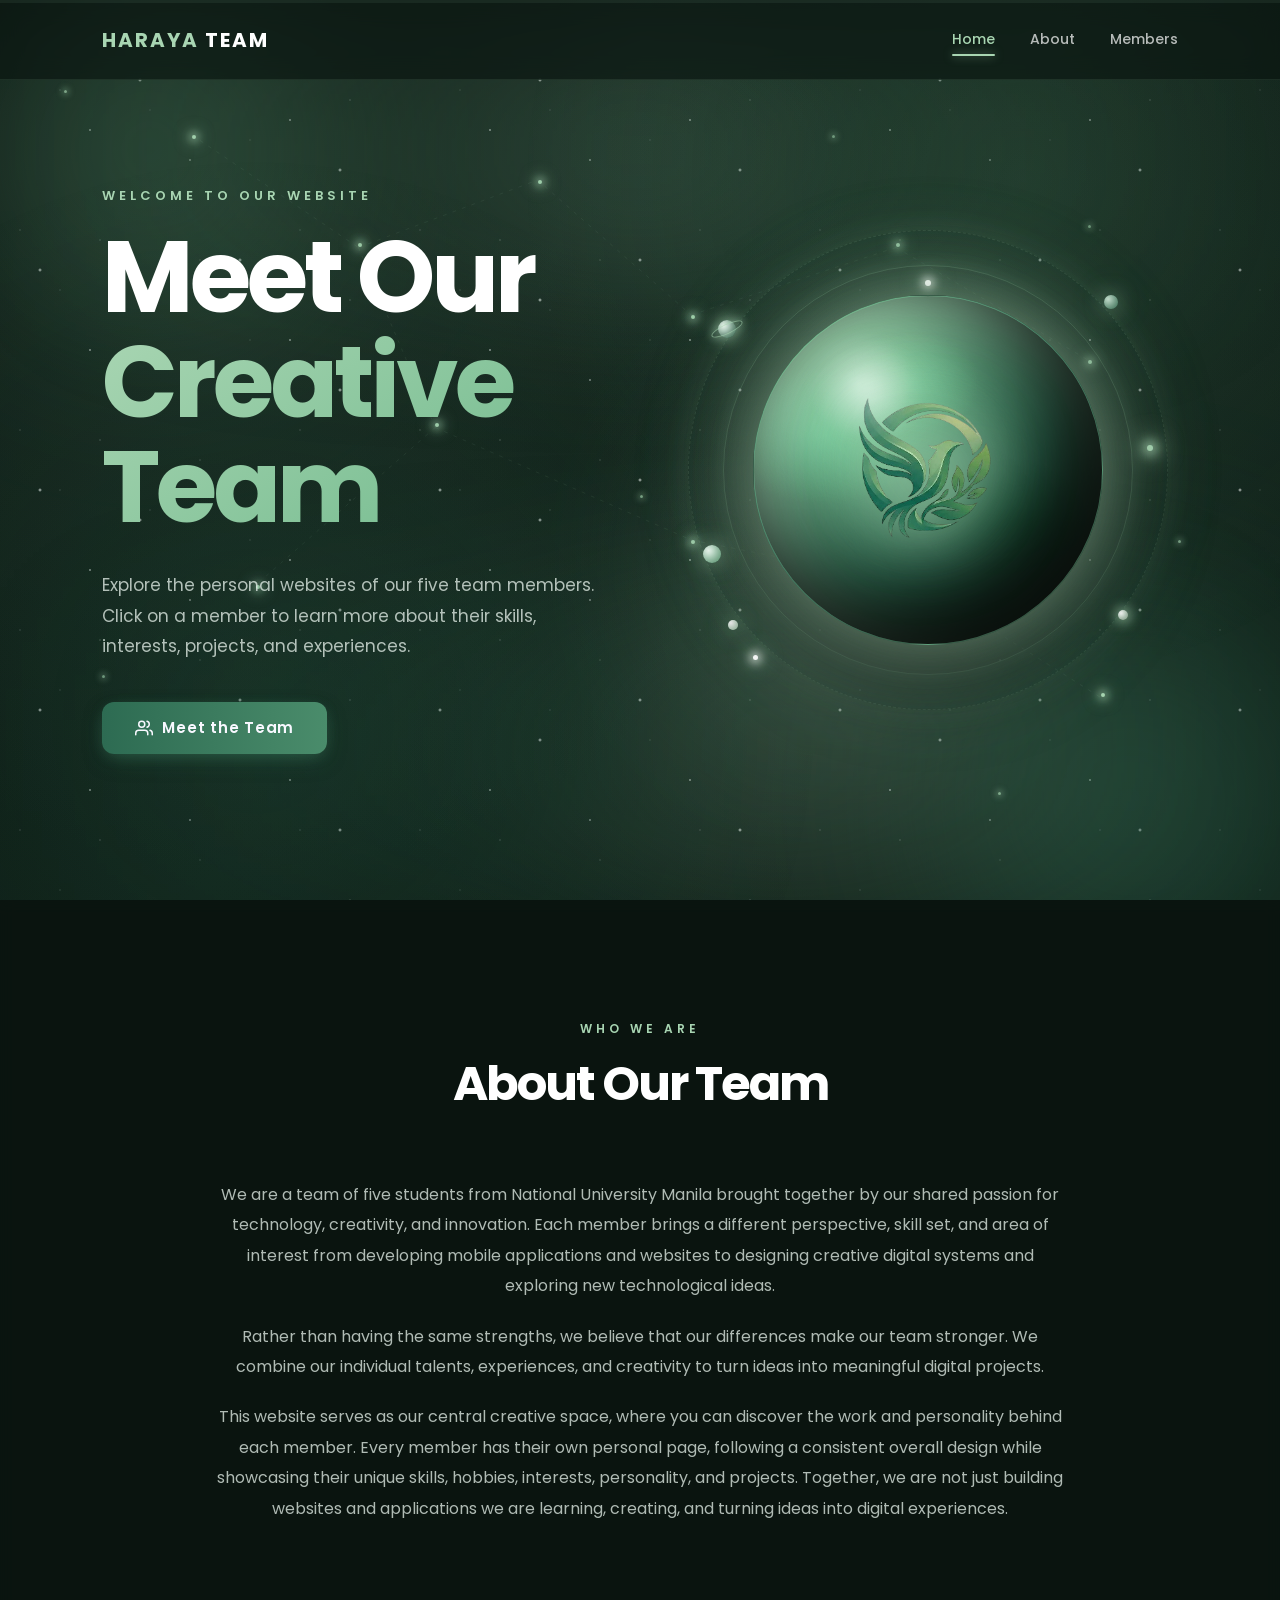
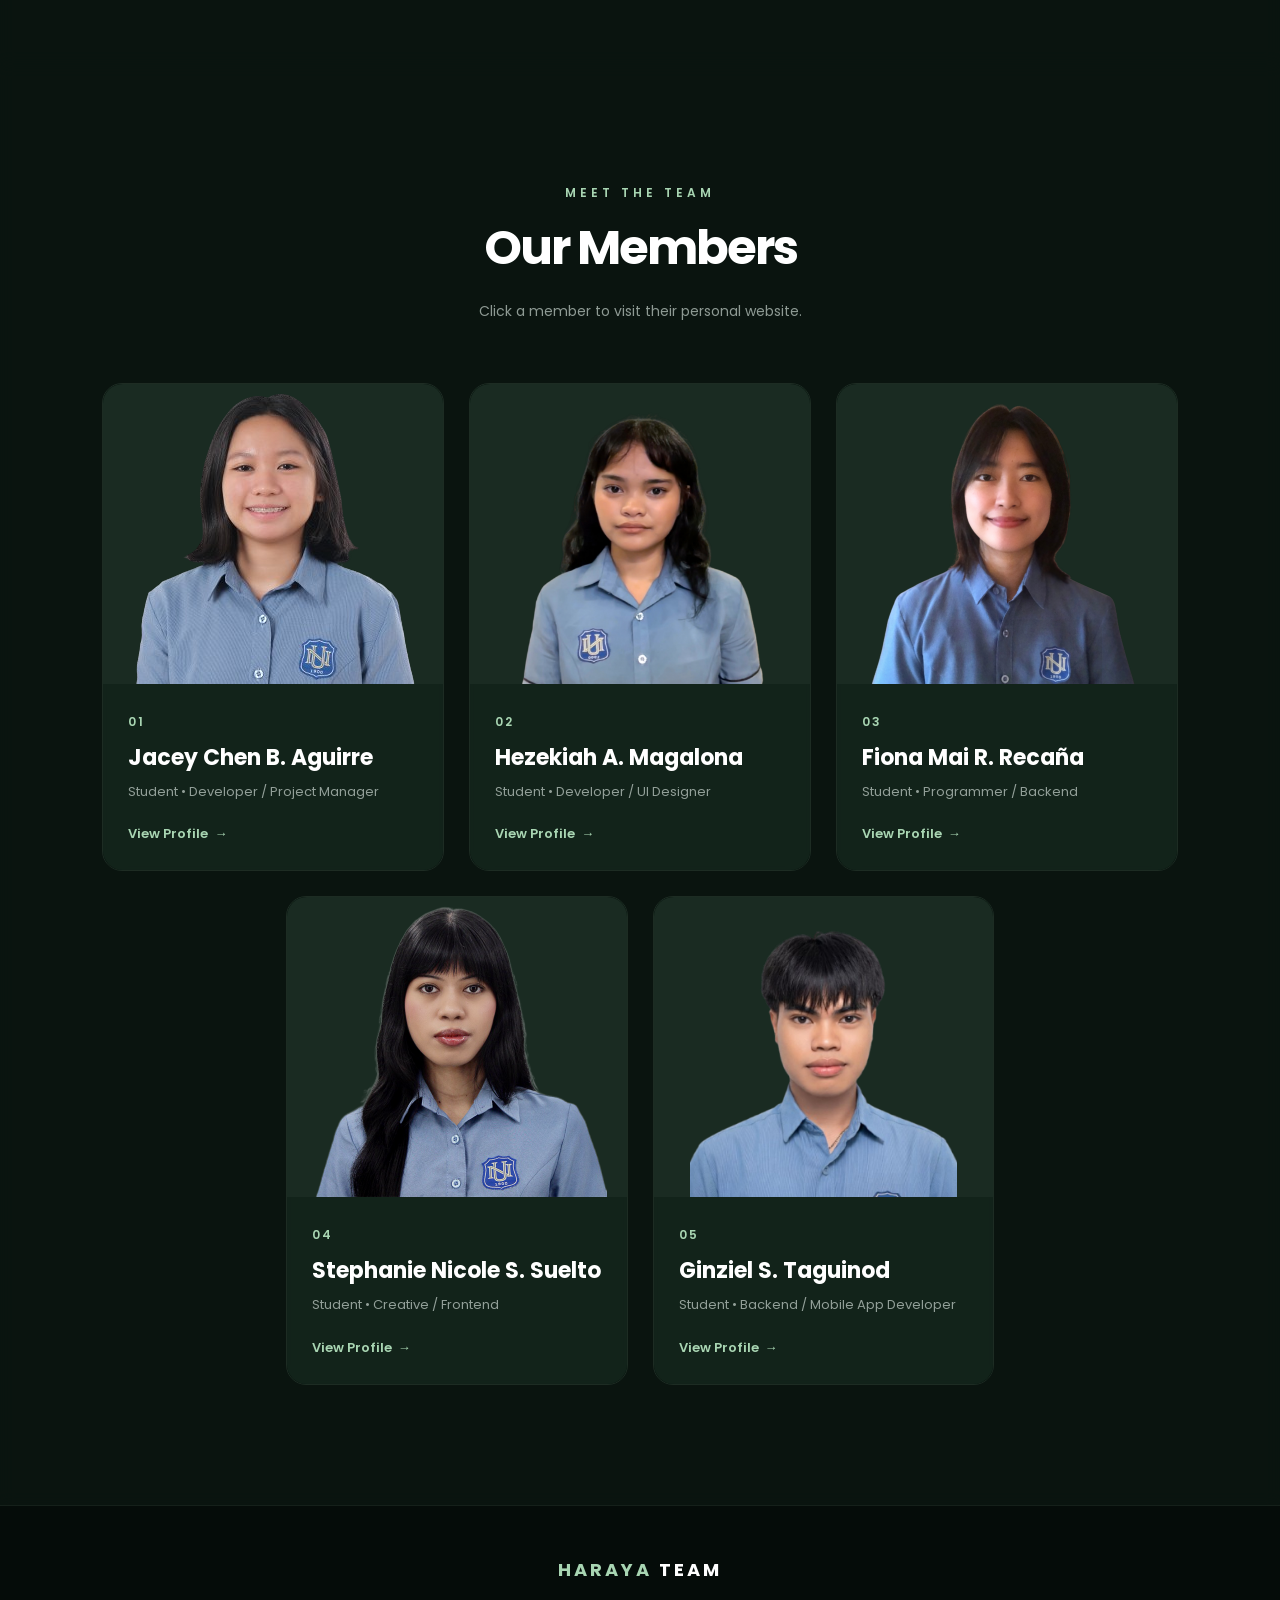
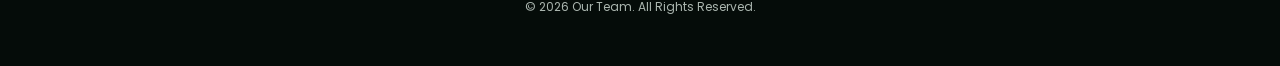
<file: index.html>
<!DOCTYPE html>
<html lang="en">
<head>
  <meta charset="UTF-8">
  <meta name="viewport" content="width=device-width, initial-scale=1.0">
  <meta name="description" content="Meet the Haraya Team — a group of students showcasing their personal portfolios.">
  <title>Haraya Team · Our Personal Websites</title>

  <!-- Google Font -->
  <link rel="preconnect" href="https://fonts.googleapis.com">
  <link rel="preconnect" href="https://fonts.gstatic.com" crossorigin>
  <link href="https://fonts.googleapis.com/css2?family=Poppins:wght@300;400;500;600;700&display=swap" rel="stylesheet">

  <!-- CSS -->
  <link rel="stylesheet" href="style.css">
</head>

<body>

<body>

  <!-- ================= LOADING SCREEN (BLUE → GREEN CROSSFADE) ================= -->
  <div class="loader" id="loader" aria-hidden="true">


    <!-- Green Layer (target theme — team page) -->
    <div class="loader-layer loader-layer-green">
      <div class="loader-content">
        <div class="loader-planet">
          <div class="loader-ring"></div>
          <div class="loader-ring"></div>
          <div class="loader-dot"></div>
        </div>
        <p class="loader-text">Welcome to Haraya Team</p>
        <div class="loader-progress">
          <div class="loader-progress-fill"></div>
        </div>
      </div>
    </div>

  </div>

  <!-- ================= CURSOR TRAIL CANVAS ================= -->
  <canvas class="cursor-trail" id="cursorTrail" aria-hidden="true"></canvas>



  <!-- ================= SCROLL PROGRESS BAR ================= -->
  <div class="scroll-progress" aria-hidden="true">
    <div class="scroll-progress-fill"></div>
  </div>

  <!-- ================= COSMIC BACKGROUND ================= -->
  <div class="cosmic-bg" aria-hidden="true">
    <div class="starfield starfield-far"></div>
    <div class="starfield starfield-near"></div>

    <div class="nebula nebula-1"></div>
    <div class="nebula nebula-2"></div>
    <div class="nebula nebula-3"></div>

    <svg class="constellation" viewBox="0 0 1000 800" preserveAspectRatio="none">
      <line x1="150" y1="120" x2="280" y2="220" />
      <line x1="280" y1="220" x2="420" y2="160" />
      <line x1="420" y1="160" x2="540" y2="280" />
      <line x1="540" y1="280" x2="700" y2="220" />
      <line x1="700" y1="220" x2="850" y2="320" />
      <line x1="280" y1="220" x2="340" y2="380" />
      <line x1="340" y1="380" x2="200" y2="520" />
      <line x1="340" y1="380" x2="540" y2="480" />
      <line x1="540" y1="480" x2="720" y2="520" />
      <line x1="720" y1="520" x2="860" y2="620" />
    </svg>

    <span class="constellation-node" style="top: 15%; left: 15%;"></span>
    <span class="constellation-node" style="top: 27%; left: 28%;"></span>
    <span class="constellation-node" style="top: 20%; left: 42%;"></span>
    <span class="constellation-node" style="top: 35%; left: 54%;"></span>
    <span class="constellation-node" style="top: 27%; left: 70%;"></span>
    <span class="constellation-node" style="top: 40%; left: 85%;"></span>
    <span class="constellation-node" style="top: 47%; left: 34%;"></span>
    <span class="constellation-node" style="top: 65%; left: 20%;"></span>
    <span class="constellation-node" style="top: 60%; left: 54%;"></span>
    <span class="constellation-node" style="top: 65%; left: 72%;"></span>
    <span class="constellation-node" style="top: 77%; left: 86%;"></span>

    <span class="cosmic-dust dust-1"></span>
    <span class="cosmic-dust dust-2"></span>
    <span class="cosmic-dust dust-3"></span>
    <span class="cosmic-dust dust-4"></span>
    <span class="cosmic-dust dust-5"></span>
    <span class="cosmic-dust dust-6"></span>
    <span class="cosmic-dust dust-7"></span>
    <span class="cosmic-dust dust-8"></span>

    <div class="shooting-star shooting-1"></div>
    <div class="shooting-star shooting-2"></div>
    <div class="shooting-star shooting-3"></div>

    <div class="aurora aurora-1"></div>
    <div class="aurora aurora-2"></div>
  </div>


  <!-- ================= NAVBAR ================= -->
  <header class="navbar">
    <a href="#home" class="logo">
      <span>HARAYA</span> TEAM
    </a>

    <nav aria-label="Main navigation">
      <a href="#home" data-section="home">Home</a>
      <a href="#about" data-section="about">About</a>
      <a href="#members" data-section="members">Members</a>
    </nav>
  </header>


  <!-- ================= HERO ================= -->
  <section id="home" class="hero">
    <div class="hero-content">
      <p class="small-title">Welcome to our website</p>
      <h1>
        Meet Our
        <span>Creative Team</span>
      </h1>
      <p class="hero-description">
        Explore the personal websites of our five team members.
        Click on a member to learn more about their skills,
        interests, projects, and experiences.
      </p>
      <a href="#members" class="cssbuttons-io">
        <svg xmlns="http://www.w3.org/2000/svg" viewBox="0 0 24 24" fill="none" stroke="currentColor" stroke-width="2" stroke-linecap="round" stroke-linejoin="round">
          <path d="M17 21v-2a4 4 0 0 0-4-4H5a4 4 0 0 0-4 4v2"></path>
          <circle cx="9" cy="7" r="4"></circle>
          <path d="M23 21v-2a4 4 0 0 0-3-3.87"></path>
          <path d="M16 3.13a4 4 0 0 1 0 7.75"></path>
        </svg>
        <span>Meet the Team</span>
      </a>
    </div>

    <div class="hero-visual">
      <div class="cosmic-glow" aria-hidden="true"></div>

      <div class="image-orbit orbit-1"></div>
      <div class="image-orbit orbit-2"></div>

      <div class="orbit-star star-1" aria-hidden="true"></div>
      <div class="orbit-star star-2" aria-hidden="true"></div>
      <div class="orbit-star star-3" aria-hidden="true"></div>

      <div class="mini-planet planet-1" aria-hidden="true"></div>
      <div class="mini-planet planet-2" aria-hidden="true"></div>

      <div class="logo-container">
        <img src="images/haraya.png" alt="Haraya Team Logo">
      </div>

      <div class="floating-shape shape-1"></div>
      <div class="floating-shape shape-2"></div>
      <div class="floating-shape shape-3"></div>
    </div>
  </section>


  <!-- ================= ABOUT ================= -->
  <section id="about" class="about">
    <div class="section-title">
      <p>Who we are</p>
      <h2>About Our Team</h2>
    </div>

    <div class="about-content">
      <p>
        We are a team of five students from National University Manila
        brought together by our shared passion for technology, creativity, and innovation.
        Each member brings a different perspective, skill set, and area of interest from
        developing mobile applications and websites to designing
        creative digital systems and exploring new technological ideas.
        </p>

        <p>
        Rather than having the same strengths, we believe that our differences
        make our team stronger. We combine our individual
        talents, experiences, and creativity to turn ideas into meaningful digital projects.
      </p>
      <p>
        This website serves as our central creative space, where you can discover
        the work and personality behind each member. Every member
        has their own personal page, following a consistent overall design
        while showcasing their unique skills, hobbies, interests, personality, and projects.
        Together, we are not just building websites and applications 
        we are learning, creating, and turning ideas into digital experiences.
      </p>
    </div>
  </section>


  <!-- ================= MEMBERS ================= -->
  <section id="members" class="members">
    <div class="section-title">
      <p>Meet the team</p>
      <h2>Our Members</h2>
      <span>Click a member to visit their personal website.</span>
    </div>

    <div class="member-grid">

      <!-- PERSON 1 -->
      <a href="Jacey/index.html" class="member-card">
        <span class="star star-1" aria-hidden="true"></span>
        <span class="star star-2" aria-hidden="true"></span>
        <span class="star star-3" aria-hidden="true"></span>
        <span class="star star-4" aria-hidden="true"></span>

        <div class="member-card-inner">
          <div class="member-image">
            <img src="images/Jacey.png" alt="Jacey Chen B. Aguirre">
          </div>
          <div class="member-info">
            <span class="member-number">01</span>
            <h3>Jacey Chen B. Aguirre</h3>
            <p>Student • Developer / Project Manager</p>
            <span class="view-profile">
              View Profile <span aria-hidden="true">→</span>
            </span>
          </div>
        </div>
      </a>

      <!-- PERSON 2 -->
      <a href="Hezekiah/index.html" class="member-card">
        <span class="star star-1" aria-hidden="true"></span>
        <span class="star star-2" aria-hidden="true"></span>
        <span class="star star-3" aria-hidden="true"></span>
        <span class="star star-4" aria-hidden="true"></span>

        <div class="member-card-inner">
          <div class="member-image">
            <img src="images/magalona/hezekiah.png" alt="Hezekiah A. Magalona">
          </div>
          <div class="member-info">
            <span class="member-number">02</span>
            <h3>Hezekiah A. Magalona</h3>
            <p>Student • Developer / UI Designer</p>
            <span class="view-profile">
              View Profile <span aria-hidden="true">→</span>
            </span>
          </div>
        </div>
      </a>

      <!-- PERSON 3 -->
      <a href="Fiona/index.html" class="member-card">
        <span class="star star-1" aria-hidden="true"></span>
        <span class="star star-2" aria-hidden="true"></span>
        <span class="star star-3" aria-hidden="true"></span>
        <span class="star star-4" aria-hidden="true"></span>

        <div class="member-card-inner">
          <div class="member-image">
            <img src="images/Fiona.png" alt="Fiona Mai R. Recaña">
          </div>
          <div class="member-info">
            <span class="member-number">03</span>
            <h3>Fiona Mai R. Recaña</h3>
            <p>Student • Programmer / Backend</p>
            <span class="view-profile">
              View Profile <span aria-hidden="true">→</span>
            </span>
          </div>
        </div>
      </a>

      <!-- PERSON 4 -->
      <a href="stephanie/index.html" class="member-card">
        <span class="star star-1" aria-hidden="true"></span>
        <span class="star star-2" aria-hidden="true"></span>
        <span class="star star-3" aria-hidden="true"></span>
        <span class="star star-4" aria-hidden="true"></span>

        <div class="member-card-inner">
          <div class="member-image">
            <img src="images/sue/snss.png" alt="Stephanie Nicole S. Suelto">
          </div>
          <div class="member-info">
            <span class="member-number">04</span>
            <h3>Stephanie Nicole S. Suelto</h3>
            <p>Student • Creative / Frontend</p>
            <span class="view-profile">
              View Profile <span aria-hidden="true">→</span>
            </span>
          </div>
        </div>
      </a>

      <!-- PERSON 5 -->
      <a href="ginziel/index.html" class="member-card">
        <span class="star star-1" aria-hidden="true"></span>
        <span class="star star-2" aria-hidden="true"></span>
        <span class="star star-3" aria-hidden="true"></span>
        <span class="star star-4" aria-hidden="true"></span>

        <div class="member-card-inner">
          <div class="member-image">
            <img src="images/ginziel.png" alt="Ginziel S. Taguinod">
          </div>
          <div class="member-info">
            <span class="member-number">05</span>
            <h3>Ginziel S. Taguinod</h3>
            <p>Student • Backend / Mobile App Developer</p>
            <span class="view-profile">
              View Profile <span aria-hidden="true">→</span>
            </span>
          </div>
        </div>
      </a>

    </div>
  </section>


  <!-- ================= FOOTER ================= -->
  <footer>
    <div class="footer-logo">
      <span>HARAYA</span> TEAM
    </div>
    <p>© 2026 Our Team. All Rights Reserved.</p>
  </footer>


  <!-- ================= SCRIPTS ================= -->
  <script>
    /* ============ 1. LOADING SCREEN ============ */
    (function () {
      const loader = document.getElementById('loader');
      if (!loader) return;

      const startTime = Date.now();

      window.addEventListener('load', function () {
        const elapsed = Date.now() - startTime;
        const remaining = Math.max(0, 1200 - elapsed);

        setTimeout(function () {
          loader.classList.add('loaded');
          document.body.classList.add('loaded');

          setTimeout(function () {
            loader.style.display = 'none';
          }, 800);
        }, remaining);
      });

      setTimeout(function () {
        if (!loader.classList.contains('loaded')) {
          loader.classList.add('loaded');
          document.body.classList.add('loaded');
          setTimeout(function () {
            loader.style.display = 'none';
          }, 800);
        }
      }, 4000);
    })();


    /* ============ 2. CURSOR TRAIL (cosmic line) ============ */
    (function () {
      const canvas = document.getElementById('cursorTrail');
      if (!canvas) return;

      const hasHover = window.matchMedia('(hover: hover) and (pointer: fine)').matches;
      if (!hasHover) {
        canvas.style.display = 'none';
        return;
      }

      const ctx = canvas.getContext('2d');
      let width = 0;
      let height = 0;
      let dpr = window.devicePixelRatio || 1;

      function resize() {
        width = window.innerWidth;
        height = window.innerHeight;
        canvas.width = width * dpr;
        canvas.height = height * dpr;
        canvas.style.width = width + 'px';
        canvas.style.height = height + 'px';
        ctx.scale(dpr, dpr);
      }
      resize();
      window.addEventListener('resize', resize);

      const trail = [];
      const MAX_LENGTH = 30;
      const FADE_SPEED = 0.03;

      let mouseX = 0;
      let mouseY = 0;
      let lastMouseX = 0;
      let lastMouseY = 0;

      document.addEventListener('mousemove', function (e) {
        mouseX = e.clientX;
        mouseY = e.clientY;

        const dx = mouseX - lastMouseX;
        const dy = mouseY - lastMouseY;
        const dist = Math.sqrt(dx * dx + dy * dy);

        if (dist > 2) {
          trail.push({
            x: mouseX,
            y: mouseY,
            life: 1,
            size: Math.min(6, 2 + dist * 0.15)
          });

          if (trail.length > MAX_LENGTH) {
            trail.shift();
          }

          lastMouseX = mouseX;
          lastMouseY = mouseY;
        }
      });

      function draw() {
        ctx.clearRect(0, 0, width, height);

        for (let i = trail.length - 1; i >= 0; i--) {
          const point = trail[i];
          point.life -= FADE_SPEED;

          if (point.life <= 0) {
            trail.splice(i, 1);
            continue;
          }

          const alpha = point.life;
          const size = point.size * point.life;

          const gradient = ctx.createRadialGradient(
            point.x, point.y, 0,
            point.x, point.y, size * 3
          );
          gradient.addColorStop(0, `rgba(168, 213, 178, ${alpha * 0.9})`);
          gradient.addColorStop(0.4, `rgba(109, 184, 138, ${alpha * 0.5})`);
          gradient.addColorStop(1, 'rgba(74, 140, 107, 0)');

          ctx.beginPath();
          ctx.fillStyle = gradient;
          ctx.arc(point.x, point.y, size * 3, 0, Math.PI * 2);
          ctx.fill();

          ctx.beginPath();
          ctx.fillStyle = `rgba(255, 255, 255, ${alpha * 0.8})`;
          ctx.arc(point.x, point.y, size * 0.6, 0, Math.PI * 2);
          ctx.fill();
        }

        if (trail.length > 1) {
          ctx.beginPath();
          ctx.moveTo(trail[0].x, trail[0].y);

          for (let i = 1; i < trail.length; i++) {
            const p = trail[i];
            const prev = trail[i - 1];
            const midX = (p.x + prev.x) / 2;
            const midY = (p.y + prev.y) / 2;
            ctx.quadraticCurveTo(prev.x, prev.y, midX, midY);
          }

          const last = trail[trail.length - 1];
          const first = trail[0];
          const lineGradient = ctx.createLinearGradient(
            first.x, first.y, last.x, last.y
          );
          lineGradient.addColorStop(0, 'rgba(168, 213, 178, 0)');
          lineGradient.addColorStop(0.5, 'rgba(168, 213, 178, 0.3)');
          lineGradient.addColorStop(1, 'rgba(168, 213, 178, 0)');

          ctx.strokeStyle = lineGradient;
          ctx.lineWidth = 1.5;
          ctx.lineCap = 'round';
          ctx.stroke();
        }

        requestAnimationFrame(draw);
      }

      draw();
    })();


    /* ============ 3. NAVBAR AUTO-HIDE ============ */
    (function () {
      const navbar = document.querySelector('.navbar');
      if (!navbar) return;

      let lastScrollY = window.scrollY;
      let isHoveringTop = false;
      let ticking = false;
      const SCROLL_THRESHOLD = 80;

      document.addEventListener('mousemove', function (e) {
        const isInTopZone = e.clientY < 100;
        if (isInTopZone !== isHoveringTop) {
          isHoveringTop = isInTopZone;
          updateNavbar();
        }
      });

      window.addEventListener('scroll', function () {
        if (!ticking) {
          window.requestAnimationFrame(function () {
            updateNavbar();
            ticking = false;
          });
          ticking = true;
        }
      });

      function updateNavbar() {
        const currentScrollY = window.scrollY;

        if (currentScrollY < SCROLL_THRESHOLD) {
          navbar.classList.remove('navbar-hidden');
          lastScrollY = currentScrollY;
          return;
        }

        if (isHoveringTop) {
          navbar.classList.remove('navbar-hidden');
          lastScrollY = currentScrollY;
          return;
        }

        if (currentScrollY > lastScrollY) {
          navbar.classList.add('navbar-hidden');
        } else {
          navbar.classList.remove('navbar-hidden');
        }

        lastScrollY = currentScrollY;
      }
    })();


    /* ============ 4. SCROLL PROGRESS BAR ============ */
    (function () {
      const progressFill = document.querySelector('.scroll-progress-fill');
      if (!progressFill) return;

      let ticking = false;

      function updateProgress() {
        const scrollTop = window.scrollY;
        const docHeight = document.documentElement.scrollHeight - window.innerHeight;
        const percent = docHeight > 0 ? (scrollTop / docHeight) * 100 : 0;
        progressFill.style.width = percent + '%';
        ticking = false;
      }

      window.addEventListener('scroll', function () {
        if (!ticking) {
          window.requestAnimationFrame(updateProgress);
          ticking = true;
        }
      });

      updateProgress();
    })();


    /* ============ 5. ACTIVE SECTION HIGHLIGHT ============ */
    (function () {
      const navLinks = document.querySelectorAll('.navbar nav a[data-section]');
      const sections = document.querySelectorAll('section[id]');
      if (!navLinks.length || !sections.length) return;

      const observer = new IntersectionObserver(function (entries) {
        entries.forEach(function (entry) {
          if (entry.isIntersecting) {
            const id = entry.target.getAttribute('id');
            navLinks.forEach(function (link) {
              link.classList.toggle('active', link.dataset.section === id);
            });
          }
        });
      }, {
        rootMargin: '-45% 0px -45% 0px',
        threshold: 0
      });

      sections.forEach(function (section) {
        observer.observe(section);
      });
    })();
  </script>

</body>
</html>
</file>
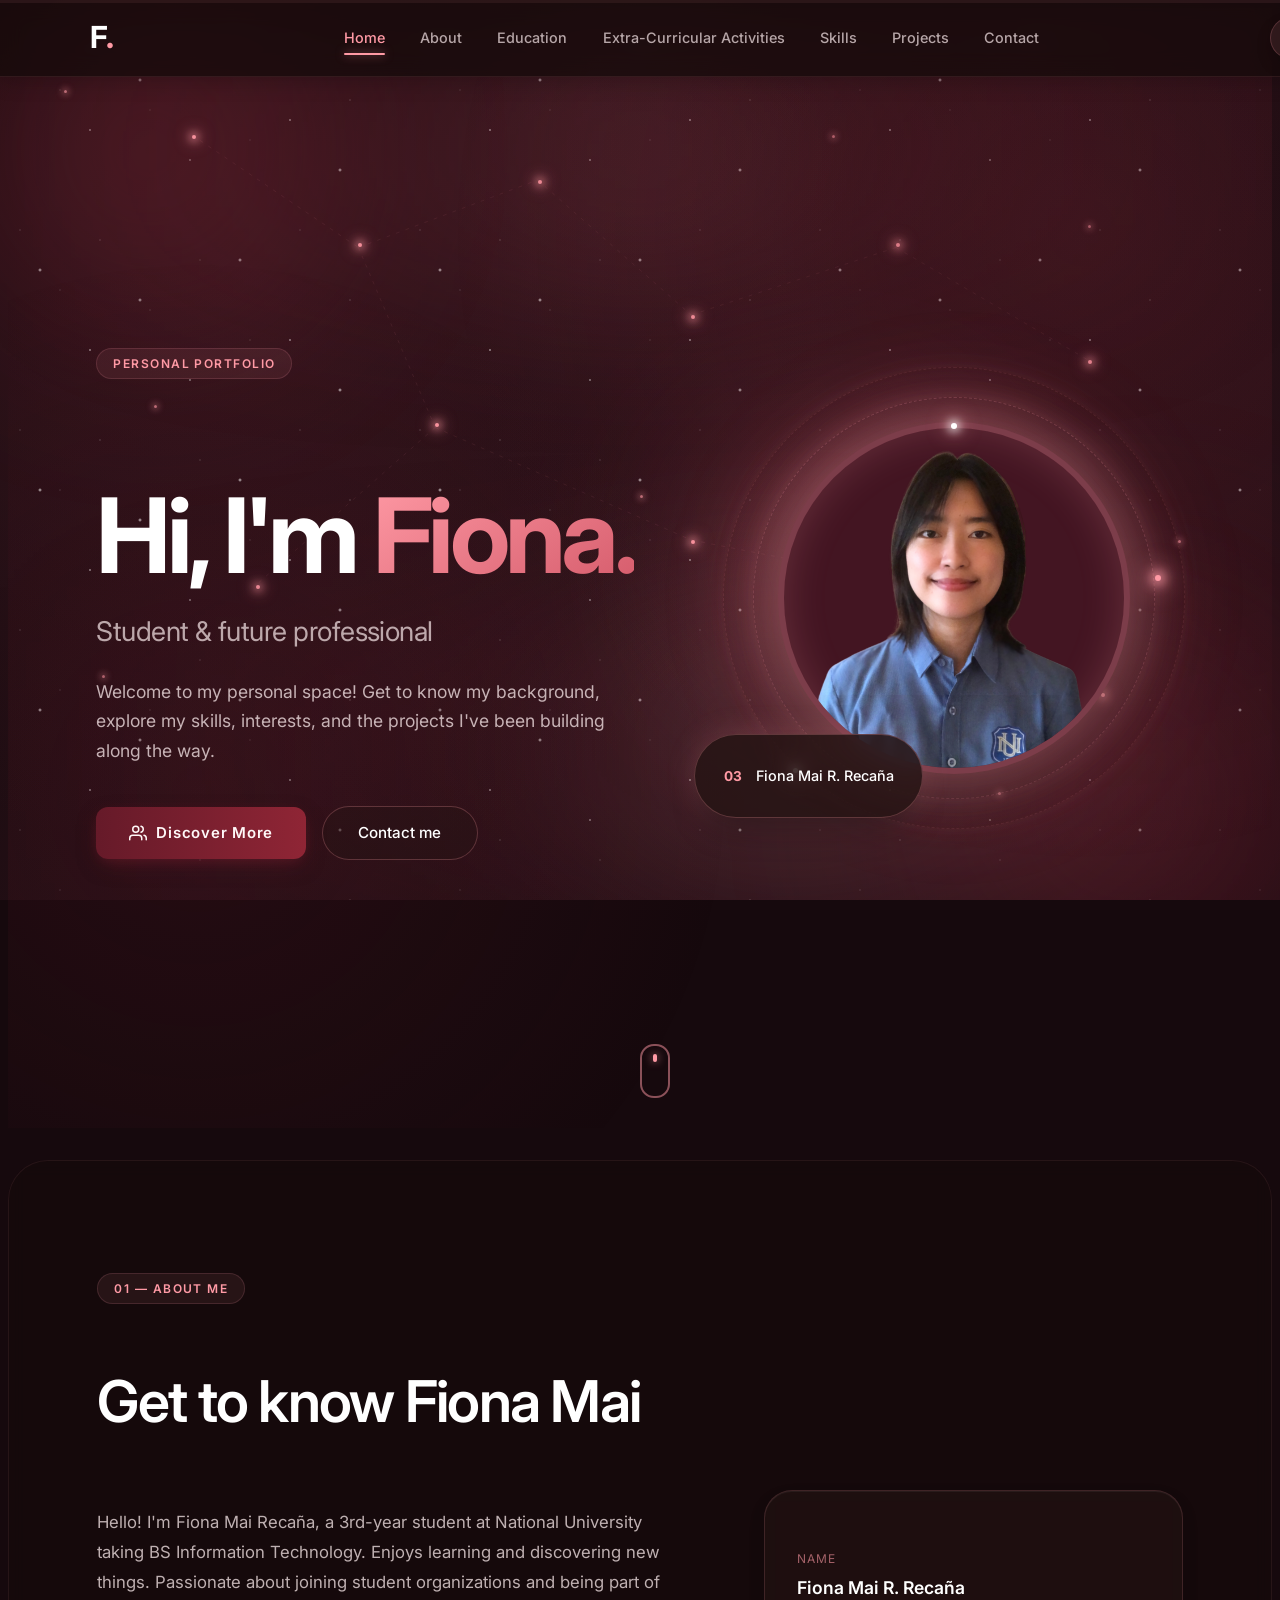
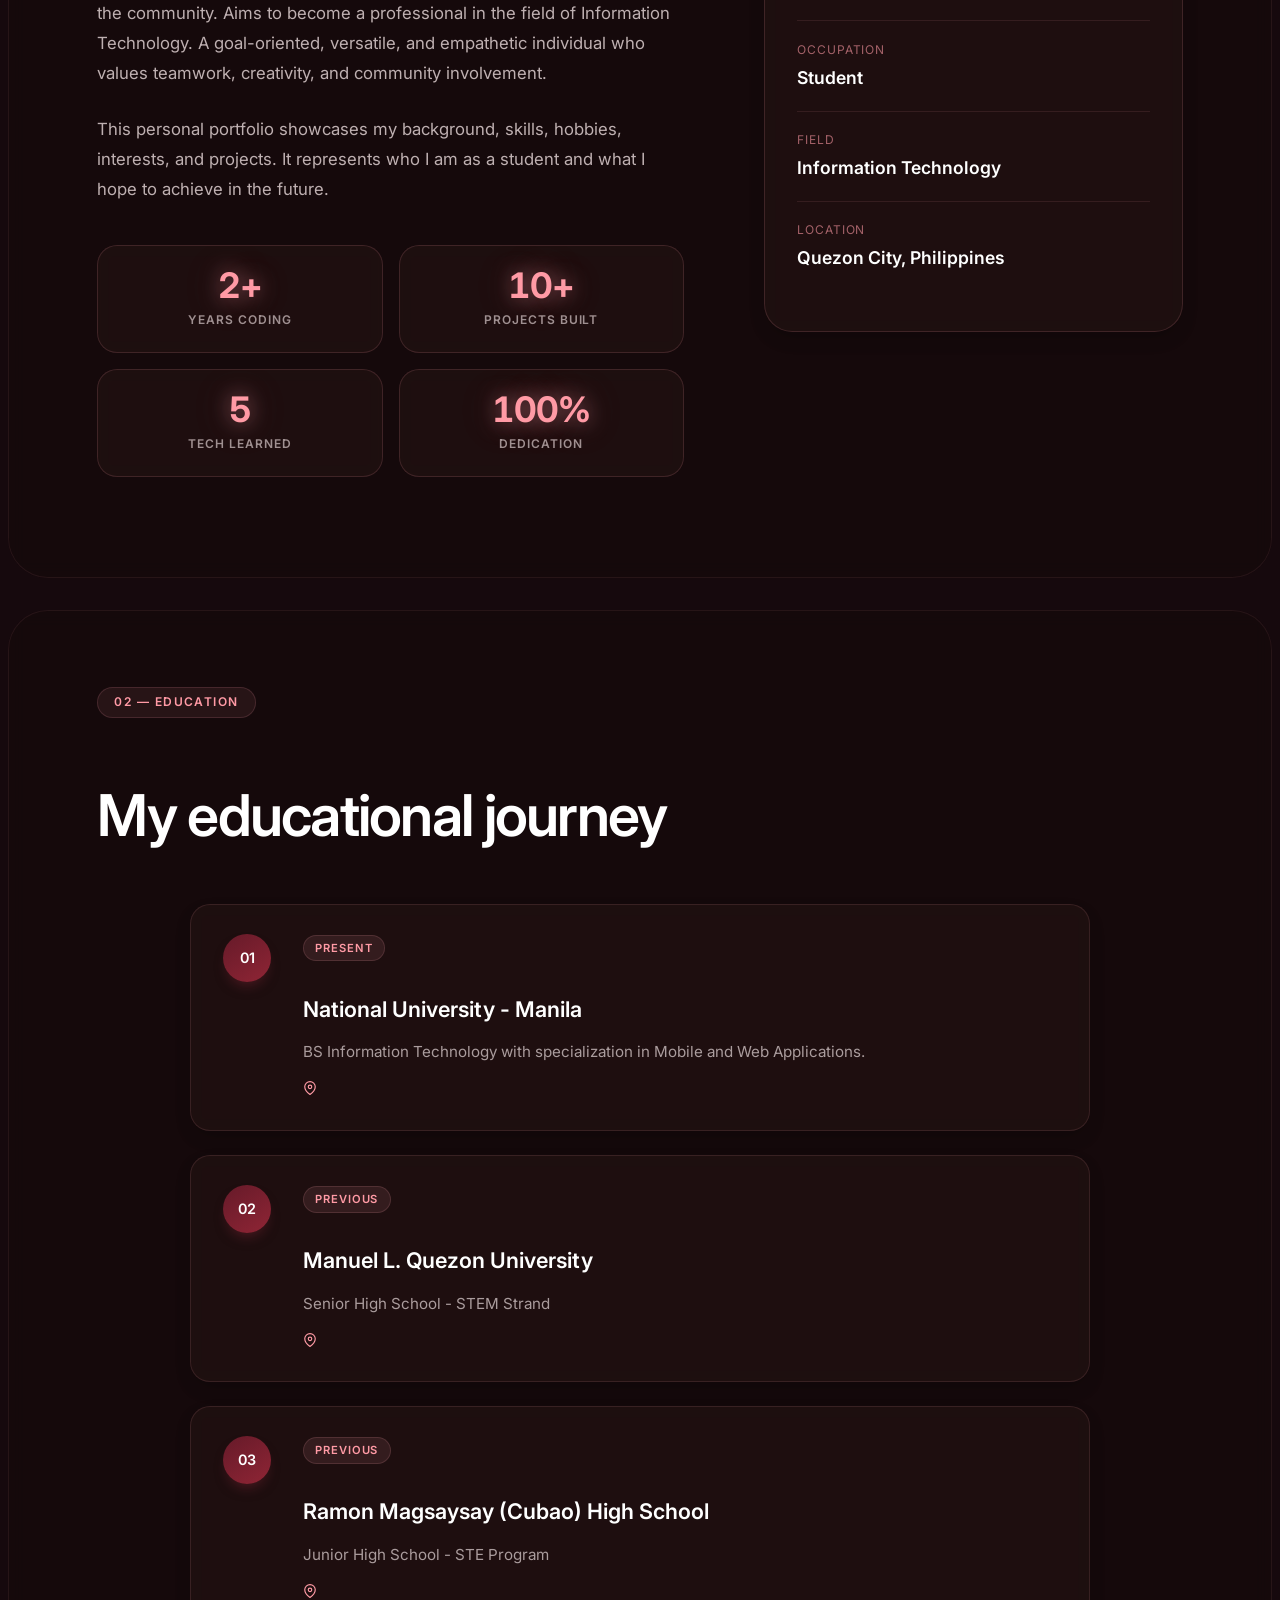
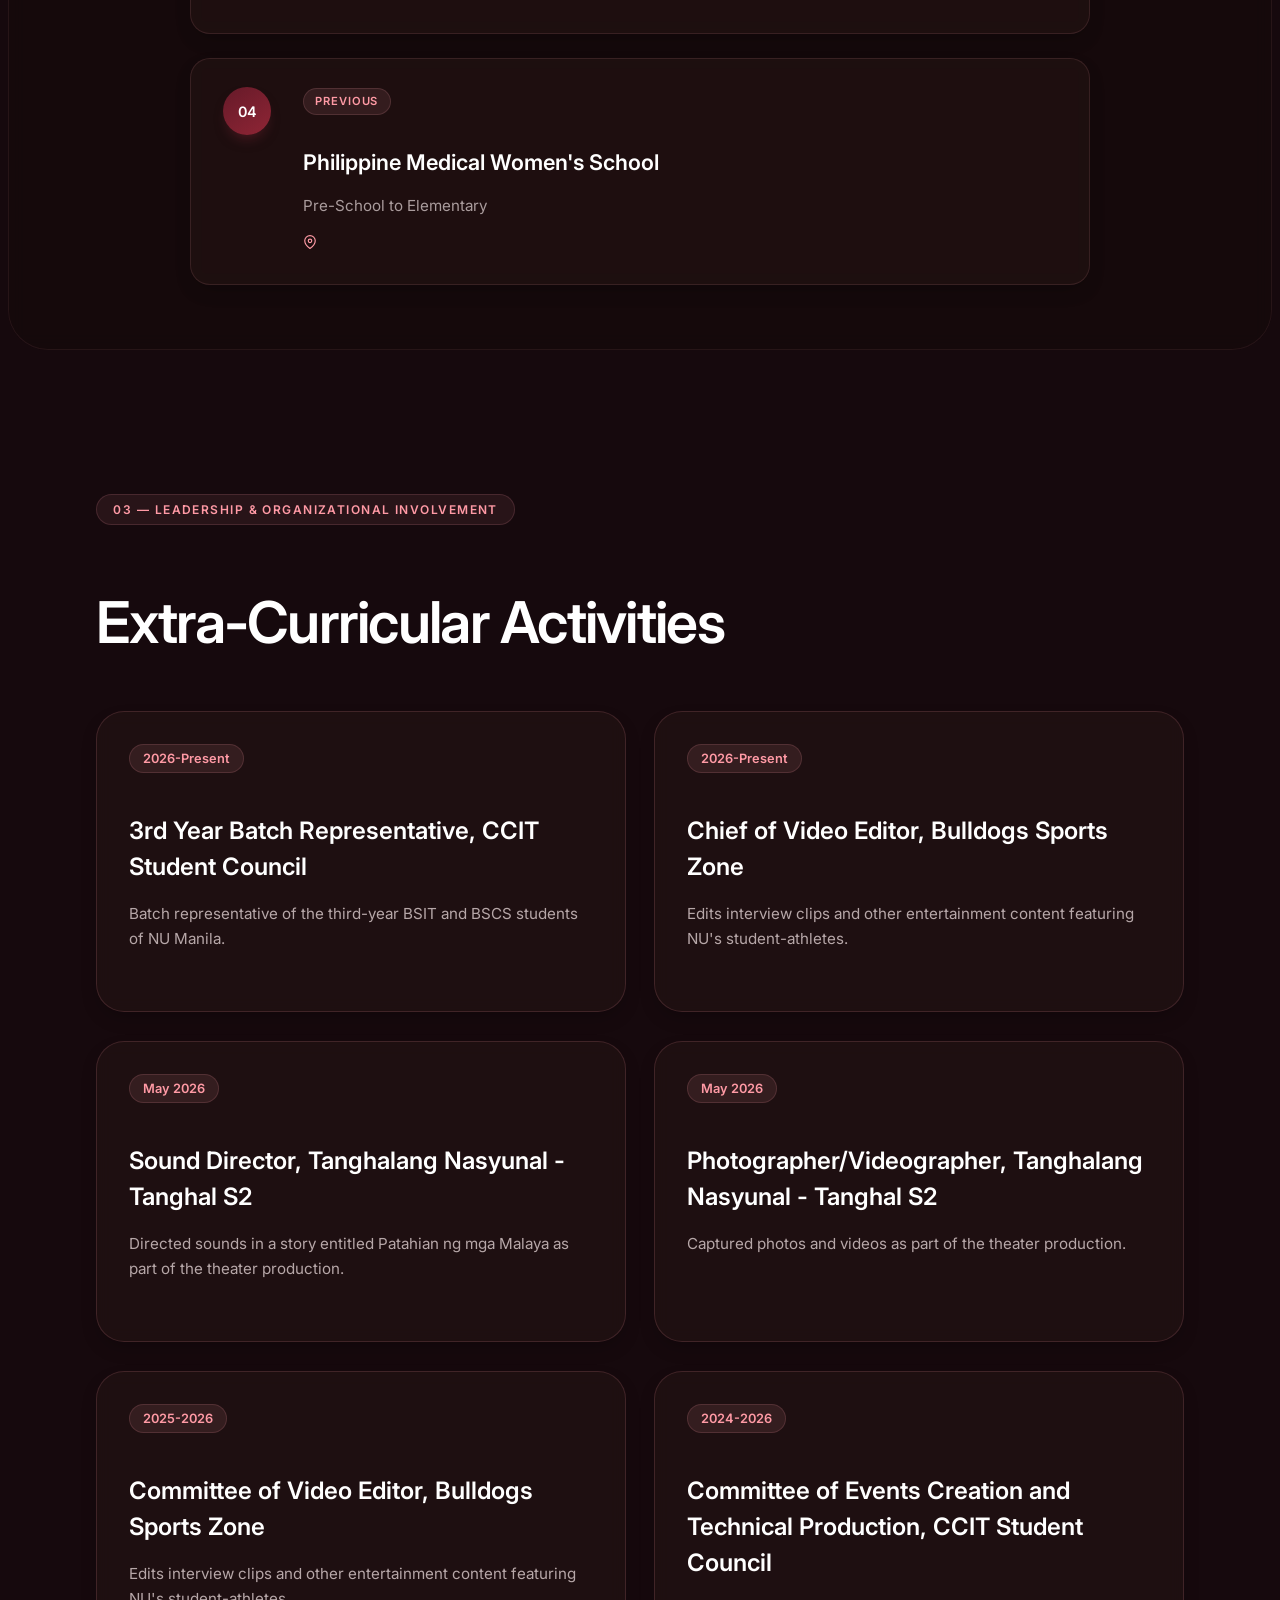
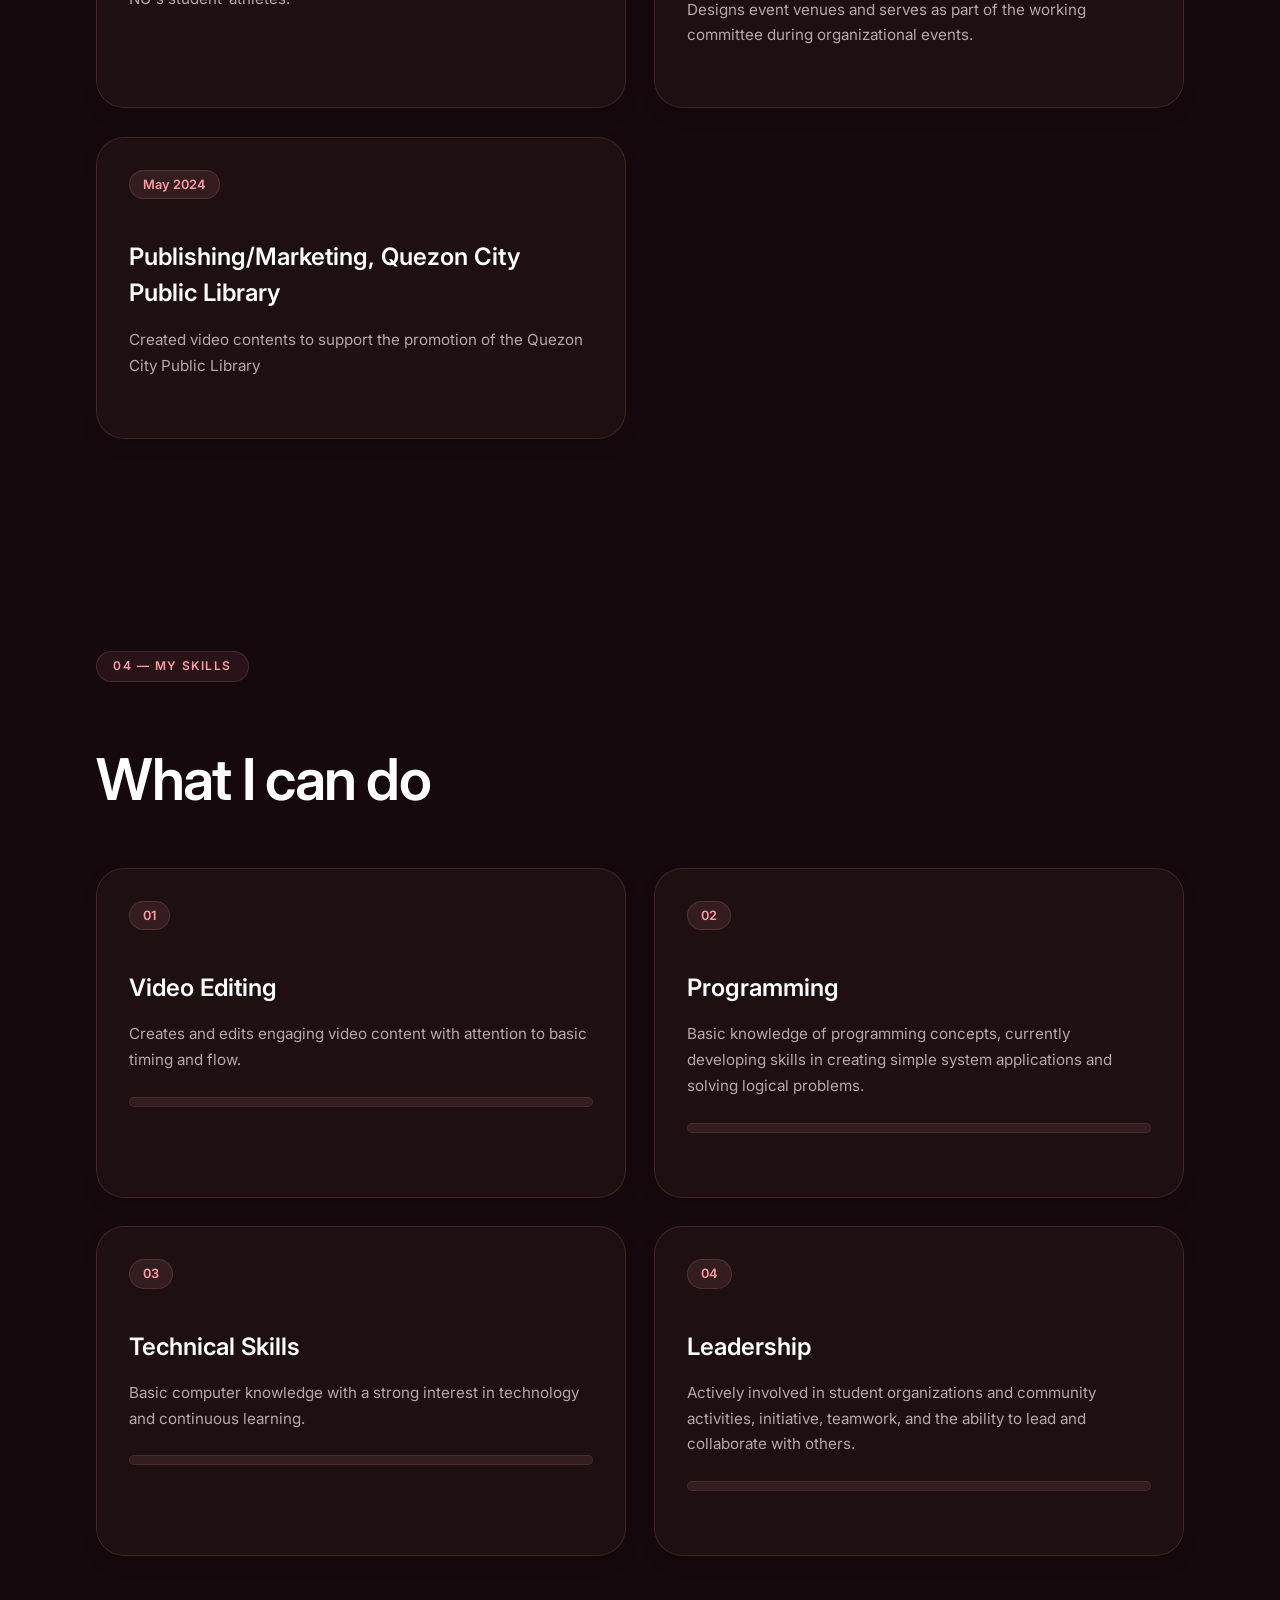
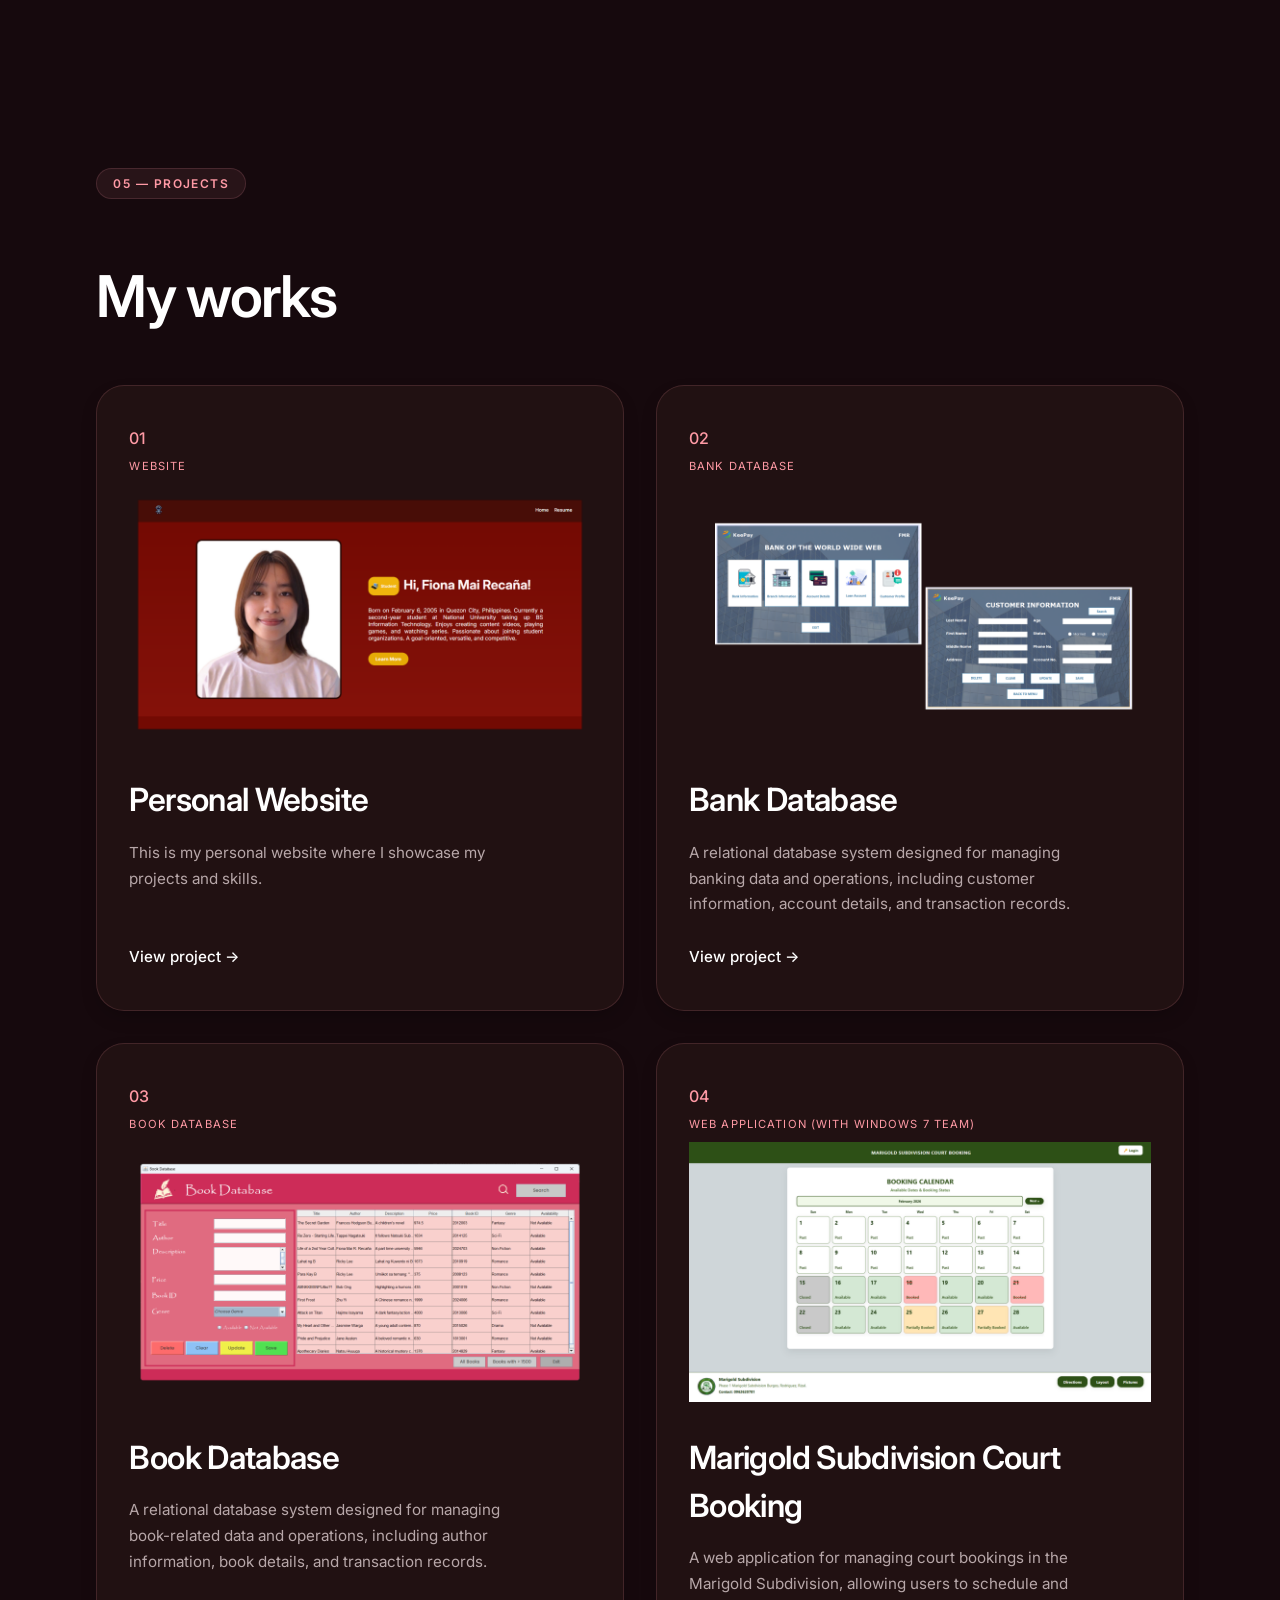
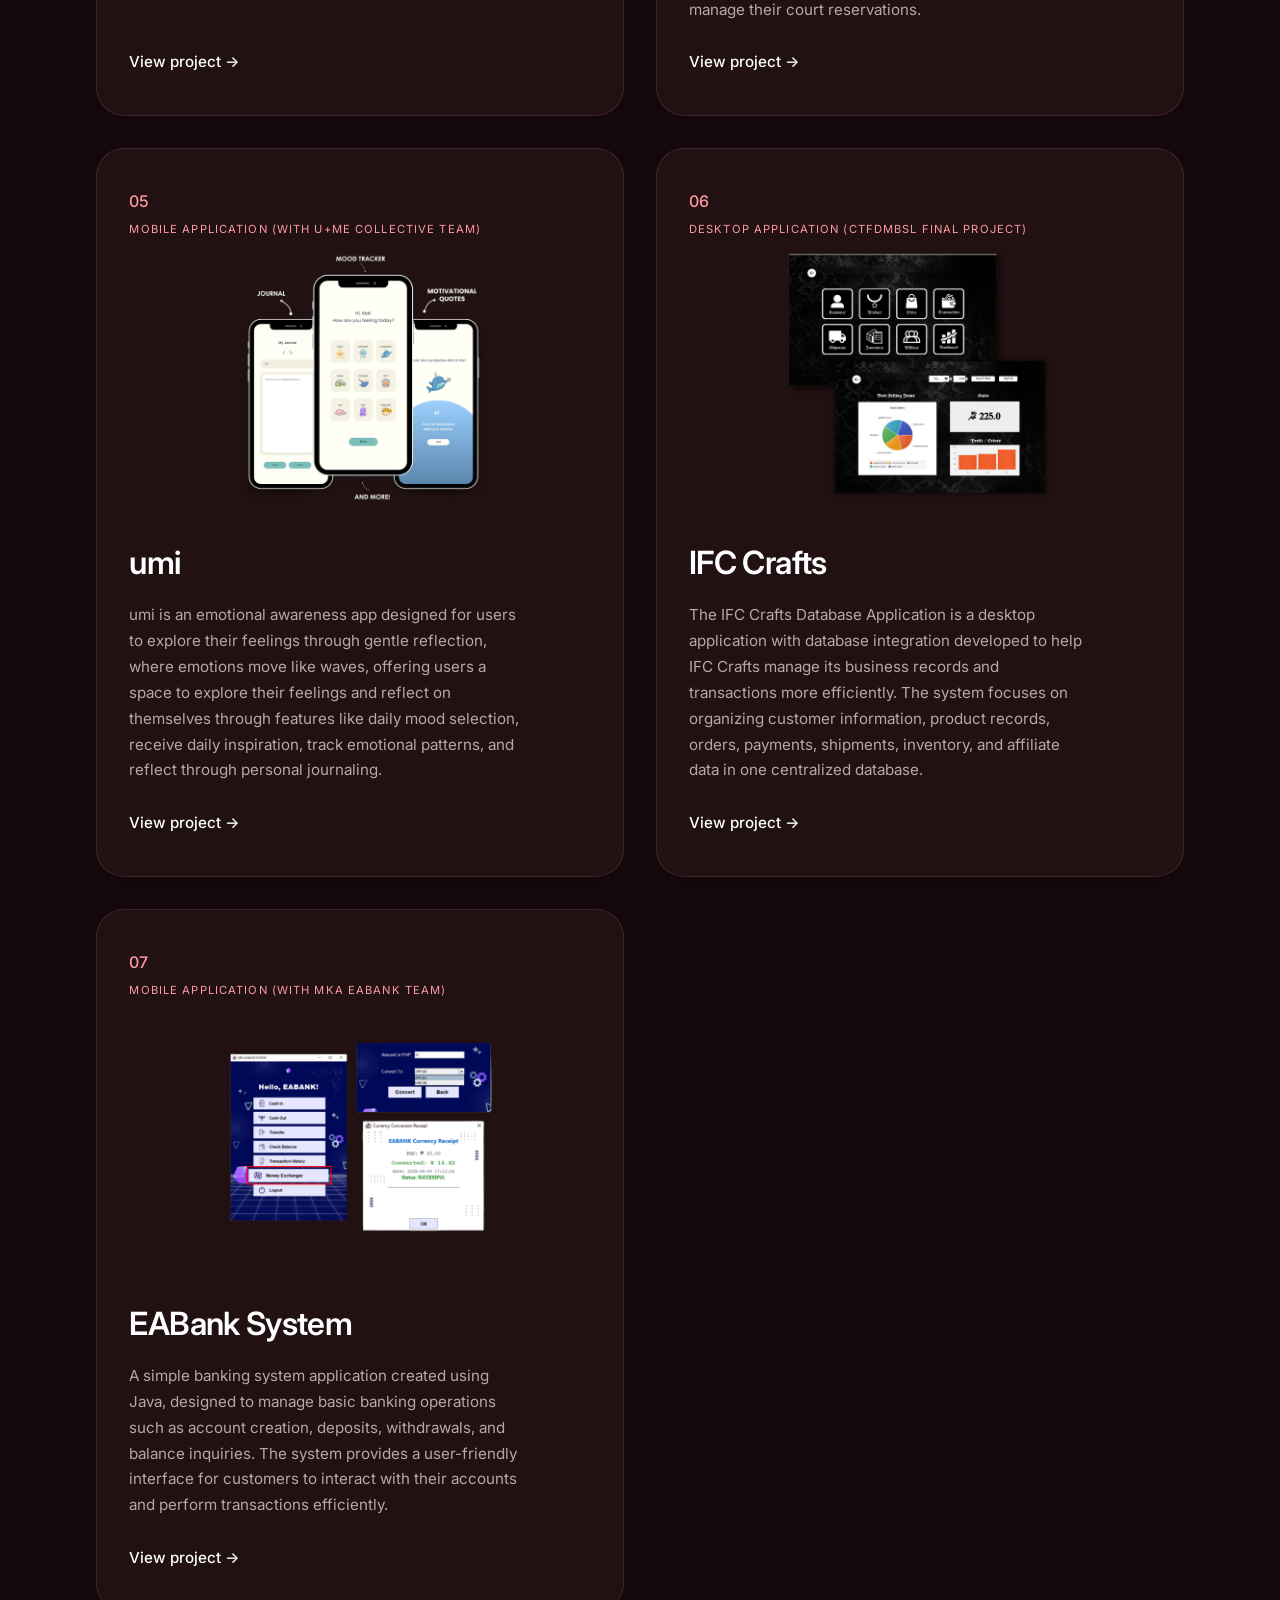
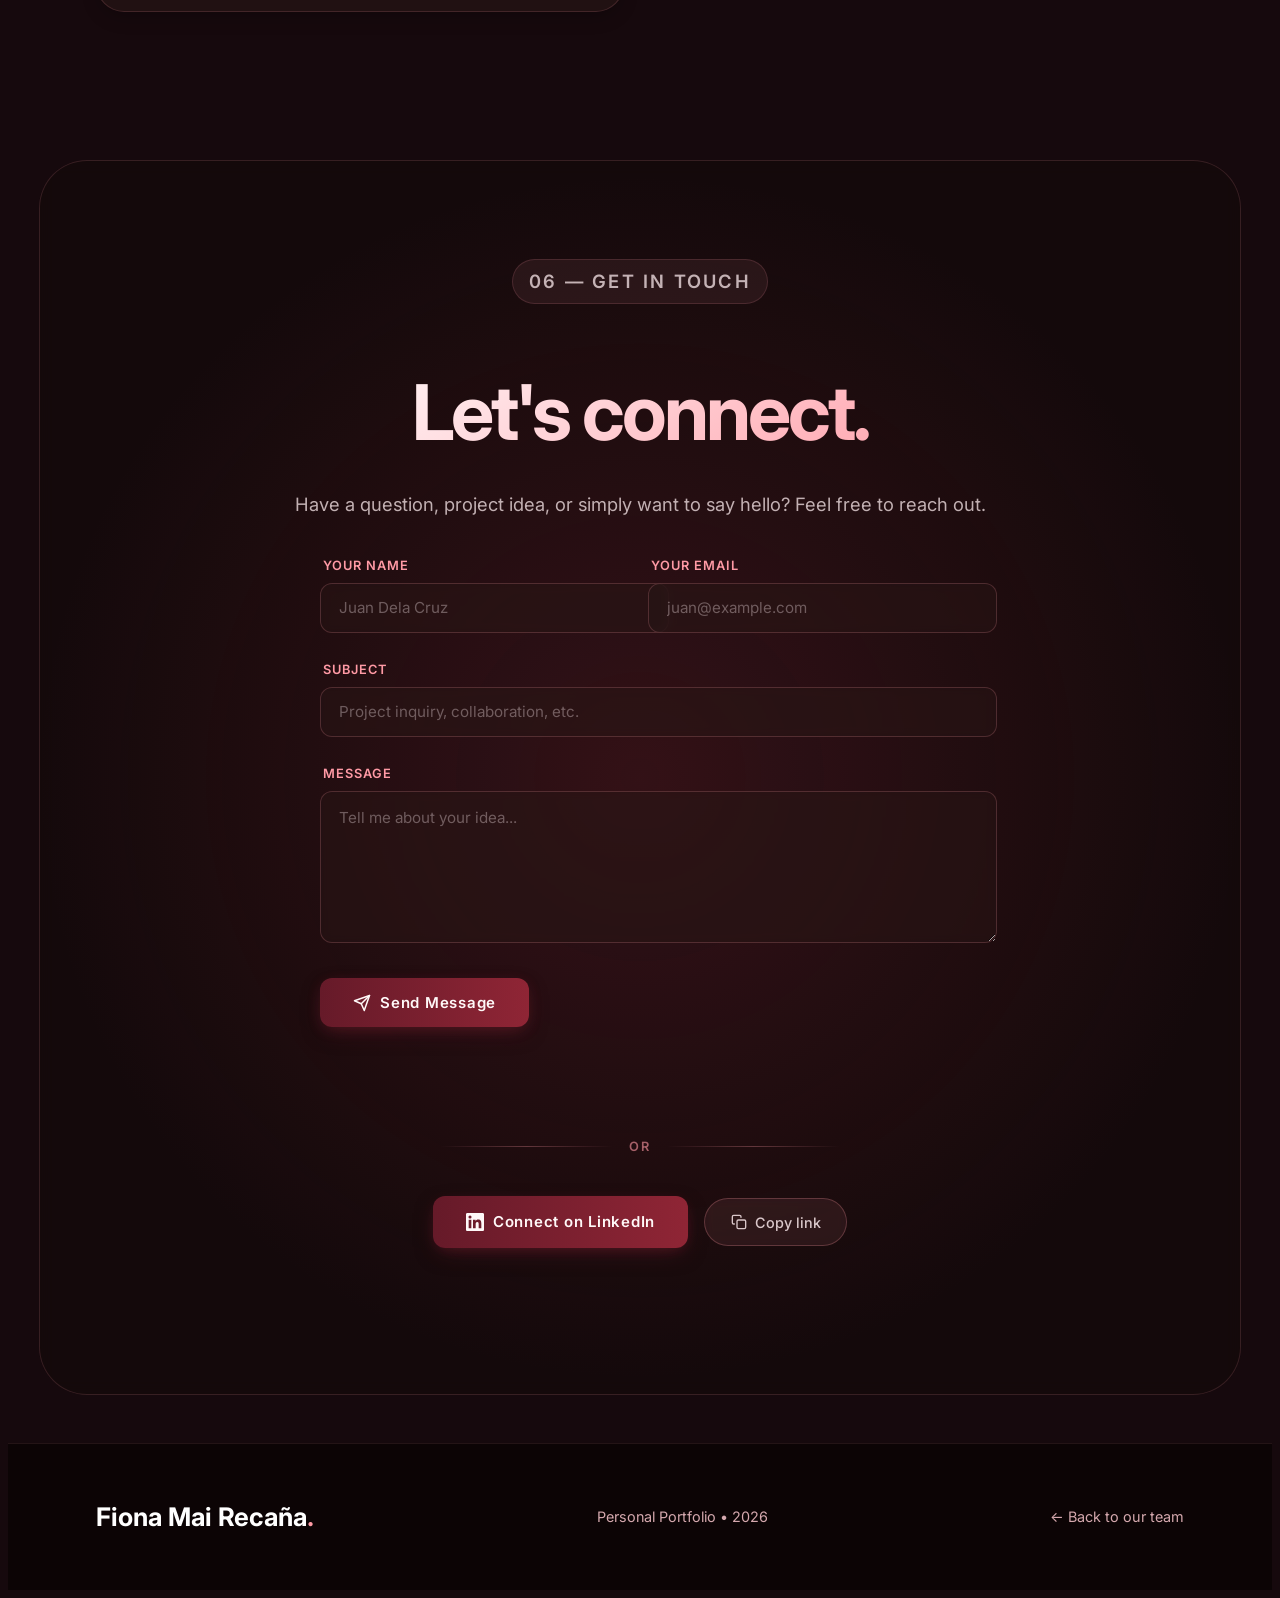
<file: Fiona/index.html>
<!DOCTYPE html>
<html lang="en">
<head>
  <meta charset="UTF-8">
  <meta name="viewport" content="width=device-width, initial-scale=1.0">
  <meta name="description" content="Fiona Mai R. Recaña — Student & future professional. Personal portfolio.">
  <title>Fiona · Cosmic Portfolio</title>

  <link rel="preconnect" href="https://fonts.googleapis.com">
  <link rel="preconnect" href="https://fonts.gstatic.com" crossorigin>
  <link href="https://fonts.googleapis.com/css2?family=Inter:opsz,wght@14..32,300;14..32,400;14..32,500;14..32,600;14..32,700&display=swap" rel="stylesheet">
  <link rel="stylesheet" href="style.css">
</head>
<body>

  <!-- ================= LOADING SCREEN (GREEN → LIGHT RED CROSSFADE) ================= -->
  <div class="loader" id="loader" aria-hidden="true">

    <!-- Green Layer (starting theme — same as team page) -->
    <div class="loader-layer loader-layer-green">
      <div class="loader-content">
        <div class="loader-planet">
          <div class="loader-ring"></div>
          <div class="loader-ring"></div>
          <div class="loader-dot"></div>
        </div>
        <p class="loader-text">Loading the cosmos...</p>
        <div class="loader-progress">
          <div class="loader-progress-fill"></div>
        </div>
      </div>
    </div>

    <!-- Light Red Layer (target theme — same as personal page) -->
    <div class="loader-layer loader-layer-red">
      <div class="loader-content">
        <div class="loader-planet">
          <div class="loader-ring"></div>
          <div class="loader-ring"></div>
          <div class="loader-dot"></div>
        </div>
        <p class="loader-text">Welcome to my portfolio</p>
        <div class="loader-progress">
          <div class="loader-progress-fill"></div>
        </div>
      </div>
    </div>

  </div>

  <!-- ================= CURSOR TRAIL CANVAS ================= -->
  <canvas class="cursor-trail" id="cursorTrail" aria-hidden="true"></canvas>

  <!-- ================= SCROLL PROGRESS BAR ================= -->
  <div class="scroll-progress" aria-hidden="true">
    <div class="scroll-progress-fill"></div>
  </div>

  <!-- ================= COSMIC BACKGROUND ================= -->
  <div class="cosmic-bg" aria-hidden="true">
    <div class="starfield starfield-far"></div>
    <div class="starfield starfield-near"></div>

    <div class="nebula nebula-1"></div>
    <div class="nebula nebula-2"></div>
    <div class="nebula nebula-3"></div>

    <svg class="constellation" viewBox="0 0 1000 800" preserveAspectRatio="none">
      <line x1="150" y1="120" x2="280" y2="220" />
      <line x1="280" y1="220" x2="420" y2="160" />
      <line x1="420" y1="160" x2="540" y2="280" />
      <line x1="540" y1="280" x2="700" y2="220" />
      <line x1="700" y1="220" x2="850" y2="320" />
      <line x1="280" y1="220" x2="340" y2="380" />
      <line x1="340" y1="380" x2="200" y2="520" />
      <line x1="340" y1="380" x2="540" y2="480" />
      <line x1="540" y1="480" x2="720" y2="520" />
      <line x1="720" y1="520" x2="860" y2="620" />
    </svg>

    <span class="constellation-node" style="top: 15%; left: 15%;"></span>
    <span class="constellation-node" style="top: 27%; left: 28%;"></span>
    <span class="constellation-node" style="top: 20%; left: 42%;"></span>
    <span class="constellation-node" style="top: 35%; left: 54%;"></span>
    <span class="constellation-node" style="top: 27%; left: 70%;"></span>
    <span class="constellation-node" style="top: 40%; left: 85%;"></span>
    <span class="constellation-node" style="top: 47%; left: 34%;"></span>
    <span class="constellation-node" style="top: 65%; left: 20%;"></span>
    <span class="constellation-node" style="top: 60%; left: 54%;"></span>
    <span class="constellation-node" style="top: 65%; left: 72%;"></span>
    <span class="constellation-node" style="top: 77%; left: 86%;"></span>

    <span class="cosmic-dust dust-1"></span>
    <span class="cosmic-dust dust-2"></span>
    <span class="cosmic-dust dust-3"></span>
    <span class="cosmic-dust dust-4"></span>
    <span class="cosmic-dust dust-5"></span>
    <span class="cosmic-dust dust-6"></span>
    <span class="cosmic-dust dust-7"></span>
    <span class="cosmic-dust dust-8"></span>

    <div class="shooting-star shooting-1"></div>
    <div class="shooting-star shooting-2"></div>
    <div class="shooting-star shooting-3"></div>

    <div class="aurora aurora-1"></div>
    <div class="aurora aurora-2"></div>
  </div>


  <!-- ================= NAVBAR ================= -->
  <header class="navbar">
    <a href="../index.html" class="logo">F<span>.</span></a>
    <nav>
      <a href="#home" data-section="home">Home</a>
      <a href="#about" data-section="about">About</a>
      <a href="#education" data-section="education">Education</a>
      <a href="#involvement" data-section="involvement">Extra-Curricular Activities</a>
      <a href="#skills" data-section="skills">Skills</a>
      <a href="#projects" data-section="projects">Projects</a>
      <a href="#contact" data-section="contact">Contact</a>
    </nav>
    <a href="../index.html" class="back-button">← Team</a>
  </header>


  <!-- ================= HERO ================= -->
  <section id="home" class="hero">
    <div class="hero-content">
      <p class="eyebrow reveal reveal-delay-1">personal portfolio</p>
      <h1 class="reveal reveal-delay-2">Hi, I'm <span class="gradient-text">Fiona.</span></h1>
      <h2 class="reveal reveal-delay-3">Student &amp; future professional</h2>
      <p class="intro reveal reveal-delay-4">
        Welcome to my personal space! Get to know my background,
        explore my skills, interests, and the projects I've been
        building along the way.
      </p>
      <div class="hero-buttons reveal reveal-delay-5">
        <a href="#about" class="cssbuttons-io">
          <svg xmlns="http://www.w3.org/2000/svg" viewBox="0 0 24 24" fill="none" stroke="currentColor" stroke-width="2" stroke-linecap="round" stroke-linejoin="round">
            <path d="M17 21v-2a4 4 0 0 0-4-4H5a4 4 0 0 0-4 4v2"></path>
            <circle cx="9" cy="7" r="4"></circle>
            <path d="M23 21v-2a4 4 0 0 0-3-3.87"></path>
            <path d="M16 3.13a4 4 0 0 1 0 7.75"></path>
          </svg>
          <span>Discover More</span>
        </a>
        <a href="#contact" class="secondary-button">Contact me</a>
      </div>

      <a href="#about" class="scroll-indicator reveal reveal-delay-6" aria-label="Scroll down">
        <span></span>
      </a>
    </div>

    <div class="hero-image reveal reveal-delay-3">
      <div class="cosmic-glow" aria-hidden="true"></div>

      <div class="image-orbit orbit-1"></div>
      <div class="image-orbit orbit-2"></div>

      <div class="orbit-star star-1" aria-hidden="true"></div>
      <div class="orbit-star star-2" aria-hidden="true"></div>
      <div class="orbit-star star-3" aria-hidden="true"></div>

      <div class="image-circle">
        <img src="../images/Fiona.png" alt="Fiona Mai R. Recaña">
      </div>

      <div class="floating-card">
        <span>03</span>
        <p>Fiona Mai R. Recaña</p>
      </div>
    </div>
  </section>


  <!-- ================= ABOUT ================= -->
  <section id="about" class="about">
    <div class="section-heading">
      <p class="eyebrow">01 — about me</p>
      <h2>Get to know Fiona Mai</h2>
    </div>
    <div class="about-grid">
      <div class="about-text">
        <p>
          Hello! I'm Fiona Mai Recaña, a 3rd-year student at National University taking
          BS Information Technology. Enjoys learning and discovering new things. Passionate
          about joining student organizations and being part of the community. Aims to
          become a professional in the field of Information Technology. A goal-oriented,
          versatile, and empathetic individual who values teamwork, creativity, and community involvement.
        </p>
        <p>
          This personal portfolio showcases my background, skills,
          hobbies, interests, and projects. It represents who I am as
          a student and what I hope to achieve in the future.
        </p>

        <div class="stats-grid" id="statsGrid">
          <div class="stat-card">
            <div class="stat-number" data-target="2" data-suffix="+">0</div>
            <div class="stat-label">Years Coding</div>
          </div>
          <div class="stat-card">
            <div class="stat-number" data-target="10" data-suffix="+">0</div>
            <div class="stat-label">Projects Built</div>
          </div>
          <div class="stat-card">
            <div class="stat-number" data-target="5" data-suffix="">0</div>
            <div class="stat-label">Tech Learned</div>
          </div>
          <div class="stat-card">
            <div class="stat-number" data-target="100" data-suffix="%">0</div>
            <div class="stat-label">Dedication</div>
          </div>
        </div>
      </div>
      <div class="info-card">
        <div class="info-item">
          <span>Name</span>
          <strong>Fiona Mai R. Recaña</strong>
        </div>
        <div class="info-item">
          <span>Occupation</span>
          <strong>Student</strong>
        </div>
        <div class="info-item">
          <span>Field</span>
          <strong>Information Technology</strong>
        </div>
        <div class="info-item">
          <span>Location</span>
          <strong>Quezon City, Philippines</strong>
        </div>
      </div>
    </div>
  </section>


  <!-- ================= EDUCATION ================= -->
  <section id="education" class="education">
    <div class="section-heading">
      <p class="eyebrow">02 — education</p>
      <h2>My educational journey</h2>
    </div>

    <div class="timeline">

      <a href="#" class="timeline-item">
        <div class="timeline-number">01</div>
        <div class="timeline-content">
          <span class="timeline-badge">Present</span>
          <h3>National University - Manila</h3>
          <p>BS Information Technology with specialization in Mobile and Web Applications.</p>
          <span class="timeline-location">
            <svg xmlns="http://www.w3.org/2000/svg" width="14" height="14" viewBox="0 0 24 24" fill="none" stroke="currentColor" stroke-width="2" stroke-linecap="round" stroke-linejoin="round">
              <path d="M21 10c0 7-9 13-9 13s-9-6-9-13a9 9 0 0 1 18 0z"></path>
              <circle cx="12" cy="10" r="3"></circle>
            </svg>
          </span>
        </div>
      </a>

      <a href="#" class="timeline-item">
        <div class="timeline-number">02</div>
        <div class="timeline-content">
          <span class="timeline-badge">Previous</span>
          <h3>Manuel L. Quezon University</h3>
          <p>Senior High School - STEM Strand</p>
          <span class="timeline-location">
            <svg xmlns="http://www.w3.org/2000/svg" width="14" height="14" viewBox="0 0 24 24" fill="none" stroke="currentColor" stroke-width="2" stroke-linecap="round" stroke-linejoin="round">
              <path d="M21 10c0 7-9 13-9 13s-9-6-9-13a9 9 0 0 1 18 0z"></path>
              <circle cx="12" cy="10" r="3"></circle>
            </svg>
          </span>
        </div>
      </a>

      <a href="#" class="timeline-item">
        <div class="timeline-number">03</div>
        <div class="timeline-content">
          <span class="timeline-badge">Previous</span>
          <h3>Ramon Magsaysay (Cubao) High School</h3>
          <p>Junior High School - STE Program</p>
          <span class="timeline-location">
            <svg xmlns="http://www.w3.org/2000/svg" width="14" height="14" viewBox="0 0 24 24" fill="none" stroke="currentColor" stroke-width="2" stroke-linecap="round" stroke-linejoin="round">
              <path d="M21 10c0 7-9 13-9 13s-9-6-9-13a9 9 0 0 1 18 0z"></path>
              <circle cx="12" cy="10" r="3"></circle>
            </svg>
          </span>
        </div>
      </a>

      <a href="#" class="timeline-item">
        <div class="timeline-number">04</div>
        <div class="timeline-content">
          <span class="timeline-badge">Previous</span>
          <h3>Philippine Medical Women's School</h3>
          <p>Pre-School to Elementary</p>
          <span class="timeline-location">
            <svg xmlns="http://www.w3.org/2000/svg" width="14" height="14" viewBox="0 0 24 24" fill="none" stroke="currentColor" stroke-width="2" stroke-linecap="round" stroke-linejoin="round">
              <path d="M21 10c0 7-9 13-9 13s-9-6-9-13a9 9 0 0 1 18 0z"></path>
              <circle cx="12" cy="10" r="3"></circle>
            </svg>
          </span>
        </div>
      </a>

    </div>
  </section>


  <!-- ================= POSITIONS HELD ================= -->
  <section id="involvement" class="involvement">
    <div class="section-heading">
      <p class="eyebrow">03 — leadership &amp; organizational involvement</p>
      <h2>Extra-Curricular Activities</h2>
    </div>
    <div class="skills-grid">

      <div class="skill-card">
        <span>2026-Present</span>
        <h3>3rd Year Batch Representative, CCIT Student Council</h3>
        <p>Batch representative of the third-year BSIT and BSCS students of NU Manila.</p>
      </div>

      <div class="skill-card">
        <span>2026-Present</span>
        <h3>Chief of Video Editor, Bulldogs Sports Zone</h3>
        <p>Edits interview clips and other entertainment content featuring NU's student-athletes.</p>
      </div>

      <div class="skill-card">
        <span>May 2026</span>
        <h3>Sound Director, Tanghalang Nasyunal - Tanghal S2</h3>
        <p>Directed sounds in a story entitled Patahian ng mga Malaya as part of the theater production.</p>
      </div>

      <div class="skill-card">
        <span>May 2026</span>
        <h3>Photographer/Videographer, Tanghalang Nasyunal - Tanghal S2</h3>
        <p>Captured photos and videos as part of the theater production.</p>
      </div>

      <div class="skill-card">
        <span>2025-2026</span>
        <h3>Committee of Video Editor, Bulldogs Sports Zone</h3>
        <p>Edits interview clips and other entertainment content featuring NU's student-athletes.</p>
      </div>

      <div class="skill-card">
        <span>2024-2026</span>
        <h3>Committee of Events Creation and Technical Production, CCIT Student Council</h3>
        <p>Designs event venues and serves as part of the working committee during organizational events.</p>
      </div>
      
      <div class="skill-card">
        <span>May 2024</span>
        <h3>Publishing/Marketing, Quezon City Public Library</h3>
        <p>Created video contents to support the promotion of the Quezon City Public Library</p>
      </div>      

    </div>
  </section>


  <!-- ================= SKILLS ================= -->
  <section id="skills" class="skills">
    <div class="section-heading">
      <p class="eyebrow">04 — my skills</p>
      <h2>What I can do</h2>
    </div>
    <div class="skills-grid">

      <div class="skill-card" style="--level: 80%;">
        <span>01</span>
        <h3>Video Editing</h3>
        <p>Creates and edits engaging video content with attention to basic timing and flow.</p>
        <div class="progress"><div class="progress-fill"></div></div>
        <small class="progress-label">80%</small>
      </div>

      <div class="skill-card" style="--level: 70%;">
        <span>02</span>
        <h3>Programming</h3>
        <p>Basic knowledge of programming concepts, currently developing skills in creating simple system applications and solving logical problems.</p>
        <div class="progress"><div class="progress-fill"></div></div>
        <small class="progress-label">70%</small>
      </div>

      <div class="skill-card" style="--level: 90%;">
        <span>03</span>
        <h3>Technical Skills</h3>
        <p>Basic computer knowledge with a strong interest in technology and continuous learning.</p>
        <div class="progress"><div class="progress-fill"></div></div>
        <small class="progress-label">90%</small>
      </div>

      <div class="skill-card" style="--level: 70%;">
        <span>04</span>
        <h3>Leadership</h3>
        <p>Actively involved in student organizations and community activities, initiative, teamwork, and the ability to lead and collaborate with others.</p>
        <div class="progress"><div class="progress-fill"></div></div>
        <small class="progress-label">70%</small>
      </div>

    </div>
  </section>





  <!-- ================= PROJECTS ================= -->
  <section id="projects" class="projects">
    <div class="section-heading">
      <p class="eyebrow">05 — projects</p>
      <h2>My works</h2>
    </div>
    <div class="projects-grid">

      <!-- FIONA UPDATE MO TO: Project 1 -->
      <article class="project-card">
        <div>
          <div class="project-number">01</div>
          <span>Website</span>
          <img src="../images/website.png" alt="Website" class="project-image">
          <h3>Personal Website</h3>
          <p>This is my personal website where I showcase my projects and skills.</p>
        </div>
        <a href="https://rcndomai.github.io/CTWBDEVL-ProjectSection/" class="project-link">View project →</a>
      </article>

      <!-- FIONA UPDATE MO TO: Project 2 -->
      <article class="project-card">
        <div>
          <div class="project-number">02</div>
          <span>Bank Database</span>
          <img src="../images/bankdb.png" alt="Bank Database" class="project-image">
          <h3>Bank Database</h3>
          <p>A relational database system designed for managing banking data and 
            operations, including customer information, account details, 
            and transaction records.</p>
        </div>
        <a href="https://github.com/rcndomai/CTFDMBSL---UI-BANKDB.git" class="project-link">View project →</a>
      </article>

      <!-- FIONA UPDATE MO TO: Project 3 -->
      <article class="project-card">
        <div>
          <div class="project-number">03</div>
          <span>Book Database</span>
          <img src="../images/bookdb.png" alt="Book Database" class="project-image">
          <h3>Book Database</h3>
          <p>A relational database system designed for managing book-related data and 
            operations, including author information, book details, 
            and transaction records.</p>
        </div>
        <a href="https://github.com/rcndomai/CTFDMBSL-BookDatabaseCRUD.git" class="project-link">View project →</a>
      </article>

      <!-- FIONA UPDATE MO TO: Project 4 -->
      <article class="project-card">
        <div>
          <div class="project-number">04</div>
          <span>Web Application (With Windows 7 Team)</span>
          <img src="../images/court.png" alt="Web Application" class="project-image">
          <h3>Marigold Subdivision Court Booking</h3>
          <p>A web application for managing court bookings in the Marigold Subdivision, 
            allowing users to schedule and manage their court reservations.</p>
        </div>
        <a href="https://rcndomai.github.io/marigold-website/" class="project-link">View project →</a>
      </article>

      <!-- FIONA UPDATE MO TO: Project 5 -->
      <article class="project-card">
        <div>
          <div class="project-number">05</div>
          <span>Mobile Application (WITH U+ME Collective Team)</span>
          <img src="../images/umi.png" alt="Mobile Application" class="project-image">
          <h3>umi</h3>
          <p>umi is an emotional awareness app designed for users to explore their feelings through 
            gentle reflection, where emotions move like waves, offering users a space to explore 
            their feelings and reflect on themselves through features like daily mood selection, 
            receive daily inspiration, track emotional patterns, and reflect through personal journaling.</p>
        </div>
        <a href="https://drive.google.com/file/d/1KIxfaR0kStjCvW9yR7LClRoLEs0H3lOV/view?usp=drivesdk" 
        class="project-link">View project →</a>
      </article>

      <!-- FIONA UPDATE MO TO: Project 6 -->
      <article class="project-card">
        <div>
          <div class="project-number">06</div>
          <span>Desktop Application (CTFDMBSL Final Project)</span>
          <img src="../images/ifc.png" alt="Desktop Application" class="project-image">
          <h3>IFC Crafts</h3>
          <p>The IFC Crafts Database Application is a desktop application with database integration 
            developed to help IFC Crafts manage its business records and transactions more efficiently.
            The system focuses on organizing customer information, product records, orders, payments,
            shipments, inventory, and affiliate data in one centralized database.</p>
        </div>
        <a href="https://github.com/rcndomai/IFC-CRAFTS-SYSTEM.git" class="project-link">View project →</a>
      </article>

      <!-- FIONA UPDATE MO TO: Project 7 -->
      <article class="project-card">
        <div>
          <div class="project-number">07</div>      
          <span>Mobile Application (WITH MKA EABANK TEAM)</span>
          <img src="../images/eabank.png" alt="EAbank System" class="project-image">
          <h3>EABank System</h3>
          <p>A simple banking system application created using Java,
             designed to manage basic banking operations such as account 
             creation, deposits, withdrawals, and balance inquiries. 
             The system provides a user-friendly interface for customers 
             to interact with their accounts and perform transactions 
             efficiently.</p>
        </div>
        <a href="https://github.com/rcndomai/EABANK.git" class="project-link">View project →</a> 
  
      </article>
    </div>
  </section>



  <!-- ================= CONTACT ================= -->
  <section id="contact" class="contact">
    <div class="contact-content">
      <p class="eyebrow">06 — get in touch</p>
      <h2>Let's connect.</h2>
      <p>Have a question, project idea, or simply want to say hello? Feel free to reach out.</p>

      <form class="contact-form" id="contactForm" novalidate>
        <div class="form-row">
          <div class="form-group">
            <label for="name">Your Name</label>
            <input type="text" id="name" name="name" placeholder="Juan Dela Cruz" autocomplete="name" required>
            <span class="form-error" data-error-for="name"></span>
          </div>
          <div class="form-group">
            <label for="email">Your Email</label>
            <input type="email" id="email" name="email" placeholder="juan@example.com" autocomplete="email" required>
            <span class="form-error" data-error-for="email"></span>
          </div>
        </div>

        <div class="form-group">
          <label for="subject">Subject</label>
          <input type="text" id="subject" name="subject" placeholder="Project inquiry, collaboration, etc." required>
          <span class="form-error" data-error-for="subject"></span>
        </div>

        <div class="form-group">
          <label for="message">Message</label>
          <textarea id="message" name="message" rows="5" placeholder="Tell me about your idea..." required></textarea>
          <span class="form-error" data-error-for="message"></span>
        </div>

        <button type="submit" class="cssbuttons-io" id="submitBtn">
          <svg xmlns="http://www.w3.org/2000/svg" viewBox="0 0 24 24" fill="none" stroke="currentColor" stroke-width="2" stroke-linecap="round" stroke-linejoin="round">
            <line x1="22" y1="2" x2="11" y2="13"></line>
            <polygon points="22 2 15 22 11 13 2 9 22 2"></polygon>
          </svg>
          <span>Send Message</span>
        </button>

        <div class="form-success" id="formSuccess" role="status" aria-live="polite">
          <svg xmlns="http://www.w3.org/2000/svg" width="20" height="20" viewBox="0 0 24 24" fill="none" stroke="currentColor" stroke-width="2.5" stroke-linecap="round" stroke-linejoin="round">
            <path d="M22 11.08V12a10 10 0 1 1-5.93-9.14"></path>
            <polyline points="22 4 12 14.01 9 11.01"></polyline>
          </svg>
          <span>Message sent successfully! I'll get back to you soon.</span>
        </div>
      </form>

      <div class="contact-divider">
        <span>or</span>
      </div>

      <div class="contact-actions">
        <a href="https://www.linkedin.com/in/siomwai" class="cssbuttons-io" target="_blank" rel="noopener noreferrer">
          <svg xmlns="http://www.w3.org/2000/svg" viewBox="0 0 24 24" fill="currentColor" width="1.2em" height="1.2em">
            <path d="M20.447 20.452h-3.554v-5.569c0-1.328-.027-3.037-1.852-3.037-1.853 0-2.136 1.445-2.136 2.939v5.667H9.351V9h3.414v1.561h.046c.477-.9 1.637-1.85 3.37-1.85 3.601 0 4.267 2.37 4.267 5.455v6.286zM5.337 7.433a2.062 2.062 0 01-2.063-2.065 2.064 2.064 0 112.063 2.065zm1.782 13.019H3.555V9h3.564v11.452zM22.225 0H1.771C.792 0 0 .774 0 1.729v20.542C0 23.227.792 24 1.771 24h20.451C23.2 24 24 23.227 24 22.271V1.729C24 .774 23.2 0 22.222 0h.003z"/>
          </svg>
          <span>Connect on LinkedIn</span>
        </a>
        <button class="copy-link" data-copy="https://www.linkedin.com/in/siomwai" type="button">
          <svg xmlns="http://www.w3.org/2000/svg" width="16" height="16" viewBox="0 0 24 24" fill="none" stroke="currentColor" stroke-width="2" stroke-linecap="round" stroke-linejoin="round">
            <rect x="9" y="9" width="13" height="13" rx="2" ry="2"></rect>
            <path d="M5 15H4a2 2 0 0 1-2-2V4a2 2 0 0 1 2-2h9a2 2 0 0 1 2 2v1"></path>
          </svg>
          <span>Copy link</span>
        </button>
      </div>

      <div class="copy-notification" role="status" aria-live="polite">
        <span>✓ Link copied to clipboard!</span>
      </div>
    </div>
  </section>


  <!-- ================= FOOTER ================= -->
  <footer>
    <div><strong>Fiona Mai Recaña<span>.</span></strong></div>
    <p>Personal Portfolio • 2026</p>
    <a href="../index.html">← Back to our team</a>
  </footer>


  <!-- ================= BACK TO TOP BUTTON ================= -->
  <button class="back-to-top" aria-label="Back to top" type="button">
    <svg xmlns="http://www.w3.org/2000/svg" width="20" height="20" viewBox="0 0 24 24" fill="none" stroke="currentColor" stroke-width="2.5" stroke-linecap="round" stroke-linejoin="round">
      <polyline points="18 15 12 9 6 15"></polyline>
    </svg>
  </button>


  <!-- ================= SCRIPTS ================= -->
  <script>
    /* ============ 0. LOADING SCREEN ============ */
    (function () {
      const loader = document.getElementById('loader');
      if (!loader) return;

      const startTime = Date.now();

      window.addEventListener('load', function () {
        const elapsed = Date.now() - startTime;
        const remaining = Math.max(0, 2800 - elapsed);

        setTimeout(function () {
          loader.classList.add('loaded');
          document.body.classList.add('loaded');

          setTimeout(function () {
            loader.style.display = 'none';
          }, 900);
        }, remaining);
      });

      setTimeout(function () {
        if (!loader.classList.contains('loaded')) {
          loader.classList.add('loaded');
          document.body.classList.add('loaded');
          setTimeout(function () {
            loader.style.display = 'none';
          }, 900);
        }
      }, 5000);
    })();


    /* ============ 1. CURSOR TRAIL (LIGHT RED COSMIC LINE) ============ */
    (function () {
      const canvas = document.getElementById('cursorTrail');
      if (!canvas) return;

      const hasHover = window.matchMedia('(hover: hover) and (pointer: fine)').matches;
      if (!hasHover) {
        canvas.style.display = 'none';
        return;
      }

      const ctx = canvas.getContext('2d');
      let width = 0;
      let height = 0;
      let dpr = window.devicePixelRatio || 1;

      function resize() {
        width = window.innerWidth;
        height = window.innerHeight;
        canvas.width = width * dpr;
        canvas.height = height * dpr;
        canvas.style.width = width + 'px';
        canvas.style.height = height + 'px';
        ctx.scale(dpr, dpr);
      }
      resize();
      window.addEventListener('resize', resize);

      const trail = [];
      const MAX_LENGTH = 30;
      const FADE_SPEED = 0.03;

      let mouseX = 0;
      let mouseY = 0;
      let lastMouseX = 0;
      let lastMouseY = 0;

      document.addEventListener('mousemove', function (e) {
        mouseX = e.clientX;
        mouseY = e.clientY;

        const dx = mouseX - lastMouseX;
        const dy = mouseY - lastMouseY;
        const dist = Math.sqrt(dx * dx + dy * dy);

        if (dist > 2) {
          trail.push({
            x: mouseX,
            y: mouseY,
            life: 1,
            size: Math.min(6, 2 + dist * 0.15)
          });

          if (trail.length > MAX_LENGTH) {
            trail.shift();
          }

          lastMouseX = mouseX;
          lastMouseY = mouseY;
        }
      });

      function draw() {
        ctx.clearRect(0, 0, width, height);

        for (let i = trail.length - 1; i >= 0; i--) {
          const point = trail[i];
          point.life -= FADE_SPEED;

          if (point.life <= 0) {
            trail.splice(i, 1);
            continue;
          }

          const alpha = point.life;
          const size = point.size * point.life;

          /* 🌹 LIGHT RED trail colors */
          const gradient = ctx.createRadialGradient(
            point.x, point.y, 0,
            point.x, point.y, size * 3
          );
          gradient.addColorStop(0, `rgba(255, 154, 165, ${alpha * 0.9})`);
          gradient.addColorStop(0.4, `rgba(212, 90, 106, ${alpha * 0.5})`);
          gradient.addColorStop(1, 'rgba(143, 37, 53, 0)');

          ctx.beginPath();
          ctx.fillStyle = gradient;
          ctx.arc(point.x, point.y, size * 3, 0, Math.PI * 2);
          ctx.fill();

          ctx.beginPath();
          ctx.fillStyle = `rgba(255, 255, 255, ${alpha * 0.8})`;
          ctx.arc(point.x, point.y, size * 0.6, 0, Math.PI * 2);
          ctx.fill();
        }

        if (trail.length > 1) {
          ctx.beginPath();
          ctx.moveTo(trail[0].x, trail[0].y);

          for (let i = 1; i < trail.length; i++) {
            const p = trail[i];
            const prev = trail[i - 1];
            const midX = (p.x + prev.x) / 2;
            const midY = (p.y + prev.y) / 2;
            ctx.quadraticCurveTo(prev.x, prev.y, midX, midY);
          }

          const last = trail[trail.length - 1];
          const first = trail[0];
          const lineGradient = ctx.createLinearGradient(
            first.x, first.y, last.x, last.y
          );
          lineGradient.addColorStop(0, 'rgba(255, 154, 165, 0)');
          lineGradient.addColorStop(0.5, 'rgba(255, 154, 165, 0.3)');
          lineGradient.addColorStop(1, 'rgba(255, 154, 165, 0)');

          ctx.strokeStyle = lineGradient;
          ctx.lineWidth = 1.5;
          ctx.lineCap = 'round';
          ctx.stroke();
        }

        requestAnimationFrame(draw);
      }

      draw();
    })();


    /* ============ 2. NAVBAR AUTO-HIDE ============ */
    (function () {
      const navbar = document.querySelector('.navbar');
      if (!navbar) return;

      let lastScrollY = window.scrollY;
      let isHoveringTop = false;
      let ticking = false;
      const SCROLL_THRESHOLD = 80;

      document.addEventListener('mousemove', function (e) {
        const isInTopZone = e.clientY < 100;
        if (isInTopZone !== isHoveringTop) {
          isHoveringTop = isInTopZone;
          updateNavbar();
        }
      });

      window.addEventListener('scroll', function () {
        if (!ticking) {
          window.requestAnimationFrame(function () {
            updateNavbar();
            ticking = false;
          });
          ticking = true;
        }
      });

      function updateNavbar() {
        const currentScrollY = window.scrollY;

        if (currentScrollY < SCROLL_THRESHOLD) {
          navbar.classList.remove('navbar-hidden');
          lastScrollY = currentScrollY;
          return;
        }

        if (isHoveringTop) {
          navbar.classList.remove('navbar-hidden');
          lastScrollY = currentScrollY;
          return;
        }

        if (currentScrollY > lastScrollY) {
          navbar.classList.add('navbar-hidden');
        } else {
          navbar.classList.remove('navbar-hidden');
        }

        lastScrollY = currentScrollY;
      }
    })();


    /* ============ 3. SCROLL PROGRESS BAR ============ */
    (function () {
      const progressFill = document.querySelector('.scroll-progress-fill');
      if (!progressFill) return;

      let ticking = false;

      function updateProgress() {
        const scrollTop = window.scrollY;
        const docHeight = document.documentElement.scrollHeight - window.innerHeight;
        const percent = docHeight > 0 ? (scrollTop / docHeight) * 100 : 0;
        progressFill.style.width = percent + '%';
        ticking = false;
      }

      window.addEventListener('scroll', function () {
        if (!ticking) {
          window.requestAnimationFrame(updateProgress);
          ticking = true;
        }
      });

      updateProgress();
    })();


    /* ============ 4. ACTIVE SECTION HIGHLIGHT ============ */
    (function () {
      const navLinks = document.querySelectorAll('.navbar nav a[data-section]');
      const sections = document.querySelectorAll('section[id]');
      if (!navLinks.length || !sections.length) return;

      const observer = new IntersectionObserver(function (entries) {
        entries.forEach(function (entry) {
          if (entry.isIntersecting) {
            const id = entry.target.getAttribute('id');
            navLinks.forEach(function (link) {
              link.classList.toggle('active', link.dataset.section === id);
            });
          }
        });
      }, {
        rootMargin: '-45% 0px -45% 0px',
        threshold: 0
      });

      sections.forEach(function (section) {
        observer.observe(section);
      });
    })();


    /* ============ 5. BACK TO TOP BUTTON ============ */
    (function () {
      const btn = document.querySelector('.back-to-top');
      if (!btn) return;

      let ticking = false;

      function toggleBtn() {
        if (window.scrollY > 500) {
          btn.classList.add('visible');
        } else {
          btn.classList.remove('visible');
        }
        ticking = false;
      }

      window.addEventListener('scroll', function () {
        if (!ticking) {
          window.requestAnimationFrame(toggleBtn);
          ticking = true;
        }
      });

      btn.addEventListener('click', function () {
        window.scrollTo({ top: 0, behavior: 'smooth' });
      });

      toggleBtn();
    })();


    /* ============ 6. COPY TO CLIPBOARD ============ */
    (function () {
      const copyBtn = document.querySelector('.copy-link');
      const notification = document.querySelector('.copy-notification');
      if (!copyBtn || !notification) return;

      let hideTimer;

      copyBtn.addEventListener('click', function () {
        const text = copyBtn.dataset.copy;

        if (!text || text === '#') return;

        navigator.clipboard.writeText(text).then(function () {
          copyBtn.classList.add('copied');
          notification.classList.add('show');

          clearTimeout(hideTimer);
          hideTimer = setTimeout(function () {
            copyBtn.classList.remove('copied');
            notification.classList.remove('show');
          }, 2200);
        }).catch(function (err) {
          console.error('Copy failed:', err);
        });
      });
    })();


    /* ============ 7. ANIMATED STATS COUNTER ============ */
    (function () {
      const statsGrid = document.getElementById('statsGrid');
      if (!statsGrid) return;

      const statNumbers = statsGrid.querySelectorAll('.stat-number');
      let started = false;

      function animateCounter(el) {
        const target = parseInt(el.dataset.target, 10);
        const suffix = el.dataset.suffix || '';
        const duration = 1800;
        const startTime = performance.now();

        function update(now) {
          const elapsed = now - startTime;
          const progress = Math.min(elapsed / duration, 1);

          const eased = 1 - Math.pow(1 - progress, 3);
          const current = Math.floor(eased * target);

          el.textContent = current + suffix;

          if (progress < 1) {
            requestAnimationFrame(update);
          } else {
            el.textContent = target + suffix;
          }
        }

        requestAnimationFrame(update);
      }

      const observer = new IntersectionObserver(function (entries) {
        entries.forEach(function (entry) {
          if (entry.isIntersecting && !started) {
            started = true;
            statNumbers.forEach(function (el, index) {
              setTimeout(function () {
                animateCounter(el);
              }, index * 150);
            });
            observer.disconnect();
          }
        });
      }, {
        threshold: 0.3
      });

      observer.observe(statsGrid);
    })();


    /* ============ 8. CONTACT FORM VALIDATION ============ */
    (function () {
      const form = document.getElementById('contactForm');
      const successBox = document.getElementById('formSuccess');
      const submitBtn = document.getElementById('submitBtn');
      if (!form) return;

      const FORMSPREE_ENDPOINT = 'https://formspree.io/f/mljdpydj';

      const validators = {
        name: function (value) {
          if (!value.trim()) return 'Please enter your name.';
          if (value.trim().length < 2) return 'Name must be at least 2 characters.';
          if (value.trim().length > 60) return 'Name is too long.';
          if (!/^[a-zA-Z\s.'-]+$/.test(value.trim())) return 'Name contains invalid characters.';
          return '';
        },
        email: function (value) {
          if (!value.trim()) return 'Please enter your email.';
          const emailRegex = /^[^\s@]+@[^\s@]+\.[^\s@]{2,}$/;
          if (!emailRegex.test(value.trim())) return 'Please enter a valid email address.';
          return '';
        },
        subject: function (value) {
          if (!value.trim()) return 'Please enter a subject.';
          if (value.trim().length < 3) return 'Subject must be at least 3 characters.';
          if (value.trim().length > 100) return 'Subject is too long.';
          return '';
        },
        message: function (value) {
          if (!value.trim()) return 'Please enter your message.';
          if (value.trim().length < 10) return 'Message must be at least 10 characters.';
          if (value.trim().length > 1000) return 'Message is too long (max 1000 characters).';
          return '';
        }
      };

      function getFieldWrapper(input) { return input.closest('.form-group'); }
      function getErrorSpan(fieldName) { return form.querySelector('[data-error-for="' + fieldName + '"]'); }

      function showError(fieldName, message) {
        const input = form.querySelector('[name="' + fieldName + '"]');
        const wrapper = getFieldWrapper(input);
        const errorSpan = getErrorSpan(fieldName);
        if (wrapper) wrapper.classList.add('has-error');
        if (errorSpan) errorSpan.textContent = message;
      }

      function clearError(fieldName) {
        const input = form.querySelector('[name="' + fieldName + '"]');
        const wrapper = getFieldWrapper(input);
        const errorSpan = getErrorSpan(fieldName);
        if (wrapper) wrapper.classList.remove('has-error');
        if (errorSpan) errorSpan.textContent = '';
      }

      function validateField(fieldName) {
        const input = form.querySelector('[name="' + fieldName + '"]');
        if (!input) return true;
        const error = validators[fieldName](input.value);
        if (error) { showError(fieldName, error); return false; }
        else { clearError(fieldName); return true; }
      }

      Object.keys(validators).forEach(function (fieldName) {
        const input = form.querySelector('[name="' + fieldName + '"]');
        if (!input) return;
        input.addEventListener('blur', function () {
          if (input.value.trim()) validateField(fieldName);
        });
        input.addEventListener('input', function () {
          if (input.closest('.form-group').classList.contains('has-error')) validateField(fieldName);
        });
      });

      form.addEventListener('submit', function (e) {
        e.preventDefault();
        let isValid = true;
        let firstInvalidField = null;

        Object.keys(validators).forEach(function (fieldName) {
          const fieldValid = validateField(fieldName);
          if (!fieldValid && !firstInvalidField) firstInvalidField = form.querySelector('[name="' + fieldName + '"]');
          if (!fieldValid) isValid = false;
        });

        if (!isValid) {
          if (firstInvalidField) firstInvalidField.focus();
          return;
        }

        if (!FORMSPREE_ENDPOINT) {
          submitBtn.disabled = true;
          const originalText = submitBtn.querySelector('span').textContent;
          submitBtn.querySelector('span').textContent = 'Sending...';

          setTimeout(function () {
            successBox.classList.add('show');
            form.reset();
            Object.keys(validators).forEach(clearError);
            submitBtn.disabled = false;
            submitBtn.querySelector('span').textContent = originalText;
            setTimeout(function () { successBox.classList.remove('show'); }, 5000);
          }, 900);
          return;
        }
      });
    })();
  </script>

</body>
</html>
</file>
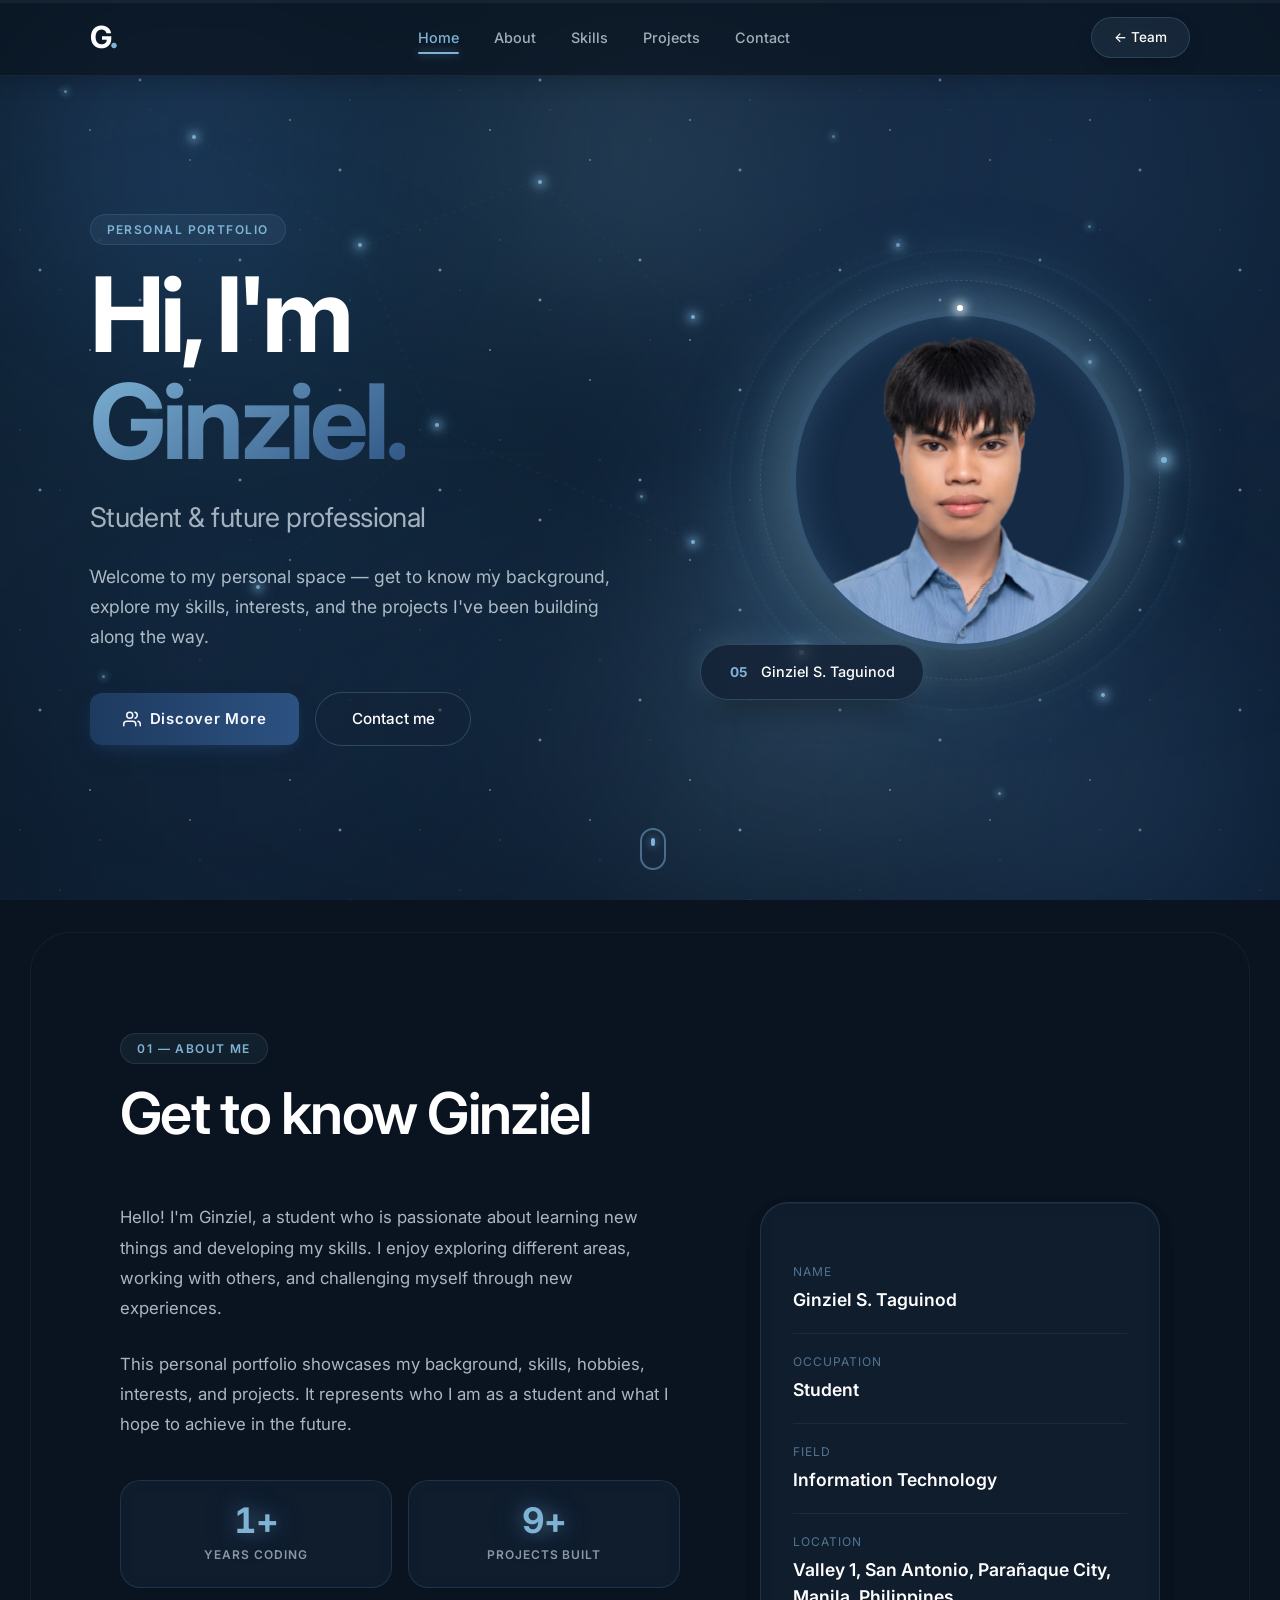
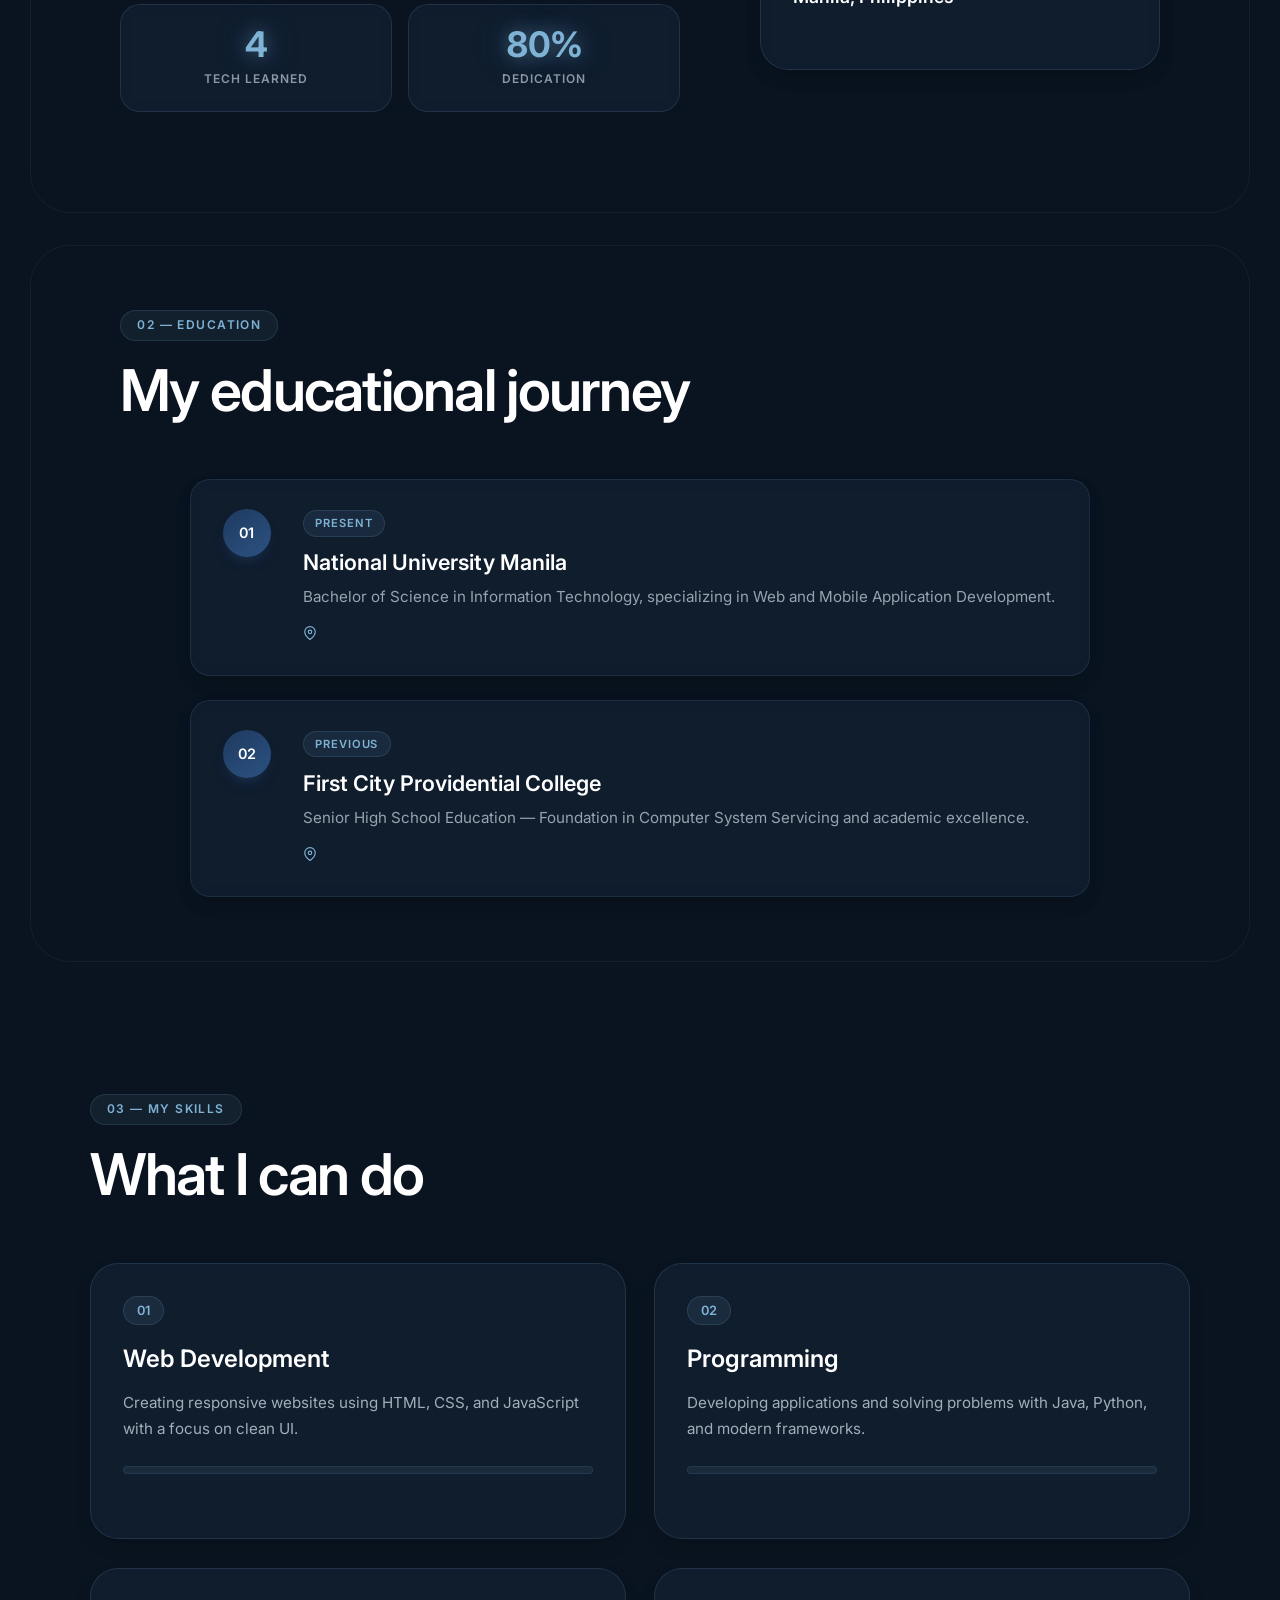
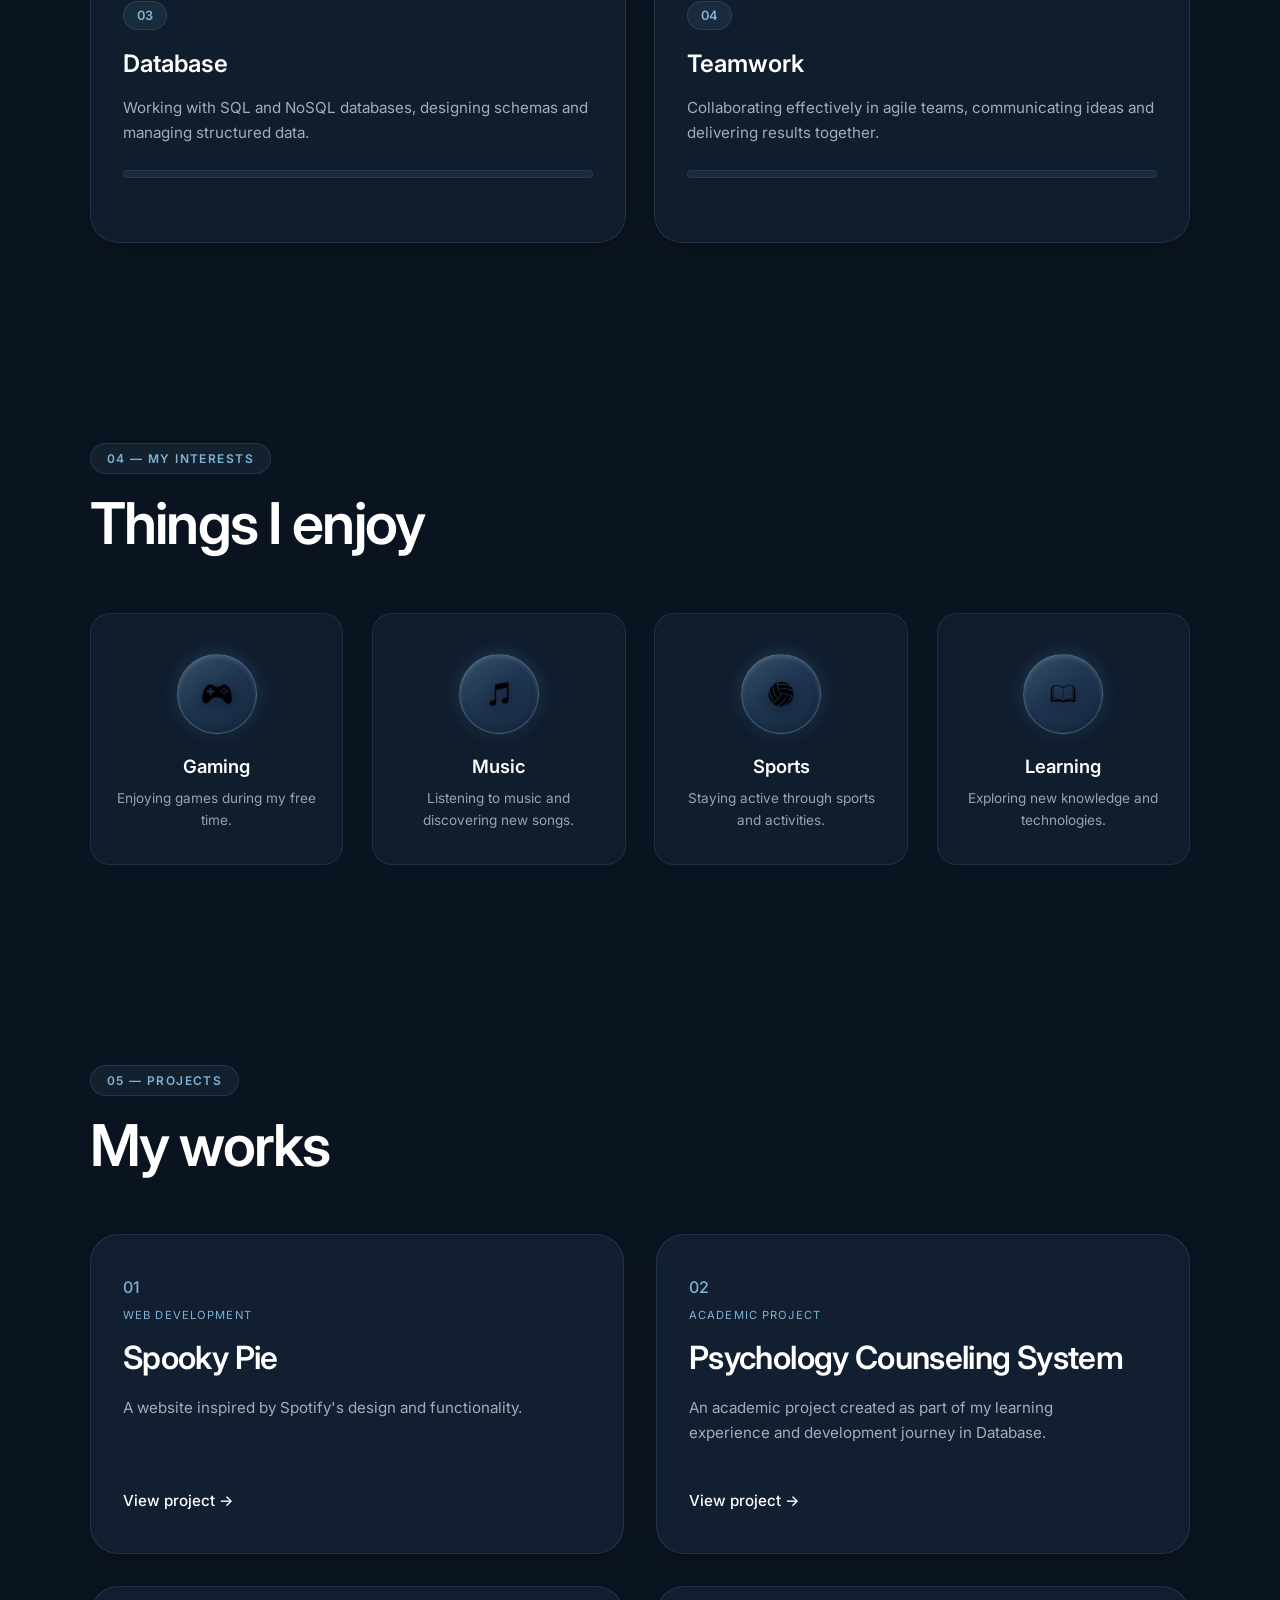
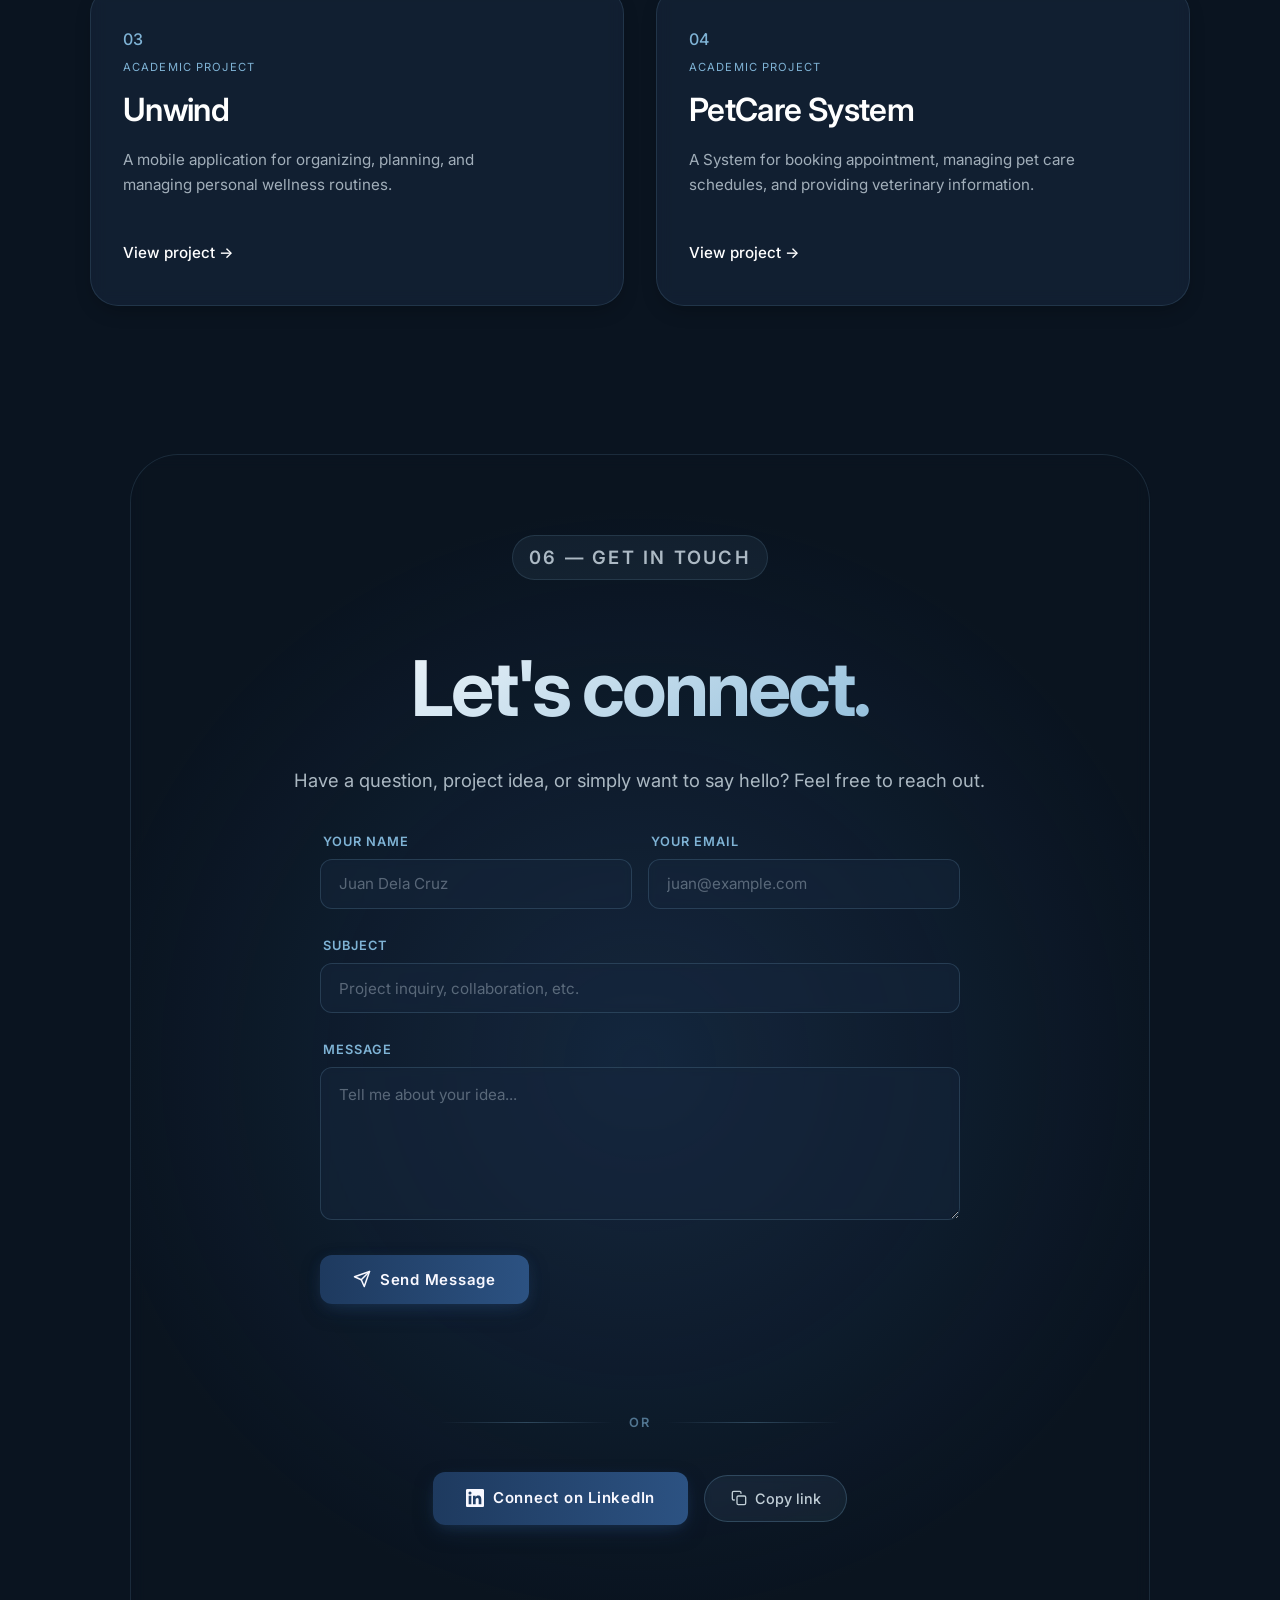
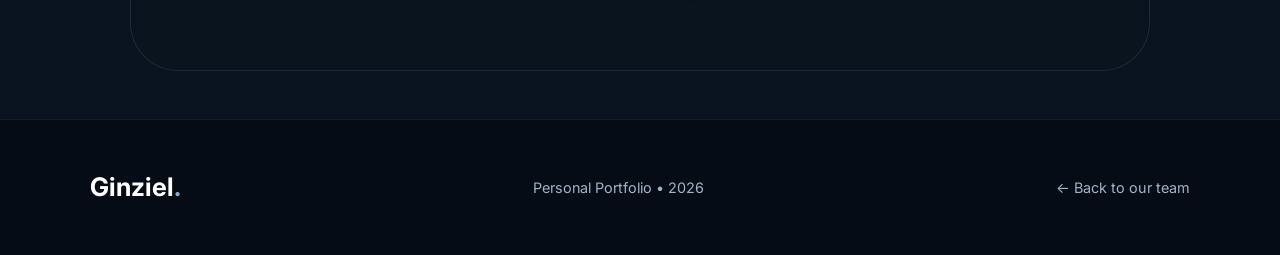
<file: Ginziel/index.html>
<!DOCTYPE html>
<html lang="en">
<head>
  <meta charset="UTF-8">
  <meta name="viewport" content="width=device-width, initial-scale=1.0">
  <meta name="description" content="Ginziel S. Taguinod — Student & future professional. Personal portfolio.">
  <title>Ginziel · Cosmic Portfolio</title>

  <link rel="preconnect" href="https://fonts.googleapis.com">
  <link rel="preconnect" href="https://fonts.gstatic.com" crossorigin>
  <link href="https://fonts.googleapis.com/css2?family=Inter:opsz,wght@14..32,300;14..32,400;14..32,500;14..32,600;14..32,700&display=swap" rel="stylesheet">
  <link rel="stylesheet" href="style.css">
</head>
<body>

  <!-- ================= LOADING SCREEN (GREEN → BLUE CROSSFADE) ================= -->
  <div class="loader" id="loader" aria-hidden="true">

    <!-- Green Layer (starting theme — same as team page) -->
    <div class="loader-layer loader-layer-green">
      <div class="loader-content">
        <div class="loader-planet">
          <div class="loader-ring"></div>
          <div class="loader-ring"></div>
          <div class="loader-dot"></div>
        </div>
        <p class="loader-text">Loading the cosmos...</p>
        <div class="loader-progress">
          <div class="loader-progress-fill"></div>
        </div>
      </div>
    </div>

    <!-- Blue Layer (target theme — same as personal page) -->
    <div class="loader-layer loader-layer-blue">
      <div class="loader-content">
        <div class="loader-planet">
          <div class="loader-ring"></div>
          <div class="loader-ring"></div>
          <div class="loader-dot"></div>
        </div>
        <p class="loader-text">Welcome to my portfolio</p>
        <div class="loader-progress">
          <div class="loader-progress-fill"></div>
        </div>
      </div>
    </div>

  </div>

  <!-- ================= CURSOR TRAIL CANVAS ================= -->
  <canvas class="cursor-trail" id="cursorTrail" aria-hidden="true"></canvas>

  <!-- ================= SCROLL PROGRESS BAR ================= -->
  <div class="scroll-progress" aria-hidden="true">
    <div class="scroll-progress-fill"></div>
  </div>

  <!-- ================= COSMIC BACKGROUND ================= -->
  <div class="cosmic-bg" aria-hidden="true">
    <div class="starfield starfield-far"></div>
    <div class="starfield starfield-near"></div>

    <div class="nebula nebula-1"></div>
    <div class="nebula nebula-2"></div>
    <div class="nebula nebula-3"></div>

    <svg class="constellation" viewBox="0 0 1000 800" preserveAspectRatio="none">
      <line x1="150" y1="120" x2="280" y2="220" />
      <line x1="280" y1="220" x2="420" y2="160" />
      <line x1="420" y1="160" x2="540" y2="280" />
      <line x1="540" y1="280" x2="700" y2="220" />
      <line x1="700" y1="220" x2="850" y2="320" />
      <line x1="280" y1="220" x2="340" y2="380" />
      <line x1="340" y1="380" x2="200" y2="520" />
      <line x1="340" y1="380" x2="540" y2="480" />
      <line x1="540" y1="480" x2="720" y2="520" />
      <line x1="720" y1="520" x2="860" y2="620" />
    </svg>

    <span class="constellation-node" style="top: 15%; left: 15%;"></span>
    <span class="constellation-node" style="top: 27%; left: 28%;"></span>
    <span class="constellation-node" style="top: 20%; left: 42%;"></span>
    <span class="constellation-node" style="top: 35%; left: 54%;"></span>
    <span class="constellation-node" style="top: 27%; left: 70%;"></span>
    <span class="constellation-node" style="top: 40%; left: 85%;"></span>
    <span class="constellation-node" style="top: 47%; left: 34%;"></span>
    <span class="constellation-node" style="top: 65%; left: 20%;"></span>
    <span class="constellation-node" style="top: 60%; left: 54%;"></span>
    <span class="constellation-node" style="top: 65%; left: 72%;"></span>
    <span class="constellation-node" style="top: 77%; left: 86%;"></span>

    <span class="cosmic-dust dust-1"></span>
    <span class="cosmic-dust dust-2"></span>
    <span class="cosmic-dust dust-3"></span>
    <span class="cosmic-dust dust-4"></span>
    <span class="cosmic-dust dust-5"></span>
    <span class="cosmic-dust dust-6"></span>
    <span class="cosmic-dust dust-7"></span>
    <span class="cosmic-dust dust-8"></span>

    <div class="shooting-star shooting-1"></div>
    <div class="shooting-star shooting-2"></div>
    <div class="shooting-star shooting-3"></div>

    <div class="aurora aurora-1"></div>
    <div class="aurora aurora-2"></div>
  </div>


  <!-- ================= NAVBAR ================= -->
  <header class="navbar">
    <a href="../index.html" class="logo">G<span>.</span></a>
    <nav>
      <a href="#home" data-section="home">Home</a>
      <a href="#about" data-section="about">About</a>
      <a href="#skills" data-section="skills">Skills</a>
      <a href="#projects" data-section="projects">Projects</a>
      <a href="#contact" data-section="contact">Contact</a>
    </nav>
    <a href="../index.html" class="back-button">← Team</a>
  </header>


  <!-- ================= HERO ================= -->
  <section id="home" class="hero">
    <div class="hero-content">
      <p class="eyebrow reveal reveal-delay-1">personal portfolio</p>
      <h1 class="reveal reveal-delay-2">Hi, I'm <span class="gradient-text">Ginziel.</span></h1>
      <h2 class="reveal reveal-delay-3">Student &amp; future professional</h2>
      <p class="intro reveal reveal-delay-4">
        Welcome to my personal space — get to know my background,
        explore my skills, interests, and the projects I've been
        building along the way.
      </p>
      <div class="hero-buttons reveal reveal-delay-5">
        <a href="#about" class="cssbuttons-io">
          <svg xmlns="http://www.w3.org/2000/svg" viewBox="0 0 24 24" fill="none" stroke="currentColor" stroke-width="2" stroke-linecap="round" stroke-linejoin="round">
            <path d="M17 21v-2a4 4 0 0 0-4-4H5a4 4 0 0 0-4 4v2"></path>
            <circle cx="9" cy="7" r="4"></circle>
            <path d="M23 21v-2a4 4 0 0 0-3-3.87"></path>
            <path d="M16 3.13a4 4 0 0 1 0 7.75"></path>
          </svg>
          <span>Discover More</span>
        </a>
        <a href="#contact" class="secondary-button">Contact me</a>
      </div>

      <a href="#about" class="scroll-indicator reveal reveal-delay-6" aria-label="Scroll down">
        <span></span>
      </a>
    </div>

    <div class="hero-image reveal reveal-delay-3">
      <div class="cosmic-glow" aria-hidden="true"></div>

      <div class="image-orbit orbit-1"></div>
      <div class="image-orbit orbit-2"></div>

      <div class="orbit-star star-1" aria-hidden="true"></div>
      <div class="orbit-star star-2" aria-hidden="true"></div>
      <div class="orbit-star star-3" aria-hidden="true"></div>

      <div class="image-circle">
        <img src="../images/ginziel.png" alt="Ginziel S. Taguinod">
      </div>

      <div class="floating-card">
        <span>05</span>
        <p>Ginziel S. Taguinod</p>
      </div>
    </div>
  </section>


  <!-- ================= ABOUT ================= -->
  <section id="about" class="about">
    <div class="section-heading">
      <p class="eyebrow">01 — about me</p>
      <h2>Get to know Ginziel</h2>
    </div>
    <div class="about-grid">
      <div class="about-text">
        <p>
          Hello! I'm Ginziel, a student who is passionate about learning
          new things and developing my skills. I enjoy exploring
          different areas, working with others, and challenging myself
          through new experiences.
        </p>
        <p>
          This personal portfolio showcases my background, skills,
          hobbies, interests, and projects. It represents who I am as
          a student and what I hope to achieve in the future.
        </p>

        <div class="stats-grid" id="statsGrid">
          <div class="stat-card">
            <div class="stat-number" data-target="2" data-suffix="+">0</div>
            <div class="stat-label">Years Coding</div>
          </div>
          <div class="stat-card">
            <div class="stat-number" data-target="10" data-suffix="+">0</div>
            <div class="stat-label">Projects Built</div>
          </div>
          <div class="stat-card">
            <div class="stat-number" data-target="5" data-suffix="">0</div>
            <div class="stat-label">Tech Learned</div>
          </div>
          <div class="stat-card">
            <div class="stat-number" data-target="100" data-suffix="%">0</div>
            <div class="stat-label">Dedication</div>
          </div>
        </div>
      </div>
      <div class="info-card">
        <div class="info-item">
          <span>Name</span>
          <strong>Ginziel S. Taguinod</strong>
        </div>
        <div class="info-item">
          <span>Occupation</span>
          <strong>Student</strong>
        </div>
        <div class="info-item">
          <span>Field</span>
          <strong>Information Technology</strong>
        </div>
        <div class="info-item">
          <span>Location</span>
          <strong>Valley 1, San Antonio, Parañaque City, Manila, Philippines</strong>
        </div>
      </div>
    </div>
  </section>


  <!-- ================= EDUCATION ================= -->
  <section class="education">
    <div class="section-heading">
      <p class="eyebrow">02 — education</p>
      <h2>My educational journey</h2>
    </div>

    <div class="timeline">

      <a
        href="https://www.google.com/maps/place/National+University-Manila/@14.6043164,120.918411,13z/data=!4m10!1m2!2m1!1sNational+University+Manila!3m6!1s0x3397c9fc11a6ceb3:0x9d4220dade0140ab!8m2!3d14.6043164!4d120.9946287!15sChpOYXRpb25hbCBVbml2ZXJzaXR5IE1hbmlsYVocIhpuYXRpb25hbCB1bml2ZXJzaXR5IG1hbmlsYZIBEnByaXZhdGVfdW5pdmVyc2l0eZoBI0NoWkRTVUhOTUc5blMwVkpRMEZuU1VSU2IzVjFNRTVSRUFF4AEA-gEECAAQTA!16zL20vMDc4bjhi?entry=ttu&g_ep=EgoyMDI2MDkwOS4wIKXMDSoASAFQAw%3D%3D"
        target="_blank"
        rel="noopener noreferrer"
        class="timeline-item"
      >
        <div class="timeline-number">01</div>
        <div class="timeline-content">
          <span class="timeline-badge">Present</span>
          <h3>National University Manila</h3>
          <p>Bachelor of Science in Information Technology, specializing in Web and Mobile Application Development.</p>
          <span class="timeline-location">
            <svg xmlns="http://www.w3.org/2000/svg" width="14" height="14" viewBox="0 0 24 24" fill="none" stroke="currentColor" stroke-width="2" stroke-linecap="round" stroke-linejoin="round">
              <path d="M21 10c0 7-9 13-9 13s-9-6-9-13a9 9 0 0 1 18 0z"></path>
              <circle cx="12" cy="10" r="3"></circle>
            </svg>
          </span>
        </div>
      </a>

      <a
        href="https://www.google.com/maps/place/First+City+Providential+College,+Inc/@14.8103107,121.0597479,17z/data=!3m1!4b1!4m6!3m5!1s0x3397af741abbd88f:0xfb58416a77ba9c5b!8m2!3d14.8103107!4d121.0623228!16s%2Fg%2F1q628pkgp?entry=ttu&g_ep=EgoyMDI2MDkwOS4wIKXMDSoASAFQAw%3D%3D"
        target="_blank"
        rel="noopener noreferrer"
        class="timeline-item"
      >
        <div class="timeline-number">02</div>
        <div class="timeline-content">
          <span class="timeline-badge">Previous</span>
          <h3>First City Providential College</h3>
          <p>Senior High School Education — Foundation in Computer System Servicing and academic excellence.</p>
          <span class="timeline-location">
            <svg xmlns="http://www.w3.org/2000/svg" width="14" height="14" viewBox="0 0 24 24" fill="none" stroke="currentColor" stroke-width="2" stroke-linecap="round" stroke-linejoin="round">
              <path d="M21 10c0 7-9 13-9 13s-9-6-9-13a9 9 0 0 1 18 0z"></path>
              <circle cx="12" cy="10" r="3"></circle>
            </svg>
          </span>
        </div>
      </a>

    </div>
  </section>


  <!-- ================= SKILLS ================= -->
  <section id="skills" class="skills">
    <div class="section-heading">
      <p class="eyebrow">03 — my skills</p>
      <h2>What I can do</h2>
    </div>
    <div class="skills-grid">

      <div class="skill-card" style="--level: 80%;">
        <span>01</span>
        <h3>Web Development</h3>
        <p>Creating responsive websites using HTML, CSS, and JavaScript with a focus on clean UI.</p>
        <div class="progress"><div class="progress-fill"></div></div>
        <small class="progress-label">80%</small>
      </div>

      <div class="skill-card" style="--level: 70%;">
        <span>02</span>
        <h3>Programming</h3>
        <p>Developing applications and solving problems with Java, Python, and modern frameworks.</p>
        <div class="progress"><div class="progress-fill"></div></div>
        <small class="progress-label">70%</small>
      </div>

      <div class="skill-card" style="--level: 75%;">
        <span>03</span>
        <h3>Database</h3>
        <p>Working with SQL and NoSQL databases, designing schemas and managing structured data.</p>
        <div class="progress"><div class="progress-fill"></div></div>
        <small class="progress-label">75%</small>
      </div>

      <div class="skill-card" style="--level: 90%;">
        <span>04</span>
        <h3>Teamwork</h3>
        <p>Collaborating effectively in agile teams, communicating ideas and delivering results together.</p>
        <div class="progress"><div class="progress-fill"></div></div>
        <small class="progress-label">90%</small>
      </div>

    </div>
  </section>


  <!-- ================= HOBBIES / INTERESTS ================= -->
  <section class="hobbies">
    <div class="section-heading">
      <p class="eyebrow">04 — my interests</p>
      <h2>Things I enjoy</h2>
    </div>
    <div class="hobbies-grid">
      <div class="hobby">
        <div class="hobby-icon">
          <img src="../images/gaming.png" alt="Gaming">
        </div>
        <h3>Gaming</h3>
        <p>Enjoying games during my free time.</p>
      </div>
      <div class="hobby">
        <div class="hobby-icon">
          <img src="../images/music.png" alt="Music">
        </div>
        <h3>Music</h3>
        <p>Listening to music and discovering new songs.</p>
      </div>
      <div class="hobby">
        <div class="hobby-icon">
          <img src="../images/sport.png" alt="Sports">
        </div>
        <h3>Sports</h3>
        <p>Staying active through sports and activities.</p>
      </div>
      <div class="hobby">
        <div class="hobby-icon">
          <img src="../images/learning.png" alt="Learning">
        </div>
        <h3>Learning</h3>
        <p>Exploring new knowledge and technologies.</p>
      </div>
    </div>
  </section>


  <!-- ================= PROJECTS ================= -->
  <section id="projects" class="projects">
    <div class="section-heading">
      <p class="eyebrow">05 — projects</p>
      <h2>My works</h2>
    </div>
    <div class="projects-grid">
      <article class="project-card">
        <div>
          <div class="project-number">01</div>
          <span>Web Development</span>
          <h3>Spooky Pie</h3>
          <p>A website inspired by Spotify's design and functionality.</p>
        </div>
        <a href="https://vocal-beijinho-c3cc0d.netlify.app" class="project-link" target="_blank" rel="noopener noreferrer">View project →</a>
      </article>
      <article class="project-card">
        <div>
          <div class="project-number">02</div>
          <span>Academic Project</span>
          <h3>Psychology Counseling System</h3>
          <p>An academic project created as part of my learning experience and development journey in Database.</p>
        </div>
        <a href="https://youtu.be/XBjQ4hPPD3E?si=sST_iS4uEWqhHUvf" class="project-link" target="_blank" rel="noopener noreferrer">View project →</a>
      </article>
      <article class="project-card">
        <div>
          <div class="project-number">03</div>
          <span>Academic Project</span>
          <h3>Unwind</h3>
          <p>A mobile application for organizing, planning, and managing personal wellness routines.</p>
        </div>
        <a href="https://drive.google.com/file/d/1_iDrYx1C0KV5TFJDhiGGFWPs2gB34E8d/view?usp=sharing" class="project-link" target="_blank" rel="noopener noreferrer">View project →</a>
      </article>
      <article class="project-card">
        <div>
          <div class="project-number">04</div>
          <span>Academic Project</span>
          <h3>PetCare System</h3>
          <p>A System for booking appointment, managing pet care schedules, and providing veterinary information.</p>
        </div>
        <a href="https://drive.google.com/file/d/1GV4DQZVwjSjrz0bAVOkGhdb7X-YRDP07/view?usp=sharing" class="project-link" target="_blank" rel="noopener noreferrer">View project →</a>
      </article>
    </div>
  </section>


  <!-- ================= CONTACT ================= -->
  <section id="contact" class="contact">
    <div class="contact-content">
      <p class="eyebrow">06 — get in touch</p>
      <h2>Let's connect.</h2>
      <p>Have a question, project idea, or simply want to say hello? Feel free to reach out.</p>

      <form class="contact-form" id="contactForm" novalidate>
        <div class="form-row">
          <div class="form-group">
            <label for="name">Your Name</label>
            <input type="text" id="name" name="name" placeholder="Juan Dela Cruz" autocomplete="name" required>
            <span class="form-error" data-error-for="name"></span>
          </div>
          <div class="form-group">
            <label for="email">Your Email</label>
            <input type="email" id="email" name="email" placeholder="juan@example.com" autocomplete="email" required>
            <span class="form-error" data-error-for="email"></span>
          </div>
        </div>

        <div class="form-group">
          <label for="subject">Subject</label>
          <input type="text" id="subject" name="subject" placeholder="Project inquiry, collaboration, etc." required>
          <span class="form-error" data-error-for="subject"></span>
        </div>

        <div class="form-group">
          <label for="message">Message</label>
          <textarea id="message" name="message" rows="5" placeholder="Tell me about your idea..." required></textarea>
          <span class="form-error" data-error-for="message"></span>
        </div>

        <button type="submit" class="cssbuttons-io" id="submitBtn">
          <svg xmlns="http://www.w3.org/2000/svg" viewBox="0 0 24 24" fill="none" stroke="currentColor" stroke-width="2" stroke-linecap="round" stroke-linejoin="round">
            <line x1="22" y1="2" x2="11" y2="13"></line>
            <polygon points="22 2 15 22 11 13 2 9 22 2"></polygon>
          </svg>
          <span>Send Message</span>
        </button>

        <div class="form-success" id="formSuccess" role="status" aria-live="polite">
          <svg xmlns="http://www.w3.org/2000/svg" width="20" height="20" viewBox="0 0 24 24" fill="none" stroke="currentColor" stroke-width="2.5" stroke-linecap="round" stroke-linejoin="round">
            <path d="M22 11.08V12a10 10 0 1 1-5.93-9.14"></path>
            <polyline points="22 4 12 14.01 9 11.01"></polyline>
          </svg>
          <span>Message sent successfully! I'll get back to you soon.</span>
        </div>
      </form>

      <div class="contact-divider">
        <span>or</span>
      </div>

      <div class="contact-actions">
        <a href="https://www.linkedin.com/in/ginziel-taguinod-71b690359" class="cssbuttons-io" target="_blank" rel="noopener noreferrer">
          <svg xmlns="http://www.w3.org/2000/svg" viewBox="0 0 24 24" fill="currentColor" width="1.2em" height="1.2em">
            <path d="M20.447 20.452h-3.554v-5.569c0-1.328-.027-3.037-1.852-3.037-1.853 0-2.136 1.445-2.136 2.939v5.667H9.351V9h3.414v1.561h.046c.477-.9 1.637-1.85 3.37-1.85 3.601 0 4.267 2.37 4.267 5.455v6.286zM5.337 7.433a2.062 2.062 0 01-2.063-2.065 2.064 2.064 0 112.063 2.065zm1.782 13.019H3.555V9h3.564v11.452zM22.225 0H1.771C.792 0 0 .774 0 1.729v20.542C0 23.227.792 24 1.771 24h20.451C23.2 24 24 23.227 24 22.271V1.729C24 .774 23.2 0 22.222 0h.003z"/>
          </svg>
          <span>Connect on LinkedIn</span>
        </a>
        <button class="copy-link" data-copy="https://www.linkedin.com/in/ginziel-taguinod-71b690359" type="button">
          <svg xmlns="http://www.w3.org/2000/svg" width="16" height="16" viewBox="0 0 24 24" fill="none" stroke="currentColor" stroke-width="2" stroke-linecap="round" stroke-linejoin="round">
            <rect x="9" y="9" width="13" height="13" rx="2" ry="2"></rect>
            <path d="M5 15H4a2 2 0 0 1-2-2V4a2 2 0 0 1 2-2h9a2 2 0 0 1 2 2v1"></path>
          </svg>
          <span>Copy link</span>
        </button>
      </div>

      <div class="copy-notification" role="status" aria-live="polite">
        <span>✓ Link copied to clipboard!</span>
      </div>
    </div>
  </section>


  <!-- ================= FOOTER ================= -->
  <footer>
    <div><strong>Ginziel<span>.</span></strong></div>
    <p>Personal Portfolio • 2026</p>
    <a href="../index.html">← Back to our team</a>
  </footer>


  <!-- ================= BACK TO TOP BUTTON ================= -->
  <button class="back-to-top" aria-label="Back to top" type="button">
    <svg xmlns="http://www.w3.org/2000/svg" width="20" height="20" viewBox="0 0 24 24" fill="none" stroke="currentColor" stroke-width="2.5" stroke-linecap="round" stroke-linejoin="round">
      <polyline points="18 15 12 9 6 15"></polyline>
    </svg>
  </button>


  <!-- ================= SCRIPTS ================= -->
  <script>
    /* ============ 0. LOADING SCREEN ============ */
    (function () {
      const loader = document.getElementById('loader');
      if (!loader) return;

      const startTime = Date.now();

      window.addEventListener('load', function () {
        const elapsed = Date.now() - startTime;
        const remaining = Math.max(0, 2800 - elapsed);

        setTimeout(function () {
          loader.classList.add('loaded');
          document.body.classList.add('loaded');

          setTimeout(function () {
            loader.style.display = 'none';
          }, 900);
        }, remaining);
      });

      setTimeout(function () {
        if (!loader.classList.contains('loaded')) {
          loader.classList.add('loaded');
          document.body.classList.add('loaded');
          setTimeout(function () {
            loader.style.display = 'none';
          }, 900);
        }
      }, 5000);
    })();


    /* ============ 1. CURSOR TRAIL (NAVY BLUE COSMIC LINE) ============ */
    (function () {
      const canvas = document.getElementById('cursorTrail');
      if (!canvas) return;

      const hasHover = window.matchMedia('(hover: hover) and (pointer: fine)').matches;
      if (!hasHover) {
        canvas.style.display = 'none';
        return;
      }

      const ctx = canvas.getContext('2d');
      let width = 0;
      let height = 0;
      let dpr = window.devicePixelRatio || 1;

      function resize() {
        width = window.innerWidth;
        height = window.innerHeight;
        canvas.width = width * dpr;
        canvas.height = height * dpr;
        canvas.style.width = width + 'px';
        canvas.style.height = height + 'px';
        ctx.scale(dpr, dpr);
      }
      resize();
      window.addEventListener('resize', resize);

      const trail = [];
      const MAX_LENGTH = 30;
      const FADE_SPEED = 0.03;

      let mouseX = 0;
      let mouseY = 0;
      let lastMouseX = 0;
      let lastMouseY = 0;

      document.addEventListener('mousemove', function (e) {
        mouseX = e.clientX;
        mouseY = e.clientY;

        const dx = mouseX - lastMouseX;
        const dy = mouseY - lastMouseY;
        const dist = Math.sqrt(dx * dx + dy * dy);

        if (dist > 2) {
          trail.push({
            x: mouseX,
            y: mouseY,
            life: 1,
            size: Math.min(6, 2 + dist * 0.15)
          });

          if (trail.length > MAX_LENGTH) {
            trail.shift();
          }

          lastMouseX = mouseX;
          lastMouseY = mouseY;
        }
      });

      function draw() {
        ctx.clearRect(0, 0, width, height);

        for (let i = trail.length - 1; i >= 0; i--) {
          const point = trail[i];
          point.life -= FADE_SPEED;

          if (point.life <= 0) {
            trail.splice(i, 1);
            continue;
          }

          const alpha = point.life;
          const size = point.size * point.life;

          /* 🔵 NAVY BLUE trail colors */
          const gradient = ctx.createRadialGradient(
            point.x, point.y, 0,
            point.x, point.y, size * 3
          );
          gradient.addColorStop(0, `rgba(127, 179, 213, ${alpha * 0.9})`);
          gradient.addColorStop(0.4, `rgba(74, 122, 181, ${alpha * 0.5})`);
          gradient.addColorStop(1, 'rgba(30, 58, 95, 0)');

          ctx.beginPath();
          ctx.fillStyle = gradient;
          ctx.arc(point.x, point.y, size * 3, 0, Math.PI * 2);
          ctx.fill();

          ctx.beginPath();
          ctx.fillStyle = `rgba(255, 255, 255, ${alpha * 0.8})`;
          ctx.arc(point.x, point.y, size * 0.6, 0, Math.PI * 2);
          ctx.fill();
        }

        if (trail.length > 1) {
          ctx.beginPath();
          ctx.moveTo(trail[0].x, trail[0].y);

          for (let i = 1; i < trail.length; i++) {
            const p = trail[i];
            const prev = trail[i - 1];
            const midX = (p.x + prev.x) / 2;
            const midY = (p.y + prev.y) / 2;
            ctx.quadraticCurveTo(prev.x, prev.y, midX, midY);
          }

          const last = trail[trail.length - 1];
          const first = trail[0];
          const lineGradient = ctx.createLinearGradient(
            first.x, first.y, last.x, last.y
          );
          lineGradient.addColorStop(0, 'rgba(127, 179, 213, 0)');
          lineGradient.addColorStop(0.5, 'rgba(127, 179, 213, 0.3)');
          lineGradient.addColorStop(1, 'rgba(127, 179, 213, 0)');

          ctx.strokeStyle = lineGradient;
          ctx.lineWidth = 1.5;
          ctx.lineCap = 'round';
          ctx.stroke();
        }

        requestAnimationFrame(draw);
      }

      draw();
    })();


    /* ============ 2. NAVBAR AUTO-HIDE ============ */
    (function () {
      const navbar = document.querySelector('.navbar');
      if (!navbar) return;

      let lastScrollY = window.scrollY;
      let isHoveringTop = false;
      let ticking = false;
      const SCROLL_THRESHOLD = 80;

      document.addEventListener('mousemove', function (e) {
        const isInTopZone = e.clientY < 100;
        if (isInTopZone !== isHoveringTop) {
          isHoveringTop = isInTopZone;
          updateNavbar();
        }
      });

      window.addEventListener('scroll', function () {
        if (!ticking) {
          window.requestAnimationFrame(function () {
            updateNavbar();
            ticking = false;
          });
          ticking = true;
        }
      });

      function updateNavbar() {
        const currentScrollY = window.scrollY;

        if (currentScrollY < SCROLL_THRESHOLD) {
          navbar.classList.remove('navbar-hidden');
          lastScrollY = currentScrollY;
          return;
        }

        if (isHoveringTop) {
          navbar.classList.remove('navbar-hidden');
          lastScrollY = currentScrollY;
          return;
        }

        if (currentScrollY > lastScrollY) {
          navbar.classList.add('navbar-hidden');
        } else {
          navbar.classList.remove('navbar-hidden');
        }

        lastScrollY = currentScrollY;
      }
    })();


    /* ============ 3. SCROLL PROGRESS BAR ============ */
    (function () {
      const progressFill = document.querySelector('.scroll-progress-fill');
      if (!progressFill) return;

      let ticking = false;

      function updateProgress() {
        const scrollTop = window.scrollY;
        const docHeight = document.documentElement.scrollHeight - window.innerHeight;
        const percent = docHeight > 0 ? (scrollTop / docHeight) * 100 : 0;
        progressFill.style.width = percent + '%';
        ticking = false;
      }

      window.addEventListener('scroll', function () {
        if (!ticking) {
          window.requestAnimationFrame(updateProgress);
          ticking = true;
        }
      });

      updateProgress();
    })();


    /* ============ 4. ACTIVE SECTION HIGHLIGHT ============ */
    (function () {
      const navLinks = document.querySelectorAll('.navbar nav a[data-section]');
      const sections = document.querySelectorAll('section[id]');
      if (!navLinks.length || !sections.length) return;

      const observer = new IntersectionObserver(function (entries) {
        entries.forEach(function (entry) {
          if (entry.isIntersecting) {
            const id = entry.target.getAttribute('id');
            navLinks.forEach(function (link) {
              link.classList.toggle('active', link.dataset.section === id);
            });
          }
        });
      }, {
        rootMargin: '-45% 0px -45% 0px',
        threshold: 0
      });

      sections.forEach(function (section) {
        observer.observe(section);
      });
    })();


    /* ============ 5. BACK TO TOP BUTTON ============ */
    (function () {
      const btn = document.querySelector('.back-to-top');
      if (!btn) return;

      let ticking = false;

      function toggleBtn() {
        if (window.scrollY > 500) {
          btn.classList.add('visible');
        } else {
          btn.classList.remove('visible');
        }
        ticking = false;
      }

      window.addEventListener('scroll', function () {
        if (!ticking) {
          window.requestAnimationFrame(toggleBtn);
          ticking = true;
        }
      });

      btn.addEventListener('click', function () {
        window.scrollTo({ top: 0, behavior: 'smooth' });
      });

      toggleBtn();
    })();


    /* ============ 6. COPY TO CLIPBOARD ============ */
    (function () {
      const copyBtn = document.querySelector('.copy-link');
      const notification = document.querySelector('.copy-notification');
      if (!copyBtn || !notification) return;

      let hideTimer;

      copyBtn.addEventListener('click', function () {
        const text = copyBtn.dataset.copy;

        if (!text || text === '#') return;

        navigator.clipboard.writeText(text).then(function () {
          copyBtn.classList.add('copied');
          notification.classList.add('show');

          clearTimeout(hideTimer);
          hideTimer = setTimeout(function () {
            copyBtn.classList.remove('copied');
            notification.classList.remove('show');
          }, 2200);
        }).catch(function (err) {
          console.error('Copy failed:', err);
        });
      });
    })();


    /* ============ 7. ANIMATED STATS COUNTER ============ */
    (function () {
      const statsGrid = document.getElementById('statsGrid');
      if (!statsGrid) return;

      const statNumbers = statsGrid.querySelectorAll('.stat-number');
      let started = false;

      function animateCounter(el) {
        const target = parseInt(el.dataset.target, 10);
        const suffix = el.dataset.suffix || '';
        const duration = 1800;
        const startTime = performance.now();

        function update(now) {
          const elapsed = now - startTime;
          const progress = Math.min(elapsed / duration, 1);

          const eased = 1 - Math.pow(1 - progress, 3);
          const current = Math.floor(eased * target);

          el.textContent = current + suffix;

          if (progress < 1) {
            requestAnimationFrame(update);
          } else {
            el.textContent = target + suffix;
          }
        }

        requestAnimationFrame(update);
      }

      const observer = new IntersectionObserver(function (entries) {
        entries.forEach(function (entry) {
          if (entry.isIntersecting && !started) {
            started = true;
            statNumbers.forEach(function (el, index) {
              setTimeout(function () {
                animateCounter(el);
              }, index * 150);
            });
            observer.disconnect();
          }
        });
      }, {
        threshold: 0.3
      });

      observer.observe(statsGrid);
    })();


    /* ============ 8. CONTACT FORM VALIDATION + FORMSPREE ============ */
    (function () {
      const form = document.getElementById('contactForm');
      const successBox = document.getElementById('formSuccess');
      const submitBtn = document.getElementById('submitBtn');
      if (!form) return;

      const FORMSPREE_ENDPOINT = 'https://formspree.io/f/maeygqba';

      const validators = {
        name: function (value) {
          if (!value.trim()) return 'Please enter your name.';
          if (value.trim().length < 2) return 'Name must be at least 2 characters.';
          if (value.trim().length > 60) return 'Name is too long.';
          if (!/^[a-zA-Z\s.'-]+$/.test(value.trim())) return 'Name contains invalid characters.';
          return '';
        },
        email: function (value) {
          if (!value.trim()) return 'Please enter your email.';
          const emailRegex = /^[^\s@]+@[^\s@]+\.[^\s@]{2,}$/;
          if (!emailRegex.test(value.trim())) return 'Please enter a valid email address.';
          return '';
        },
        subject: function (value) {
          if (!value.trim()) return 'Please enter a subject.';
          if (value.trim().length < 3) return 'Subject must be at least 3 characters.';
          if (value.trim().length > 100) return 'Subject is too long.';
          return '';
        },
        message: function (value) {
          if (!value.trim()) return 'Please enter your message.';
          if (value.trim().length < 10) return 'Message must be at least 10 characters.';
          if (value.trim().length > 1000) return 'Message is too long (max 1000 characters).';
          return '';
        }
      };

      function getFieldWrapper(input) { return input.closest('.form-group'); }
      function getErrorSpan(fieldName) { return form.querySelector('[data-error-for="' + fieldName + '"]'); }

      function showError(fieldName, message) {
        const input = form.querySelector('[name="' + fieldName + '"]');
        const wrapper = getFieldWrapper(input);
        const errorSpan = getErrorSpan(fieldName);
        if (wrapper) wrapper.classList.add('has-error');
        if (errorSpan) errorSpan.textContent = message;
      }

      function clearError(fieldName) {
        const input = form.querySelector('[name="' + fieldName + '"]');
        const wrapper = getFieldWrapper(input);
        const errorSpan = getErrorSpan(fieldName);
        if (wrapper) wrapper.classList.remove('has-error');
        if (errorSpan) errorSpan.textContent = '';
      }

      function validateField(fieldName) {
        const input = form.querySelector('[name="' + fieldName + '"]');
        if (!input) return true;
        const error = validators[fieldName](input.value);
        if (error) { showError(fieldName, error); return false; }
        else { clearError(fieldName); return true; }
      }

      Object.keys(validators).forEach(function (fieldName) {
        const input = form.querySelector('[name="' + fieldName + '"]');
        if (!input) return;
        input.addEventListener('blur', function () {
          if (input.value.trim()) validateField(fieldName);
        });
        input.addEventListener('input', function () {
          if (input.closest('.form-group').classList.contains('has-error')) validateField(fieldName);
        });
      });

      form.addEventListener('submit', function (e) {
        e.preventDefault();
        let isValid = true;
        let firstInvalidField = null;

        Object.keys(validators).forEach(function (fieldName) {
          const fieldValid = validateField(fieldName);
          if (!fieldValid && !firstInvalidField) firstInvalidField = form.querySelector('[name="' + fieldName + '"]');
          if (!fieldValid) isValid = false;
        });

        if (!isValid) {
          if (firstInvalidField) firstInvalidField.focus();
          return;
        }

        submitBtn.disabled = true;
        const originalText = submitBtn.querySelector('span').textContent;
        submitBtn.querySelector('span').textContent = 'Sending...';

        fetch(FORMSPREE_ENDPOINT, {
          method: 'POST',
          headers: {
            'Accept': 'application/json',
            'Content-Type': 'application/json'
          },
          body: JSON.stringify({
            name: form.name.value.trim(),
            email: form.email.value.trim(),
            subject: form.subject.value.trim(),
            message: form.message.value.trim()
          })
        })
        .then(function (response) {
          if (response.ok) {
            successBox.classList.add('show');
            form.reset();
            Object.keys(validators).forEach(clearError);

            setTimeout(function () {
              successBox.classList.remove('show');
            }, 5000);
          } else {
            return response.json().then(function (data) {
              const errorMsg = (data.errors && data.errors[0] && data.errors[0].message)
                ? data.errors[0].message
                : 'Something went wrong. Please try again.';
              alert('Error: ' + errorMsg);
            });
          }
        })
        .catch(function (error) {
          alert('Network error: ' + error.message + '\nPlease check your internet connection.');
        })
        .finally(function () {
          submitBtn.disabled = false;
          submitBtn.querySelector('span').textContent = originalText;
        });
      });
    })();
  </script>

</body>
</html>
</file>
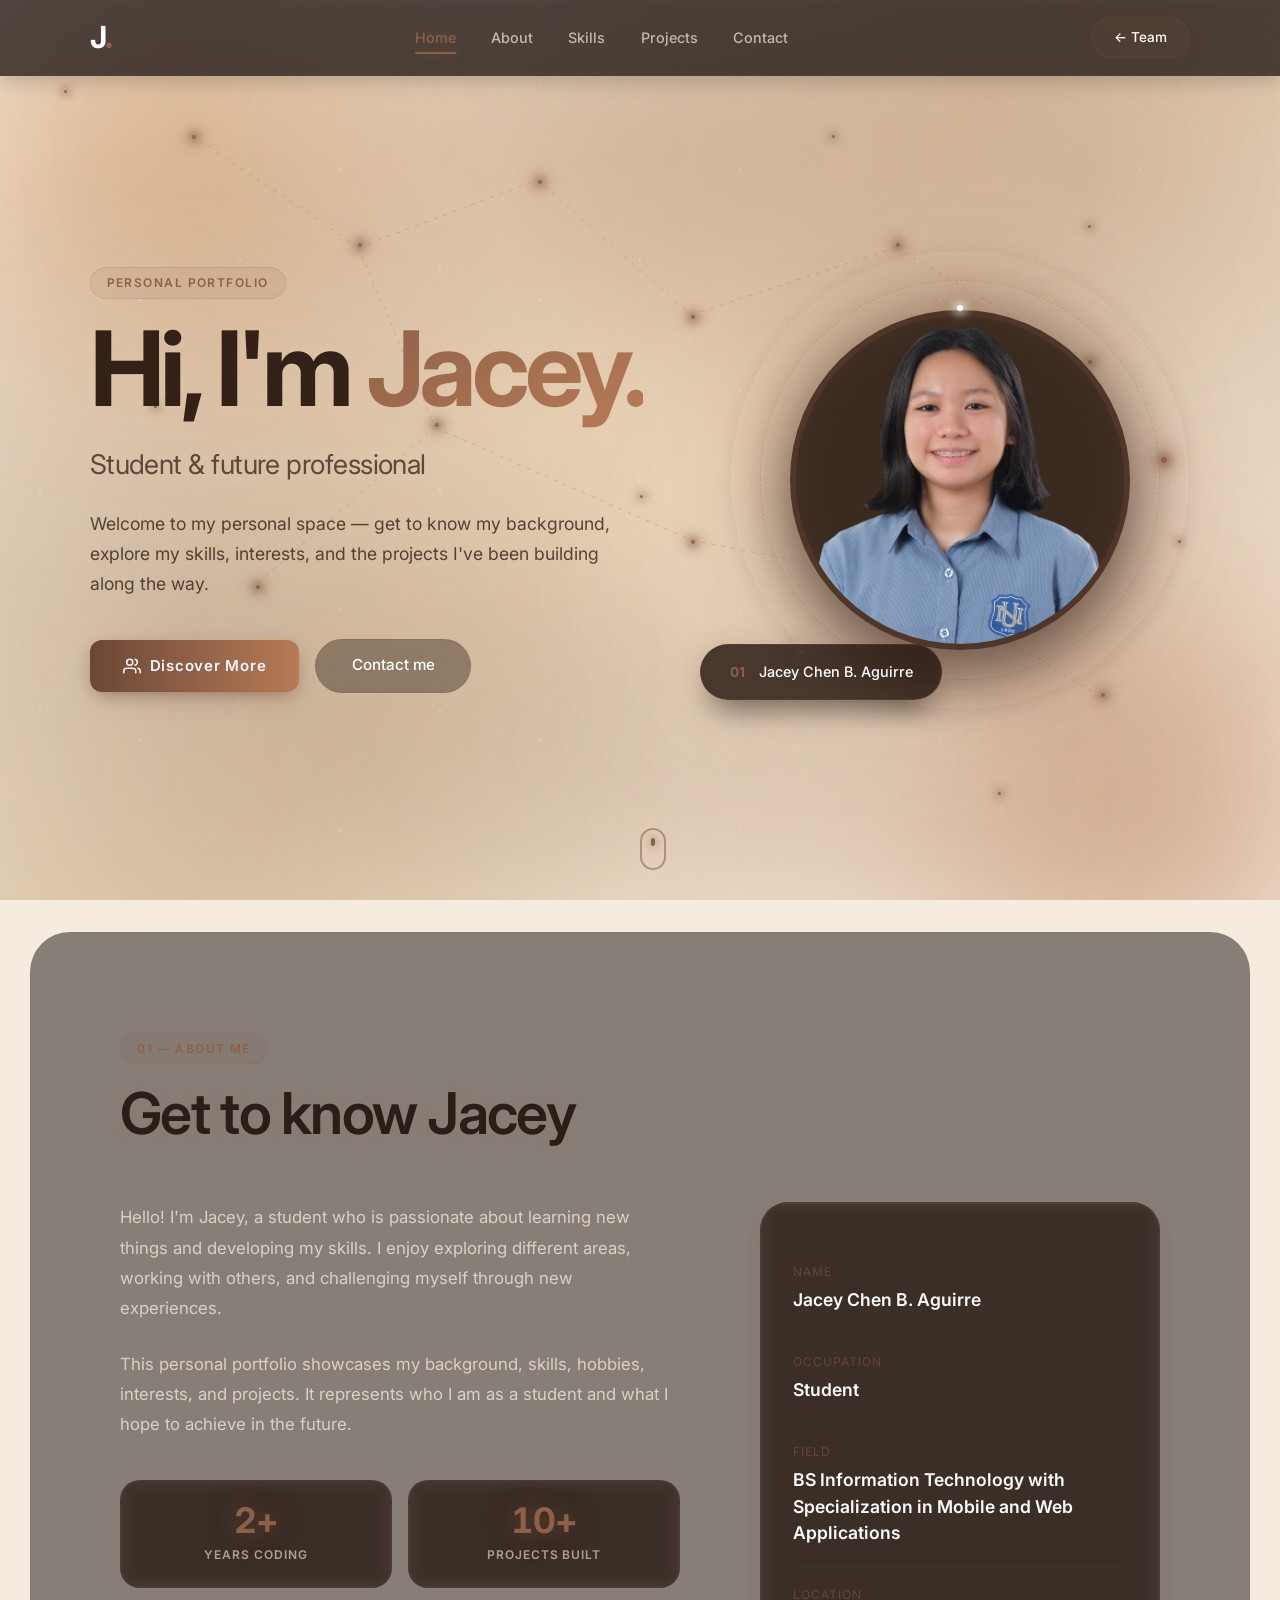
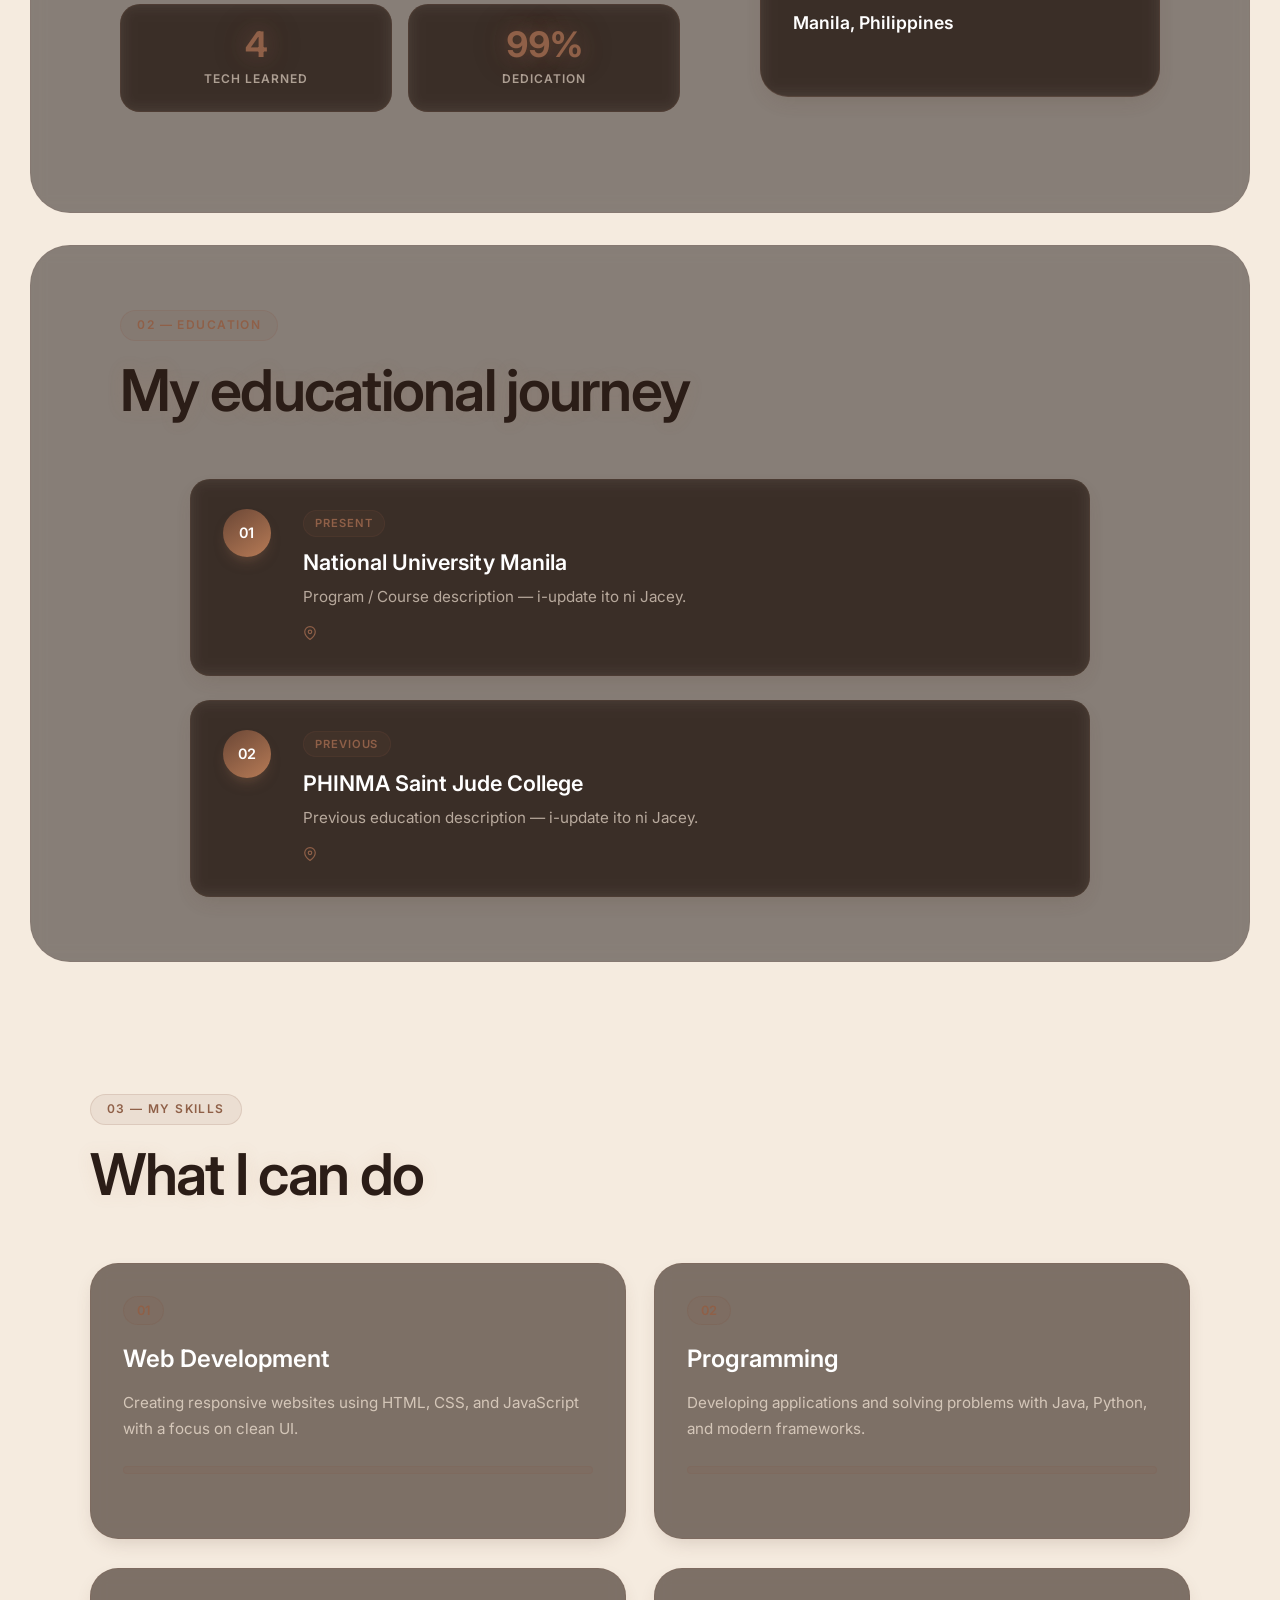
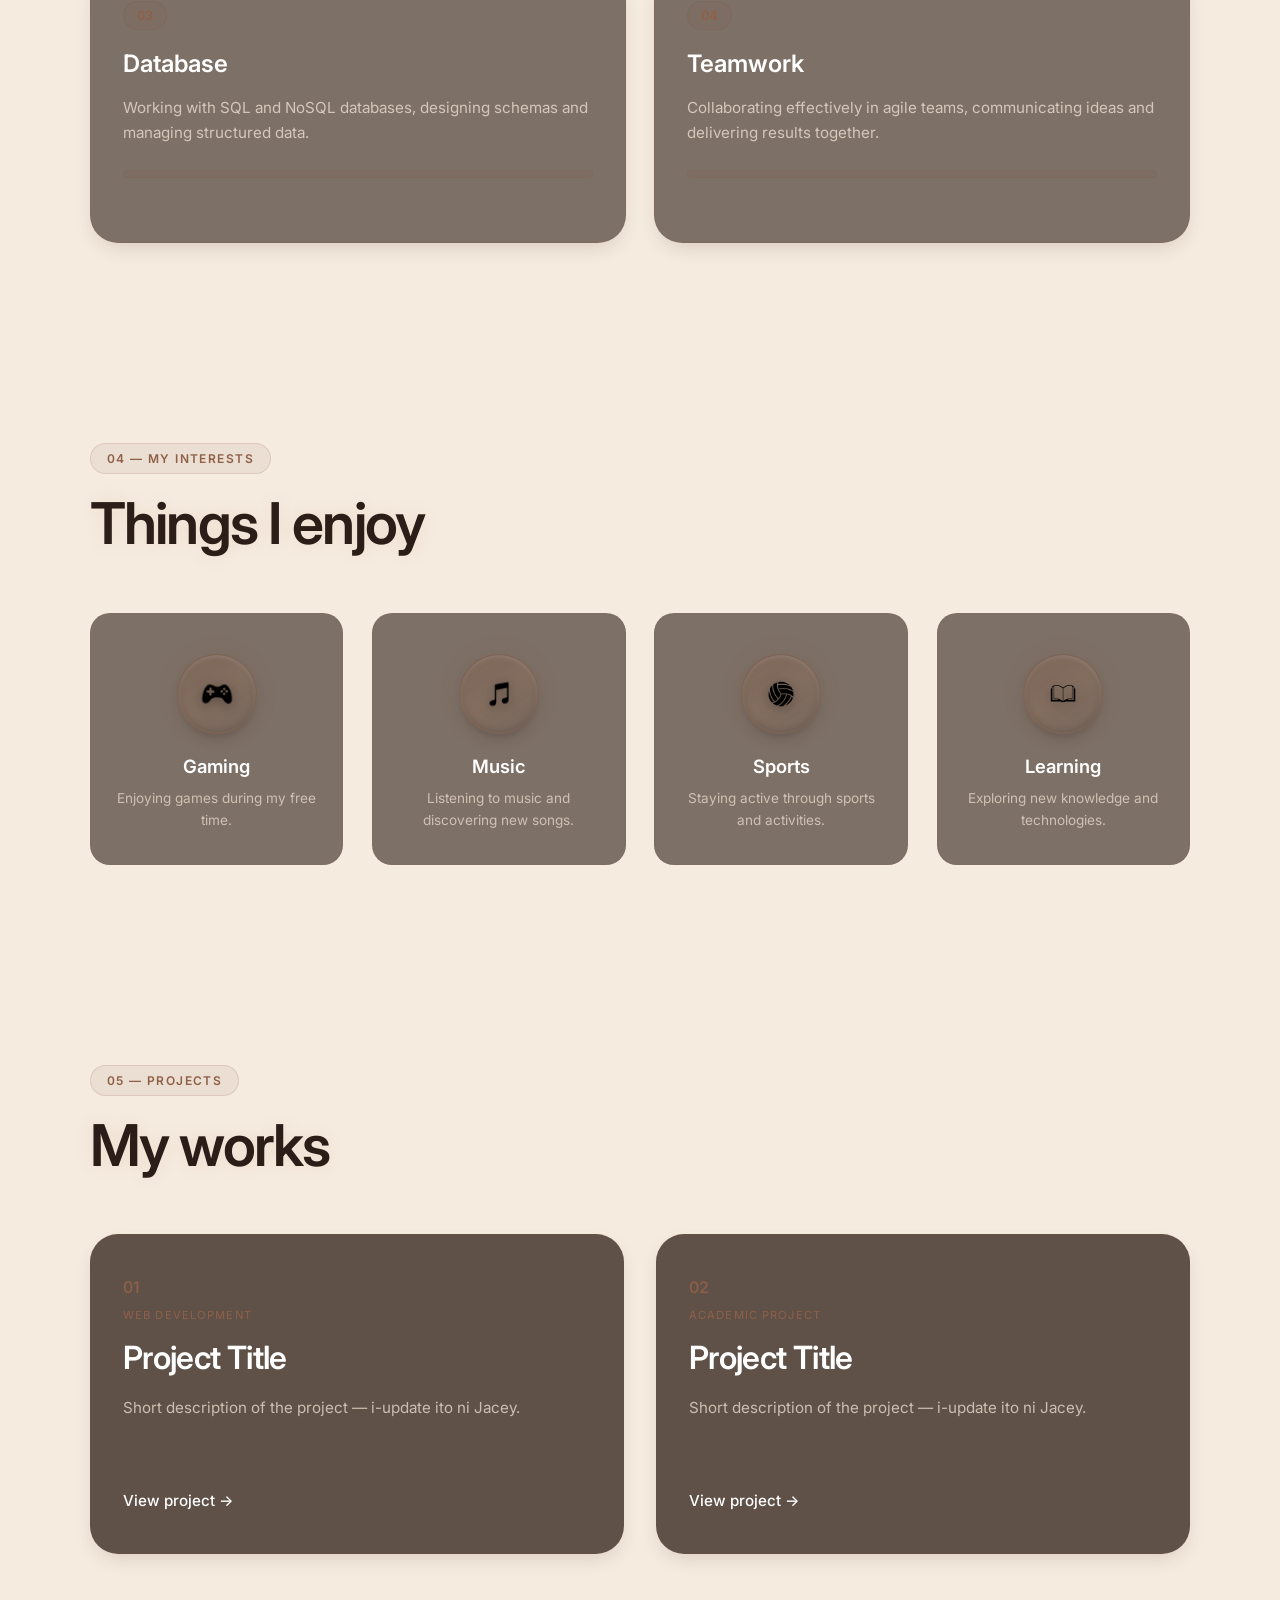
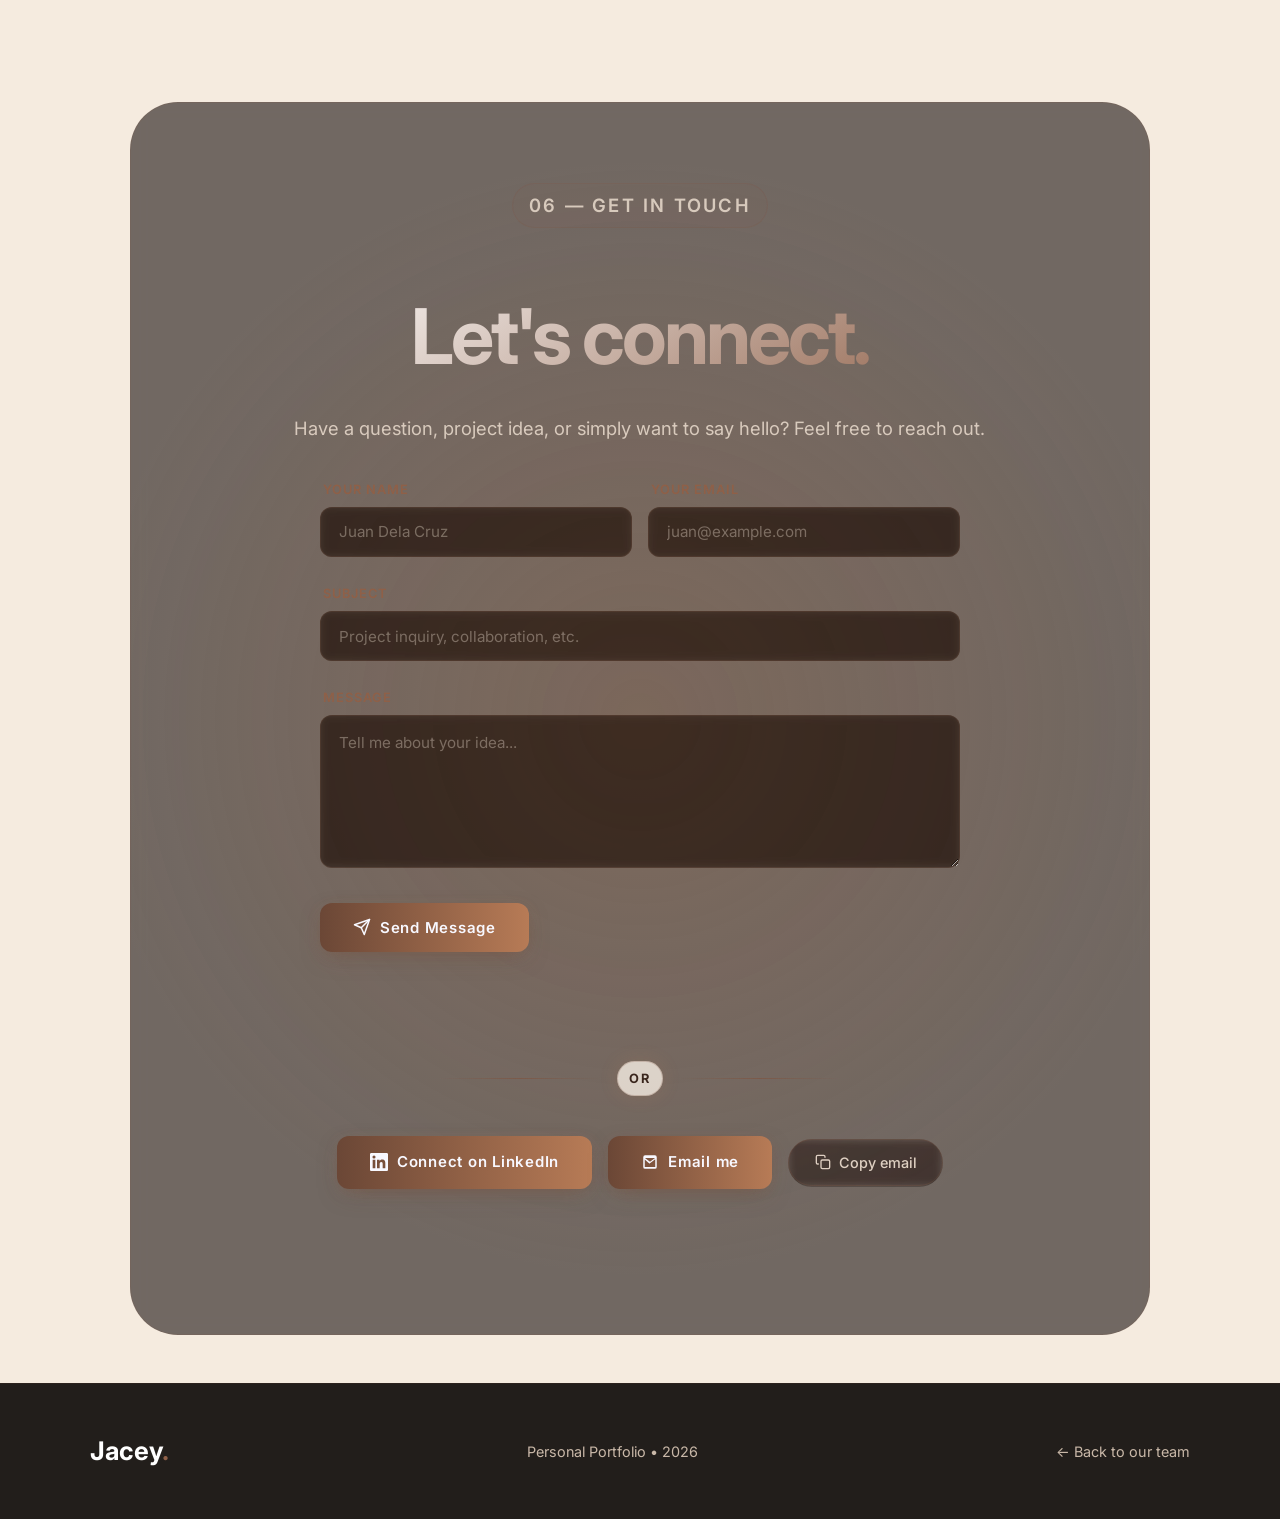
<file: Jacey/index.html>
<!DOCTYPE html>
<html lang="en">
<head>
  <meta charset="UTF-8">
  <meta name="viewport" content="width=device-width, initial-scale=1.0">
  <meta name="description" content="Jacey Chen B. Aguirre — Student & future professional. Personal portfolio.">
  <title>Jacey · Cosmic Portfolio</title>

  <link rel="preconnect" href="https://fonts.googleapis.com">
  <link rel="preconnect" href="https://fonts.gstatic.com" crossorigin>
  <link href="https://fonts.googleapis.com/css2?family=Inter:opsz,wght@14..32,300;14..32,400;14..32,500;14..32,600;14..32,700&display=swap" rel="stylesheet">
  <link rel="stylesheet" href="style.css">
</head>
<body>

<!-- ================= LOADING SCREEN (GREEN → ORANGE CROSSFADE) ================= -->
<div class="loader" id="loader" aria-hidden="true">

  <!-- Green Layer (starting theme — from team page) -->
  <div class="loader-layer loader-layer-green">
    <div class="loader-content">
      <div class="loader-planet">
        <div class="loader-ring"></div>
        <div class="loader-ring"></div>
        <div class="loader-dot"></div>
      </div>
      <p class="loader-text">Loading the cosmos...</p>
      <div class="loader-progress">
        <div class="loader-progress-fill"></div>
      </div>
    </div>
  </div>

  <!-- Orange Layer (target theme — Jacey's page) -->
  <div class="loader-layer loader-layer-orange">
    <div class="loader-content">
      <div class="loader-planet">
        <div class="loader-ring"></div>
        <div class="loader-ring"></div>
        <div class="loader-dot"></div>
      </div>
      <p class="loader-text">Welcome to my portfolio</p>
      <div class="loader-progress">
        <div class="loader-progress-fill"></div>
      </div>
    </div>
  </div>

</div>


  <!-- ================= CURSOR TRAIL CANVAS ================= -->
  <canvas class="cursor-trail" id="cursorTrail" aria-hidden="true"></canvas>

  <!-- ================= SCROLL PROGRESS BAR ================= -->
  <div class="scroll-progress" aria-hidden="true">
    <div class="scroll-progress-fill"></div>
  </div>

  <!-- ================= COSMIC BACKGROUND ================= -->
  <div class="cosmic-bg" aria-hidden="true">
    <div class="starfield starfield-far"></div>
    <div class="starfield starfield-near"></div>

    <div class="nebula nebula-1"></div>
    <div class="nebula nebula-2"></div>
    <div class="nebula nebula-3"></div>

    <svg class="constellation" viewBox="0 0 1000 800" preserveAspectRatio="none">
      <line x1="150" y1="120" x2="280" y2="220" />
      <line x1="280" y1="220" x2="420" y2="160" />
      <line x1="420" y1="160" x2="540" y2="280" />
      <line x1="540" y1="280" x2="700" y2="220" />
      <line x1="700" y1="220" x2="850" y2="320" />
      <line x1="280" y1="220" x2="340" y2="380" />
      <line x1="340" y1="380" x2="200" y2="520" />
      <line x1="340" y1="380" x2="540" y2="480" />
      <line x1="540" y1="480" x2="720" y2="520" />
      <line x1="720" y1="520" x2="860" y2="620" />
    </svg>

    <span class="constellation-node" style="top: 15%; left: 15%;"></span>
    <span class="constellation-node" style="top: 27%; left: 28%;"></span>
    <span class="constellation-node" style="top: 20%; left: 42%;"></span>
    <span class="constellation-node" style="top: 35%; left: 54%;"></span>
    <span class="constellation-node" style="top: 27%; left: 70%;"></span>
    <span class="constellation-node" style="top: 40%; left: 85%;"></span>
    <span class="constellation-node" style="top: 47%; left: 34%;"></span>
    <span class="constellation-node" style="top: 65%; left: 20%;"></span>
    <span class="constellation-node" style="top: 60%; left: 54%;"></span>
    <span class="constellation-node" style="top: 65%; left: 72%;"></span>
    <span class="constellation-node" style="top: 77%; left: 86%;"></span>

    <span class="cosmic-dust dust-1"></span>
    <span class="cosmic-dust dust-2"></span>
    <span class="cosmic-dust dust-3"></span>
    <span class="cosmic-dust dust-4"></span>
    <span class="cosmic-dust dust-5"></span>
    <span class="cosmic-dust dust-6"></span>
    <span class="cosmic-dust dust-7"></span>
    <span class="cosmic-dust dust-8"></span>

    <div class="shooting-star shooting-1"></div>
    <div class="shooting-star shooting-2"></div>
    <div class="shooting-star shooting-3"></div>

    <div class="aurora aurora-1"></div>
    <div class="aurora aurora-2"></div>
  </div>


  <!-- ================= NAVBAR ================= -->
  <header class="navbar">
    <a href="../index.html" class="logo">J<span>.</span></a>
    <nav>
      <a href="#home" data-section="home">Home</a>
      <a href="#about" data-section="about">About</a>
      <a href="#skills" data-section="skills">Skills</a>
      <a href="#projects" data-section="projects">Projects</a>
      <a href="#contact" data-section="contact">Contact</a>
    </nav>
    <a href="../index.html" class="back-button">← Team</a>
  </header>


  <!-- ================= HERO ================= -->
  <section id="home" class="hero">
    <div class="hero-content">
      <p class="eyebrow reveal reveal-delay-1">personal portfolio</p>
      <h1 class="reveal reveal-delay-2">Hi, I'm <span class="gradient-text">Jacey.</span></h1>
      <h2 class="reveal reveal-delay-3">Student &amp; future professional</h2>
      <p class="intro reveal reveal-delay-4">
        Welcome to my personal space — get to know my background,
        explore my skills, interests, and the projects I've been
        building along the way.
      </p>
      <div class="hero-buttons reveal reveal-delay-5">
        <a href="#about" class="cssbuttons-io">
          <svg xmlns="http://www.w3.org/2000/svg" viewBox="0 0 24 24" fill="none" stroke="currentColor" stroke-width="2" stroke-linecap="round" stroke-linejoin="round">
            <path d="M17 21v-2a4 4 0 0 0-4-4H5a4 4 0 0 0-4 4v2"></path>
            <circle cx="9" cy="7" r="4"></circle>
            <path d="M23 21v-2a4 4 0 0 0-3-3.87"></path>
            <path d="M16 3.13a4 4 0 0 1 0 7.75"></path>
          </svg>
          <span>Discover More</span>
        </a>
        <a href="#contact" class="secondary-button">Contact me</a>
      </div>

      <a href="#about" class="scroll-indicator reveal reveal-delay-6" aria-label="Scroll down">
        <span></span>
      </a>
    </div>

    <div class="hero-image reveal reveal-delay-3">
      <div class="cosmic-glow" aria-hidden="true"></div>

      <div class="image-orbit orbit-1"></div>
      <div class="image-orbit orbit-2"></div>

      <div class="orbit-star star-1" aria-hidden="true"></div>
      <div class="orbit-star star-2" aria-hidden="true"></div>
      <div class="orbit-star star-3" aria-hidden="true"></div>

      <div class="image-circle">
        <img src="../images/Jacey.png" alt="Jacey Chen B. Aguirre">
      </div>

      <div class="floating-card">
        <span>01</span>
        <p>Jacey Chen B. Aguirre</p>
      </div>
    </div>
  </section>


  <!-- ================= ABOUT ================= -->
  <section id="about" class="about">
    <div class="section-heading">
      <p class="eyebrow">01 — about me</p>
      <h2>Get to know Jacey</h2>
    </div>
    <div class="about-grid">
      <div class="about-text">
        <p>
          Hello! I'm Jacey, a student who is passionate about learning
          new things and developing my skills. I enjoy exploring
          different areas, working with others, and challenging myself
          through new experiences.
        </p>
        <p>
          This personal portfolio showcases my background, skills,
          hobbies, interests, and projects. It represents who I am as
          a student and what I hope to achieve in the future.
        </p>

        <div class="stats-grid" id="statsGrid">
          <div class="stat-card">
            <div class="stat-number" data-target="2" data-suffix="+">0</div>
            <div class="stat-label">Years Coding</div>
          </div>
          <div class="stat-card">
            <div class="stat-number" data-target="10" data-suffix="+">0</div>
            <div class="stat-label">Projects Built</div>
          </div>
          <div class="stat-card">
            <div class="stat-number" data-target="5" data-suffix="">0</div>
            <div class="stat-label">Tech Learned</div>
          </div>
          <div class="stat-card">
            <div class="stat-number" data-target="100" data-suffix="%">0</div>
            <div class="stat-label">Dedication</div>
          </div>
        </div>
      </div>
      <div class="info-card">
        <div class="info-item">
          <span>Name</span>
          <strong>Jacey Chen B. Aguirre</strong>
        </div>
        <div class="info-item">
          <span>Occupation</span>
          <strong>Student</strong>
        </div>
        <div class="info-item">
          <span>Field</span>
          <strong>BS Information Technology with Specialization in Mobile and Web Applications</strong>
        </div>
        <div class="info-item">
          <span>Location</span>
          <strong>Manila, Philippines</strong>
        </div>
      </div>
    </div>
  </section>


  <!-- ================= EDUCATION ================= -->
  <section class="education">
    <div class="section-heading">
      <p class="eyebrow">02 — education</p>
      <h2>My educational journey</h2>
    </div>

    <div class="timeline">

      <a href="#" class="timeline-item">
        <div class="timeline-number">01</div>
        <div class="timeline-content">
          <span class="timeline-badge">Present</span>
          <h3>National University Manila</h3>
          <p>Program / Course description — i-update ito ni Jacey.</p>
          <span class="timeline-location">
            <svg xmlns="http://www.w3.org/2000/svg" width="14" height="14" viewBox="0 0 24 24" fill="none" stroke="currentColor" stroke-width="2" stroke-linecap="round" stroke-linejoin="round">
              <path d="M21 10c0 7-9 13-9 13s-9-6-9-13a9 9 0 0 1 18 0z"></path>
              <circle cx="12" cy="10" r="3"></circle>
            </svg>
          </span>
        </div>
      </a>

      <a href="#" class="timeline-item">
        <div class="timeline-number">02</div>
        <div class="timeline-content">
          <span class="timeline-badge">Previous</span>
          <h3>PHINMA Saint Jude College</h3>
          <p>Previous education description — i-update ito ni Jacey.</p>
          <span class="timeline-location">
            <svg xmlns="http://www.w3.org/2000/svg" width="14" height="14" viewBox="0 0 24 24" fill="none" stroke="currentColor" stroke-width="2" stroke-linecap="round" stroke-linejoin="round">
              <path d="M21 10c0 7-9 13-9 13s-9-6-9-13a9 9 0 0 1 18 0z"></path>
              <circle cx="12" cy="10" r="3"></circle>
            </svg>
          </span>
        </div>
      </a>

    </div>
  </section>


  <!-- ================= SKILLS ================= -->
  <section id="skills" class="skills">
    <div class="section-heading">
      <p class="eyebrow">03 — my skills</p>
      <h2>What I can do</h2>
    </div>
    <div class="skills-grid">

      <div class="skill-card" style="--level: 80%;">
        <span>01</span>
        <h3>Web Development</h3>
        <p>Creating responsive websites using HTML, CSS, and JavaScript with a focus on clean UI.</p>
        <div class="progress"><div class="progress-fill"></div></div>
        <small class="progress-label">80%</small>
      </div>

      <div class="skill-card" style="--level: 70%;">
        <span>02</span>
        <h3>Programming</h3>
        <p>Developing applications and solving problems with Java, Python, and modern frameworks.</p>
        <div class="progress"><div class="progress-fill"></div></div>
        <small class="progress-label">70%</small>
      </div>

      <div class="skill-card" style="--level: 75%;">
        <span>03</span>
        <h3>Database</h3>
        <p>Working with SQL and NoSQL databases, designing schemas and managing structured data.</p>
        <div class="progress"><div class="progress-fill"></div></div>
        <small class="progress-label">75%</small>
      </div>

      <div class="skill-card" style="--level: 90%;">
        <span>04</span>
        <h3>Teamwork</h3>
        <p>Collaborating effectively in agile teams, communicating ideas and delivering results together.</p>
        <div class="progress"><div class="progress-fill"></div></div>
        <small class="progress-label">90%</small>
      </div>

    </div>
  </section>


  <!-- ================= HOBBIES / INTERESTS ================= -->
  <section class="hobbies">
    <div class="section-heading">
      <p class="eyebrow">04 — my interests</p>
      <h2>Things I enjoy</h2>
    </div>
    <div class="hobbies-grid">
      <div class="hobby">
        <div class="hobby-icon">
          <img src="../images/gaming.png" alt="Gaming">
        </div>
        <h3>Gaming</h3>
        <p>Enjoying games during my free time.</p>
      </div>
      <div class="hobby">
        <div class="hobby-icon">
          <img src="../images/music.png" alt="Music">
        </div>
        <h3>Music</h3>
        <p>Listening to music and discovering new songs.</p>
      </div>
      <div class="hobby">
        <div class="hobby-icon">
          <img src="../images/sport.png" alt="Sports">
        </div>
        <h3>Sports</h3>
        <p>Staying active through sports and activities.</p>
      </div>
      <div class="hobby">
        <div class="hobby-icon">
          <img src="../images/learning.png" alt="Learning">
        </div>
        <h3>Learning</h3>
        <p>Exploring new knowledge and technologies.</p>
      </div>
    </div>
  </section>


  <!-- ================= PROJECTS ================= -->
  <section id="projects" class="projects">
    <div class="section-heading">
      <p class="eyebrow">05 — projects</p>
      <h2>My works</h2>
    </div>
    <div class="projects-grid">
      <article class="project-card">
        <div>
          <div class="project-number">01</div>
          <span>Web Development</span>
          <h3>Project Title</h3>
          <p>Short description of the project — i-update ito ni Jacey.</p>
        </div>
        <a href="#" class="project-link">View project →</a>
      </article>
      <article class="project-card">
        <div>
          <div class="project-number">02</div>
          <span>Academic Project</span>
          <h3>Project Title</h3>
          <p>Short description of the project — i-update ito ni Jacey.</p>
        </div>
        <a href="#" class="project-link">View project →</a>
      </article>
    </div>
  </section>


  <!-- ================= CONTACT ================= -->
  <section id="contact" class="contact">
    <div class="contact-content">
      <p class="eyebrow">06 — get in touch</p>
      <h2>Let's connect.</h2>
      <p>Have a question, project idea, or simply want to say hello? Feel free to reach out.</p>

      <form class="contact-form" id="contactForm" novalidate>
        <div class="form-row">
          <div class="form-group">
            <label for="name">Your Name</label>
            <input type="text" id="name" name="name" placeholder="Juan Dela Cruz" autocomplete="name" required>
            <span class="form-error" data-error-for="name"></span>
          </div>
          <div class="form-group">
            <label for="email">Your Email</label>
            <input type="email" id="email" name="email" placeholder="juan@example.com" autocomplete="email" required>
            <span class="form-error" data-error-for="email"></span>
          </div>
        </div>

        <div class="form-group">
          <label for="subject">Subject</label>
          <input type="text" id="subject" name="subject" placeholder="Project inquiry, collaboration, etc." required>
          <span class="form-error" data-error-for="subject"></span>
        </div>

        <div class="form-group">
          <label for="message">Message</label>
          <textarea id="message" name="message" rows="5" placeholder="Tell me about your idea..." required></textarea>
          <span class="form-error" data-error-for="message"></span>
        </div>

        <button type="submit" class="cssbuttons-io" id="submitBtn">
          <svg xmlns="http://www.w3.org/2000/svg" viewBox="0 0 24 24" fill="none" stroke="currentColor" stroke-width="2" stroke-linecap="round" stroke-linejoin="round">
            <line x1="22" y1="2" x2="11" y2="13"></line>
            <polygon points="22 2 15 22 11 13 2 9 22 2"></polygon>
          </svg>
          <span>Send Message</span>
        </button>

        <div class="form-success" id="formSuccess" role="status" aria-live="polite">
          <svg xmlns="http://www.w3.org/2000/svg" width="20" height="20" viewBox="0 0 24 24" fill="none" stroke="currentColor" stroke-width="2.5" stroke-linecap="round" stroke-linejoin="round">
            <path d="M22 11.08V12a10 10 0 1 1-5.93-9.14"></path>
            <polyline points="22 4 12 14.01 9 11.01"></polyline>
          </svg>
          <span>Message sent successfully! I'll get back to you soon.</span>
        </div>
      </form>

      <div class="contact-divider">
        <span>or</span>
      </div>

      <div class="contact-actions">
        <a href="https://www.linkedin.com/in/your-profile" class="cssbuttons-io" target="_blank" rel="noopener noreferrer">
          <svg xmlns="http://www.w3.org/2000/svg" viewBox="0 0 24 24" fill="currentColor" width="1.2em" height="1.2em">
            <path d="M20.447 20.452h-3.554v-5.569c0-1.328-.027-3.037-1.852-3.037-1.853 0-2.136 1.445-2.136 2.939v5.667H9.351V9h3.414v1.561h.046c.477-.9 1.637-1.85 3.37-1.85 3.601 0 4.267 2.37 4.267 5.455v6.286zM5.337 7.433a2.062 2.062 0 01-2.063-2.065 2.064 2.064 0 112.063 2.065zm1.782 13.019H3.555V9h3.564v11.452zM22.225 0H1.771C.792 0 0 .774 0 1.729v20.542C0 23.227.792 24 1.771 24h20.451C23.2 24 24 23.227 24 22.271V1.729C24 .774 23.2 0 22.222 0h.003z"/>
          </svg>
          <span>Connect on LinkedIn</span>
        </a>
        <a href="mailto:jaceyaguirre52@gmail.com?subject=Hello%20Jacey" class="cssbuttons-io" target="_blank" rel="noopener noreferrer">
          <svg xmlns="http://www.w3.org/2000/svg" viewBox="0 0 24 24" fill="currentColor" width="1.2em" height="1.2em">
            <path d="M3 5.5A2.5 2.5 0 015.5 3h13A2.5 2.5 0 0121 5.5v13a2.5 2.5 0 01-2.5 2.5h-13A2.5 2.5 0 013 18.5v-13zm2.25 1.06l6.75 5.24 6.75-5.24H5.25zm13.25 1.94l-6.57 5.1a1 1 0 01-1.24 0L5 8.5v10.0h14V8.5z"/>
          </svg>
          <span>Email me</span>
        </a>
        <button class="copy-link" data-copy="jaceyaguirre52@gmail.com" type="button">
          <svg xmlns="http://www.w3.org/2000/svg" width="16" height="16" viewBox="0 0 24 24" fill="none" stroke="currentColor" stroke-width="2" stroke-linecap="round" stroke-linejoin="round">
            <rect x="9" y="9" width="13" height="13" rx="2" ry="2"></rect>
            <path d="M5 15H4a2 2 0 0 1-2-2V4a2 2 0 0 1 2-2h9a2 2 0 0 1 2 2v1"></path>
          </svg>
          <span>Copy email</span>
        </button>
      </div>

      <div class="copy-notification" role="status" aria-live="polite">
        <span>✓ Link copied to clipboard!</span>
      </div>
    </div>
  </section>


  <!-- ================= FOOTER ================= -->
  <footer>
    <div><strong>Jacey<span>.</span></strong></div>
    <p>Personal Portfolio • 2026</p>
    <a href="../index.html">← Back to our team</a>
  </footer>


  <!-- ================= BACK TO TOP BUTTON ================= -->
  <button class="back-to-top" aria-label="Back to top" type="button">
    <svg xmlns="http://www.w3.org/2000/svg" width="20" height="20" viewBox="0 0 24 24" fill="none" stroke="currentColor" stroke-width="2.5" stroke-linecap="round" stroke-linejoin="round">
      <polyline points="18 15 12 9 6 15"></polyline>
    </svg>
  </button>


  <!-- ================= SCRIPTS ================= -->
  <script>
    /* ============ 0. LOADING SCREEN ============ */
    (function () {
      const loader = document.getElementById('loader');
      if (!loader) return;

      const startTime = Date.now();

      window.addEventListener('load', function () {
        const elapsed = Date.now() - startTime;
        const remaining = Math.max(0, 2800 - elapsed);

        setTimeout(function () {
          loader.classList.add('loaded');
          document.body.classList.add('loaded');

          setTimeout(function () {
            loader.style.display = 'none';
          }, 900);
        }, remaining);
      });

      setTimeout(function () {
        if (!loader.classList.contains('loaded')) {
          loader.classList.add('loaded');
          document.body.classList.add('loaded');
          setTimeout(function () {
            loader.style.display = 'none';
          }, 900);
        }
      }, 5000);
    })();


    /* ============ 1. CURSOR TRAIL (ORANGE COSMIC LINE) ============ */
    (function () {
      const canvas = document.getElementById('cursorTrail');
      if (!canvas) return;

      const hasHover = window.matchMedia('(hover: hover) and (pointer: fine)').matches;
      if (!hasHover) {
        canvas.style.display = 'none';
        return;
      }

      const ctx = canvas.getContext('2d');
      let width = 0;
      let height = 0;
      let dpr = window.devicePixelRatio || 1;

      function resize() {
        width = window.innerWidth;
        height = window.innerHeight;
        canvas.width = width * dpr;
        canvas.height = height * dpr;
        canvas.style.width = width + 'px';
        canvas.style.height = height + 'px';
        ctx.scale(dpr, dpr);
      }
      resize();
      window.addEventListener('resize', resize);

      const trail = [];
      const MAX_LENGTH = 30;
      const FADE_SPEED = 0.03;

      let mouseX = 0;
      let mouseY = 0;
      let lastMouseX = 0;
      let lastMouseY = 0;

      document.addEventListener('mousemove', function (e) {
        mouseX = e.clientX;
        mouseY = e.clientY;

        const dx = mouseX - lastMouseX;
        const dy = mouseY - lastMouseY;
        const dist = Math.sqrt(dx * dx + dy * dy);

        if (dist > 2) {
          trail.push({
            x: mouseX,
            y: mouseY,
            life: 1,
            size: Math.min(6, 2 + dist * 0.15)
          });

          if (trail.length > MAX_LENGTH) {
            trail.shift();
          }

          lastMouseX = mouseX;
          lastMouseY = mouseY;
        }
      });

      function draw() {
        ctx.clearRect(0, 0, width, height);

        for (let i = trail.length - 1; i >= 0; i--) {
          const point = trail[i];
          point.life -= FADE_SPEED;

          if (point.life <= 0) {
            trail.splice(i, 1);
            continue;
          }

          const alpha = point.life;
          const size = point.size * point.life;

          /* 🟠 ORANGE trail colors */
          const gradient = ctx.createRadialGradient(
            point.x, point.y, 0,
            point.x, point.y, size * 3
          );
          gradient.addColorStop(0, `rgba(255, 176, 124, ${alpha * 0.9})`);
          gradient.addColorStop(0.4, `rgba(232, 155, 106, ${alpha * 0.5})`);
          gradient.addColorStop(1, 'rgba(217, 119, 66, 0)');

          ctx.beginPath();
          ctx.fillStyle = gradient;
          ctx.arc(point.x, point.y, size * 3, 0, Math.PI * 2);
          ctx.fill();

          ctx.beginPath();
          ctx.fillStyle = `rgba(255, 255, 255, ${alpha * 0.8})`;
          ctx.arc(point.x, point.y, size * 0.6, 0, Math.PI * 2);
          ctx.fill();
        }

        if (trail.length > 1) {
          ctx.beginPath();
          ctx.moveTo(trail[0].x, trail[0].y);

          for (let i = 1; i < trail.length; i++) {
            const p = trail[i];
            const prev = trail[i - 1];
            const midX = (p.x + prev.x) / 2;
            const midY = (p.y + prev.y) / 2;
            ctx.quadraticCurveTo(prev.x, prev.y, midX, midY);
          }

          const last = trail[trail.length - 1];
          const first = trail[0];
          const lineGradient = ctx.createLinearGradient(
            first.x, first.y, last.x, last.y
          );
          lineGradient.addColorStop(0, 'rgba(255, 176, 124, 0)');
          lineGradient.addColorStop(0.5, 'rgba(255, 176, 124, 0.3)');
          lineGradient.addColorStop(1, 'rgba(255, 176, 124, 0)');

          ctx.strokeStyle = lineGradient;
          ctx.lineWidth = 1.5;
          ctx.lineCap = 'round';
          ctx.stroke();
        }

        requestAnimationFrame(draw);
      }

      draw();
    })();


    /* ============ 2. NAVBAR AUTO-HIDE ============ */
    (function () {
      const navbar = document.querySelector('.navbar');
      if (!navbar) return;

      let lastScrollY = window.scrollY;
      let isHoveringTop = false;
      let ticking = false;
      const SCROLL_THRESHOLD = 80;

      document.addEventListener('mousemove', function (e) {
        const isInTopZone = e.clientY < 100;
        if (isInTopZone !== isHoveringTop) {
          isHoveringTop = isInTopZone;
          updateNavbar();
        }
      });

      window.addEventListener('scroll', function () {
        if (!ticking) {
          window.requestAnimationFrame(function () {
            updateNavbar();
            ticking = false;
          });
          ticking = true;
        }
      });

      function updateNavbar() {
        const currentScrollY = window.scrollY;

        if (currentScrollY < SCROLL_THRESHOLD) {
          navbar.classList.remove('navbar-hidden');
          lastScrollY = currentScrollY;
          return;
        }

        if (isHoveringTop) {
          navbar.classList.remove('navbar-hidden');
          lastScrollY = currentScrollY;
          return;
        }

        if (currentScrollY > lastScrollY) {
          navbar.classList.add('navbar-hidden');
        } else {
          navbar.classList.remove('navbar-hidden');
        }

        lastScrollY = currentScrollY;
      }
    })();


    /* ============ 3. SCROLL PROGRESS BAR ============ */
    (function () {
      const progressFill = document.querySelector('.scroll-progress-fill');
      if (!progressFill) return;

      let ticking = false;

      function updateProgress() {
        const scrollTop = window.scrollY;
        const docHeight = document.documentElement.scrollHeight - window.innerHeight;
        const percent = docHeight > 0 ? (scrollTop / docHeight) * 100 : 0;
        progressFill.style.width = percent + '%';
        ticking = false;
      }

      window.addEventListener('scroll', function () {
        if (!ticking) {
          window.requestAnimationFrame(updateProgress);
          ticking = true;
        }
      });

      updateProgress();
    })();


    /* ============ 4. ACTIVE SECTION HIGHLIGHT ============ */
    (function () {
      const navLinks = document.querySelectorAll('.navbar nav a[data-section]');
      const sections = document.querySelectorAll('section[id]');
      if (!navLinks.length || !sections.length) return;

      const observer = new IntersectionObserver(function (entries) {
        entries.forEach(function (entry) {
          if (entry.isIntersecting) {
            const id = entry.target.getAttribute('id');
            navLinks.forEach(function (link) {
              link.classList.toggle('active', link.dataset.section === id);
            });
          }
        });
      }, {
        rootMargin: '-45% 0px -45% 0px',
        threshold: 0
      });

      sections.forEach(function (section) {
        observer.observe(section);
      });
    })();


    /* ============ 5. BACK TO TOP BUTTON ============ */
    (function () {
      const btn = document.querySelector('.back-to-top');
      if (!btn) return;

      let ticking = false;

      function toggleBtn() {
        if (window.scrollY > 500) {
          btn.classList.add('visible');
        } else {
          btn.classList.remove('visible');
        }
        ticking = false;
      }

      window.addEventListener('scroll', function () {
        if (!ticking) {
          window.requestAnimationFrame(toggleBtn);
          ticking = true;
        }
      });

      btn.addEventListener('click', function () {
        window.scrollTo({ top: 0, behavior: 'smooth' });
      });

      toggleBtn();
    })();


    /* ============ 6. COPY TO CLIPBOARD ============ */
    (function () {
      const copyBtn = document.querySelector('.copy-link');
      const notification = document.querySelector('.copy-notification');
      if (!copyBtn || !notification) return;

      let hideTimer;

      copyBtn.addEventListener('click', function () {
        const text = copyBtn.dataset.copy;

        if (!text || text === '#') return;

        navigator.clipboard.writeText(text).then(function () {
          copyBtn.classList.add('copied');
          notification.classList.add('show');

          clearTimeout(hideTimer);
          hideTimer = setTimeout(function () {
            copyBtn.classList.remove('copied');
            notification.classList.remove('show');
          }, 2200);
        }).catch(function (err) {
          console.error('Copy failed:', err);
        });
      });
    })();


    /* ============ 7. ANIMATED STATS COUNTER ============ */
    (function () {
      const statsGrid = document.getElementById('statsGrid');
      if (!statsGrid) return;

      const statNumbers = statsGrid.querySelectorAll('.stat-number');
      let started = false;

      function animateCounter(el) {
        const target = parseInt(el.dataset.target, 10);
        const suffix = el.dataset.suffix || '';
        const duration = 1800;
        const startTime = performance.now();

        function update(now) {
          const elapsed = now - startTime;
          const progress = Math.min(elapsed / duration, 1);

          const eased = 1 - Math.pow(1 - progress, 3);
          const current = Math.floor(eased * target);

          el.textContent = current + suffix;

          if (progress < 1) {
            requestAnimationFrame(update);
          } else {
            el.textContent = target + suffix;
          }
        }

        requestAnimationFrame(update);
      }

      const observer = new IntersectionObserver(function (entries) {
        entries.forEach(function (entry) {
          if (entry.isIntersecting && !started) {
            started = true;
            statNumbers.forEach(function (el, index) {
              setTimeout(function () {
                animateCounter(el);
              }, index * 150);
            });
            observer.disconnect();
          }
        });
      }, {
        threshold: 0.3
      });

      observer.observe(statsGrid);
    })();


    /* ============ 8. CONTACT FORM VALIDATION ============ */
    (function () {
      const form = document.getElementById('contactForm');
      const successBox = document.getElementById('formSuccess');
      const submitBtn = document.getElementById('submitBtn');
      if (!form) return;

      const CONTACT_EMAIL = 'jaceyaguirre52@gmail.com';
      const FORMSPREE_ENDPOINT = '';

      const validators = {
        name: function (value) {
          if (!value.trim()) return 'Please enter your name.';
          if (value.trim().length < 2) return 'Name must be at least 2 characters.';
          if (value.trim().length > 60) return 'Name is too long.';
          if (!/^[a-zA-Z\s.'-]+$/.test(value.trim())) return 'Name contains invalid characters.';
          return '';
        },
        email: function (value) {
          if (!value.trim()) return 'Please enter your email.';
          const emailRegex = /^[^\s@]+@[^\s@]+\.[^\s@]{2,}$/;
          if (!emailRegex.test(value.trim())) return 'Please enter a valid email address.';
          return '';
        },
        subject: function (value) {
          if (!value.trim()) return 'Please enter a subject.';
          if (value.trim().length < 3) return 'Subject must be at least 3 characters.';
          if (value.trim().length > 100) return 'Subject is too long.';
          return '';
        },
        message: function (value) {
          if (!value.trim()) return 'Please enter your message.';
          if (value.trim().length < 10) return 'Message must be at least 10 characters.';
          if (value.trim().length > 1000) return 'Message is too long (max 1000 characters).';
          return '';
        }
      };

      function getFieldWrapper(input) { return input.closest('.form-group'); }
      function getErrorSpan(fieldName) { return form.querySelector('[data-error-for="' + fieldName + '"]'); }

      function showError(fieldName, message) {
        const input = form.querySelector('[name="' + fieldName + '"]');
        const wrapper = getFieldWrapper(input);
        const errorSpan = getErrorSpan(fieldName);
        if (wrapper) wrapper.classList.add('has-error');
        if (errorSpan) errorSpan.textContent = message;
      }

      function clearError(fieldName) {
        const input = form.querySelector('[name="' + fieldName + '"]');
        const wrapper = getFieldWrapper(input);
        const errorSpan = getErrorSpan(fieldName);
        if (wrapper) wrapper.classList.remove('has-error');
        if (errorSpan) errorSpan.textContent = '';
      }

      function validateField(fieldName) {
        const input = form.querySelector('[name="' + fieldName + '"]');
        if (!input) return true;
        const error = validators[fieldName](input.value);
        if (error) { showError(fieldName, error); return false; }
        else { clearError(fieldName); return true; }
      }

      Object.keys(validators).forEach(function (fieldName) {
        const input = form.querySelector('[name="' + fieldName + '"]');
        if (!input) return;
        input.addEventListener('blur', function () {
          if (input.value.trim()) validateField(fieldName);
        });
        input.addEventListener('input', function () {
          if (input.closest('.form-group').classList.contains('has-error')) validateField(fieldName);
        });
      });

      form.addEventListener('submit', function (e) {
        e.preventDefault();
        let isValid = true;
        let firstInvalidField = null;

        Object.keys(validators).forEach(function (fieldName) {
          const fieldValid = validateField(fieldName);
          if (!fieldValid && !firstInvalidField) firstInvalidField = form.querySelector('[name="' + fieldName + '"]');
          if (!fieldValid) isValid = false;
        });

        if (!isValid) {
          if (firstInvalidField) firstInvalidField.focus();
          return;
        }

        if (!FORMSPREE_ENDPOINT) {
          submitBtn.disabled = true;
          const originalText = submitBtn.querySelector('span').textContent;
          submitBtn.querySelector('span').textContent = 'Sending...';

          const name = form.querySelector('[name="name"]').value.trim();
          const email = form.querySelector('[name="email"]').value.trim();
          const subject = form.querySelector('[name="subject"]').value.trim();
          const message = form.querySelector('[name="message"]').value.trim();

          const mailtoUrl = 'mailto:' + CONTACT_EMAIL +
            '?subject=' + encodeURIComponent(subject) +
            '&body=' + encodeURIComponent('Name: ' + name + '\nEmail: ' + email + '\n\nMessage:\n' + message);

          setTimeout(function () {
            successBox.classList.add('show');
            form.reset();
            Object.keys(validators).forEach(clearError);
            submitBtn.disabled = false;
            submitBtn.querySelector('span').textContent = originalText;
            window.location.href = mailtoUrl;
            setTimeout(function () { successBox.classList.remove('show'); }, 5000);
          }, 900);
          return;
        }
      });
    })();
  </script>

</body>
</html>
</file>
<file: style.css>
/* =========================
   GENERAL
========================= */

* {
  margin: 0;
  padding: 0;
  box-sizing: border-box;
}

html {
  scroll-behavior: smooth;
}

body {
  font-family: 'Poppins', sans-serif;
  background: #0a1510;
  color: #e8f3ec;
  line-height: 1.5;
  -webkit-font-smoothing: antialiased;
  overflow-x: hidden;
}

a {
  text-decoration: none;
  color: inherit;
}

img {
  display: block;
  max-width: 100%;
}


/* =========================================
   COSMIC BACKGROUND
========================================= */

.cosmic-bg {
  position: fixed;
  inset: 0;
  z-index: -1;
  overflow: hidden;
  pointer-events: none;
  background:
    radial-gradient(circle at 20% 30%, #1a2b22 0%, transparent 50%),
    radial-gradient(circle at 80% 70%, #14261d 0%, transparent 55%),
    linear-gradient(135deg, #0a1510 0%, #101f18 50%, #0d1a14 100%);
}

.starfield {
  position: absolute;
  inset: 0;
  background-repeat: repeat;
}

.starfield-far {
  background-image:
    radial-gradient(1px 1px at 20px 30px, rgba(255, 255, 255, 0.5), transparent),
    radial-gradient(1px 1px at 60px 90px, rgba(255, 255, 255, 0.4), transparent),
    radial-gradient(1px 1px at 100px 40px, rgba(255, 255, 255, 0.6), transparent),
    radial-gradient(1px 1px at 150px 110px, rgba(255, 255, 255, 0.4), transparent),
    radial-gradient(1px 1px at 200px 60px, rgba(255, 255, 255, 0.5), transparent),
    radial-gradient(1px 1px at 250px 140px, rgba(255, 255, 255, 0.4), transparent),
    radial-gradient(1px 1px at 300px 30px, rgba(255, 255, 255, 0.5), transparent),
    radial-gradient(1px 1px at 350px 100px, rgba(255, 255, 255, 0.6), transparent);
  background-size: 400px 200px;
  animation: twinkle 8s ease-in-out infinite alternate;
  opacity: 0.6;
}

.starfield-near {
  background-image:
    radial-gradient(2px 2px at 40px 50px, rgba(255, 255, 255, 0.9), transparent),
    radial-gradient(1.5px 1.5px at 90px 130px, rgba(255, 255, 255, 0.8), transparent),
    radial-gradient(2px 2px at 140px 80px, rgba(255, 255, 255, 0.9), transparent),
    radial-gradient(1.5px 1.5px at 190px 160px, rgba(255, 255, 255, 0.7), transparent),
    radial-gradient(2px 2px at 240px 40px, rgba(255, 255, 255, 0.9), transparent),
    radial-gradient(1.5px 1.5px at 290px 120px, rgba(255, 255, 255, 0.8), transparent),
    radial-gradient(2px 2px at 340px 170px, rgba(255, 255, 255, 0.9), transparent);
  background-size: 400px 220px;
  animation: twinkle 5s ease-in-out infinite alternate 1s;
  opacity: 0.9;
}

@keyframes twinkle {
  0%   { opacity: 0.4; }
  100% { opacity: 1; }
}

.nebula {
  position: absolute;
  border-radius: 50%;
  filter: blur(80px);
  opacity: 0.5;
  animation: nebulaFloat 20s ease-in-out infinite;
}

.nebula-1 {
  width: 500px;
  height: 500px;
  background: radial-gradient(circle, #4a7c5e 0%, transparent 70%);
  top: -100px;
  left: -100px;
}

.nebula-2 {
  width: 600px;
  height: 600px;
  background: radial-gradient(circle, #2d6b52 0%, transparent 70%);
  bottom: -200px;
  right: -150px;
  animation-delay: 5s;
}

.nebula-3 {
  width: 400px;
  height: 400px;
  background: radial-gradient(circle, #8fbfa3 0%, transparent 70%);
  top: 40%;
  left: 50%;
  animation-delay: 10s;
}

@keyframes nebulaFloat {
  0%, 100% { transform: translate(0, 0) scale(1); }
  33%      { transform: translate(40px, -30px) scale(1.1); }
  66%      { transform: translate(-30px, 40px) scale(0.95); }
}

.constellation {
  position: absolute;
  inset: 0;
  width: 100%;
  height: 100%;
  opacity: 0.35;
  pointer-events: none;
}

.constellation line {
  stroke: rgba(168, 213, 178, 0.4);
  stroke-width: 0.5;
  stroke-dasharray: 3 5;
  animation: constellationPulse 6s ease-in-out infinite alternate;
}

@keyframes constellationPulse {
  0%   { opacity: 0.2; }
  100% { opacity: 0.6; }
}

.constellation-node {
  position: absolute;
  width: 4px;
  height: 4px;
  background: #a8d5b2;
  border-radius: 50%;
  box-shadow:
    0 0 8px 2px rgba(168, 213, 178, 0.8),
    0 0 16px 4px rgba(168, 213, 178, 0.4);
  animation: nodePulse 4s ease-in-out infinite;
  pointer-events: none;
}

.constellation-node:nth-child(odd) { animation-delay: 1s; }
.constellation-node:nth-child(3n) { animation-delay: 2s; }

@keyframes nodePulse {
  0%, 100% { transform: scale(1); opacity: 0.7; }
  50%      { transform: scale(1.5); opacity: 1; }
}

.cosmic-dust {
  position: absolute;
  width: 3px;
  height: 3px;
  background: rgba(168, 213, 178, 0.7);
  border-radius: 50%;
  box-shadow: 0 0 6px 2px rgba(168, 213, 178, 0.4);
  animation: dustFloat 12s ease-in-out infinite;
  pointer-events: none;
}

.dust-1 { top: 10%; left: 5%; animation-delay: 0s; }
.dust-2 { top: 25%; left: 85%; animation-delay: 1.5s; }
.dust-3 { top: 45%; left: 12%; animation-delay: 3s; }
.dust-4 { top: 60%; left: 92%; animation-delay: 4.5s; }
.dust-5 { top: 75%; left: 8%; animation-delay: 6s; }
.dust-6 { top: 88%; left: 78%; animation-delay: 7.5s; }
.dust-7 { top: 55%; left: 50%; animation-delay: 9s; }
.dust-8 { top: 15%; left: 65%; animation-delay: 10.5s; }

@keyframes dustFloat {
  0%, 100% { transform: translate(0, 0) scale(1); opacity: 0.3; }
  25%      { transform: translate(20px, -30px) scale(1.3); opacity: 0.8; }
  50%      { transform: translate(-15px, -60px) scale(1); opacity: 0.5; }
  75%      { transform: translate(25px, -40px) scale(1.4); opacity: 0.9; }
}

.shooting-star {
  position: absolute;
  width: 2px;
  height: 2px;
  background: #ffffff;
  border-radius: 50%;
  box-shadow:
    0 0 4px 1px rgba(255, 255, 255, 1),
    0 0 8px 2px rgba(255, 255, 255, 0.8),
    0 0 14px 4px rgba(168, 213, 178, 0.6),
    0 0 24px 6px rgba(168, 213, 178, 0.3);
  opacity: 0;
  will-change: transform, opacity;
}

.shooting-star::before {
  content: '';
  position: absolute;
  top: 50%;
  right: 0;
  width: 220px;
  height: 1.5px;
  background: linear-gradient(
    270deg,
    rgba(255, 255, 255, 0) 0%,
    rgba(255, 255, 255, 0.15) 20%,
    rgba(200, 240, 215, 0.5) 50%,
    rgba(200, 240, 215, 0.9) 80%,
    rgba(255, 255, 255, 1) 100%
  );
  transform: translateY(-50%);
  transform-origin: right center;
  filter: blur(0.3px);
  border-radius: 50%;
}

.shooting-star::after {
  content: '';
  position: absolute;
  top: 50%;
  right: 0;
  width: 220px;
  height: 6px;
  background: linear-gradient(
    270deg,
    transparent 0%,
    rgba(168, 213, 178, 0.15) 40%,
    rgba(168, 213, 178, 0.4) 100%
  );
  transform: translateY(-50%);
  filter: blur(4px);
  border-radius: 50%;
}

.shooting-1 {
  top: 8%;
  left: 15%;
  animation: meteorFall1 8s ease-in infinite;
  animation-delay: 2s;
}

.shooting-2 {
  top: 25%;
  left: 55%;
  animation: meteorFall2 11s ease-in infinite;
  animation-delay: 6s;
}

.shooting-3 {
  top: 5%;
  left: 75%;
  animation: meteorFall3 14s ease-in infinite;
  animation-delay: 10s;
}

@keyframes meteorFall1 {
  0%   { opacity: 0; transform: translate(0, 0) rotate(45deg); }
  5%   { opacity: 1; }
  25%  { opacity: 1; transform: translate(200px, 200px) rotate(45deg); }
  40%  { opacity: 1; transform: translate(400px, 400px) rotate(45deg); }
  50%  { opacity: 0; transform: translate(500px, 500px) rotate(45deg); }
  100% { opacity: 0; transform: translate(500px, 500px) rotate(45deg); }
}

@keyframes meteorFall2 {
  0%   { opacity: 0; transform: translate(0, 0) rotate(35deg); }
  5%   { opacity: 1; }
  30%  { opacity: 1; transform: translate(300px, 210px) rotate(35deg); }
  45%  { opacity: 1; transform: translate(500px, 350px) rotate(35deg); }
  55%  { opacity: 0; transform: translate(600px, 420px) rotate(35deg); }
  100% { opacity: 0; transform: translate(600px, 420px) rotate(35deg); }
}

@keyframes meteorFall3 {
  0%   { opacity: 0; transform: translate(0, 0) rotate(50deg); }
  5%   { opacity: 1; }
  35%  { opacity: 1; transform: translate(400px, 480px) rotate(50deg); }
  55%  { opacity: 1; transform: translate(650px, 780px) rotate(50deg); }
  65%  { opacity: 0; transform: translate(750px, 900px) rotate(50deg); }
  100% { opacity: 0; transform: translate(750px, 900px) rotate(50deg); }
}

.aurora {
  position: absolute;
  width: 100%;
  height: 300px;
  filter: blur(80px);
  opacity: 0.25;
  pointer-events: none;
}

.aurora-1 {
  top: 0;
  left: 0;
  background: linear-gradient(90deg,
    transparent 0%,
    rgba(74, 124, 94, 0.6) 30%,
    rgba(140, 201, 166, 0.8) 50%,
    rgba(74, 124, 94, 0.6) 70%,
    transparent 100%
  );
  animation: auroraMove 20s ease-in-out infinite;
}

.aurora-2 {
  bottom: 0;
  left: 0;
  background: linear-gradient(90deg,
    transparent 0%,
    rgba(45, 107, 82, 0.5) 40%,
    rgba(168, 213, 178, 0.7) 60%,
    transparent 100%
  );
  animation: auroraMove 25s ease-in-out infinite reverse;
}

@keyframes auroraMove {
  0%, 100% { transform: translateX(-20%) scaleX(1); opacity: 0.2; }
  50%      { transform: translateX(20%) scaleX(1.3); opacity: 0.4; }
}


/* =========================================
   LOADING SCREEN
========================================= */

.loader {
  position: fixed;
  inset: 0;
  z-index: 9999;
  background:
    radial-gradient(circle at 50% 50%, #1a2b22 0%, #0a1510 70%);
  display: flex;
  align-items: center;
  justify-content: center;
  transition: opacity 0.6s ease, visibility 0.6s ease;
}

.loader.loaded {
  opacity: 0;
  visibility: hidden;
}

.loader-content {
  display: flex;
  flex-direction: column;
  align-items: center;
  gap: 2rem;
}

.loader-planet {
  position: relative;
  width: 100px;
  height: 100px;
  border-radius: 50%;
  background:
    radial-gradient(circle at 30% 30%, #a8d5b2 0%, #4a8c6b 40%, #1a3a2a 100%);
  box-shadow:
    0 0 40px rgba(168, 213, 178, 0.5),
    0 0 80px rgba(168, 213, 178, 0.3),
    inset -15px -15px 30px rgba(0, 0, 0, 0.5),
    inset 10px 10px 20px rgba(168, 213, 178, 0.4);
  animation: planetPulse 2s ease-in-out infinite;
}

@keyframes planetPulse {
  0%, 100% {
    transform: scale(1);
    box-shadow:
      0 0 40px rgba(168, 213, 178, 0.5),
      0 0 80px rgba(168, 213, 178, 0.3),
      inset -15px -15px 30px rgba(0, 0, 0, 0.5),
      inset 10px 10px 20px rgba(168, 213, 178, 0.4);
  }
  50% {
    transform: scale(1.08);
    box-shadow:
      0 0 60px rgba(168, 213, 178, 0.7),
      0 0 120px rgba(168, 213, 178, 0.4),
      inset -15px -15px 30px rgba(0, 0, 0, 0.5),
      inset 10px 10px 20px rgba(168, 213, 178, 0.5);
  }
}

.loader-ring {
  position: absolute;
  top: 50%;
  left: 50%;
  border-radius: 50%;
  border: 2px dashed rgba(168, 213, 178, 0.5);
  pointer-events: none;
}

.loader-ring:nth-child(1) {
  width: 150px;
  height: 150px;
  margin: -75px 0 0 -75px;
  animation: loaderSpin 3s linear infinite;
}

.loader-ring:nth-child(2) {
  width: 200px;
  height: 200px;
  margin: -100px 0 0 -100px;
  border-color: rgba(168, 213, 178, 0.25);
  animation: loaderSpinReverse 5s linear infinite;
}

@keyframes loaderSpin {
  from { transform: rotate(0deg); }
  to   { transform: rotate(360deg); }
}

@keyframes loaderSpinReverse {
  from { transform: rotate(360deg); }
  to   { transform: rotate(0deg); }
}

.loader-dot {
  position: absolute;
  top: 50%;
  left: 50%;
  width: 10px;
  height: 10px;
  margin: -5px 0 0 -5px;
  border-radius: 50%;
  background: #ffffff;
  box-shadow:
    0 0 10px 3px rgba(255, 255, 255, 0.9),
    0 0 20px 6px rgba(168, 213, 178, 0.6);
  animation: loaderDotOrbit 3s linear infinite;
}

@keyframes loaderDotOrbit {
  from { transform: rotate(0deg) translateX(75px) rotate(0deg); }
  to   { transform: rotate(360deg) translateX(75px) rotate(-360deg); }
}

.loader-text {
  font-size: 0.95rem;
  font-weight: 500;
  letter-spacing: 0.15em;
  color: #a8d5b2;
  text-transform: uppercase;
  animation: loaderTextPulse 1.5s ease-in-out infinite;
}

@keyframes loaderTextPulse {
  0%, 100% { opacity: 0.6; }
  50%      { opacity: 1; }
}

.loader-progress {
  width: 200px;
  height: 3px;
  background: rgba(168, 213, 178, 0.15);
  border-radius: 3px;
  overflow: hidden;
}

.loader-progress-fill {
  height: 100%;
  width: 0%;
  background: linear-gradient(90deg, #2d6b52, #a8d5b2);
  border-radius: 3px;
  box-shadow: 0 0 10px rgba(168, 213, 178, 0.6);
  animation: loaderProgressFill 1.4s ease-out forwards;
}

@keyframes loaderProgressFill {
  0%   { width: 0%; }
  100% { width: 100%; }
}

body:not(.loaded) {
  overflow: hidden;
}


/* =========================================
   CURSOR TRAIL + HIDE DEFAULT CURSOR
========================================= */

.cursor-trail {
  position: fixed;
  inset: 0;
  width: 100%;
  height: 100%;
  pointer-events: none;
  z-index: 9998;
}

/* Hide default cursor sa desktop — trail lang kita */
@media (hover: hover) and (pointer: fine) {
  * {
    cursor: none !important;
  }

  a,
  button,
  input,
  textarea,
  .member-card,
  .cssbuttons-io {
    cursor: none !important;
  }
}

/* Disable cursor trail sa mobile/touch */
@media (hover: none), (pointer: coarse) {
  .cursor-trail {
    display: none !important;
  }
}


/* =========================
   NAVBAR — auto-hide on scroll
========================= */

.navbar {
  position: fixed;
  top: 0;
  left: 0;
  width: 100%;
  height: 80px;
  display: flex;
  justify-content: space-between;
  align-items: center;
  padding: 0 8%;
  background: rgba(10, 21, 16, 0.65);
  backdrop-filter: blur(12px);
  -webkit-backdrop-filter: blur(12px);
  z-index: 1000;
  border-bottom: 1px solid rgba(168, 213, 178, 0.1);
  transition:
    transform 0.4s cubic-bezier(0.22, 1, 0.36, 1),
    opacity 0.4s ease,
    background 0.4s ease;
}

.navbar-hidden {
  transform: translateY(-100%);
  opacity: 0;
  pointer-events: none;
}

.navbar:hover,
.navbar-hidden:hover {
  transform: translateY(0);
  opacity: 1;
  pointer-events: auto;
  background: rgba(10, 21, 16, 0.85);
}

.logo {
  font-size: 20px;
  font-weight: 700;
  letter-spacing: 2px;
  color: #ffffff;
  transition: 0.3s;
}

.logo span {
  color: #a8d5b2;
}

.logo:hover {
  transform: translateY(-1px);
}

.navbar nav {
  display: flex;
  gap: 35px;
}

.navbar nav a {
  font-size: 14px;
  font-weight: 500;
  color: rgba(255, 255, 255, 0.7);
  transition: 0.3s;
  position: relative;
}

.navbar nav a::after {
  content: '';
  position: absolute;
  bottom: -6px;
  left: 0;
  width: 0;
  height: 2px;
  background: #a8d5b2;
  border-radius: 2px;
  transition: width 0.25s ease;
}

.navbar nav a:hover {
  color: #a8d5b2;
}

.navbar nav a:hover::after {
  width: 100%;
}


/* =========================
   HERO
========================= */

.hero {
  min-height: 100vh;
  display: flex;
  align-items: center;
  justify-content: space-between;
  gap: 60px;
  padding: 120px 8% 80px;
  background:
    radial-gradient(circle at 80% 20%, rgba(74, 124, 94, 0.25), transparent 40%),
    radial-gradient(circle at 20% 80%, rgba(45, 107, 82, 0.2), transparent 45%),
    transparent;
}

.hero-content {
  flex: 1 1 500px;
  max-width: 850px;
}

.small-title {
  font-size: 13px;
  font-weight: 600;
  letter-spacing: 4px;
  color: #a8d5b2;
  margin-bottom: 20px;
  text-transform: uppercase;
}

.hero h1 {
  font-size: clamp(50px, 8vw, 100px);
  line-height: 1.05;
  font-weight: 700;
  letter-spacing: -4px;
  margin-bottom: 30px;
  color: #ffffff;
}

.hero h1 span {
  display: block;
  color: #a8d5b2;
  background: linear-gradient(145deg, #a8d5b2, #6db88a);
  -webkit-background-clip: text;
  -webkit-text-fill-color: transparent;
  background-clip: text;
}

.hero-description {
  max-width: 650px;
  font-size: 17px;
  line-height: 1.8;
  color: rgba(232, 243, 236, 0.75);
  margin-bottom: 40px;
}


/* =========================================
   MEET THE TEAM BUTTON (green gradient)
========================================= */

.cssbuttons-io {
  position: relative;
  font-family: inherit;
  font-weight: 600;
  font-size: 15px;
  letter-spacing: 0.05em;
  border-radius: 0.8em;
  cursor: pointer;
  border: none;
  background: linear-gradient(to right, #2d6b52, #4a8c6b);
  color: ghostwhite;
  overflow: hidden;
  display: inline-flex;
  align-items: center;
  padding: 1em 2.2em;
  transition: transform 0.3s ease, box-shadow 0.3s ease;
  box-shadow:
    0 8px 25px -8px rgba(45, 107, 82, 0.5),
    0 4px 15px -4px rgba(74, 140, 107, 0.4);
  z-index: 1;
  text-decoration: none;
}

.cssbuttons-io svg {
  width: 1.2em;
  height: 1.2em;
  margin-right: 0.6em;
  transition: transform 0.3s ease;
  flex-shrink: 0;
}

.cssbuttons-io::before {
  content: '';
  position: absolute;
  inset: 0;
  background: linear-gradient(to right, #4a8c6b, #6db88a);
  opacity: 0;
  transition: opacity 0.4s ease;
  z-index: -1;
}

.cssbuttons-io::after {
  content: '';
  position: absolute;
  top: 0;
  left: -100%;
  width: 100%;
  height: 100%;
  background: linear-gradient(
    90deg,
    transparent,
    rgba(255, 255, 255, 0.3),
    transparent
  );
  transition: left 0.6s ease;
}

.cssbuttons-io span {
  position: relative;
  z-index: 2;
}

.cssbuttons-io:hover {
  transform: translateY(-3px);
  box-shadow:
    0 15px 35px -10px rgba(45, 107, 82, 0.7),
    0 8px 25px -6px rgba(74, 140, 107, 0.5),
    0 0 60px -10px rgba(168, 213, 178, 0.6);
}

.cssbuttons-io:hover::before {
  opacity: 1;
}

.cssbuttons-io:hover::after {
  left: 100%;
}

.cssbuttons-io:hover svg {
  transform: scale(1.15) rotate(-8deg);
}

.cssbuttons-io:active {
  transform: translateY(-1px);
}


/* =========================================
   HERO VISUAL
========================================= */

.hero-visual {
  position: relative;
  flex: 0 0 500px;
  width: 500px;
  height: 500px;
  display: flex;
  align-items: center;
  justify-content: center;
  flex-shrink: 0;
  perspective: 1200px;
}

.cosmic-glow {
  position: absolute;
  top: 50%;
  left: 50%;
  transform: translate(-50%, -50%);
  width: 520px;
  height: 520px;
  border-radius: 50%;
  background: radial-gradient(circle, rgba(140, 201, 166, 0.35) 0%, transparent 60%);
  filter: blur(50px);
  z-index: 0;
  animation: cosmicPulse 6s ease-in-out infinite;
  pointer-events: none;
}

@keyframes cosmicPulse {
  0%, 100% { transform: translate(-50%, -50%) scale(1); opacity: 0.7; }
  50%      { transform: translate(-50%, -50%) scale(1.15); opacity: 1; }
}


/* =========================================
   LOGO CONTAINER — TRUE 3D SPHERE
========================================= */

.logo-container {
  position: absolute;
  top: 50%;
  left: 50%;
  width: 350px;
  height: 350px;
  transform: translate(-50%, -50%);
  border-radius: 50%;
  z-index: 5;
  overflow: hidden;
  isolation: isolate;

  background:
    radial-gradient(
      circle at 30% 25%,
      #a8e0bd 0%,
      #6db88a 15%,
      #4a8c6b 35%,
      #2d6b52 55%,
      #1a3a2a 80%,
      #0d1f17 100%
    );

  box-shadow:
    0 0 60px rgba(168, 213, 178, 0.5),
    0 0 120px rgba(168, 213, 178, 0.25),
    0 35px 80px rgba(0, 0, 0, 0.7),
    inset -50px -50px 120px rgba(0, 0, 0, 0.75),
    inset -20px -20px 60px rgba(0, 0, 0, 0.5),
    inset 40px 40px 90px rgba(168, 213, 178, 0.55),
    inset 25px 25px 40px rgba(255, 255, 255, 0.15),
    inset 0 0 50px rgba(168, 213, 178, 0.3);

  border: 1px solid rgba(168, 213, 178, 0.2);

  transition:
    box-shadow 0.8s ease,
    transform 0.8s ease;
}

.logo-container::before {
  content: '';
  position: absolute;
  inset: 0;
  border-radius: 50%;
  z-index: 1;
  pointer-events: none;

  background:
    radial-gradient(
      ellipse 60% 40% at 20% 40%,
      rgba(140, 201, 166, 0.4) 0%,
      transparent 50%
    ),
    radial-gradient(
      ellipse 50% 35% at 75% 65%,
      rgba(45, 107, 82, 0.5) 0%,
      transparent 55%
    ),
    radial-gradient(
      ellipse 40% 30% at 45% 25%,
      rgba(168, 213, 178, 0.35) 0%,
      transparent 50%
    );

  animation: surfaceMove 12s linear infinite;
  mix-blend-mode: overlay;
}

@keyframes surfaceMove {
  0% {
    transform: translateX(0) scale(1);
  }
  50% {
    transform: translateX(-30%) scale(1.05);
  }
  100% {
    transform: translateX(0) scale(1);
  }
}

.logo-container::after {
  content: '';
  position: absolute;
  top: 12%;
  left: 18%;
  width: 30%;
  height: 30%;
  border-radius: 50%;
  background: radial-gradient(
    circle,
    rgba(255, 255, 255, 0.55) 0%,
    rgba(255, 255, 255, 0.25) 30%,
    transparent 70%
  );
  filter: blur(8px);
  z-index: 4;
  pointer-events: none;
}

.logo-container img {
  position: absolute;
  top: 50%;
  left: 50%;
  transform: translate(-50%, -50%);
  width: 55%;
  height: 55%;
  object-fit: contain;
  z-index: 3;
  pointer-events: none;

  filter:
    drop-shadow(0 6px 25px rgba(168, 213, 178, 0.6))
    drop-shadow(0 0 40px rgba(168, 213, 178, 0.35));

  transition: transform 0.5s ease, filter 0.5s ease;
}

.logo-container:hover {
  transform: translate(-50%, -50%) scale(1.03);
  box-shadow:
    0 0 100px rgba(168, 213, 178, 0.75),
    0 0 180px rgba(168, 213, 178, 0.35),
    0 40px 90px rgba(0, 0, 0, 0.8),
    inset -50px -50px 120px rgba(0, 0, 0, 0.7),
    inset -20px -20px 60px rgba(0, 0, 0, 0.45),
    inset 40px 40px 90px rgba(168, 213, 178, 0.7),
    inset 25px 25px 40px rgba(255, 255, 255, 0.25),
    inset 0 0 50px rgba(168, 213, 178, 0.4);
}

.logo-container:hover img {
  transform: translate(-50%, -50%) scale(1.08);
  filter:
    drop-shadow(0 8px 30px rgba(168, 213, 178, 0.85))
    drop-shadow(0 0 50px rgba(168, 213, 178, 0.55));
}


/* ORBITS — glowing cosmic rings */
.image-orbit {
  position: absolute;
  top: 50%;
  left: 50%;
  border-radius: 50%;
  border: 1.5px solid rgba(168, 213, 178, 0.35);
  box-shadow: 0 0 20px rgba(168, 213, 178, 0.15);
  pointer-events: none;
  z-index: 1;
}

.orbit-1 {
  width: 410px;
  height: 410px;
  transform: translate(-50%, -50%);
  animation: orbitRotate 30s linear infinite;
  opacity: 0.5;
}

.orbit-2 {
  width: 480px;
  height: 480px;
  transform: translate(-50%, -50%);
  border-style: dashed;
  border-color: rgba(168, 213, 178, 0.25);
  box-shadow: 0 0 30px rgba(168, 213, 178, 0.2);
  opacity: 0.5;
  animation: orbitRotateReverse 40s linear infinite;
}

@keyframes orbitRotate {
  from { transform: translate(-50%, -50%) rotate(0deg); }
  to   { transform: translate(-50%, -50%) rotate(360deg); }
}

@keyframes orbitRotateReverse {
  from { transform: translate(-50%, -50%) rotate(360deg); }
  to   { transform: translate(-50%, -50%) rotate(0deg); }
}


/* =========================================
   FLOATING STARS
========================================= */

.orbit-star {
  position: absolute;
  width: 6px;
  height: 6px;
  background: white;
  border-radius: 50%;
  box-shadow:
    0 0 10px 3px rgba(255, 255, 255, 0.8),
    0 0 20px 6px rgba(168, 213, 178, 0.4);
  z-index: 4;
  pointer-events: none;
}

.star-1 {
  top: 12%;
  left: 50%;
  transform: translateX(-50%);
  animation: gentleFloat1 4s ease-in-out infinite;
}

.star-2 {
  top: 45%;
  right: 5%;
  background: #a8d5b2;
  box-shadow:
    0 0 12px 4px rgba(168, 213, 178, 0.9),
    0 0 24px 8px rgba(168, 213, 178, 0.4);
  animation: gentleFloat2 5s ease-in-out infinite 0.8s;
}

.star-3 {
  bottom: 12%;
  left: 15%;
  width: 5px;
  height: 5px;
  animation: gentleFloat3 6s ease-in-out infinite 1.5s;
}

@keyframes gentleFloat1 {
  0%, 100% { transform: translateX(-50%) translateY(0); opacity: 0.7; }
  50%      { transform: translateX(-50%) translateY(-25px); opacity: 1; }
}

@keyframes gentleFloat2 {
  0%, 100% { transform: translateY(0); opacity: 0.8; }
  50%      { transform: translateY(20px); opacity: 1; }
}

@keyframes gentleFloat3 {
  0%, 100% { transform: translateY(0) scale(1); opacity: 0.6; }
  50%      { transform: translateY(-18px) scale(1.3); opacity: 1; }
}


/* =========================================
   MINI PLANETS
========================================= */

.mini-planet {
  position: absolute;
  border-radius: 50%;
  z-index: 3;
  pointer-events: none;
}

.planet-1 {
  width: 18px;
  height: 18px;
  top: 20%;
  left: 8%;
  background: radial-gradient(circle at 30% 30%, #e8f3ec, #4a8c6b);
  box-shadow:
    0 0 15px 3px rgba(168, 213, 178, 0.6),
    inset -3px -3px 6px rgba(0, 0, 0, 0.3);
  animation: planetFloat 8s ease-in-out infinite;
}

.planet-1::before {
  content: '';
  position: absolute;
  top: 50%;
  left: 50%;
  width: 32px;
  height: 8px;
  border: 1px solid rgba(168, 213, 178, 0.6);
  border-radius: 50%;
  transform: translate(-50%, -50%) rotate(-25deg);
  box-shadow: 0 0 8px rgba(168, 213, 178, 0.4);
}

.planet-2 {
  width: 10px;
  height: 10px;
  bottom: 20%;
  right: 10%;
  background: radial-gradient(circle at 30% 30%, #ffffff, #a8d5b2);
  box-shadow:
    0 0 12px 3px rgba(168, 213, 178, 0.7),
    inset -2px -2px 4px rgba(0, 0, 0, 0.2);
  animation: planetFloat 6s ease-in-out infinite 1s;
}

@keyframes planetFloat {
  0%, 100% { transform: translateY(0) rotate(0deg); }
  50%      { transform: translateY(-15px) rotate(10deg); }
}

.floating-shape {
  position: absolute;
  border-radius: 50%;
  background: radial-gradient(circle at 30% 30%, #c9e3d2, #4a8c6b);
  box-shadow:
    0 0 20px rgba(168, 213, 178, 0.6),
    0 0 40px rgba(168, 213, 178, 0.3),
    inset -3px -3px 8px rgba(0, 0, 0, 0.2);
  z-index: 8;
  animation: shapeFloat 5s ease-in-out infinite;
}

.shape-1 {
  width: 14px;
  height: 14px;
  top: 15%;
  right: 12%;
}

.shape-2 {
  width: 10px;
  height: 10px;
  bottom: 18%;
  left: 10%;
  background: radial-gradient(circle at 30% 30%, #ffffff, #a8d5b2);
  animation-delay: 1s;
}

.shape-3 {
  width: 18px;
  height: 18px;
  top: 65%;
  left: 5%;
  background: radial-gradient(circle at 30% 30%, #e8f3ec, #6db88a);
  animation-delay: 2s;
}

@keyframes shapeFloat {
  0%, 100% { transform: translateY(0) scale(1); }
  50%      { transform: translateY(-12px) scale(1.15); }
}


/* =========================
   SECTIONS
========================= */

section {
  padding: 120px 8%;
}

.section-title {
  text-align: center;
  margin-bottom: 60px;
}

.section-title p {
  font-size: 12px;
  letter-spacing: 4px;
  color: #a8d5b2;
  font-weight: 600;
  margin-bottom: 10px;
  text-transform: uppercase;
}

.section-title h2 {
  font-size: clamp(32px, 4.5vw, 48px);
  letter-spacing: -2px;
  margin-bottom: 15px;
  color: #ffffff;
}

.section-title span {
  font-size: 14px;
  color: rgba(232, 243, 236, 0.6);
}


/* =========================
   ABOUT
========================= */

.about {
  background: rgba(10, 21, 16, 0.6);
  backdrop-filter: blur(8px);
  -webkit-backdrop-filter: blur(8px);
}

.about-content {
  max-width: 850px;
  margin: auto;
  text-align: center;
}

.about-content p {
  font-size: 16px;
  line-height: 1.9;
  color: rgba(232, 243, 236, 0.75);
  margin-bottom: 20px;
}


/* =========================
   MEMBERS
========================= */

.members {
  background: rgba(10, 21, 16, 0.4);
  backdrop-filter: blur(8px);
  -webkit-backdrop-filter: blur(8px);
}

.member-grid {
  max-width: 1200px;
  margin: 0 auto;
  display: grid;
  grid-template-columns: repeat(6, 1fr);
  gap: 25px;
}

.member-card:nth-child(1),
.member-card:nth-child(2),
.member-card:nth-child(3) {
  grid-column: span 2;
}

.member-card:nth-child(4) {
  grid-column: 2 / span 2;
}

.member-card:nth-child(5) {
  grid-column: 4 / span 2;
}


/* =========================================
   MEMBER CARD
========================================= */

.member-card {
  position: relative;
  border-radius: 20px;
  overflow: visible;
  border: 1px solid rgba(168, 213, 178, 0.12);
  transition:
    transform 0.5s cubic-bezier(0.22, 1, 0.36, 1),
    box-shadow 0.5s ease,
    border-color 0.5s ease;
  isolation: isolate;
}

.member-card-inner {
  position: relative;
  border-radius: 20px;
  overflow: hidden;
  background: rgba(20, 38, 29, 0.7);
  backdrop-filter: blur(8px);
  -webkit-backdrop-filter: blur(8px);
}

.member-card:hover {
  transform: translateY(-8px) scale(1.015);
  border-color: rgba(168, 213, 178, 0.35);
  box-shadow:
    0 15px 35px rgba(0, 0, 0, 0.4),
    0 0 25px rgba(168, 213, 178, 0.3),
    0 0 50px rgba(168, 213, 178, 0.15);
}


/* =========================================
   GLOWING STARS — 4 corner stars
========================================= */

.member-card .star {
  position: absolute;
  width: 8px;
  height: 8px;
  border-radius: 50%;
  background: #ffffff;
  box-shadow:
    0 0 8px 2px rgba(255, 255, 255, 0.9),
    0 0 16px 4px rgba(168, 213, 178, 0.7),
    0 0 24px 6px rgba(168, 213, 178, 0.35);
  opacity: 0;
  pointer-events: none;
  z-index: 10;
  transition: opacity 0.5s ease;
}

.member-card .star-1 {
  top: -4px;
  left: -4px;
}

.member-card .star-2 {
  top: -4px;
  right: -4px;
}

.member-card .star-3 {
  bottom: -4px;
  left: -4px;
}

.member-card .star-4 {
  bottom: -4px;
  right: -4px;
}

.member-card:hover .star {
  opacity: 1;
}

.member-card:hover .star-1 {
  animation: starTwinkle 1.8s ease-in-out infinite;
}

.member-card:hover .star-2 {
  animation: starTwinkle 2.1s ease-in-out infinite 0.3s;
}

.member-card:hover .star-3 {
  animation: starTwinkle 1.9s ease-in-out infinite 0.6s;
}

.member-card:hover .star-4 {
  animation: starTwinkle 2.2s ease-in-out infinite 0.9s;
}

@keyframes starTwinkle {
  0%, 100% {
    transform: scale(1);
    opacity: 0.7;
    box-shadow:
      0 0 8px 2px rgba(255, 255, 255, 0.9),
      0 0 16px 4px rgba(168, 213, 178, 0.7),
      0 0 24px 6px rgba(168, 213, 178, 0.35);
  }
  50% {
    transform: scale(1.5);
    opacity: 1;
    box-shadow:
      0 0 12px 4px rgba(255, 255, 255, 1),
      0 0 24px 8px rgba(168, 213, 178, 0.9),
      0 0 36px 12px rgba(168, 213, 178, 0.5);
  }
}


/* === IMAGE === */

.member-image {
  position: relative;
  height: 300px;
  overflow: hidden;
  background: #1a2b22;
}

.member-image img {
  width: 100%;
  height: 100%;
  object-fit: contain;
  position: relative;
  z-index: 2;
  transition:
    transform 0.7s cubic-bezier(0.22, 1, 0.36, 1),
    filter 0.7s ease;
}

.member-card:hover .member-image img {
  transform: scale(1.06);
  filter:
    brightness(1.15)
    saturate(1.15)
    contrast(1.05);
}

.member-image::before {
  content: '';
  position: absolute;
  inset: 0;
  background: linear-gradient(
    180deg,
    rgba(168, 213, 178, 0) 0%,
    rgba(168, 213, 178, 0.08) 40%,
    rgba(45, 107, 82, 0.35) 100%
  );
  opacity: 0;
  transition: opacity 0.6s ease;
  z-index: 3;
  pointer-events: none;
}

.member-card:hover .member-image::before {
  opacity: 1;
}

.member-image::after {
  content: '';
  position: absolute;
  inset: 0;
  background: radial-gradient(
    ellipse at 50% 100%,
    rgba(168, 213, 178, 0.25) 0%,
    transparent 60%
  );
  opacity: 0;
  transition: opacity 0.6s ease;
  z-index: 4;
  pointer-events: none;
}

.member-card:hover .member-image::after {
  opacity: 1;
}


/* === INFO === */

.member-info {
  padding: 25px;
  position: relative;
  z-index: 5;
  background: rgba(20, 38, 29, 0.7);
  transition: background 0.5s ease;
}

.member-card:hover .member-info {
  background: rgba(20, 38, 29, 0.9);
}

.member-number {
  font-size: 12px;
  color: #a8d5b2;
  font-weight: 600;
  letter-spacing: 2px;
  transition: color 0.5s ease, text-shadow 0.5s ease;
}

.member-card:hover .member-number {
  color: #d5ebde;
  text-shadow: 0 0 12px rgba(168, 213, 178, 0.7);
}

.member-info h3 {
  font-size: 22px;
  margin: 8px 0;
  color: #ffffff;
  transition: color 0.5s ease, text-shadow 0.5s ease;
}

.member-card:hover .member-info h3 {
  color: #ffffff;
  text-shadow: 0 0 18px rgba(168, 213, 178, 0.5);
}

.member-info p {
  font-size: 13px;
  color: rgba(232, 243, 236, 0.6);
  margin-bottom: 20px;
  transition: color 0.5s ease;
}

.member-card:hover .member-info p {
  color: rgba(232, 243, 236, 0.85);
}

.view-profile {
  font-size: 13px;
  font-weight: 600;
  color: #a8d5b2;
  display: inline-flex;
  align-items: center;
  gap: 6px;
  transition: color 0.4s ease, gap 0.4s ease, text-shadow 0.4s ease;
}

.view-profile span {
  transition: transform 0.4s ease;
}

.member-card:hover .view-profile {
  gap: 12px;
  color: #d5ebde;
  text-shadow: 0 0 10px rgba(168, 213, 178, 0.6);
}

.member-card:hover .view-profile span {
  transform: translateX(4px);
}


/* =========================
   FOOTER
========================= */

footer {
  padding: 50px 8%;
  background: rgba(5, 12, 9, 0.9);
  color: white;
  text-align: center;
  border-top: 1px solid rgba(168, 213, 178, 0.1);
}

.footer-logo {
  font-size: 18px;
  font-weight: 700;
  letter-spacing: 3px;
  margin-bottom: 15px;
  color: #ffffff;
}

.footer-logo span {
  color: #a8d5b2;
}

footer p {
  font-size: 12px;
  color: #aab5ae;
}


/* =========================================
   RESPONSIVE
========================================= */

@media (max-width: 1024px) {
  .hero {
    gap: 40px;
  }

  .hero-visual {
    flex: 0 0 420px;
    width: 420px;
    height: 420px;
  }

  .logo-container {
    width: 300px;
    height: 300px;
  }

  .orbit-1 {
    width: 360px;
    height: 360px;
  }

  .orbit-2 {
    width: 410px;
    height: 410px;
  }

  .cosmic-glow {
    width: 450px;
    height: 450px;
  }
}


@media (max-width: 900px) {
  .hero {
    flex-direction: column;
    text-align: center;
    gap: 50px;
  }

  .hero-content {
    max-width: 100%;
  }

  .hero-description {
    margin-left: auto;
    margin-right: auto;
  }

  .cssbuttons-io {
    margin: 0 auto;
  }

  .hero-visual {
    flex: 0 0 auto;
    width: 450px;
    height: 450px;
  }

  .logo-container {
    width: 320px;
    height: 320px;
  }

  .orbit-1 {
    width: 380px;
    height: 380px;
  }

  .orbit-2 {
    width: 430px;
    height: 430px;
  }

  .nebula-1,
  .nebula-2 {
    width: 350px;
    height: 350px;
  }

  .nebula-3 {
    width: 280px;
    height: 280px;
  }

  .member-grid {
    grid-template-columns: repeat(2, 1fr);
  }

  .member-card:nth-child(1),
  .member-card:nth-child(2),
  .member-card:nth-child(3),
  .member-card:nth-child(4),
  .member-card:nth-child(5) {
    grid-column: auto;
  }
}


@media (max-width: 600px) {
  .navbar {
    padding: 0 5%;
  }

  .navbar nav {
    gap: 15px;
  }

  .navbar nav a {
    font-size: 12px;
  }

  section {
    padding: 90px 5%;
  }

  .hero {
    padding: 120px 5% 80px;
    gap: 20px;
  }

  .hero h1 {
    font-size: 50px;
    letter-spacing: -2px;
  }

  .hero-description {
    font-size: 15px;
  }

  .cssbuttons-io {
    font-size: 14px;
    padding: 0.9em 1.8em;
  }

  .section-title h2 {
    font-size: 32px;
  }

  .member-grid {
    grid-template-columns: 1fr;
  }

  .hero-visual {
    width: 340px;
    height: 340px;
  }

  .logo-container {
    width: 240px;
    height: 240px;
  }

  .orbit-1 {
    width: 290px;
    height: 290px;
  }

  .orbit-2 {
    width: 330px;
    height: 330px;
  }

  .cosmic-glow {
    width: 300px;
    height: 300px;
    filter: blur(35px);
  }

  .nebula {
    filter: blur(60px);
    opacity: 0.4;
  }

  .nebula-1,
  .nebula-2 {
    width: 260px;
    height: 260px;
  }

  .nebula-3 {
    width: 200px;
    height: 200px;
  }

  .shape-1 {
    top: 12%;
    right: 8%;
  }

  .shape-2 {
    bottom: 15%;
    left: 8%;
  }

  .shape-3 {
    top: 65%;
    left: 3%;
  }

  .star-1 {
    top: 8%;
  }

  .star-2 {
    top: 45%;
    right: 2%;
  }

  .star-3 {
    bottom: 8%;
    left: 10%;
  }

  .planet-1 {
    top: 18%;
    left: 5%;
    width: 14px;
    height: 14px;
  }

  .planet-2 {
    bottom: 18%;
    right: 6%;
    width: 8px;
    height: 8px;
  }

  .constellation {
    opacity: 0.2;
  }

  .cosmic-dust {
    width: 2px;
    height: 2px;
  }
}

/* =========================================
   SCROLL PROGRESS BAR
========================================= */
.scroll-progress {
  position: fixed;
  top: 0;
  left: 0;
  width: 100%;
  height: 3px;
  background: rgba(168, 213, 178, 0.08);
  z-index: 1100;
  pointer-events: none;
}

.scroll-progress-fill {
  height: 100%;
  width: 0%;
  background: linear-gradient(90deg, #2d6b52, #4a8c6b, #a8d5b2);
  box-shadow:
    0 0 10px rgba(168, 213, 178, 0.6),
    0 0 20px rgba(168, 213, 178, 0.4);
  transition: width 0.1s linear;
  border-radius: 0 3px 3px 0;
}


/* =========================================
   NAVBAR — updated (same as personal sites)
========================================= */

.navbar {
  position: fixed;
  top: 0;
  left: 0;
  width: 100%;
  height: 80px;
  display: flex;
  justify-content: space-between;
  align-items: center;
  padding: 0 8%;
  background: rgba(10, 21, 16, 0.65);
  backdrop-filter: blur(12px);
  -webkit-backdrop-filter: blur(12px);
  z-index: 1000;
  border-bottom: 1px solid rgba(168, 213, 178, 0.1);
  transition:
    transform 0.4s cubic-bezier(0.22, 1, 0.36, 1),
    opacity 0.4s ease,
    background 0.4s ease;
}

.navbar-hidden {
  transform: translateY(-100%);
  opacity: 0;
  pointer-events: none;
}

.navbar:hover,
.navbar-hidden:hover {
  transform: translateY(0);
  opacity: 1;
  pointer-events: auto;
  background: rgba(10, 21, 16, 0.9);
}

.logo {
  font-size: 20px;
  font-weight: 700;
  letter-spacing: 2px;
  color: #ffffff;
  transition: 0.3s;
}

.logo span {
  color: #a8d5b2;
}

.logo:hover {
  transform: translateY(-1px);
}

.navbar nav {
  display: flex;
  gap: 35px;
}

.navbar nav a {
  font-size: 14px;
  font-weight: 500;
  color: rgba(255, 255, 255, 0.7);
  transition: 0.3s;
  position: relative;
}

.navbar nav a::after {
  content: '';
  position: absolute;
  bottom: -6px;
  left: 0;
  width: 0;
  height: 2px;
  background: #a8d5b2;
  border-radius: 2px;
  transition: width 0.25s ease;
}

.navbar nav a:hover {
  color: #a8d5b2;
}

.navbar nav a:hover::after {
  width: 100%;
}

/* Active section highlight */
.navbar nav a.active {
  color: #a8d5b2;
}

.navbar nav a.active::after {
  width: 100%;
  box-shadow: 0 0 10px rgba(168, 213, 178, 0.6);
}
</file>
<file: Fiona/style.css>
﻿﻿/* ================= RESET & GLOBAL ================= */
* {
  margin: 0;
  padding: 0;
  box-sizing: border-box;
}

html {
  scroll-behavior: smooth;
}

body {
  font-family: 'Inter', system-ui, -apple-system, sans-serif;
  background: #16090d;
  color: #f8e8ea;
  line-height: 1.5;
  -webkit-font-smoothing: antialiased;
  overflow-x: hidden;
}

a {
  text-decoration: none;
  color: inherit;
}

img {
  display: block;
  max-width: 100%;
}

/* ================= DESIGN TOKENS ================= */
:root {
  --primary: #8f2535;
  --primary-soft: #d45a6a;
  --accent: #ff9aa5;
  --accent-glow: rgba(255, 154, 165, 0.4);
  --surface: rgba(38, 20, 20, 0.7);
  --surface-muted: rgba(21, 10, 10, 0.6);
  --border-light: rgba(255, 154, 165, 0.15);
  --border-bright: rgba(255, 154, 165, 0.4);
  --text-main: #ffffff;
  --text-soft: rgba(248, 232, 234, 0.75);
  --text-faint: rgba(248, 232, 234, 0.5);
  --radius-xl: 28px;
  --radius-lg: 20px;
  --radius-md: 16px;
  --shadow-sm: 0 8px 20px -6px rgba(0, 0, 0, 0.3);
  --shadow-md: 0 20px 35px -10px rgba(0, 0, 0, 0.5);
  --shadow-glow: 0 0 30px rgba(255, 154, 165, 0.3), 0 0 60px rgba(255, 154, 165, 0.15);
  --transition: all 0.3s cubic-bezier(0.22, 1, 0.36, 1);
}

/* ================= COSMIC BACKGROUND ================= */
.cosmic-bg {
  position: fixed;
  inset: 0;
  z-index: -1;
  overflow: hidden;
  pointer-events: none;
  background:
    radial-gradient(circle at 20% 30%, #35151d 0%, transparent 50%),
    radial-gradient(circle at 80% 70%, #2b1118 0%, transparent 55%),
    linear-gradient(135deg, #16090d 0%, #241016 50%, #1d0c12 100%);
}

.starfield {
  position: absolute;
  inset: 0;
  background-repeat: repeat;
}

.starfield-far {
  background-image:
    radial-gradient(1px 1px at 20px 30px, rgba(255, 255, 255, 0.5), transparent),
    radial-gradient(1px 1px at 60px 90px, rgba(255, 255, 255, 0.4), transparent),
    radial-gradient(1px 1px at 100px 40px, rgba(255, 255, 255, 0.6), transparent),
    radial-gradient(1px 1px at 150px 110px, rgba(255, 255, 255, 0.4), transparent),
    radial-gradient(1px 1px at 200px 60px, rgba(255, 255, 255, 0.5), transparent),
    radial-gradient(1px 1px at 250px 140px, rgba(255, 255, 255, 0.4), transparent),
    radial-gradient(1px 1px at 300px 30px, rgba(255, 255, 255, 0.5), transparent),
    radial-gradient(1px 1px at 350px 100px, rgba(255, 255, 255, 0.6), transparent);
  background-size: 400px 200px;
  animation: twinkle 8s ease-in-out infinite alternate;
  opacity: 0.6;
}

.starfield-near {
  background-image:
    radial-gradient(2px 2px at 40px 50px, rgba(255, 255, 255, 0.9), transparent),
    radial-gradient(1.5px 1.5px at 90px 130px, rgba(255, 255, 255, 0.8), transparent),
    radial-gradient(2px 2px at 140px 80px, rgba(255, 255, 255, 0.9), transparent),
    radial-gradient(1.5px 1.5px at 190px 160px, rgba(255, 255, 255, 0.7), transparent),
    radial-gradient(2px 2px at 240px 40px, rgba(255, 255, 255, 0.9), transparent),
    radial-gradient(1.5px 1.5px at 290px 120px, rgba(255, 255, 255, 0.8), transparent),
    radial-gradient(2px 2px at 340px 170px, rgba(255, 255, 255, 0.9), transparent);
  background-size: 400px 220px;
  animation: twinkle 5s ease-in-out infinite alternate 1s;
  opacity: 0.9;
}

@keyframes twinkle {
  0%   { opacity: 0.4; }
  100% { opacity: 1; }
}

.nebula {
  position: absolute;
  border-radius: 50%;
  filter: blur(80px);
  opacity: 0.5;
  animation: nebulaFloat 20s ease-in-out infinite;
}

.nebula-1 {
  width: 500px;
  height: 500px;
  background: radial-gradient(circle, #7a2533 0%, transparent 70%);
  top: -100px;
  left: -100px;
}

.nebula-2 {
  width: 600px;
  height: 600px;
  background: radial-gradient(circle, #661a29 0%, transparent 70%);
  bottom: -200px;
  right: -150px;
  animation-delay: 5s;
}

.nebula-3 {
  width: 400px;
  height: 400px;
  background: radial-gradient(circle, #c45a6a 0%, transparent 70%);
  top: 40%;
  left: 50%;
  animation-delay: 10s;
}

@keyframes nebulaFloat {
  0%, 100% { transform: translate(0, 0) scale(1); }
  33%      { transform: translate(40px, -30px) scale(1.1); }
  66%      { transform: translate(-30px, 40px) scale(0.95); }
}

.constellation {
  position: absolute;
  inset: 0;
  width: 100%;
  height: 100%;
  opacity: 0.35;
  pointer-events: none;
}

.constellation line {
  stroke: rgba(255, 154, 165, 0.4);
  stroke-width: 0.5;
  stroke-dasharray: 3 5;
  animation: constellationPulse 6s ease-in-out infinite alternate;
}

@keyframes constellationPulse {
  0%   { opacity: 0.2; }
  100% { opacity: 0.6; }
}

.constellation-node {
  position: absolute;
  width: 4px;
  height: 4px;
  background: #ff9aa5;
  border-radius: 50%;
  box-shadow:
    0 0 8px 2px rgba(255, 154, 165, 0.8),
    0 0 16px 4px rgba(255, 154, 165, 0.4);
  animation: nodePulse 4s ease-in-out infinite;
  pointer-events: none;
}

.constellation-node:nth-child(odd) { animation-delay: 1s; }
.constellation-node:nth-child(3n) { animation-delay: 2s; }

@keyframes nodePulse {
  0%, 100% { transform: scale(1); opacity: 0.7; }
  50%      { transform: scale(1.5); opacity: 1; }
}

.cosmic-dust {
  position: absolute;
  width: 3px;
  height: 3px;
  background: rgba(255, 154, 165, 0.7);
  border-radius: 50%;
  box-shadow: 0 0 6px 2px rgba(255, 154, 165, 0.4);
  animation: dustFloat 12s ease-in-out infinite;
  pointer-events: none;
}

.dust-1 { top: 10%; left: 5%; animation-delay: 0s; }
.dust-2 { top: 25%; left: 85%; animation-delay: 1.5s; }
.dust-3 { top: 45%; left: 12%; animation-delay: 3s; }
.dust-4 { top: 60%; left: 92%; animation-delay: 4.5s; }
.dust-5 { top: 75%; left: 8%; animation-delay: 6s; }
.dust-6 { top: 88%; left: 78%; animation-delay: 7.5s; }
.dust-7 { top: 55%; left: 50%; animation-delay: 9s; }
.dust-8 { top: 15%; left: 65%; animation-delay: 10.5s; }

@keyframes dustFloat {
  0%, 100% { transform: translate(0, 0) scale(1); opacity: 0.3; }
  25%      { transform: translate(20px, -30px) scale(1.3); opacity: 0.8; }
  50%      { transform: translate(-15px, -60px) scale(1); opacity: 0.5; }
  75%      { transform: translate(25px, -40px) scale(1.4); opacity: 0.9; }
}

.shooting-star {
  position: absolute;
  width: 2px;
  height: 2px;
  background: #ffffff;
  border-radius: 50%;
  box-shadow:
    0 0 4px 1px rgba(255, 255, 255, 1),
    0 0 8px 2px rgba(255, 255, 255, 0.8),
    0 0 14px 4px rgba(255, 154, 165, 0.6),
    0 0 24px 6px rgba(255, 154, 165, 0.3);
  opacity: 0;
  will-change: transform, opacity;
}

.shooting-star::before {
  content: '';
  position: absolute;
  top: 50%;
  right: 0;
  width: 220px;
  height: 1.5px;
  background: linear-gradient(
    270deg,
    rgba(255, 255, 255, 0) 0%,
    rgba(255, 255, 255, 0.15) 20%,
    rgba(255, 180, 187, 0.5) 50%,
    rgba(255, 180, 187, 0.9) 80%,
    rgba(255, 255, 255, 1) 100%
  );
  transform: translateY(-50%);
  transform-origin: right center;
  filter: blur(0.3px);
  border-radius: 50%;
}

.shooting-star::after {
  content: '';
  position: absolute;
  top: 50%;
  right: 0;
  width: 220px;
  height: 6px;
  background: linear-gradient(
    270deg,
    transparent 0%,
    rgba(255, 154, 165, 0.15) 40%,
    rgba(255, 154, 165, 0.4) 100%
  );
  transform: translateY(-50%);
  filter: blur(4px);
  border-radius: 50%;
}

.shooting-1 {
  top: 8%;
  left: 15%;
  animation: meteorFall1 8s ease-in infinite;
  animation-delay: 2s;
}

.shooting-2 {
  top: 25%;
  left: 55%;
  animation: meteorFall2 11s ease-in infinite;
  animation-delay: 6s;
}

.shooting-3 {
  top: 5%;
  left: 75%;
  animation: meteorFall3 14s ease-in infinite;
  animation-delay: 10s;
}

@keyframes meteorFall1 {
  0%   { opacity: 0; transform: translate(0, 0) rotate(45deg); }
  5%   { opacity: 1; }
  25%  { opacity: 1; transform: translate(200px, 200px) rotate(45deg); }
  40%  { opacity: 1; transform: translate(400px, 400px) rotate(45deg); }
  50%  { opacity: 0; transform: translate(500px, 500px) rotate(45deg); }
  100% { opacity: 0; transform: translate(500px, 500px) rotate(45deg); }
}

@keyframes meteorFall2 {
  0%   { opacity: 0; transform: translate(0, 0) rotate(35deg); }
  5%   { opacity: 1; }
  30%  { opacity: 1; transform: translate(300px, 210px) rotate(35deg); }
  45%  { opacity: 1; transform: translate(500px, 350px) rotate(35deg); }
  55%  { opacity: 0; transform: translate(600px, 420px) rotate(35deg); }
  100% { opacity: 0; transform: translate(600px, 420px) rotate(35deg); }
}

@keyframes meteorFall3 {
  0%   { opacity: 0; transform: translate(0, 0) rotate(50deg); }
  5%   { opacity: 1; }
  35%  { opacity: 1; transform: translate(400px, 480px) rotate(50deg); }
  55%  { opacity: 1; transform: translate(650px, 780px) rotate(50deg); }
  65%  { opacity: 0; transform: translate(750px, 900px) rotate(50deg); }
  100% { opacity: 0; transform: translate(750px, 900px) rotate(50deg); }
}

.aurora {
  position: absolute;
  width: 100%;
  height: 300px;
  filter: blur(80px);
  opacity: 0.25;
  pointer-events: none;
}

.aurora-1 {
  top: 0;
  left: 0;
  background: linear-gradient(90deg,
    transparent 0%,
    rgba(122, 37, 51, 0.6) 30%,
    rgba(196, 90, 106, 0.8) 50%,
    rgba(122, 37, 51, 0.6) 70%,
    transparent 100%
  );
  animation: auroraMove 20s ease-in-out infinite;
}

.aurora-2 {
  bottom: 0;
  left: 0;
  background: linear-gradient(90deg,
    transparent 0%,
    rgba(102, 26, 41, 0.5) 40%,
    rgba(255, 154, 165, 0.7) 60%,
    transparent 100%
  );
  animation: auroraMove 25s ease-in-out infinite reverse;
}

@keyframes auroraMove {
  0%, 100% { transform: translateX(-20%) scaleX(1); opacity: 0.2; }
  50%      { transform: translateX(20%) scaleX(1.3); opacity: 0.4; }
}


/* ================= LAYOUT ================= */
section {
  padding: 100px 7%;
  max-width: 1400px;
  margin: 0 auto;
  position: relative;
}

.section-heading {
  margin-bottom: 3.5rem;
}

.section-heading .eyebrow,
.eyebrow {
  display: inline-block;
  font-size: 0.75rem;
  font-weight: 600;
  letter-spacing: 0.12em;
  text-transform: uppercase;
  color: #ff9aa5;
  background: rgba(255, 154, 165, 0.08);
  padding: 0.35rem 1rem;
  border-radius: 40px;
  margin-bottom: 1rem;
  border: 1px solid rgba(255, 154, 165, 0.15);
}

.section-heading h2 {
  font-size: clamp(2.2rem, 5vw, 3.6rem);
  font-weight: 600;
  line-height: 1.15;
  letter-spacing: -0.03em;
  color: #ffffff;
}


/* ================= NAVBAR ================= */
.navbar {
  position: fixed;
  top: 0;
  left: 0;
  width: 100%;
  padding: 0 7%;
  height: 76px;
  display: flex;
  align-items: center;
  justify-content: space-between;
  background: #150a0abf;
  backdrop-filter: blur(12px);
  -webkit-backdrop-filter: blur(12px);
  border-bottom: 1px solid rgba(255, 154, 165, 0.1);
  box-shadow: 0 4px 20px rgba(0, 0, 0, 0.2);
  z-index: 1000;
  transition:
    transform 0.4s cubic-bezier(0.22, 1, 0.36, 1),
    opacity 0.4s ease,
    background 0.4s ease;
}

.navbar-hidden {
  transform: translateY(-100%);
  opacity: 0;
  pointer-events: none;
}

.navbar:hover,
.navbar-hidden:hover {
  transform: translateY(0);
  opacity: 1;
  pointer-events: auto;
  background: rgba(21, 10, 10, 0.9);
}

.logo {
  font-size: 1.9rem;
  font-weight: 700;
  letter-spacing: -0.04em;
  color: #ffffff;
}

.logo span {
  color: #ff9aa5;
  font-weight: 800;
}

.navbar nav {
  display: flex;
  gap: 2.2rem;
}

.navbar nav a {
  font-size: 0.9rem;
  font-weight: 500;
  color: rgba(248, 232, 234, 0.7);
  transition: var(--transition);
  position: relative;
}

.navbar nav a::after {
  content: '';
  position: absolute;
  bottom: -6px;
  left: 0;
  width: 0;
  height: 2px;
  background: #ff9aa5;
  border-radius: 2px;
  transition: width 0.25s ease;
}

.navbar nav a:hover {
  color: #ff9aa5;
}

.navbar nav a:hover::after {
  width: 100%;
}

.navbar nav a.active {
  color: #ff9aa5;
}

.navbar nav a.active::after {
  width: 100%;
  box-shadow: 0 0 10px rgba(255, 154, 165, 0.6);
}

.back-button {
  font-size: 0.85rem;
  font-weight: 500;
  padding: 0.6rem 1.4rem;
  border-radius: 40px;
  background: rgba(255, 154, 165, 0.1);
  border: 1px solid rgba(255, 154, 165, 0.2);
  color: #ffffff;
  transition: var(--transition);
  box-shadow: var(--shadow-sm);
}

.back-button:hover {
  background: var(--primary-soft);
  border-color: var(--primary-soft);
  color: #160909;
  transform: translateY(-2px);
  box-shadow: var(--shadow-glow);
}


/* ================= HERO ================= */
.hero {
  display: flex;
  align-items: center;
  justify-content: space-between;
  gap: 4rem;
  min-height: 100vh;
  padding-top: 140px;
  padding-bottom: 80px;
  background:
    radial-gradient(circle at 85% 20%, rgba(122, 37, 51, 0.25), transparent 45%),
    radial-gradient(circle at 15% 70%, rgba(102, 26, 41, 0.2), transparent 40%);
}

.hero-content {
  flex: 1 1 500px;
  max-width: 680px;
}

.hero h1 {
  font-size: clamp(3.4rem, 9vw, 6.5rem);
  font-weight: 700;
  line-height: 1.02;
  letter-spacing: -0.045em;
  margin-bottom: 1.5rem;
  color: #ffffff;
}

.hero h1 span {
  background: linear-gradient(145deg, #ff9aa5, #d45a6a);
  -webkit-background-clip: text;
  -webkit-text-fill-color: transparent;
  background-clip: text;
}

.hero h2 {
  font-size: 1.7rem;
  font-weight: 400;
  color: rgba(248, 232, 234, 0.7);
  margin-bottom: 1.5rem;
  letter-spacing: -0.02em;
}

.intro {
  font-size: 1.1rem;
  color: rgba(248, 232, 234, 0.75);
  max-width: 540px;
  margin-bottom: 2.5rem;
  line-height: 1.7;
}

.hero-buttons {
  display: flex;
  gap: 1rem;
  flex-wrap: wrap;
  align-items: center;
}


/* =========================================
   PRIMARY BUTTON — "Discover More"
========================================= */
.cssbuttons-io {
  position: relative;
  font-family: inherit;
  font-weight: 600;
  font-size: 15px;
  letter-spacing: 0.05em;
  border-radius: 0.8em;
  cursor: pointer;
  border: none;
  background: linear-gradient(to right, #661a29, #8f2535);
  color: rgb(255, 248, 248);
  overflow: hidden;
  display: inline-flex;
  align-items: center;
  padding: 1em 2.2em;
  transition: transform 0.3s ease, box-shadow 0.3s ease;
  box-shadow:
    0 8px 25px -8px rgba(102, 26, 41, 0.5),
    0 4px 15px -4px rgba(143, 37, 53, 0.4);
  z-index: 1;
  text-decoration: none;
}

.cssbuttons-io svg {
  width: 1.2em;
  height: 1.2em;
  margin-right: 0.6em;
  transition: transform 0.3s ease;
  flex-shrink: 0;
}

.cssbuttons-io::before {
  content: '';
  position: absolute;
  inset: 0;
  background: linear-gradient(to right, #8f2535, #d45a6a);
  opacity: 0;
  transition: opacity 0.4s ease;
  z-index: -1;
}

.cssbuttons-io::after {
  content: '';
  position: absolute;
  top: 0;
  left: -100%;
  width: 100%;
  height: 100%;
  background: linear-gradient(
    90deg,
    transparent,
    rgba(255, 255, 255, 0.3),
    transparent
  );
  transition: left 0.6s ease;
}

.cssbuttons-io span {
  position: relative;
  z-index: 2;
}

.cssbuttons-io:hover {
  transform: translateY(-3px);
  box-shadow:
    0 15px 35px -10px rgba(102, 26, 41, 0.7),
    0 8px 25px -6px rgba(143, 37, 53, 0.5),
    0 0 60px -10px rgba(255, 154, 165, 0.6);
}

.cssbuttons-io:hover::before {
  opacity: 1;
}

.cssbuttons-io:hover::after {
  left: 100%;
}

.cssbuttons-io:hover svg {
  transform: scale(1.15) rotate(-8deg);
}

.cssbuttons-io:active {
  transform: translateY(-1px);
}


/* =========================================
   SECONDARY BUTTON — "Contact me"
========================================= */
.secondary-button {
  display: inline-flex;
  align-items: center;
  justify-content: center;
  padding: 0.9rem 2.2rem;
  border-radius: 50px;
  font-size: 0.95rem;
  font-weight: 500;
  transition: var(--transition);
  cursor: pointer;
  border: 1.5px solid rgba(255, 154, 165, 0.25);
  background: rgba(38, 20, 20, 0.4);
  backdrop-filter: blur(4px);
  color: #ffffff;
  position: relative;
  overflow: hidden;
}

.secondary-button::before {
  content: '';
  position: absolute;
  inset: -2px;
  border-radius: 50px;
  background: radial-gradient(circle at center, rgba(255, 154, 165, 0.4), transparent 70%);
  opacity: 0;
  transition: opacity 0.4s ease;
  pointer-events: none;
  z-index: -1;
}

.secondary-button:hover {
  border-color: #ff9aa5;
  color: #ff9aa5;
  background: rgba(38, 20, 20, 0.7);
  transform: translateY(-3px);
  box-shadow:
    0 0 20px rgba(255, 154, 165, 0.4),
    0 0 40px rgba(255, 154, 165, 0.2),
    0 0 60px rgba(255, 154, 165, 0.1);
}

.secondary-button:hover::before {
  opacity: 1;
}


/* ================= HERO IMAGE ================= */
.hero-image {
  flex: 0 0 460px;
  position: relative;
  display: flex;
  align-items: center;
  justify-content: center;
  width: 460px;
  height: 460px;
}

.cosmic-glow {
  position: absolute;
  top: 50%;
  left: 50%;
  transform: translate(-50%, -50%);
  width: 520px;
  height: 520px;
  border-radius: 50%;
  background: radial-gradient(circle, rgba(196, 90, 106, 0.35) 0%, transparent 60%);
  filter: blur(50px);
  z-index: 0;
  animation: cosmicPulse 6s ease-in-out infinite;
  pointer-events: none;
}

@keyframes cosmicPulse {
  0%, 100% { transform: translate(-50%, -50%) scale(1); opacity: 0.7; }
  50%      { transform: translate(-50%, -50%) scale(1.15); opacity: 1; }
}

.image-circle {
  position: absolute;
  top: 50%;
  left: 50%;
  transform: translate(-50%, -50%);
  width: 340px;
  height: 340px;
  border-radius: 50%;
  overflow: hidden;
  background: #431522;
  border: 6px solid rgba(255, 154, 165, 0.3);
  box-shadow:
    0 0 60px rgba(255, 154, 165, 0.4),
    0 0 120px rgba(255, 154, 165, 0.2),
    0 25px 60px rgba(0, 0, 0, 0.5),
    inset 0 0 40px rgba(255, 154, 165, 0.2);
  transition: var(--transition);
  z-index: 3;
}

.image-circle img {
  width: 100%;
  height: 100%;
  object-fit: cover;
  transition: transform 0.6s cubic-bezier(0.2, 0.9, 0.3, 1);
}

.hero-image:hover .image-circle {
  transform: translate(-50%, -50%) scale(1.03);
  box-shadow:
    0 0 100px rgba(255, 154, 165, 0.6),
    0 0 180px rgba(255, 154, 165, 0.3),
    0 30px 80px rgba(0, 0, 0, 0.6),
    inset 0 0 60px rgba(255, 154, 165, 0.3);
}

.hero-image:hover .image-circle img {
  transform: scale(1.06);
}

.image-orbit {
  position: absolute;
  top: 50%;
  left: 50%;
  border-radius: 50%;
  border: 1.5px dashed rgba(255, 154, 165, 0.35);
  box-shadow: 0 0 20px rgba(255, 154, 165, 0.15);
  pointer-events: none;
  z-index: 1;
}

.orbit-1 {
  width: 400px;
  height: 400px;
  transform: translate(-50%, -50%);
  animation: orbitRotate 20s linear infinite;
  opacity: 0.6;
}

.orbit-2 {
  width: 460px;
  height: 460px;
  transform: translate(-50%, -50%);
  border-color: rgba(255, 154, 165, 0.2);
  opacity: 0.5;
  animation: orbitRotateReverse 30s linear infinite;
}

@keyframes orbitRotate {
  from { transform: translate(-50%, -50%) rotate(0deg); }
  to   { transform: translate(-50%, -50%) rotate(360deg); }
}

@keyframes orbitRotateReverse {
  from { transform: translate(-50%, -50%) rotate(360deg); }
  to   { transform: translate(-50%, -50%) rotate(0deg); }
}

.orbit-star {
  position: absolute;
  width: 6px;
  height: 6px;
  background: white;
  border-radius: 50%;
  box-shadow:
    0 0 10px 3px rgba(255, 255, 255, 0.8),
    0 0 20px 6px rgba(255, 154, 165, 0.4);
  z-index: 4;
  pointer-events: none;
}

.star-1 {
  top: 12%;
  left: 50%;
  transform: translateX(-50%);
  animation: gentleFloat1 4s ease-in-out infinite;
}

.star-2 {
  top: 45%;
  right: 5%;
  background: #ff9aa5;
  box-shadow:
    0 0 12px 4px rgba(255, 154, 165, 0.9),
    0 0 24px 8px rgba(255, 154, 165, 0.4);
  animation: gentleFloat2 5s ease-in-out infinite 0.8s;
}

.star-3 {
  bottom: 12%;
  left: 15%;
  width: 5px;
  height: 5px;
  animation: gentleFloat3 6s ease-in-out infinite 1.5s;
}

@keyframes gentleFloat1 {
  0%, 100% { transform: translateX(-50%) translateY(0); opacity: 0.7; }
  50%      { transform: translateX(-50%) translateY(-25px); opacity: 1; }
}

@keyframes gentleFloat2 {
  0%, 100% { transform: translateY(0); opacity: 0.8; }
  50%      { transform: translateY(20px); opacity: 1; }
}

@keyframes gentleFloat3 {
  0%, 100% { transform: translateY(0) scale(1); opacity: 0.6; }
  50%      { transform: translateY(-18px) scale(1.3); opacity: 1; }
}

.floating-card {
  position: absolute;
  bottom: 10px;
  left: -30px;
  background: rgba(38, 20, 20, 0.85);
  backdrop-filter: blur(12px);
  -webkit-backdrop-filter: blur(12px);
  padding: 1rem 1.8rem;
  border-radius: 100px;
  box-shadow:
    0 20px 30px -12px rgba(0, 0, 0, 0.5),
    0 0 30px rgba(255, 154, 165, 0.2);
  display: flex;
  align-items: center;
  gap: 0.8rem;
  border: 1px solid rgba(255, 154, 165, 0.25);
  animation: float 5s ease-in-out infinite;
  z-index: 10;
}

@keyframes float {
  0%, 100% { transform: translateY(0); }
  50%      { transform: translateY(-8px); }
}

.floating-card span {
  font-weight: 700;
  color: #ff9aa5;
  font-size: 0.85rem;
  letter-spacing: 0.04em;
}

.floating-card p {
  font-size: 0.9rem;
  font-weight: 500;
  color: #ffffff;
  white-space: nowrap;
}


/* ================= ABOUT ================= */
.about {
  background: rgba(21, 10, 10, 0.5);
  backdrop-filter: blur(8px);
  -webkit-backdrop-filter: blur(8px);
  border-radius: 40px;
  margin: 2rem auto;
  border: 1px solid rgba(255, 154, 165, 0.08);
  max-width: calc(1400px - 14%);
}

.about-grid {
  display: grid;
  grid-template-columns: 1.4fr 1fr;
  gap: 5rem;
  align-items: start;
}

.about-text p {
  font-size: 1.05rem;
  color: rgba(248, 232, 234, 0.75);
  line-height: 1.8;
  margin-bottom: 1.6rem;
}

.info-card {
  background: rgba(38, 20, 20, 0.6);
  border-radius: var(--radius-xl);
  padding: 2.5rem 2rem;
  border: 1px solid rgba(255, 154, 165, 0.15);
  box-shadow:
    var(--shadow-sm),
    inset 0 1px 0 rgba(255, 255, 255, 0.05);
  backdrop-filter: blur(8px);
}

.info-item {
  padding: 1.2rem 0;
  border-bottom: 1px solid rgba(255, 154, 165, 0.1);
}

.info-item:last-child {
  border-bottom: none;
}

.info-item span {
  display: block;
  font-size: 0.75rem;
  text-transform: uppercase;
  letter-spacing: 0.08em;
  color: rgba(255, 154, 165, 0.6);
  margin-bottom: 0.4rem;
}

.info-item strong {
  font-size: 1.1rem;
  font-weight: 600;
  color: #ffffff;
}


/* ================= EDUCATION ================= */
.education {
  background: rgba(21, 10, 10, 0.5);
  backdrop-filter: blur(8px);
  -webkit-backdrop-filter: blur(8px);
  border-radius: 40px;
  margin: 2rem auto;
  padding: 4rem 7%;
  max-width: calc(1400px - 14%);
  border: 1px solid rgba(255, 154, 165, 0.08);
}

.education-hint {
  margin-top: 0.8rem;
  font-size: 0.9rem;
  color: rgba(248, 232, 234, 0.5);
  font-style: italic;
}

.timeline {
  display: flex;
  flex-direction: column;
  gap: 1.5rem;
  max-width: 900px;
  margin: 0 auto;
}

.timeline-item {
  position: relative;
  display: flex;
  gap: 2rem;
  padding: 1.8rem 2rem;
  background: rgba(38, 20, 20, 0.6);
  border-radius: var(--radius-lg);
  box-shadow: var(--shadow-sm);
  transition: var(--transition);
  border: 1px solid rgba(255, 154, 165, 0.12);
  color: inherit;
  text-decoration: none;
  overflow: hidden;
  backdrop-filter: blur(8px);
}

.timeline-item::before {
  content: '';
  position: absolute;
  left: 0;
  top: 0;
  bottom: 0;
  width: 4px;
  background: linear-gradient(180deg, #ff9aa5, #8f2535);
  border-radius: 4px 0 0 4px;
  opacity: 0;
  transition: opacity 0.3s ease;
}

.timeline-item:hover {
  transform: translateX(6px);
  border-color: rgba(255, 154, 165, 0.4);
  box-shadow:
    var(--shadow-md),
    0 0 30px rgba(255, 154, 165, 0.15);
}

.timeline-item:hover::before {
  opacity: 1;
}

.timeline-number {
  width: 48px;
  height: 48px;
  background: linear-gradient(145deg, #661a29, #8f2535);
  color: white;
  border-radius: 50%;
  display: flex;
  align-items: center;
  justify-content: center;
  font-weight: 600;
  font-size: 0.9rem;
  flex-shrink: 0;
  box-shadow: 0 8px 14px -6px rgba(143, 37, 53, 0.5);
  transition: var(--transition);
}

.timeline-item:hover .timeline-number {
  transform: scale(1.08) rotate(-4deg);
  box-shadow:
    0 8px 20px -6px rgba(143, 37, 53, 0.7),
    0 0 25px rgba(255, 154, 165, 0.4);
}

.timeline-content {
  flex: 1;
  min-width: 0;
}

.timeline-badge {
  display: inline-block;
  font-size: 0.7rem;
  font-weight: 600;
  color: #ff9aa5;
  background: rgba(255, 154, 165, 0.1);
  text-transform: uppercase;
  letter-spacing: 0.08em;
  padding: 0.25rem 0.7rem;
  border-radius: 40px;
  margin-bottom: 0.6rem;
  border: 1px solid rgba(255, 154, 165, 0.15);
}

.timeline-content h3 {
  font-size: 1.35rem;
  font-weight: 600;
  margin-bottom: 0.4rem;
  color: #ffffff;
  transition: var(--transition);
}

.timeline-item:hover .timeline-content h3 {
  color: #ff9aa5;
  text-shadow: 0 0 12px rgba(255, 154, 165, 0.4);
}

.timeline-content p {
  color: rgba(248, 232, 234, 0.65);
  font-size: 0.95rem;
  line-height: 1.6;
  margin-bottom: 0.8rem;
}

.timeline-location {
  display: inline-flex;
  align-items: center;
  gap: 0.4rem;
  font-size: 0.8rem;
  font-weight: 600;
  color: #ff9aa5;
  transition: var(--transition);
}

.timeline-location svg {
  flex-shrink: 0;
  transition: var(--transition);
}

.timeline-location > span {
  transition: transform 0.3s ease;
}

.timeline-item:hover .timeline-location {
  color: #f3c7cc;
}

.timeline-item:hover .timeline-location svg {
  transform: scale(1.15) translateY(-1px);
}

.timeline-item:hover .timeline-location > span {
  transform: translateX(4px);
}


/* ================= SKILLS ================= */
.skills {
  background: transparent;
}

.skills-grid {
  display: grid;
  grid-template-columns: repeat(2, 1fr);
  gap: 1.8rem;
  max-width: 1100px;
  margin: 0 auto;
}

.skill-card {
  position: relative;
  background: rgba(38, 20, 20, 0.6);
  border-radius: var(--radius-xl);
  padding: 2rem 2rem 2.2rem;
  border: 1px solid rgba(255, 154, 165, 0.15);
  transition: var(--transition);
  box-shadow: var(--shadow-sm);
  cursor: pointer;
  overflow: hidden;
  backdrop-filter: blur(8px);
}

.skill-card:hover {
  transform: translateY(-6px);
  border-color: rgba(255, 154, 165, 0.5);
  box-shadow:
    var(--shadow-md),
    0 0 30px rgba(255, 154, 165, 0.35),
    0 0 60px rgba(255, 154, 165, 0.2),
    0 0 100px rgba(255, 154, 165, 0.1);
}

.skill-card > span {
  font-size: 0.8rem;
  font-weight: 600;
  color: #ff9aa5;
  background: rgba(255, 154, 165, 0.1);
  padding: 0.25rem 0.8rem;
  border-radius: 40px;
  display: inline-block;
  margin-bottom: 1rem;
  transition: var(--transition);
  border: 1px solid rgba(255, 154, 165, 0.15);
}

.skill-card:hover > span {
  background: #8f2535;
  color: white;
  border-color: #8f2535;
}

.skill-card h3 {
  font-size: 1.5rem;
  font-weight: 600;
  margin-bottom: 0.8rem;
  color: #ffffff;
  transition: var(--transition);
}

.skill-card:hover h3 {
  color: #ff9aa5;
  text-shadow: 0 0 12px rgba(255, 154, 165, 0.5);
}

.skill-card p {
  color: rgba(248, 232, 234, 0.7);
  font-size: 0.95rem;
  line-height: 1.7;
  margin-bottom: 1.5rem;
}

.progress {
  position: relative;
  height: 8px;
  background: rgba(255, 154, 165, 0.1);
  border-radius: 10px;
  overflow: hidden;
  border: 1px solid rgba(255, 154, 165, 0.1);
}

.progress-fill {
  height: 100%;
  width: 0;
  border-radius: 10px;
  background: linear-gradient(90deg, #762031, #b84355, #ef8490);
  background-size: 200% 100%;
  transition: width 1s cubic-bezier(0.22, 1, 0.36, 1);
  position: relative;
  box-shadow: 0 0 12px rgba(255, 154, 165, 0.5);
}

.progress-fill::after {
  content: '';
  position: absolute;
  inset: 0;
  background: linear-gradient(
    90deg,
    transparent,
    rgba(255, 255, 255, 0.4),
    transparent
  );
  transform: translateX(-100%);
}

.skill-card:hover .progress-fill {
  width: var(--level);
  animation: shimmer 1.2s ease-out 1;
}

@keyframes shimmer {
  0%   { background-position: 0% 0; }
  100% { background-position: 200% 0; }
}

.progress-label {
  display: block;
  margin-top: 0.6rem;
  font-size: 0.8rem;
  font-weight: 600;
  color: #ff9aa5;
  opacity: 0;
  transform: translateY(-4px);
  transition: opacity 0.4s ease 0.5s, transform 0.4s ease 0.5s;
}

.skill-card:hover .progress-label {
  opacity: 1;
  transform: translateY(0);
}


/* ================= HOBBIES ================= */
.hobbies {
  background: transparent;
}

.hobbies-grid {
  display: grid;
  grid-template-columns: repeat(4, 1fr);
  gap: 1.8rem;
  max-width: 1100px;
  margin: 0 auto;
}

.hobby {
  position: relative;
  background: rgba(38, 20, 20, 0.6);
  border-radius: var(--radius-lg);
  padding: 2.5rem 1.5rem 2rem;
  text-align: center;
  transition: var(--transition);
  border: 1px solid rgba(255, 154, 165, 0.12);
  overflow: hidden;
  backdrop-filter: blur(8px);
}

.hobby::before {
  content: '';
  position: absolute;
  top: 0;
  left: 0;
  right: 0;
  height: 4px;
  background: linear-gradient(90deg, transparent, #ff9aa5, transparent);
  opacity: 0;
  transition: opacity 0.4s ease;
}

.hobby:hover {
  background: rgba(38, 20, 20, 0.85);
  border-color: rgba(255, 154, 165, 0.5);
  transform: translateY(-8px);
  box-shadow:
    var(--shadow-md),
    0 0 30px rgba(255, 154, 165, 0.35),
    0 0 60px rgba(255, 154, 165, 0.2),
    0 0 100px rgba(255, 154, 165, 0.1);
}

.hobby:hover::before {
  opacity: 1;
}


/* =========================================
   HOBBY ICON — light green filled circle with glow
========================================= */

.hobby-icon {
  width: 80px;
  height: 80px;
  margin: 0 auto 1.2rem;
  display: flex;
  align-items: center;
  justify-content: center;
  border-radius: 50%;

  background: linear-gradient(
    145deg,
    rgba(255, 154, 165, 0.35) 0%,
    rgba(212, 90, 106, 0.25) 50%,
    rgba(143, 37, 53, 0.2) 100%
  );

  box-shadow:
    0 8px 16px -8px rgba(0, 0, 0, 0.3),
    inset 0 2px 4px rgba(255, 255, 255, 0.15),
    inset 0 -2px 6px rgba(0, 0, 0, 0.15),
    0 0 20px rgba(255, 154, 165, 0.2);

  border: 1.5px solid rgba(255, 154, 165, 0.35);

  transition: var(--transition);
  position: relative;
}

.hobby-icon img {
  width: 44px;
  height: 44px;
  object-fit: contain;
  transition: transform 0.4s cubic-bezier(0.2, 0.9, 0.3, 1);
  filter: drop-shadow(0 2px 6px rgba(0, 0, 0, 0.35));
  position: relative;
  z-index: 2;
}

.hobby:hover .hobby-icon {
  transform: scale(1.1);
  background: linear-gradient(
    145deg,
    rgba(255, 154, 165, 0.55) 0%,
    rgba(212, 90, 106, 0.45) 50%,
    rgba(143, 37, 53, 0.35) 100%
  );
  border-color: rgba(255, 180, 187, 0.7);
  box-shadow:
    0 12px 24px -10px rgba(0, 0, 0, 0.4),
    inset 0 3px 6px rgba(255, 255, 255, 0.25),
    inset 0 -3px 8px rgba(0, 0, 0, 0.2),
    0 0 30px rgba(255, 154, 165, 0.6),
    0 0 60px rgba(255, 154, 165, 0.35),
    0 0 100px rgba(255, 154, 165, 0.15);
}

.hobby:hover .hobby-icon img {
  transform: scale(1.15) rotate(-4deg);
}

.hobby h3 {
  font-size: 1.15rem;
  font-weight: 600;
  margin-bottom: 0.5rem;
  color: #ffffff;
  transition: var(--transition);
}

.hobby:hover h3 {
  color: #ff9aa5;
  text-shadow: 0 0 12px rgba(255, 154, 165, 0.5);
}

.hobby p {
  color: rgba(248, 232, 234, 0.65);
  font-size: 0.85rem;
  line-height: 1.6;
}


/* ================= PROJECTS ================= */
.projects {
  background: transparent;
}

.projects-grid {
  display: grid;
  grid-template-columns: repeat(2, 1fr);
  gap: 2rem;
  max-width: 1100px;
  margin: 0 auto;
}

.project-card {
  background: rgba(38, 20, 20, 0.75);
  border-radius: var(--radius-xl);
  padding: 2.5rem 2rem;
  display: flex;
  flex-direction: column;
  justify-content: space-between;
  min-height: 320px;
  transition: var(--transition);
  border: 1px solid rgba(255, 154, 165, 0.15);
  color: white;
  box-shadow: var(--shadow-sm);
  backdrop-filter: blur(8px);
}

.project-card:hover {
  transform: translateY(-8px) scale(1.01);
  box-shadow:
    0 30px 40px -15px rgba(0, 0, 0, 0.5),
    0 0 30px rgba(255, 154, 165, 0.35),
    0 0 60px rgba(255, 154, 165, 0.2);
  border-color: rgba(255, 154, 165, 0.5);
}

.project-number {
  font-size: 1rem;
  font-weight: 500;
  color: #ff9aa5;
  margin-bottom: 0.5rem;
}

.project-card > div > span {
  font-size: 0.7rem;
  letter-spacing: 0.1em;
  text-transform: uppercase;
  color: #ff9aa5;
  display: block;
  margin-bottom: 0.6rem;
}

.project-card h3 {
  font-size: 2rem;
  font-weight: 600;
  letter-spacing: -0.02em;
  margin-bottom: 0.8rem;
  color: white;
  transition: var(--transition);
}

.project-card:hover h3 {
  text-shadow: 0 0 20px rgba(255, 154, 165, 0.5);
}

.project-card p {
  color: rgba(248, 232, 234, 0.7);
  font-size: 0.95rem;
  line-height: 1.7;
  max-width: 400px;
  margin-bottom: 1.8rem;
}

.project-link {
  color: white;
  font-weight: 500;
  font-size: 0.95rem;
  display: inline-flex;
  align-items: center;
  gap: 0.4rem;
  transition: var(--transition);
  border-bottom: 1px solid transparent;
  align-self: flex-start;
}

.project-link:hover {
  color: #ff9aa5;
  gap: 0.8rem;
  text-shadow: 0 0 12px rgba(255, 154, 165, 0.6);
}


/* ================= CONTACT ================= */
.contact {
  text-align: center;
  background:
    radial-gradient(circle at 50% 50%, rgba(122, 37, 51, 0.3), transparent 70%),
    rgba(21, 10, 10, 0.6);
  backdrop-filter: blur(8px);
  -webkit-backdrop-filter: blur(8px);
  border-radius: 48px;
  margin: 3rem auto;
  padding: 5rem 7%;
  max-width: calc(1200px - 14%);
  border: 1px solid rgba(255, 154, 165, 0.15);
}

.contact-content {
  max-width: 700px;
  margin: 0 auto;
}

.contact h2 {
  font-size: clamp(2.8rem, 7vw, 4.8rem);
  font-weight: 700;
  letter-spacing: -0.04em;
  margin: 1rem 0 1.2rem;
  color: #ffffff;
  background: linear-gradient(145deg, #ffffff, #ff9aa5);
  -webkit-background-clip: text;
  -webkit-text-fill-color: transparent;
  background-clip: text;
}

.contact-content > p {
  font-size: 1.15rem;
  color: rgba(248, 232, 234, 0.75);
  line-height: 1.7;
  margin-bottom: 2.2rem;
}


/* =========================================
   CONTACT FORM
========================================= */

.contact-form {
  max-width: 640px;
  margin: 0 auto 2.5rem;
  text-align: left;
  display: flex;
  flex-direction: column;
  gap: 1.2rem;
}

.form-row {
  display: grid;
  grid-template-columns: 1fr 1fr;
  gap: 1rem;
}

.form-group {
  display: flex;
  flex-direction: column;
  gap: 0.5rem;
  position: relative;
}

.form-group label {
  font-size: 0.8rem;
  font-weight: 600;
  color: #ff9aa5;
  text-transform: uppercase;
  letter-spacing: 0.08em;
  padding-left: 0.2rem;
}

.form-group input,
.form-group textarea {
  width: 100%;
  padding: 0.9rem 1.1rem;
  background: rgba(38, 20, 20, 0.6);
  border: 1.5px solid rgba(255, 154, 165, 0.2);
  border-radius: 12px;
  color: #ffffff;
  font-family: inherit;
  font-size: 0.95rem;
  transition: var(--transition);
  backdrop-filter: blur(4px);
  outline: none;
}

.form-group input::placeholder,
.form-group textarea::placeholder {
  color: rgba(248, 232, 234, 0.35);
}

.form-group input:hover,
.form-group textarea:hover {
  border-color: rgba(255, 154, 165, 0.35);
}

.form-group input:focus,
.form-group textarea:focus {
  border-color: #ff9aa5;
  background: rgba(38, 20, 20, 0.85);
  box-shadow:
    0 0 0 3px rgba(255, 154, 165, 0.15),
    0 0 20px rgba(255, 154, 165, 0.25);
}

.form-group textarea {
  resize: vertical;
  min-height: 120px;
  font-family: inherit;
  line-height: 1.6;
}

.form-group.has-error input,
.form-group.has-error textarea {
  border-color: #ff6b6b;
  background: rgba(255, 107, 107, 0.08);
  box-shadow:
    0 0 0 3px rgba(255, 107, 107, 0.15),
    0 0 20px rgba(255, 107, 107, 0.2);
}

.form-error {
  display: block;
  font-size: 0.8rem;
  font-weight: 500;
  color: #ff8a8a;
  min-height: 0;
  max-height: 0;
  overflow: hidden;
  padding-left: 0.4rem;
  opacity: 0;
  transform: translateY(-4px);
  transition: max-height 0.3s ease, opacity 0.3s ease, transform 0.3s ease, padding 0.3s ease;
}

.form-group.has-error .form-error {
  max-height: 40px;
  opacity: 1;
  transform: translateY(0);
  padding-top: 0.3rem;
}

@keyframes shake {
  0%, 100% { transform: translateX(0); }
  20%      { transform: translateX(-6px); }
  40%      { transform: translateX(6px); }
  60%      { transform: translateX(-4px); }
  80%      { transform: translateX(4px); }
}

.form-group.has-error input,
.form-group.has-error textarea {
  animation: shake 0.4s ease;
}

.contact-form .cssbuttons-io {
  align-self: flex-start;
  margin-top: 0.5rem;
}

.contact-form .cssbuttons-io:disabled {
  opacity: 0.6;
  cursor: not-allowed;
  transform: none;
}

.form-success {
  display: flex;
  align-items: center;
  gap: 0.7rem;
  padding: 1rem 1.4rem;
  margin-top: 1rem;
  background: rgba(212, 90, 106, 0.15);
  border: 1.5px solid rgba(212, 90, 106, 0.5);
  border-radius: 16px;
  color: #f3c7cc;
  font-size: 0.9rem;
  font-weight: 500;
  opacity: 0;
  max-height: 0;
  overflow: hidden;
  transform: translateY(-10px);
  transition: opacity 0.4s ease, transform 0.4s ease, max-height 0.4s ease, margin 0.4s ease;
  pointer-events: none;
}

.form-success.show {
  opacity: 1;
  max-height: 100px;
  transform: translateY(0);
  margin-top: 1rem;
}

.form-success svg {
  flex-shrink: 0;
  color: #d45a6a;
}

.contact-divider {
  display: flex;
  align-items: center;
  justify-content: center;
  gap: 1rem;
  margin: 2rem auto 2.5rem;
  max-width: 400px;
  position: relative;
}

.contact-divider::before,
.contact-divider::after {
  content: '';
  flex: 1;
  height: 1px;
  background: linear-gradient(90deg, transparent, rgba(255, 154, 165, 0.3), transparent);
}

.contact-divider span {
  font-size: 0.8rem;
  font-weight: 600;
  color: rgba(255, 154, 165, 0.6);
  text-transform: uppercase;
  letter-spacing: 0.15em;
}


/* ================= FOOTER ================= */
footer {
  background: rgba(12, 5, 5, 0.9);
  color: #e6c3c8;
  padding: 3rem 7%;
  display: flex;
  justify-content: space-between;
  align-items: center;
  flex-wrap: wrap;
  gap: 1.5rem;
  border-top: 1px solid rgba(255, 154, 165, 0.1);
}

footer strong {
  font-size: 1.6rem;
  font-weight: 700;
  color: white;
}

footer span {
  color: #ff9aa5;
}

footer p,
footer a {
  font-size: 0.9rem;
  color: #d5a8ae;
  transition: var(--transition);
}

footer a:hover {
  color: white;
}


/* =========================================
   SCROLL PROGRESS BAR
========================================= */
.scroll-progress {
  position: fixed;
  top: 0;
  left: 0;
  width: 100%;
  height: 3px;
  background: rgba(255, 154, 165, 0.08);
  z-index: 1100;
  pointer-events: none;
}

.scroll-progress-fill {
  height: 100%;
  width: 0%;
  background: linear-gradient(90deg, #661a29, #8f2535, #ff9aa5);
  box-shadow:
    0 0 10px rgba(255, 154, 165, 0.6),
    0 0 20px rgba(255, 154, 165, 0.4);
  transition: width 0.1s linear;
  border-radius: 0 3px 3px 0;
}


/* =========================================
   BACK TO TOP BUTTON
========================================= */
.back-to-top {
  position: fixed;
  bottom: 30px;
  right: 30px;
  width: 50px;
  height: 50px;
  border-radius: 50%;
  background: linear-gradient(145deg, #661a29, #8f2535);
  color: #ffffff;
  border: 1px solid rgba(255, 154, 165, 0.4);
  display: flex;
  align-items: center;
  justify-content: center;
  cursor: pointer;
  z-index: 999;
  opacity: 0;
  transform: translateY(20px);
  pointer-events: none;
  transition:
    opacity 0.4s ease,
    transform 0.4s cubic-bezier(0.22, 1, 0.36, 1),
    box-shadow 0.3s ease,
    background 0.3s ease;
  box-shadow:
    0 10px 25px -8px rgba(0, 0, 0, 0.4),
    0 0 20px rgba(255, 154, 165, 0.2);
}

.back-to-top.visible {
  opacity: 1;
  transform: translateY(0);
  pointer-events: auto;
}

.back-to-top:hover {
  background: linear-gradient(145deg, #8f2535, #d45a6a);
  transform: translateY(-4px) scale(1.05);
  box-shadow:
    0 15px 35px -10px rgba(0, 0, 0, 0.5),
    0 0 30px rgba(255, 154, 165, 0.5),
    0 0 60px rgba(255, 154, 165, 0.25);
}

.back-to-top:active {
  transform: translateY(-2px) scale(1);
}

.back-to-top svg {
  transition: transform 0.3s ease;
}

.back-to-top:hover svg {
  transform: translateY(-2px);
}


/* =========================================
   CONTACT ACTIONS + COPY BUTTON
========================================= */
.contact-actions {
  display: flex;
  align-items: center;
  justify-content: center;
  gap: 1rem;
  flex-wrap: wrap;
  margin-bottom: 1rem;
}

.copy-link {
  display: inline-flex;
  align-items: center;
  gap: 0.5rem;
  padding: 0.9rem 1.6rem;
  border-radius: 50px;
  background: rgba(255, 154, 165, 0.08);
  border: 1.5px solid rgba(255, 154, 165, 0.25);
  color: rgba(248, 232, 234, 0.85);
  font-family: inherit;
  font-size: 0.9rem;
  font-weight: 500;
  cursor: pointer;
  transition: var(--transition);
  backdrop-filter: blur(4px);
}

.copy-link svg {
  flex-shrink: 0;
  transition: transform 0.3s ease;
}

.copy-link:hover {
  border-color: #ff9aa5;
  color: #ff9aa5;
  background: rgba(255, 154, 165, 0.15);
  transform: translateY(-3px);
  box-shadow:
    0 0 20px rgba(255, 154, 165, 0.3),
    0 0 40px rgba(255, 154, 165, 0.15);
}

.copy-link:hover svg {
  transform: scale(1.1);
}

.copy-link.copied {
  border-color: #d45a6a;
  color: #d45a6a;
  background: rgba(212, 90, 106, 0.15);
}

.copy-link.copied svg {
  transform: scale(1.2) rotate(-8deg);
}

.copy-notification {
  display: inline-flex;
  align-items: center;
  gap: 0.5rem;
  padding: 0.6rem 1.2rem;
  border-radius: 40px;
  background: rgba(212, 90, 106, 0.15);
  border: 1px solid rgba(212, 90, 106, 0.4);
  color: #ff9aa5;
  font-size: 0.85rem;
  font-weight: 500;
  opacity: 0;
  transform: translateY(8px);
  transition: opacity 0.3s ease, transform 0.3s ease;
  pointer-events: none;
  margin-top: 0.5rem;
}

.copy-notification.show {
  opacity: 1;
  transform: translateY(0);
}


/* ================= RESPONSIVE ================= */
@media (max-width: 1024px) {
  .hero {
    gap: 2rem;
  }

  .hero-image {
    flex: 0 0 400px;
    width: 400px;
    height: 400px;
  }

  .image-circle {
    width: 300px;
    height: 300px;
  }

  .orbit-1 {
    width: 350px;
    height: 350px;
  }

  .orbit-2 {
    width: 400px;
    height: 400px;
  }

  .cosmic-glow {
    width: 450px;
    height: 450px;
  }

  .floating-card {
    left: -10px;
    bottom: 0;
    padding: 0.8rem 1.4rem;
  }

  .about-grid {
    gap: 3rem;
  }
}

@media (max-width: 900px) {
  .navbar nav {
    display: none;
  }

  section {
    padding: 80px 5%;
  }

  .hero {
    flex-direction: column-reverse;
    text-align: center;
    padding-top: 120px;
    gap: 2.5rem;
  }

  .hero-content {
    max-width: 100%;
  }

  .hero-buttons {
    justify-content: center;
  }

  .intro {
    margin-left: auto;
    margin-right: auto;
  }

  .hero-image {
    flex: 0 0 auto;
    width: 380px;
    height: 380px;
  }

  .image-circle {
    width: 280px;
    height: 280px;
  }

  .orbit-1 {
    width: 330px;
    height: 330px;
  }

  .orbit-2 {
    width: 380px;
    height: 380px;
  }

  .about-grid {
    grid-template-columns: 1fr;
    gap: 2.5rem;
  }

  .hobbies-grid {
    grid-template-columns: repeat(2, 1fr);
  }

  .skills-grid {
    grid-template-columns: 1fr;
  }

  .projects-grid {
    grid-template-columns: 1fr;
  }

  .contact {
    border-radius: 32px;
    margin: 2rem 1rem;
  }

  footer {
    flex-direction: column;
    text-align: center;
  }

  .back-to-top {
    bottom: 20px;
    right: 20px;
    width: 44px;
    height: 44px;
  }

  .contact-actions {
    flex-direction: column;
  }
}

@media (max-width: 600px) {
  .form-row {
    grid-template-columns: 1fr;
  }

  .contact-form {
    gap: 1rem;
  }

  .contact-form .cssbuttons-io {
    width: 100%;
    justify-content: center;
  }
}

@media (max-width: 500px) {
  .back-button {
    display: none;
  }

  .hero h1 {
    font-size: 3.2rem;
  }

  .hero-image {
    width: 300px;
    height: 300px;
  }

  .image-circle {
    width: 220px;
    height: 220px;
    border-width: 5px;
  }

  .orbit-1 {
    width: 260px;
    height: 260px;
  }

  .orbit-2 {
    width: 300px;
    height: 300px;
  }

  .floating-card {
    left: -5px;
    bottom: -5px;
    padding: 0.6rem 1rem;
  }

  .floating-card p {
    font-size: 0.75rem;
  }

  .hobbies-grid {
    grid-template-columns: 1fr;
  }

  .timeline-item {
    flex-direction: column;
    gap: 1rem;
  }

  .project-card {
    padding: 1.8rem;
  }

  .project-card h3 {
    font-size: 1.6rem;
  }

  .cssbuttons-io {
    font-size: 14px;
    padding: 0.9em 1.8em;
  }

  .back-to-top {
    bottom: 15px;
    right: 15px;
    width: 40px;
    height: 40px;
  }

  .back-to-top svg {
    width: 18px;
    height: 18px;
  }

  .copy-link {
    font-size: 0.85rem;
    padding: 0.8rem 1.4rem;
  }
}

/* =========================================
   LOADING SCREEN — SMOOTH GREEN → RED CROSSFADE
========================================= */

.loader {
  position: fixed;
  inset: 0;
  z-index: 9999;
  overflow: hidden;
  transition: opacity 0.8s cubic-bezier(0.4, 0, 0.2, 1),
              visibility 0.8s cubic-bezier(0.4, 0, 0.2, 1);
}

.loader.loaded {
  opacity: 0;
  visibility: hidden;
}

/* === Two overlapping layers === */
.loader-layer {
  position: absolute;
  inset: 0;
  display: flex;
  align-items: center;
  justify-content: center;
}

/* === GREEN LAYER (starting) — smooth fade out === */
.loader-layer-green {
  background:
    radial-gradient(circle at 50% 50%, #1a2b22 0%, #0a1510 70%);
  animation: greenLayerFade 3s cubic-bezier(0.4, 0, 0.2, 1) forwards;
  z-index: 2;
}

@keyframes greenLayerFade {
  0%   { opacity: 1; }
  40%  { opacity: 1; }
  85%  { opacity: 0; }
  100% { opacity: 0; }
}

/* === LIGHT RED LAYER (target) — smooth fade in === */
.loader-layer-red {
  background:
    radial-gradient(circle at 50% 50%, #35151d 0%, #16090d 70%);
  opacity: 0;
  animation: redLayerFade 3s cubic-bezier(0.4, 0, 0.2, 1) forwards;
  z-index: 3;
  pointer-events: none;
}

@keyframes redLayerFade {
  0%   { opacity: 0; }
  15%  { opacity: 0; }
  60%  { opacity: 1; }
  100% { opacity: 1; }
}

/* === CONTENT === */
.loader-content {
  display: flex;
  flex-direction: column;
  align-items: center;
  gap: 2rem;
}

/* === PLANET === */
.loader-planet {
  position: relative;
  width: 100px;
  height: 100px;
  border-radius: 50%;
  animation: planetPulse 2s ease-in-out infinite;
}

.loader-layer-green .loader-planet {
  background:
    radial-gradient(circle at 30% 30%, #a8d5b2 0%, #4a8c6b 40%, #1a3a2a 100%);
  box-shadow:
    0 0 40px rgba(168, 213, 178, 0.5),
    0 0 80px rgba(168, 213, 178, 0.3),
    inset -15px -15px 30px rgba(0, 0, 0, 0.5),
    inset 10px 10px 20px rgba(168, 213, 178, 0.4);
}

.loader-layer-red .loader-planet {
  background:
    radial-gradient(circle at 30% 30%, #ff9aa5 0%, #8f2535 40%, #431522 100%);
  box-shadow:
    0 0 40px rgba(255, 154, 165, 0.5),
    0 0 80px rgba(255, 154, 165, 0.3),
    inset -15px -15px 30px rgba(0, 0, 0, 0.5),
    inset 10px 10px 20px rgba(255, 154, 165, 0.4);
}

@keyframes planetPulse {
  0%, 100% { transform: scale(1); }
  50%      { transform: scale(1.08); }
}

/* === RINGS === */
.loader-ring {
  position: absolute;
  top: 50%;
  left: 50%;
  border-radius: 50%;
  pointer-events: none;
}

.loader-layer-green .loader-ring {
  border: 2px dashed rgba(168, 213, 178, 0.5);
}

.loader-layer-red .loader-ring {
  border: 2px dashed rgba(255, 154, 165, 0.5);
}

.loader-ring:nth-child(1) {
  width: 150px;
  height: 150px;
  margin: -75px 0 0 -75px;
  animation: loaderSpin 3s linear infinite;
}

.loader-ring:nth-child(2) {
  width: 200px;
  height: 200px;
  margin: -100px 0 0 -100px;
  border-style: dashed;
  animation: loaderSpinReverse 5s linear infinite;
}

.loader-layer-green .loader-ring:nth-child(2) {
  border-color: rgba(168, 213, 178, 0.25);
}

.loader-layer-red .loader-ring:nth-child(2) {
  border-color: rgba(255, 154, 165, 0.25);
}

@keyframes loaderSpin {
  from { transform: rotate(0deg); }
  to   { transform: rotate(360deg); }
}

@keyframes loaderSpinReverse {
  from { transform: rotate(360deg); }
  to   { transform: rotate(0deg); }
}

/* === DOT === */
.loader-dot {
  position: absolute;
  top: 50%;
  left: 50%;
  width: 10px;
  height: 10px;
  margin: -5px 0 0 -5px;
  border-radius: 50%;
  background: #ffffff;
  animation: loaderDotOrbit 3s linear infinite;
}

.loader-layer-green .loader-dot {
  box-shadow:
    0 0 10px 3px rgba(255, 255, 255, 0.9),
    0 0 20px 6px rgba(168, 213, 178, 0.6);
}

.loader-layer-red .loader-dot {
  box-shadow:
    0 0 10px 3px rgba(255, 255, 255, 0.9),
    0 0 20px 6px rgba(255, 154, 165, 0.6);
}

@keyframes loaderDotOrbit {
  from { transform: rotate(0deg) translateX(75px) rotate(0deg); }
  to   { transform: rotate(360deg) translateX(75px) rotate(-360deg); }
}

/* === TEXT === */
.loader-text {
  font-size: 0.95rem;
  font-weight: 500;
  letter-spacing: 0.15em;
  text-transform: uppercase;
  animation: loaderTextPulse 1.5s ease-in-out infinite;
}

.loader-layer-green .loader-text { color: #a8d5b2; }
.loader-layer-red .loader-text { color: #ff9aa5; }

@keyframes loaderTextPulse {
  0%, 100% { opacity: 0.6; }
  50%      { opacity: 1; }
}

/* === PROGRESS BAR === */
.loader-progress {
  width: 200px;
  height: 3px;
  border-radius: 3px;
  overflow: hidden;
}

.loader-layer-green .loader-progress { background: rgba(168, 213, 178, 0.15); }
.loader-layer-red .loader-progress { background: rgba(255, 154, 165, 0.15); }

.loader-progress-fill {
  height: 100%;
  width: 0%;
  border-radius: 3px;
  animation: loaderProgressFill 2.4s cubic-bezier(0.4, 0, 0.2, 1) forwards;
}

.loader-layer-green .loader-progress-fill {
  background: linear-gradient(90deg, #2d6b52, #a8d5b2);
  box-shadow: 0 0 10px rgba(168, 213, 178, 0.6);
}

.loader-layer-red .loader-progress-fill {
  background: linear-gradient(90deg, #661a29, #ff9aa5);
  box-shadow: 0 0 10px rgba(255, 154, 165, 0.6);
}

@keyframes loaderProgressFill {
  0%   { width: 0%; }
  100% { width: 100%; }
}

body:not(.loaded) {
  overflow: hidden;
}


/* =========================================
   CUSTOM COSMIC CURSOR
========================================= */

.cursor-dot,
.cursor-ring {
  position: fixed;
  top: 0;
  left: 0;
  pointer-events: none;
  z-index: 10000;
  border-radius: 50%;
  transition: opacity 0.3s ease;
}

.cursor-dot {
  width: 8px;
  height: 8px;
  background: #ff9aa5;
  box-shadow:
    0 0 10px 2px rgba(255, 154, 165, 0.9),
    0 0 20px 4px rgba(255, 154, 165, 0.5);
}

.cursor-ring {
  width: 36px;
  height: 36px;
  border: 1.5px solid rgba(255, 154, 165, 0.6);
  box-shadow:
    0 0 15px 2px rgba(255, 154, 165, 0.3),
    inset 0 0 10px rgba(255, 154, 165, 0.2);
  transition:
    width 0.3s ease,
    height 0.3s ease,
    border-color 0.3s ease,
    background 0.3s ease,
    transform 0.1s ease,
    opacity 0.3s ease;
}

/* Hover state — ring lumalaki */
.cursor-ring.cursor-hover {
  width: 60px;
  height: 60px;
  border-color: rgba(255, 154, 165, 0.9);
  background: rgba(255, 154, 165, 0.08);
}

.cursor-dot.cursor-hover {
  transform: translate(var(--mouse-x, 0), var(--mouse-y, 0)) scale(1.5);
}

/* Click state */
.cursor-ring.cursor-click {
  width: 28px;
  height: 28px;
  background: rgba(255, 154, 165, 0.2);
  border-color: #ff9aa5;
}

/* Hide default cursor sa desktop */
@media (hover: hover) and (pointer: fine) {
  * {
    cursor: none !important;
  }

  a, button, input, textarea, .copy-link {
    cursor: none !important;
  }
}

/* Disable custom cursor sa mobile */
@media (hover: none), (pointer: coarse) {
  .cursor-dot,
  .cursor-ring {
    display: none !important;
  }
}


/* =========================================
   HERO ENTRANCE ANIMATIONS
========================================= */

.reveal {
  opacity: 0;
  transform: translateY(30px);
  animation: heroReveal 0.9s cubic-bezier(0.22, 1, 0.36, 1) forwards;
}

@keyframes heroReveal {
  to {
    opacity: 1;
    transform: translateY(0);
  }
}

.reveal-delay-1 { animation-delay: 0.15s; }
.reveal-delay-2 { animation-delay: 0.3s; }
.reveal-delay-3 { animation-delay: 0.45s; }
.reveal-delay-4 { animation-delay: 0.6s; }
.reveal-delay-5 { animation-delay: 0.75s; }
.reveal-delay-6 { animation-delay: 0.9s; }

/* Special animation para sa hero-image */
.hero-image.reveal {
  transform: translateY(30px) scale(0.95) rotate(-3deg);
}

@keyframes heroImageReveal {
  to {
    opacity: 1;
    transform: translateY(0) scale(1) rotate(0deg);
  }
}

.hero-image.reveal {
  animation-name: heroImageReveal;
}


/* =========================================
   SCROLL INDICATOR
========================================= */

.scroll-indicator {
  position: absolute;
  bottom: 30px;
  left: 50%;
  transform: translateX(-50%);
  width: 26px;
  height: 42px;
  border: 2px solid rgba(255, 154, 165, 0.5);
  border-radius: 14px;
  display: flex;
  align-items: flex-start;
  justify-content: center;
  padding-top: 8px;
  transition: all 0.4s ease;
  z-index: 5;
}

.scroll-indicator span {
  display: block;
  width: 4px;
  height: 8px;
  background: #ff9aa5;
  border-radius: 2px;
  box-shadow: 0 0 8px rgba(255, 154, 165, 0.8);
  animation: scrollDot 1.8s ease-in-out infinite;
}

@keyframes scrollDot {
  0%, 100% {
    transform: translateY(0);
    opacity: 1;
  }
  50% {
    transform: translateY(14px);
    opacity: 0.3;
  }
}

.scroll-indicator:hover {
  border-color: #ff9aa5;
  box-shadow: 0 0 20px rgba(255, 154, 165, 0.4);
}

/* Hide kapag nag-scroll na */
.scroll-indicator.hidden {
  opacity: 0;
  pointer-events: none;
  transform: translateX(-50%) translateY(20px);
}

/* Mobile adjustments */
@media (max-width: 900px) {
  .scroll-indicator {
    display: none;
  }
}


/* =========================================
   ANIMATED STATS COUNTER
========================================= */

.stats-grid {
  display: grid;
  grid-template-columns: repeat(2, 1fr);
  gap: 1rem;
  margin-top: 2.5rem;
}

.stat-card {
  position: relative;
  padding: 1.4rem 1.2rem;
  background: rgba(38, 20, 20, 0.6);
  border: 1px solid rgba(255, 154, 165, 0.15);
  border-radius: var(--radius-lg);
  text-align: center;
  transition: var(--transition);
  backdrop-filter: blur(8px);
  overflow: hidden;
}

.stat-card::before {
  content: '';
  position: absolute;
  top: 0;
  left: 0;
  right: 0;
  height: 3px;
  background: linear-gradient(90deg, transparent, #ff9aa5, transparent);
  opacity: 0;
  transition: opacity 0.4s ease;
}

.stat-card:hover {
  transform: translateY(-4px);
  border-color: rgba(255, 154, 165, 0.5);
  box-shadow:
    var(--shadow-sm),
    0 0 25px rgba(255, 154, 165, 0.3),
    0 0 50px rgba(255, 154, 165, 0.15);
}

.stat-card:hover::before {
  opacity: 1;
}

.stat-number {
  font-size: 2.2rem;
  font-weight: 700;
  letter-spacing: -0.03em;
  color: #ff9aa5;
  line-height: 1;
  margin-bottom: 0.5rem;
  text-shadow:
    0 0 20px rgba(255, 154, 165, 0.5),
    0 0 40px rgba(255, 154, 165, 0.25);
  font-variant-numeric: tabular-nums;
}

.stat-label {
  font-size: 0.75rem;
  font-weight: 600;
  letter-spacing: 0.08em;
  text-transform: uppercase;
  color: rgba(248, 232, 234, 0.6);
  transition: var(--transition);
}

.stat-card:hover .stat-label {
  color: #ff9aa5;
}


/* =========================================
   RESPONSIVE — bagong elements
========================================= */

@media (max-width: 600px) {
  .stats-grid {
    grid-template-columns: repeat(2, 1fr);
    gap: 0.8rem;
  }

  .stat-card {
    padding: 1.2rem 0.8rem;
  }

  .stat-number {
    font-size: 1.8rem;
  }

  .stat-label {
    font-size: 0.7rem;
  }
}

@media (max-width: 400px) {
  .stats-grid {
    grid-template-columns: 1fr;
  }
}

/* Reduce motion for accessibility */
@media (prefers-reduced-motion: reduce) {
  .reveal {
    animation: none;
    opacity: 1;
    transform: none;
  }

  .loader-planet,
  .loader-ring,
  .loader-dot,
  .loader-text {
    animation: none;
  }

  .scroll-indicator span {
    animation: none;
  }
}

/* =========================================
   CURSOR TRAIL CANVAS
========================================= */

.cursor-trail {
  position: fixed;
  inset: 0;
  width: 100%;
  height: 100%;
  pointer-events: none;
  z-index: 9998; /* nasa ilalim ng cursor dot/ring */
}

/* Disable sa mobile/touch */
@media (hover: none), (pointer: coarse) {
  .cursor-trail {
    display: none !important;
  }
}
</file>
<file: Ginziel/style.css>
/* ================= RESET & GLOBAL ================= */
* {
  margin: 0;
  padding: 0;
  box-sizing: border-box;
}

html {
  scroll-behavior: smooth;
}

body {
  font-family: 'Inter', system-ui, -apple-system, sans-serif;
  background: #0a1420;
  color: #e0edf5;
  line-height: 1.5;
  -webkit-font-smoothing: antialiased;
  overflow-x: hidden;
}

a {
  text-decoration: none;
  color: inherit;
}

img {
  display: block;
  max-width: 100%;
}

/* ================= DESIGN TOKENS — BLUE ================= */
:root {
  --primary: #1e3a5f;
  --primary-soft: #2c5282;
  --accent: #7fb3d5;
  --accent-glow: rgba(127, 179, 213, 0.4);
  --surface: rgba(20, 35, 55, 0.7);
  --surface-muted: rgba(10, 20, 32, 0.6);
  --border-light: rgba(127, 179, 213, 0.15);
  --border-bright: rgba(127, 179, 213, 0.4);
  --text-main: #ffffff;
  --text-soft: rgba(224, 237, 245, 0.75);
  --text-faint: rgba(224, 237, 245, 0.5);
  --radius-xl: 28px;
  --radius-lg: 20px;
  --radius-md: 16px;
  --shadow-sm: 0 8px 20px -6px rgba(0, 0, 0, 0.3);
  --shadow-md: 0 20px 35px -10px rgba(0, 0, 0, 0.5);
  --shadow-glow: 0 0 30px rgba(127, 179, 213, 0.3), 0 0 60px rgba(127, 179, 213, 0.15);
  --transition: all 0.3s cubic-bezier(0.22, 1, 0.36, 1);
}

/* ================= COSMIC BACKGROUND ================= */
.cosmic-bg {
  position: fixed;
  inset: 0;
  z-index: -1;
  overflow: hidden;
  pointer-events: none;
  background:
    radial-gradient(circle at 20% 30%, #122a3f 0%, transparent 50%),
    radial-gradient(circle at 80% 70%, #0f2035 0%, transparent 55%),
    linear-gradient(135deg, #0a1420 0%, #0e1e30 50%, #0a1a2a 100%);
}

.starfield {
  position: absolute;
  inset: 0;
  background-repeat: repeat;
}

.starfield-far {
  background-image:
    radial-gradient(1px 1px at 20px 30px, rgba(200, 225, 245, 0.5), transparent),
    radial-gradient(1px 1px at 60px 90px, rgba(200, 225, 245, 0.4), transparent),
    radial-gradient(1px 1px at 100px 40px, rgba(200, 225, 245, 0.6), transparent),
    radial-gradient(1px 1px at 150px 110px, rgba(200, 225, 245, 0.4), transparent),
    radial-gradient(1px 1px at 200px 60px, rgba(200, 225, 245, 0.5), transparent),
    radial-gradient(1px 1px at 250px 140px, rgba(200, 225, 245, 0.4), transparent),
    radial-gradient(1px 1px at 300px 30px, rgba(200, 225, 245, 0.5), transparent),
    radial-gradient(1px 1px at 350px 100px, rgba(200, 225, 245, 0.6), transparent);
  background-size: 400px 200px;
  animation: twinkle 8s ease-in-out infinite alternate;
  opacity: 0.6;
}

.starfield-near {
  background-image:
    radial-gradient(2px 2px at 40px 50px, rgba(220, 240, 255, 0.9), transparent),
    radial-gradient(1.5px 1.5px at 90px 130px, rgba(220, 240, 255, 0.8), transparent),
    radial-gradient(2px 2px at 140px 80px, rgba(220, 240, 255, 0.9), transparent),
    radial-gradient(1.5px 1.5px at 190px 160px, rgba(220, 240, 255, 0.7), transparent),
    radial-gradient(2px 2px at 240px 40px, rgba(220, 240, 255, 0.9), transparent),
    radial-gradient(1.5px 1.5px at 290px 120px, rgba(220, 240, 255, 0.8), transparent),
    radial-gradient(2px 2px at 340px 170px, rgba(220, 240, 255, 0.9), transparent);
  background-size: 400px 220px;
  animation: twinkle 5s ease-in-out infinite alternate 1s;
  opacity: 0.9;
}

@keyframes twinkle {
  0%   { opacity: 0.4; }
  100% { opacity: 1; }
}

.nebula {
  position: absolute;
  border-radius: 50%;
  filter: blur(80px);
  opacity: 0.5;
  animation: nebulaFloat 20s ease-in-out infinite;
}

.nebula-1 {
  width: 500px;
  height: 500px;
  background: radial-gradient(circle, #2c5282 0%, transparent 70%);
  top: -100px;
  left: -100px;
}

.nebula-2 {
  width: 600px;
  height: 600px;
  background: radial-gradient(circle, #1e3a5f 0%, transparent 70%);
  bottom: -200px;
  right: -150px;
  animation-delay: 5s;
}

.nebula-3 {
  width: 400px;
  height: 400px;
  background: radial-gradient(circle, #5a8bb5 0%, transparent 70%);
  top: 40%;
  left: 50%;
  animation-delay: 10s;
}

@keyframes nebulaFloat {
  0%, 100% { transform: translate(0, 0) scale(1); }
  33%      { transform: translate(40px, -30px) scale(1.1); }
  66%      { transform: translate(-30px, 40px) scale(0.95); }
}

.constellation {
  position: absolute;
  inset: 0;
  width: 100%;
  height: 100%;
  opacity: 0.35;
  pointer-events: none;
}

.constellation line {
  stroke: rgba(127, 179, 213, 0.4);
  stroke-width: 0.5;
  stroke-dasharray: 3 5;
  animation: constellationPulse 6s ease-in-out infinite alternate;
}

@keyframes constellationPulse {
  0%   { opacity: 0.2; }
  100% { opacity: 0.6; }
}

.constellation-node {
  position: absolute;
  width: 4px;
  height: 4px;
  background: #7fb3d5;
  border-radius: 50%;
  box-shadow:
    0 0 8px 2px rgba(127, 179, 213, 0.8),
    0 0 16px 4px rgba(127, 179, 213, 0.4);
  animation: nodePulse 4s ease-in-out infinite;
  pointer-events: none;
}

.constellation-node:nth-child(odd) { animation-delay: 1s; }
.constellation-node:nth-child(3n) { animation-delay: 2s; }

@keyframes nodePulse {
  0%, 100% { transform: scale(1); opacity: 0.7; }
  50%      { transform: scale(1.5); opacity: 1; }
}

.cosmic-dust {
  position: absolute;
  width: 3px;
  height: 3px;
  background: rgba(127, 179, 213, 0.7);
  border-radius: 50%;
  box-shadow: 0 0 6px 2px rgba(127, 179, 213, 0.4);
  animation: dustFloat 12s ease-in-out infinite;
  pointer-events: none;
}

.dust-1 { top: 10%; left: 5%; animation-delay: 0s; }
.dust-2 { top: 25%; left: 85%; animation-delay: 1.5s; }
.dust-3 { top: 45%; left: 12%; animation-delay: 3s; }
.dust-4 { top: 60%; left: 92%; animation-delay: 4.5s; }
.dust-5 { top: 75%; left: 8%; animation-delay: 6s; }
.dust-6 { top: 88%; left: 78%; animation-delay: 7.5s; }
.dust-7 { top: 55%; left: 50%; animation-delay: 9s; }
.dust-8 { top: 15%; left: 65%; animation-delay: 10.5s; }

@keyframes dustFloat {
  0%, 100% { transform: translate(0, 0) scale(1); opacity: 0.3; }
  25%      { transform: translate(20px, -30px) scale(1.3); opacity: 0.8; }
  50%      { transform: translate(-15px, -60px) scale(1); opacity: 0.5; }
  75%      { transform: translate(25px, -40px) scale(1.4); opacity: 0.9; }
}

.shooting-star {
  position: absolute;
  width: 2px;
  height: 2px;
  background: #ffffff;
  border-radius: 50%;
  box-shadow:
    0 0 4px 1px rgba(255, 255, 255, 1),
    0 0 8px 2px rgba(255, 255, 255, 0.8),
    0 0 14px 4px rgba(127, 179, 213, 0.6),
    0 0 24px 6px rgba(127, 179, 213, 0.3);
  opacity: 0;
  will-change: transform, opacity;
}

.shooting-star::before {
  content: '';
  position: absolute;
  top: 50%;
  right: 0;
  width: 220px;
  height: 1.5px;
  background: linear-gradient(
    270deg,
    rgba(255, 255, 255, 0) 0%,
    rgba(255, 255, 255, 0.15) 20%,
    rgba(180, 215, 235, 0.5) 50%,
    rgba(180, 215, 235, 0.9) 80%,
    rgba(255, 255, 255, 1) 100%
  );
  transform: translateY(-50%);
  transform-origin: right center;
  filter: blur(0.3px);
  border-radius: 50%;
}

.shooting-star::after {
  content: '';
  position: absolute;
  top: 50%;
  right: 0;
  width: 220px;
  height: 6px;
  background: linear-gradient(
    270deg,
    transparent 0%,
    rgba(127, 179, 213, 0.15) 40%,
    rgba(127, 179, 213, 0.4) 100%
  );
  transform: translateY(-50%);
  filter: blur(4px);
  border-radius: 50%;
}

.shooting-1 {
  top: 8%;
  left: 15%;
  animation: meteorFall1 8s ease-in infinite;
  animation-delay: 2s;
}

.shooting-2 {
  top: 25%;
  left: 55%;
  animation: meteorFall2 11s ease-in infinite;
  animation-delay: 6s;
}

.shooting-3 {
  top: 5%;
  left: 75%;
  animation: meteorFall3 14s ease-in infinite;
  animation-delay: 10s;
}

@keyframes meteorFall1 {
  0%   { opacity: 0; transform: translate(0, 0) rotate(45deg); }
  5%   { opacity: 1; }
  25%  { opacity: 1; transform: translate(200px, 200px) rotate(45deg); }
  40%  { opacity: 1; transform: translate(400px, 400px) rotate(45deg); }
  50%  { opacity: 0; transform: translate(500px, 500px) rotate(45deg); }
  100% { opacity: 0; transform: translate(500px, 500px) rotate(45deg); }
}

@keyframes meteorFall2 {
  0%   { opacity: 0; transform: translate(0, 0) rotate(35deg); }
  5%   { opacity: 1; }
  30%  { opacity: 1; transform: translate(300px, 210px) rotate(35deg); }
  45%  { opacity: 1; transform: translate(500px, 350px) rotate(35deg); }
  55%  { opacity: 0; transform: translate(600px, 420px) rotate(35deg); }
  100% { opacity: 0; transform: translate(600px, 420px) rotate(35deg); }
}

@keyframes meteorFall3 {
  0%   { opacity: 0; transform: translate(0, 0) rotate(50deg); }
  5%   { opacity: 1; }
  35%  { opacity: 1; transform: translate(400px, 480px) rotate(50deg); }
  55%  { opacity: 1; transform: translate(650px, 780px) rotate(50deg); }
  65%  { opacity: 0; transform: translate(750px, 900px) rotate(50deg); }
  100% { opacity: 0; transform: translate(750px, 900px) rotate(50deg); }
}

.aurora {
  position: absolute;
  width: 100%;
  height: 300px;
  filter: blur(80px);
  opacity: 0.25;
  pointer-events: none;
}

.aurora-1 {
  top: 0;
  left: 0;
  background: linear-gradient(90deg,
    transparent 0%,
    rgba(44, 82, 130, 0.6) 30%,
    rgba(127, 179, 213, 0.8) 50%,
    rgba(44, 82, 130, 0.6) 70%,
    transparent 100%
  );
  animation: auroraMove 20s ease-in-out infinite;
}

.aurora-2 {
  bottom: 0;
  left: 0;
  background: linear-gradient(90deg,
    transparent 0%,
    rgba(30, 58, 95, 0.5) 40%,
    rgba(127, 179, 213, 0.7) 60%,
    transparent 100%
  );
  animation: auroraMove 25s ease-in-out infinite reverse;
}

@keyframes auroraMove {
  0%, 100% { transform: translateX(-20%) scaleX(1); opacity: 0.2; }
  50%      { transform: translateX(20%) scaleX(1.3); opacity: 0.4; }
}


/* ================= LAYOUT ================= */
section {
  padding: 100px 7%;
  max-width: 1400px;
  margin: 0 auto;
  position: relative;
}

.section-heading {
  margin-bottom: 3.5rem;
}

.section-heading .eyebrow,
.eyebrow {
  display: inline-block;
  font-size: 0.75rem;
  font-weight: 600;
  letter-spacing: 0.12em;
  text-transform: uppercase;
  color: #7fb3d5;
  background: rgba(127, 179, 213, 0.08);
  padding: 0.35rem 1rem;
  border-radius: 40px;
  margin-bottom: 1rem;
  border: 1px solid rgba(127, 179, 213, 0.15);
}

.section-heading h2 {
  font-size: clamp(2.2rem, 5vw, 3.6rem);
  font-weight: 600;
  line-height: 1.15;
  letter-spacing: -0.03em;
  color: #ffffff;
}


/* ================= NAVBAR ================= */
.navbar {
  position: fixed;
  top: 0;
  left: 0;
  width: 100%;
  padding: 0 7%;
  height: 76px;
  display: flex;
  align-items: center;
  justify-content: space-between;
  background: rgba(10, 20, 32, 0.75);
  backdrop-filter: blur(12px);
  -webkit-backdrop-filter: blur(12px);
  border-bottom: 1px solid rgba(127, 179, 213, 0.1);
  box-shadow: 0 4px 20px rgba(0, 0, 0, 0.2);
  z-index: 1000;
  transition:
    transform 0.4s cubic-bezier(0.22, 1, 0.36, 1),
    opacity 0.4s ease,
    background 0.4s ease;
}

.navbar-hidden {
  transform: translateY(-100%);
  opacity: 0;
  pointer-events: none;
}

.navbar:hover,
.navbar-hidden:hover {
  transform: translateY(0);
  opacity: 1;
  pointer-events: auto;
  background: rgba(10, 20, 32, 0.9);
}

.logo {
  font-size: 1.9rem;
  font-weight: 700;
  letter-spacing: -0.04em;
  color: #ffffff;
}

.logo span {
  color: #7fb3d5;
  font-weight: 800;
}

.navbar nav {
  display: flex;
  gap: 2.2rem;
}

.navbar nav a {
  font-size: 0.9rem;
  font-weight: 500;
  color: rgba(224, 237, 245, 0.7);
  transition: var(--transition);
  position: relative;
}

.navbar nav a::after {
  content: '';
  position: absolute;
  bottom: -6px;
  left: 0;
  width: 0;
  height: 2px;
  background: #7fb3d5;
  border-radius: 2px;
  transition: width 0.25s ease;
}

.navbar nav a:hover {
  color: #7fb3d5;
}

.navbar nav a:hover::after {
  width: 100%;
}

.navbar nav a.active {
  color: #7fb3d5;
}

.navbar nav a.active::after {
  width: 100%;
  box-shadow: 0 0 10px rgba(127, 179, 213, 0.6);
}

.back-button {
  font-size: 0.85rem;
  font-weight: 500;
  padding: 0.6rem 1.4rem;
  border-radius: 40px;
  background: rgba(127, 179, 213, 0.1);
  border: 1px solid rgba(127, 179, 213, 0.2);
  color: #ffffff;
  transition: var(--transition);
  box-shadow: var(--shadow-sm);
}

.back-button:hover {
  background: var(--primary-soft);
  border-color: var(--primary-soft);
  color: #0a1420;
  transform: translateY(-2px);
  box-shadow: var(--shadow-glow);
}


/* ================= HERO ================= */
.hero {
  display: flex;
  align-items: center;
  justify-content: space-between;
  gap: 4rem;
  min-height: 100vh;
  padding-top: 140px;
  padding-bottom: 80px;
  background:
    radial-gradient(circle at 85% 20%, rgba(44, 82, 130, 0.25), transparent 45%),
    radial-gradient(circle at 15% 70%, rgba(30, 58, 95, 0.2), transparent 40%);
}

.hero-content {
  flex: 1 1 500px;
  max-width: 680px;
}

.hero h1 {
  font-size: clamp(3.4rem, 9vw, 6.5rem);
  font-weight: 700;
  line-height: 1.02;
  letter-spacing: -0.045em;
  margin-bottom: 1.5rem;
  color: #ffffff;
}

.hero h1 span {
  background: linear-gradient(145deg, #7fb3d5, #2c5282);
  -webkit-background-clip: text;
  -webkit-text-fill-color: transparent;
  background-clip: text;
}

.hero h2 {
  font-size: 1.7rem;
  font-weight: 400;
  color: rgba(224, 237, 245, 0.7);
  margin-bottom: 1.5rem;
  letter-spacing: -0.02em;
}

.intro {
  font-size: 1.1rem;
  color: rgba(224, 237, 245, 0.75);
  max-width: 540px;
  margin-bottom: 2.5rem;
  line-height: 1.7;
}

.hero-buttons {
  display: flex;
  gap: 1rem;
  flex-wrap: wrap;
  align-items: center;
}


/* =========================================
   PRIMARY BUTTON
========================================= */
.cssbuttons-io {
  position: relative;
  font-family: inherit;
  font-weight: 600;
  font-size: 15px;
  letter-spacing: 0.05em;
  border-radius: 0.8em;
  cursor: pointer;
  border: none;
  background: linear-gradient(to right, #1e3a5f, #2c5282);
  color: ghostwhite;
  overflow: hidden;
  display: inline-flex;
  align-items: center;
  padding: 1em 2.2em;
  transition: transform 0.3s ease, box-shadow 0.3s ease;
  box-shadow:
    0 8px 25px -8px rgba(30, 58, 95, 0.5),
    0 4px 15px -4px rgba(44, 82, 130, 0.4);
  z-index: 1;
  text-decoration: none;
}

.cssbuttons-io svg {
  width: 1.2em;
  height: 1.2em;
  margin-right: 0.6em;
  transition: transform 0.3s ease;
  flex-shrink: 0;
}

.cssbuttons-io::before {
  content: '';
  position: absolute;
  inset: 0;
  background: linear-gradient(to right, #2c5282, #4a7ab5);
  opacity: 0;
  transition: opacity 0.4s ease;
  z-index: -1;
}

.cssbuttons-io::after {
  content: '';
  position: absolute;
  top: 0;
  left: -100%;
  width: 100%;
  height: 100%;
  background: linear-gradient(
    90deg,
    transparent,
    rgba(255, 255, 255, 0.3),
    transparent
  );
  transition: left 0.6s ease;
}

.cssbuttons-io span {
  position: relative;
  z-index: 2;
}

.cssbuttons-io:hover {
  transform: translateY(-3px);
  box-shadow:
    0 15px 35px -10px rgba(30, 58, 95, 0.7),
    0 8px 25px -6px rgba(44, 82, 130, 0.5),
    0 0 60px -10px rgba(127, 179, 213, 0.6);
}

.cssbuttons-io:hover::before {
  opacity: 1;
}

.cssbuttons-io:hover::after {
  left: 100%;
}

.cssbuttons-io:hover svg {
  transform: scale(1.15) rotate(-8deg);
}

.cssbuttons-io:active {
  transform: translateY(-1px);
}


/* =========================================
   SECONDARY BUTTON
========================================= */
.secondary-button {
  display: inline-flex;
  align-items: center;
  justify-content: center;
  padding: 0.9rem 2.2rem;
  border-radius: 50px;
  font-size: 0.95rem;
  font-weight: 500;
  transition: var(--transition);
  cursor: pointer;
  border: 1.5px solid rgba(127, 179, 213, 0.25);
  background: rgba(20, 35, 55, 0.4);
  backdrop-filter: blur(4px);
  color: #ffffff;
  position: relative;
  overflow: hidden;
}

.secondary-button::before {
  content: '';
  position: absolute;
  inset: -2px;
  border-radius: 50px;
  background: radial-gradient(circle at center, rgba(127, 179, 213, 0.4), transparent 70%);
  opacity: 0;
  transition: opacity 0.4s ease;
  pointer-events: none;
  z-index: -1;
}

.secondary-button:hover {
  border-color: #7fb3d5;
  color: #7fb3d5;
  background: rgba(20, 35, 55, 0.7);
  transform: translateY(-3px);
  box-shadow:
    0 0 20px rgba(127, 179, 213, 0.4),
    0 0 40px rgba(127, 179, 213, 0.2),
    0 0 60px rgba(127, 179, 213, 0.1);
}

.secondary-button:hover::before {
  opacity: 1;
}


/* ================= HERO IMAGE ================= */
.hero-image {
  flex: 0 0 460px;
  position: relative;
  display: flex;
  align-items: center;
  justify-content: center;
  width: 460px;
  height: 460px;
}

.cosmic-glow {
  position: absolute;
  top: 50%;
  left: 50%;
  transform: translate(-50%, -50%);
  width: 520px;
  height: 520px;
  border-radius: 50%;
  background: radial-gradient(circle, rgba(127, 179, 213, 0.35) 0%, transparent 60%);
  filter: blur(50px);
  z-index: 0;
  animation: cosmicPulse 6s ease-in-out infinite;
  pointer-events: none;
}

@keyframes cosmicPulse {
  0%, 100% { transform: translate(-50%, -50%) scale(1); opacity: 0.7; }
  50%      { transform: translate(-50%, -50%) scale(1.15); opacity: 1; }
}

.image-circle {
  position: absolute;
  top: 50%;
  left: 50%;
  transform: translate(-50%, -50%);
  width: 340px;
  height: 340px;
  border-radius: 50%;
  overflow: hidden;
  background: #142a45;
  border: 6px solid rgba(127, 179, 213, 0.3);
  box-shadow:
    0 0 60px rgba(127, 179, 213, 0.4),
    0 0 120px rgba(127, 179, 213, 0.2),
    0 25px 60px rgba(0, 0, 0, 0.5),
    inset 0 0 40px rgba(127, 179, 213, 0.2);
  transition: var(--transition);
  z-index: 3;
}

.image-circle img {
  width: 100%;
  height: 100%;
  object-fit: cover;
  transition: transform 0.6s cubic-bezier(0.2, 0.9, 0.3, 1);
}

.hero-image:hover .image-circle {
  transform: translate(-50%, -50%) scale(1.03);
  box-shadow:
    0 0 100px rgba(127, 179, 213, 0.6),
    0 0 180px rgba(127, 179, 213, 0.3),
    0 30px 80px rgba(0, 0, 0, 0.6),
    inset 0 0 60px rgba(127, 179, 213, 0.3);
}

.hero-image:hover .image-circle img {
  transform: scale(1.06);
}

.image-orbit {
  position: absolute;
  top: 50%;
  left: 50%;
  border-radius: 50%;
  border: 1.5px dashed rgba(127, 179, 213, 0.35);
  box-shadow: 0 0 20px rgba(127, 179, 213, 0.15);
  pointer-events: none;
  z-index: 1;
}

.orbit-1 {
  width: 400px;
  height: 400px;
  transform: translate(-50%, -50%);
  animation: orbitRotate 20s linear infinite;
  opacity: 0.6;
}

.orbit-2 {
  width: 460px;
  height: 460px;
  transform: translate(-50%, -50%);
  border-color: rgba(127, 179, 213, 0.2);
  opacity: 0.5;
  animation: orbitRotateReverse 30s linear infinite;
}

@keyframes orbitRotate {
  from { transform: translate(-50%, -50%) rotate(0deg); }
  to   { transform: translate(-50%, -50%) rotate(360deg); }
}

@keyframes orbitRotateReverse {
  from { transform: translate(-50%, -50%) rotate(360deg); }
  to   { transform: translate(-50%, -50%) rotate(0deg); }
}

.orbit-star {
  position: absolute;
  width: 6px;
  height: 6px;
  background: white;
  border-radius: 50%;
  box-shadow:
    0 0 10px 3px rgba(255, 255, 255, 0.8),
    0 0 20px 6px rgba(127, 179, 213, 0.4);
  z-index: 4;
  pointer-events: none;
}

.star-1 {
  top: 12%;
  left: 50%;
  transform: translateX(-50%);
  animation: gentleFloat1 4s ease-in-out infinite;
}

.star-2 {
  top: 45%;
  right: 5%;
  background: #7fb3d5;
  box-shadow:
    0 0 12px 4px rgba(127, 179, 213, 0.9),
    0 0 24px 8px rgba(127, 179, 213, 0.4);
  animation: gentleFloat2 5s ease-in-out infinite 0.8s;
}

.star-3 {
  bottom: 12%;
  left: 15%;
  width: 5px;
  height: 5px;
  animation: gentleFloat3 6s ease-in-out infinite 1.5s;
}

@keyframes gentleFloat1 {
  0%, 100% { transform: translateX(-50%) translateY(0); opacity: 0.7; }
  50%      { transform: translateX(-50%) translateY(-25px); opacity: 1; }
}

@keyframes gentleFloat2 {
  0%, 100% { transform: translateY(0); opacity: 0.8; }
  50%      { transform: translateY(20px); opacity: 1; }
}

@keyframes gentleFloat3 {
  0%, 100% { transform: translateY(0) scale(1); opacity: 0.6; }
  50%      { transform: translateY(-18px) scale(1.3); opacity: 1; }
}

.floating-card {
  position: absolute;
  bottom: 10px;
  left: -30px;
  background: rgba(20, 35, 55, 0.85);
  backdrop-filter: blur(12px);
  -webkit-backdrop-filter: blur(12px);
  padding: 1rem 1.8rem;
  border-radius: 100px;
  box-shadow:
    0 20px 30px -12px rgba(0, 0, 0, 0.5),
    0 0 30px rgba(127, 179, 213, 0.2);
  display: flex;
  align-items: center;
  gap: 0.8rem;
  border: 1px solid rgba(127, 179, 213, 0.25);
  animation: float 5s ease-in-out infinite;
  z-index: 10;
}

@keyframes float {
  0%, 100% { transform: translateY(0); }
  50%      { transform: translateY(-8px); }
}

.floating-card span {
  font-weight: 700;
  color: #7fb3d5;
  font-size: 0.85rem;
  letter-spacing: 0.04em;
}

.floating-card p {
  font-size: 0.9rem;
  font-weight: 500;
  color: #ffffff;
  white-space: nowrap;
}


/* ================= ABOUT ================= */
.about {
  background: rgba(10, 20, 32, 0.5);
  backdrop-filter: blur(8px);
  -webkit-backdrop-filter: blur(8px);
  border-radius: 40px;
  margin: 2rem auto;
  border: 1px solid rgba(127, 179, 213, 0.08);
  max-width: calc(1400px - 14%);
}

.about-grid {
  display: grid;
  grid-template-columns: 1.4fr 1fr;
  gap: 5rem;
  align-items: start;
}

.about-text p {
  font-size: 1.05rem;
  color: rgba(224, 237, 245, 0.75);
  line-height: 1.8;
  margin-bottom: 1.6rem;
}

.info-card {
  background: rgba(20, 35, 55, 0.6);
  border-radius: var(--radius-xl);
  padding: 2.5rem 2rem;
  border: 1px solid rgba(127, 179, 213, 0.15);
  box-shadow:
    var(--shadow-sm),
    inset 0 1px 0 rgba(255, 255, 255, 0.05);
  backdrop-filter: blur(8px);
}

.info-item {
  padding: 1.2rem 0;
  border-bottom: 1px solid rgba(127, 179, 213, 0.1);
}

.info-item:last-child {
  border-bottom: none;
}

.info-item span {
  display: block;
  font-size: 0.75rem;
  text-transform: uppercase;
  letter-spacing: 0.08em;
  color: rgba(127, 179, 213, 0.6);
  margin-bottom: 0.4rem;
}

.info-item strong {
  font-size: 1.1rem;
  font-weight: 600;
  color: #ffffff;
}


/* ================= EDUCATION ================= */
.education {
  background: rgba(10, 20, 32, 0.5);
  backdrop-filter: blur(8px);
  -webkit-backdrop-filter: blur(8px);
  border-radius: 40px;
  margin: 2rem auto;
  padding: 4rem 7%;
  max-width: calc(1400px - 14%);
  border: 1px solid rgba(127, 179, 213, 0.08);
}

.timeline {
  display: flex;
  flex-direction: column;
  gap: 1.5rem;
  max-width: 900px;
  margin: 0 auto;
}

.timeline-item {
  position: relative;
  display: flex;
  gap: 2rem;
  padding: 1.8rem 2rem;
  background: rgba(20, 35, 55, 0.6);
  border-radius: var(--radius-lg);
  box-shadow: var(--shadow-sm);
  transition: var(--transition);
  border: 1px solid rgba(127, 179, 213, 0.12);
  color: inherit;
  text-decoration: none;
  overflow: hidden;
  backdrop-filter: blur(8px);
}

.timeline-item::before {
  content: '';
  position: absolute;
  left: 0;
  top: 0;
  bottom: 0;
  width: 4px;
  background: linear-gradient(180deg, #7fb3d5, #2c5282);
  border-radius: 4px 0 0 4px;
  opacity: 0;
  transition: opacity 0.3s ease;
}

.timeline-item:hover {
  transform: translateX(6px);
  border-color: rgba(127, 179, 213, 0.4);
  box-shadow:
    var(--shadow-md),
    0 0 30px rgba(127, 179, 213, 0.15);
}

.timeline-item:hover::before {
  opacity: 1;
}

.timeline-number {
  width: 48px;
  height: 48px;
  background: linear-gradient(145deg, #1e3a5f, #2c5282);
  color: white;
  border-radius: 50%;
  display: flex;
  align-items: center;
  justify-content: center;
  font-weight: 600;
  font-size: 0.9rem;
  flex-shrink: 0;
  box-shadow: 0 8px 14px -6px rgba(44, 82, 130, 0.5);
  transition: var(--transition);
}

.timeline-item:hover .timeline-number {
  transform: scale(1.08) rotate(-4deg);
  box-shadow:
    0 8px 20px -6px rgba(44, 82, 130, 0.7),
    0 0 25px rgba(127, 179, 213, 0.4);
}

.timeline-content {
  flex: 1;
  min-width: 0;
}

.timeline-badge {
  display: inline-block;
  font-size: 0.7rem;
  font-weight: 600;
  color: #7fb3d5;
  background: rgba(127, 179, 213, 0.1);
  text-transform: uppercase;
  letter-spacing: 0.08em;
  padding: 0.25rem 0.7rem;
  border-radius: 40px;
  margin-bottom: 0.6rem;
  border: 1px solid rgba(127, 179, 213, 0.15);
}

.timeline-content h3 {
  font-size: 1.35rem;
  font-weight: 600;
  margin-bottom: 0.4rem;
  color: #ffffff;
  transition: var(--transition);
}

.timeline-item:hover .timeline-content h3 {
  color: #7fb3d5;
  text-shadow: 0 0 12px rgba(127, 179, 213, 0.4);
}

.timeline-content p {
  color: rgba(224, 237, 245, 0.65);
  font-size: 0.95rem;
  line-height: 1.6;
  margin-bottom: 0.8rem;
}

.timeline-location {
  display: inline-flex;
  align-items: center;
  gap: 0.4rem;
  font-size: 0.8rem;
  font-weight: 600;
  color: #7fb3d5;
  transition: var(--transition);
}

.timeline-location svg {
  flex-shrink: 0;
  transition: var(--transition);
}


/* ================= SKILLS ================= */
.skills {
  background: transparent;
}

.skills-grid {
  display: grid;
  grid-template-columns: repeat(2, 1fr);
  gap: 1.8rem;
  max-width: 1100px;
  margin: 0 auto;
}

.skill-card {
  position: relative;
  background: rgba(20, 35, 55, 0.6);
  border-radius: var(--radius-xl);
  padding: 2rem 2rem 2.2rem;
  border: 1px solid rgba(127, 179, 213, 0.15);
  transition: var(--transition);
  box-shadow: var(--shadow-sm);
  cursor: pointer;
  overflow: hidden;
  backdrop-filter: blur(8px);
}

.skill-card:hover {
  transform: translateY(-6px);
  border-color: rgba(127, 179, 213, 0.5);
  box-shadow:
    var(--shadow-md),
    0 0 30px rgba(127, 179, 213, 0.35),
    0 0 60px rgba(127, 179, 213, 0.2),
    0 0 100px rgba(127, 179, 213, 0.1);
}

.skill-card > span {
  font-size: 0.8rem;
  font-weight: 600;
  color: #7fb3d5;
  background: rgba(127, 179, 213, 0.1);
  padding: 0.25rem 0.8rem;
  border-radius: 40px;
  display: inline-block;
  margin-bottom: 1rem;
  transition: var(--transition);
  border: 1px solid rgba(127, 179, 213, 0.15);
}

.skill-card:hover > span {
  background: #2c5282;
  color: white;
  border-color: #2c5282;
}

.skill-card h3 {
  font-size: 1.5rem;
  font-weight: 600;
  margin-bottom: 0.8rem;
  color: #ffffff;
  transition: var(--transition);
}

.skill-card:hover h3 {
  color: #7fb3d5;
  text-shadow: 0 0 12px rgba(127, 179, 213, 0.5);
}

.skill-card p {
  color: rgba(224, 237, 245, 0.7);
  font-size: 0.95rem;
  line-height: 1.7;
  margin-bottom: 1.5rem;
}

.progress {
  position: relative;
  height: 8px;
  background: rgba(127, 179, 213, 0.1);
  border-radius: 10px;
  overflow: hidden;
  border: 1px solid rgba(127, 179, 213, 0.1);
}

.progress-fill {
  height: 100%;
  width: 0;
  border-radius: 10px;
  background: linear-gradient(90deg, #2c5282, #4a7ab5, #7fb3d5);
  background-size: 200% 100%;
  transition: width 1s cubic-bezier(0.22, 1, 0.36, 1);
  position: relative;
  box-shadow: 0 0 12px rgba(127, 179, 213, 0.5);
}

.progress-fill::after {
  content: '';
  position: absolute;
  inset: 0;
  background: linear-gradient(
    90deg,
    transparent,
    rgba(255, 255, 255, 0.4),
    transparent
  );
  transform: translateX(-100%);
}

.skill-card:hover .progress-fill {
  width: var(--level);
  animation: shimmer 1.2s ease-out 1;
}

@keyframes shimmer {
  0%   { background-position: 0% 0; }
  100% { background-position: 200% 0; }
}

.progress-label {
  display: block;
  margin-top: 0.6rem;
  font-size: 0.8rem;
  font-weight: 600;
  color: #7fb3d5;
  opacity: 0;
  transform: translateY(-4px);
  transition: opacity 0.4s ease 0.5s, transform 0.4s ease 0.5s;
}

.skill-card:hover .progress-label {
  opacity: 1;
  transform: translateY(0);
}


/* ================= HOBBIES ================= */
.hobbies {
  background: transparent;
}

.hobbies-grid {
  display: grid;
  grid-template-columns: repeat(4, 1fr);
  gap: 1.8rem;
  max-width: 1100px;
  margin: 0 auto;
}

.hobby {
  position: relative;
  background: rgba(20, 35, 55, 0.6);
  border-radius: var(--radius-lg);
  padding: 2.5rem 1.5rem 2rem;
  text-align: center;
  transition: var(--transition);
  border: 1px solid rgba(127, 179, 213, 0.12);
  overflow: hidden;
  backdrop-filter: blur(8px);
}

.hobby::before {
  content: '';
  position: absolute;
  top: 0;
  left: 0;
  right: 0;
  height: 4px;
  background: linear-gradient(90deg, transparent, #7fb3d5, transparent);
  opacity: 0;
  transition: opacity 0.4s ease;
}

.hobby:hover {
  background: rgba(20, 35, 55, 0.85);
  border-color: rgba(127, 179, 213, 0.5);
  transform: translateY(-8px);
  box-shadow:
    var(--shadow-md),
    0 0 30px rgba(127, 179, 213, 0.35),
    0 0 60px rgba(127, 179, 213, 0.2),
    0 0 100px rgba(127, 179, 213, 0.1);
}

.hobby:hover::before {
  opacity: 1;
}

.hobby-icon {
  width: 80px;
  height: 80px;
  margin: 0 auto 1.2rem;
  display: flex;
  align-items: center;
  justify-content: center;
  border-radius: 50%;

  background: linear-gradient(
    145deg,
    rgba(127, 179, 213, 0.35) 0%,
    rgba(74, 122, 181, 0.25) 50%,
    rgba(44, 82, 130, 0.2) 100%
  );

  box-shadow:
    0 8px 16px -8px rgba(0, 0, 0, 0.3),
    inset 0 2px 4px rgba(255, 255, 255, 0.15),
    inset 0 -2px 6px rgba(0, 0, 0, 0.15),
    0 0 20px rgba(127, 179, 213, 0.2);

  border: 1.5px solid rgba(127, 179, 213, 0.35);

  transition: var(--transition);
  position: relative;
}

.hobby-icon img {
  width: 44px;
  height: 44px;
  object-fit: contain;
  transition: transform 0.4s cubic-bezier(0.2, 0.9, 0.3, 1);
  filter: drop-shadow(0 2px 6px rgba(0, 0, 0, 0.35));
  position: relative;
  z-index: 2;
}

.hobby:hover .hobby-icon {
  transform: scale(1.1);
  background: linear-gradient(
    145deg,
    rgba(127, 179, 213, 0.55) 0%,
    rgba(74, 122, 181, 0.45) 50%,
    rgba(44, 82, 130, 0.35) 100%
  );
  border-color: rgba(180, 215, 240, 0.7);
  box-shadow:
    0 12px 24px -10px rgba(0, 0, 0, 0.4),
    inset 0 3px 6px rgba(255, 255, 255, 0.25),
    inset 0 -3px 8px rgba(0, 0, 0, 0.2),
    0 0 30px rgba(127, 179, 213, 0.6),
    0 0 60px rgba(127, 179, 213, 0.35),
    0 0 100px rgba(127, 179, 213, 0.15);
}

.hobby:hover .hobby-icon img {
  transform: scale(1.15) rotate(-4deg);
}

.hobby h3 {
  font-size: 1.15rem;
  font-weight: 600;
  margin-bottom: 0.5rem;
  color: #ffffff;
  transition: var(--transition);
}

.hobby:hover h3 {
  color: #7fb3d5;
  text-shadow: 0 0 12px rgba(127, 179, 213, 0.5);
}

.hobby p {
  color: rgba(224, 237, 245, 0.65);
  font-size: 0.85rem;
  line-height: 1.6;
}


/* ================= PROJECTS ================= */
.projects {
  background: transparent;
}

.projects-grid {
  display: grid;
  grid-template-columns: repeat(2, 1fr);
  gap: 2rem;
  max-width: 1100px;
  margin: 0 auto;
}

.project-card {
  background: rgba(20, 35, 55, 0.75);
  border-radius: var(--radius-xl);
  padding: 2.5rem 2rem;
  display: flex;
  flex-direction: column;
  justify-content: space-between;
  min-height: 320px;
  transition: var(--transition);
  border: 1px solid rgba(127, 179, 213, 0.15);
  color: white;
  box-shadow: var(--shadow-sm);
  backdrop-filter: blur(8px);
}

.project-card:hover {
  transform: translateY(-8px) scale(1.01);
  box-shadow:
    0 30px 40px -15px rgba(0, 0, 0, 0.5),
    0 0 30px rgba(127, 179, 213, 0.35),
    0 0 60px rgba(127, 179, 213, 0.2);
  border-color: rgba(127, 179, 213, 0.5);
}

.project-number {
  font-size: 1rem;
  font-weight: 500;
  color: #7fb3d5;
  margin-bottom: 0.5rem;
}

.project-card > div > span {
  font-size: 0.7rem;
  letter-spacing: 0.1em;
  text-transform: uppercase;
  color: #7fb3d5;
  display: block;
  margin-bottom: 0.6rem;
}

.project-card h3 {
  font-size: 2rem;
  font-weight: 600;
  letter-spacing: -0.02em;
  margin-bottom: 0.8rem;
  color: white;
  transition: var(--transition);
}

.project-card:hover h3 {
  text-shadow: 0 0 20px rgba(127, 179, 213, 0.5);
}

.project-card p {
  color: rgba(224, 237, 245, 0.7);
  font-size: 0.95rem;
  line-height: 1.7;
  max-width: 400px;
  margin-bottom: 1.8rem;
}

.project-link {
  color: white;
  font-weight: 500;
  font-size: 0.95rem;
  display: inline-flex;
  align-items: center;
  gap: 0.4rem;
  transition: var(--transition);
  border-bottom: 1px solid transparent;
  align-self: flex-start;
}

.project-link:hover {
  color: #7fb3d5;
  gap: 0.8rem;
  text-shadow: 0 0 12px rgba(127, 179, 213, 0.6);
}


/* ================= PROJECTS ================= */
.projects {
  background: transparent;
}

.projects-grid {
  display: grid;
  grid-template-columns: repeat(2, 1fr);
  gap: 2rem;
  max-width: 1100px;
  margin: 0 auto;
}

.project-card {
  background: rgba(20, 35, 55, 0.75);
  border-radius: var(--radius-xl);
  padding: 2.5rem 2rem;
  display: flex;
  flex-direction: column;
  justify-content: space-between;
  min-height: 320px;
  transition: var(--transition);
  border: 1px solid rgba(127, 179, 213, 0.15);
  color: white;
  box-shadow: var(--shadow-sm);
  backdrop-filter: blur(8px);
}

.project-card:hover {
  transform: translateY(-8px) scale(1.01);
  box-shadow:
    0 30px 40px -15px rgba(0, 0, 0, 0.5),
    0 0 30px rgba(127, 179, 213, 0.35),
    0 0 60px rgba(127, 179, 213, 0.2);
  border-color: rgba(127, 179, 213, 0.5);
}

.project-card > div > span {
  font-size: 0.7rem;
  letter-spacing: 0.1em;
  text-transform: uppercase;
  color: #7fb3d5;
  display: block;
  margin-bottom: 0.6rem;
}

.project-card h3 {
  font-size: 2rem;
  font-weight: 600;
  letter-spacing: -0.02em;
  margin-bottom: 0.8rem;
  color: white;
  transition: var(--transition);
}

.project-card:hover h3 {
  text-shadow: 0 0 20px rgba(127, 179, 213, 0.5);
}

.project-card p {
  color: rgba(224, 237, 245, 0.7);
  font-size: 0.95rem;
  line-height: 1.7;
  max-width: 400px;
  margin-bottom: 1.8rem;
}

.project-link {
  color: white;
  font-weight: 500;
  font-size: 0.95rem;
  display: inline-flex;
  align-items: center;
  gap: 0.4rem;
  transition: var(--transition);
  border-bottom: 1px solid transparent;
  align-self: flex-start;
}

.project-link:hover {
  color: #7fb3d5;
  gap: 0.8rem;
  text-shadow: 0 0 12px rgba(127, 179, 213, 0.6);
}


/* ================= CONTACT ================= */
.contact {
  text-align: center;
  background:
    radial-gradient(circle at 50% 50%, rgba(44, 82, 130, 0.3), transparent 70%),
    rgba(10, 20, 32, 0.6);
  backdrop-filter: blur(8px);
  -webkit-backdrop-filter: blur(8px);
  border-radius: 48px;
  margin: 3rem auto;
  padding: 5rem 7%;
  max-width: calc(1200px - 14%);
  border: 1px solid rgba(127, 179, 213, 0.15);
}

.contact-content {
  max-width: 700px;
  margin: 0 auto;
}

.contact h2 {
  font-size: clamp(2.8rem, 7vw, 4.8rem);
  font-weight: 700;
  letter-spacing: -0.04em;
  margin: 1rem 0 1.2rem;
  color: #ffffff;
  background: linear-gradient(145deg, #ffffff, #7fb3d5);
  -webkit-background-clip: text;
  -webkit-text-fill-color: transparent;
  background-clip: text;
}

.contact-content > p {
  font-size: 1.15rem;
  color: rgba(224, 237, 245, 0.75);
  line-height: 1.7;
  margin-bottom: 2.2rem;
}


/* ================= CONTACT FORM ================= */
.contact-form {
  max-width: 640px;
  margin: 0 auto 2.5rem;
  text-align: left;
  display: flex;
  flex-direction: column;
  gap: 1.2rem;
}

.form-row {
  display: grid;
  grid-template-columns: 1fr 1fr;
  gap: 1rem;
}

.form-group {
  display: flex;
  flex-direction: column;
  gap: 0.5rem;
  position: relative;
}

.form-group label {
  font-size: 0.8rem;
  font-weight: 600;
  color: #7fb3d5;
  text-transform: uppercase;
  letter-spacing: 0.08em;
  padding-left: 0.2rem;
}

.form-group input,
.form-group textarea {
  width: 100%;
  padding: 0.9rem 1.1rem;
  background: rgba(20, 35, 55, 0.6);
  border: 1.5px solid rgba(127, 179, 213, 0.2);
  border-radius: 12px;
  color: #ffffff;
  font-family: inherit;
  font-size: 0.95rem;
  transition: var(--transition);
  backdrop-filter: blur(4px);
  outline: none;
}

.form-group input::placeholder,
.form-group textarea::placeholder {
  color: rgba(224, 237, 245, 0.35);
}

.form-group input:hover,
.form-group textarea:hover {
  border-color: rgba(127, 179, 213, 0.35);
}

.form-group input:focus,
.form-group textarea:focus {
  border-color: #7fb3d5;
  background: rgba(20, 35, 55, 0.85);
  box-shadow:
    0 0 0 3px rgba(127, 179, 213, 0.15),
    0 0 20px rgba(127, 179, 213, 0.25);
}

.form-group textarea {
  resize: vertical;
  min-height: 120px;
  font-family: inherit;
  line-height: 1.6;
}

.form-group.has-error input,
.form-group.has-error textarea {
  border-color: #ff6b6b;
  background: rgba(255, 107, 107, 0.08);
}

.form-error {
  display: block;
  font-size: 0.8rem;
  font-weight: 500;
  color: #ff8a8a;
  min-height: 0;
  max-height: 0;
  overflow: hidden;
  padding-left: 0.4rem;
  opacity: 0;
  transform: translateY(-4px);
  transition: max-height 0.3s ease, opacity 0.3s ease, transform 0.3s ease, padding 0.3s ease;
}

.form-group.has-error .form-error {
  max-height: 40px;
  opacity: 1;
  transform: translateY(0);
  padding-top: 0.3rem;
}

@keyframes shake {
  0%, 100% { transform: translateX(0); }
  20%      { transform: translateX(-6px); }
  40%      { transform: translateX(6px); }
  60%      { transform: translateX(-4px); }
  80%      { transform: translateX(4px); }
}

.form-group.has-error input,
.form-group.has-error textarea {
  animation: shake 0.4s ease;
}

.contact-form .cssbuttons-io {
  align-self: flex-start;
  margin-top: 0.5rem;
}

.contact-form .cssbuttons-io:disabled {
  opacity: 0.6;
  cursor: not-allowed;
  transform: none;
}

.form-success {
  display: flex;
  align-items: center;
  gap: 0.7rem;
  padding: 1rem 1.4rem;
  margin-top: 1rem;
  background: rgba(74, 122, 181, 0.15);
  border: 1.5px solid rgba(74, 122, 181, 0.5);
  border-radius: 16px;
  color: #c9dff0;
  font-size: 0.9rem;
  font-weight: 500;
  opacity: 0;
  max-height: 0;
  overflow: hidden;
  transform: translateY(-10px);
  transition: opacity 0.4s ease, transform 0.4s ease, max-height 0.4s ease, margin 0.4s ease;
  pointer-events: none;
}

.form-success.show {
  opacity: 1;
  max-height: 100px;
  transform: translateY(0);
  margin-top: 1rem;
}

.form-success svg {
  flex-shrink: 0;
  color: #4a7ab5;
}

.contact-divider {
  display: flex;
  align-items: center;
  justify-content: center;
  gap: 1rem;
  margin: 2rem auto 2.5rem;
  max-width: 400px;
  position: relative;
}

.contact-divider::before,
.contact-divider::after {
  content: '';
  flex: 1;
  height: 1px;
  background: linear-gradient(90deg, transparent, rgba(127, 179, 213, 0.3), transparent);
}

.contact-divider span {
  font-size: 0.8rem;
  font-weight: 600;
  color: rgba(127, 179, 213, 0.6);
  text-transform: uppercase;
  letter-spacing: 0.15em;
}


/* ================= FOOTER ================= */
footer {
  background: rgba(5, 12, 20, 0.9);
  color: #c9d9e5;
  padding: 3rem 7%;
  display: flex;
  justify-content: space-between;
  align-items: center;
  flex-wrap: wrap;
  gap: 1.5rem;
  border-top: 1px solid rgba(127, 179, 213, 0.1);
}

footer strong {
  font-size: 1.6rem;
  font-weight: 700;
  color: white;
}

footer span {
  color: #7fb3d5;
}

footer p,
footer a {
  font-size: 0.9rem;
  color: #a0b5c5;
  transition: var(--transition);
}

footer a:hover {
  color: white;
}


/* =========================================
   SCROLL PROGRESS BAR
========================================= */
.scroll-progress {
  position: fixed;
  top: 0;
  left: 0;
  width: 100%;
  height: 3px;
  background: rgba(127, 179, 213, 0.08);
  z-index: 1100;
  pointer-events: none;
}

.scroll-progress-fill {
  height: 100%;
  width: 0%;
  background: linear-gradient(90deg, #1e3a5f, #2c5282, #7fb3d5);
  box-shadow:
    0 0 10px rgba(127, 179, 213, 0.6),
    0 0 20px rgba(127, 179, 213, 0.4);
  transition: width 0.1s linear;
  border-radius: 0 3px 3px 0;
}


/* =========================================
   BACK TO TOP BUTTON
========================================= */
.back-to-top {
  position: fixed;
  bottom: 30px;
  right: 30px;
  width: 50px;
  height: 50px;
  border-radius: 50%;
  background: linear-gradient(145deg, #1e3a5f, #2c5282);
  color: #ffffff;
  border: 1px solid rgba(127, 179, 213, 0.4);
  display: flex;
  align-items: center;
  justify-content: center;
  cursor: pointer;
  z-index: 999;
  opacity: 0;
  transform: translateY(20px);
  pointer-events: none;
  transition:
    opacity 0.4s ease,
    transform 0.4s cubic-bezier(0.22, 1, 0.36, 1),
    box-shadow 0.3s ease,
    background 0.3s ease;
  box-shadow:
    0 10px 25px -8px rgba(0, 0, 0, 0.4),
    0 0 20px rgba(127, 179, 213, 0.2);
}

.back-to-top.visible {
  opacity: 1;
  transform: translateY(0);
  pointer-events: auto;
}

.back-to-top:hover {
  background: linear-gradient(145deg, #2c5282, #4a7ab5);
  transform: translateY(-4px) scale(1.05);
  box-shadow:
    0 15px 35px -10px rgba(0, 0, 0, 0.5),
    0 0 30px rgba(127, 179, 213, 0.5),
    0 0 60px rgba(127, 179, 213, 0.25);
}

.back-to-top:active {
  transform: translateY(-2px) scale(1);
}

.back-to-top svg {
  transition: transform 0.3s ease;
}

.back-to-top:hover svg {
  transform: translateY(-2px);
}


/* =========================================
   CONTACT ACTIONS + COPY BUTTON
========================================= */
.contact-actions {
  display: flex;
  align-items: center;
  justify-content: center;
  gap: 1rem;
  flex-wrap: wrap;
  margin-bottom: 1rem;
}

.copy-link {
  display: inline-flex;
  align-items: center;
  gap: 0.5rem;
  padding: 0.9rem 1.6rem;
  border-radius: 50px;
  background: rgba(127, 179, 213, 0.08);
  border: 1.5px solid rgba(127, 179, 213, 0.25);
  color: rgba(224, 237, 245, 0.85);
  font-family: inherit;
  font-size: 0.9rem;
  font-weight: 500;
  cursor: pointer;
  transition: var(--transition);
  backdrop-filter: blur(4px);
}

.copy-link:hover {
  border-color: #7fb3d5;
  color: #7fb3d5;
  background: rgba(127, 179, 213, 0.15);
  transform: translateY(-3px);
  box-shadow:
    0 0 20px rgba(127, 179, 213, 0.3),
    0 0 40px rgba(127, 179, 213, 0.15);
}

.copy-link.copied {
  border-color: #4a7ab5;
  color: #4a7ab5;
  background: rgba(74, 122, 181, 0.15);
}

.copy-notification {
  display: inline-flex;
  align-items: center;
  gap: 0.5rem;
  padding: 0.6rem 1.2rem;
  border-radius: 40px;
  background: rgba(74, 122, 181, 0.15);
  border: 1px solid rgba(74, 122, 181, 0.4);
  color: #7fb3d5;
  font-size: 0.85rem;
  font-weight: 500;
  opacity: 0;
  transform: translateY(8px);
  transition: opacity 0.3s ease, transform 0.3s ease;
  pointer-events: none;
  margin-top: 0.5rem;
}

.copy-notification.show {
  opacity: 1;
  transform: translateY(0);
}


/* ================= RESPONSIVE ================= */
@media (max-width: 1024px) {
  .hero { gap: 2rem; }
  .hero-image { flex: 0 0 400px; width: 400px; height: 400px; }
  .image-circle { width: 300px; height: 300px; }
  .orbit-1 { width: 350px; height: 350px; }
  .orbit-2 { width: 400px; height: 400px; }
  .cosmic-glow { width: 450px; height: 450px; }
  .floating-card { left: -10px; bottom: 0; padding: 0.8rem 1.4rem; }
  .about-grid { gap: 3rem; }
}

@media (max-width: 900px) {
  .navbar nav { display: none; }
  section { padding: 80px 5%; }
  .hero {
    flex-direction: column-reverse;
    text-align: center;
    padding-top: 120px;
    gap: 2.5rem;
  }
  .hero-content { max-width: 100%; }
  .hero-buttons { justify-content: center; }
  .intro { margin-left: auto; margin-right: auto; }
  .hero-image { flex: 0 0 auto; width: 380px; height: 380px; }
  .image-circle { width: 280px; height: 280px; }
  .orbit-1 { width: 330px; height: 330px; }
  .orbit-2 { width: 380px; height: 380px; }
  .about-grid { grid-template-columns: 1fr; gap: 2.5rem; }
  .hobbies-grid { grid-template-columns: repeat(2, 1fr); }
  .skills-grid { grid-template-columns: 1fr; }
  .projects-grid { grid-template-columns: 1fr; }
  .contact { border-radius: 32px; margin: 2rem 1rem; }
  footer { flex-direction: column; text-align: center; }
  .back-to-top { bottom: 20px; right: 20px; width: 44px; height: 44px; }
  .contact-actions { flex-direction: column; }
}

@media (max-width: 600px) {
  .form-row { grid-template-columns: 1fr; }
  .contact-form { gap: 1rem; }
  .contact-form .cssbuttons-io { width: 100%; justify-content: center; }
}

@media (max-width: 500px) {
  .back-button { display: none; }
  .hero h1 { font-size: 3.2rem; }
  .hero-image { width: 300px; height: 300px; }
  .image-circle { width: 220px; height: 220px; border-width: 5px; }
  .orbit-1 { width: 260px; height: 260px; }
  .orbit-2 { width: 300px; height: 300px; }
  .floating-card { left: -5px; bottom: -5px; padding: 0.6rem 1rem; }
  .floating-card p { font-size: 0.75rem; }
  .hobbies-grid { grid-template-columns: 1fr; }
  .timeline-item { flex-direction: column; gap: 1rem; }
  .project-card { padding: 1.8rem; }
  .project-card h3 { font-size: 1.6rem; }
  .cssbuttons-io { font-size: 14px; padding: 0.9em 1.8em; }
  .back-to-top { bottom: 15px; right: 15px; width: 40px; height: 40px; }
  .copy-link { font-size: 0.85rem; padding: 0.8rem 1.4rem; }
}


/* =========================================
   LOADING SCREEN — SMOOTH GREEN → BLUE CROSSFADE
========================================= */

.loader {
  position: fixed;
  inset: 0;
  z-index: 9999;
  overflow: hidden;
  transition: opacity 0.8s cubic-bezier(0.4, 0, 0.2, 1),
              visibility 0.8s cubic-bezier(0.4, 0, 0.2, 1);
}

.loader.loaded {
  opacity: 0;
  visibility: hidden;
}

.loader-layer {
  position: absolute;
  inset: 0;
  display: flex;
  align-items: center;
  justify-content: center;
}

/* === GREEN LAYER (starting) === */
.loader-layer-green {
  background:
    radial-gradient(circle at 50% 50%, #1a2b22 0%, #0a1510 70%);
  animation: greenLayerFade 3s cubic-bezier(0.4, 0, 0.2, 1) forwards;
  z-index: 2;
}

@keyframes greenLayerFade {
  0%   { opacity: 1; }
  40%  { opacity: 1; }
  85%  { opacity: 0; }
  100% { opacity: 0; }
}

/* === BLUE LAYER (target) === */
.loader-layer-blue {
  background:
    radial-gradient(circle at 50% 50%, #122a3f 0%, #0a1420 70%);
  opacity: 0;
  animation: blueLayerFade 3s cubic-bezier(0.4, 0, 0.2, 1) forwards;
  z-index: 3;
  pointer-events: none;
}

@keyframes blueLayerFade {
  0%   { opacity: 0; }
  15%  { opacity: 0; }
  60%  { opacity: 1; }
  100% { opacity: 1; }
}

.loader-content {
  display: flex;
  flex-direction: column;
  align-items: center;
  gap: 2rem;
}

/* === PLANET === */
.loader-planet {
  position: relative;
  width: 100px;
  height: 100px;
  border-radius: 50%;
  animation: planetPulse 2s ease-in-out infinite;
}

.loader-layer-green .loader-planet {
  background:
    radial-gradient(circle at 30% 30%, #a8d5b2 0%, #4a8c6b 40%, #1a3a2a 100%);
  box-shadow:
    0 0 40px rgba(168, 213, 178, 0.5),
    0 0 80px rgba(168, 213, 178, 0.3),
    inset -15px -15px 30px rgba(0, 0, 0, 0.5),
    inset 10px 10px 20px rgba(168, 213, 178, 0.4);
}

.loader-layer-blue .loader-planet {
  background:
    radial-gradient(circle at 30% 30%, #7fb3d5 0%, #2c5282 40%, #1e3a5f 100%);
  box-shadow:
    0 0 40px rgba(127, 179, 213, 0.5),
    0 0 80px rgba(127, 179, 213, 0.3),
    inset -15px -15px 30px rgba(0, 0, 0, 0.5),
    inset 10px 10px 20px rgba(127, 179, 213, 0.4);
}

@keyframes planetPulse {
  0%, 100% { transform: scale(1); }
  50%      { transform: scale(1.08); }
}

/* === RINGS === */
.loader-ring {
  position: absolute;
  top: 50%;
  left: 50%;
  border-radius: 50%;
  pointer-events: none;
}

.loader-layer-green .loader-ring {
  border: 2px dashed rgba(168, 213, 178, 0.5);
}

.loader-layer-blue .loader-ring {
  border: 2px dashed rgba(127, 179, 213, 0.5);
}

.loader-ring:nth-child(1) {
  width: 150px;
  height: 150px;
  margin: -75px 0 0 -75px;
  animation: loaderSpin 3s linear infinite;
}

.loader-ring:nth-child(2) {
  width: 200px;
  height: 200px;
  margin: -100px 0 0 -100px;
  border-style: dashed;
  animation: loaderSpinReverse 5s linear infinite;
}

.loader-layer-green .loader-ring:nth-child(2) {
  border-color: rgba(168, 213, 178, 0.25);
}

.loader-layer-blue .loader-ring:nth-child(2) {
  border-color: rgba(127, 179, 213, 0.25);
}

@keyframes loaderSpin {
  from { transform: rotate(0deg); }
  to   { transform: rotate(360deg); }
}

@keyframes loaderSpinReverse {
  from { transform: rotate(360deg); }
  to   { transform: rotate(0deg); }
}

/* === DOT === */
.loader-dot {
  position: absolute;
  top: 50%;
  left: 50%;
  width: 10px;
  height: 10px;
  margin: -5px 0 0 -5px;
  border-radius: 50%;
  background: #ffffff;
  animation: loaderDotOrbit 3s linear infinite;
}

.loader-layer-green .loader-dot {
  box-shadow:
    0 0 10px 3px rgba(255, 255, 255, 0.9),
    0 0 20px 6px rgba(168, 213, 178, 0.6);
}

.loader-layer-blue .loader-dot {
  box-shadow:
    0 0 10px 3px rgba(255, 255, 255, 0.9),
    0 0 20px 6px rgba(127, 179, 213, 0.6);
}

@keyframes loaderDotOrbit {
  from { transform: rotate(0deg) translateX(75px) rotate(0deg); }
  to   { transform: rotate(360deg) translateX(75px) rotate(-360deg); }
}

/* === TEXT === */
.loader-text {
  font-size: 0.95rem;
  font-weight: 500;
  letter-spacing: 0.15em;
  text-transform: uppercase;
  animation: loaderTextPulse 1.5s ease-in-out infinite;
}

.loader-layer-green .loader-text { color: #a8d5b2; }
.loader-layer-blue .loader-text { color: #7fb3d5; }

@keyframes loaderTextPulse {
  0%, 100% { opacity: 0.6; }
  50%      { opacity: 1; }
}

/* === PROGRESS BAR === */
.loader-progress {
  width: 200px;
  height: 3px;
  border-radius: 3px;
  overflow: hidden;
}

.loader-layer-green .loader-progress { background: rgba(168, 213, 178, 0.15); }
.loader-layer-blue .loader-progress { background: rgba(127, 179, 213, 0.15); }

.loader-progress-fill {
  height: 100%;
  width: 0%;
  border-radius: 3px;
  animation: loaderProgressFill 2.4s cubic-bezier(0.4, 0, 0.2, 1) forwards;
}

.loader-layer-green .loader-progress-fill {
  background: linear-gradient(90deg, #2d6b52, #a8d5b2);
  box-shadow: 0 0 10px rgba(168, 213, 178, 0.6);
}

.loader-layer-blue .loader-progress-fill {
  background: linear-gradient(90deg, #1e3a5f, #7fb3d5);
  box-shadow: 0 0 10px rgba(127, 179, 213, 0.6);
}

@keyframes loaderProgressFill {
  0%   { width: 0%; }
  100% { width: 100%; }
}

body:not(.loaded) {
  overflow: hidden;
}


/* =========================================
   CUSTOM COSMIC CURSOR — NAVY BLUE
========================================= */
.cursor-dot,
.cursor-ring {
  position: fixed;
  top: 0;
  left: 0;
  pointer-events: none;
  z-index: 10000;
  border-radius: 50%;
  transition: opacity 0.3s ease;
}

.cursor-dot {
  width: 8px;
  height: 8px;
  background: #7fb3d5;
  box-shadow:
    0 0 10px 2px rgba(127, 179, 213, 0.9),
    0 0 20px 4px rgba(127, 179, 213, 0.5);
}

.cursor-ring {
  width: 36px;
  height: 36px;
  border: 1.5px solid rgba(127, 179, 213, 0.6);
  box-shadow:
    0 0 15px 2px rgba(127, 179, 213, 0.3),
    inset 0 0 10px rgba(127, 179, 213, 0.2);
  transition:
    width 0.3s ease,
    height 0.3s ease,
    border-color 0.3s ease,
    background 0.3s ease,
    transform 0.1s ease,
    opacity 0.3s ease;
}

.cursor-ring.cursor-hover {
  width: 60px;
  height: 60px;
  border-color: rgba(127, 179, 213, 0.9);
  background: rgba(127, 179, 213, 0.08);
}

.cursor-ring.cursor-click {
  width: 28px;
  height: 28px;
  background: rgba(127, 179, 213, 0.2);
  border-color: #7fb3d5;
}

@media (hover: hover) and (pointer: fine) {
  * { cursor: none !important; }
  a, button, input, textarea, .copy-link { cursor: none !important; }
}

@media (hover: none), (pointer: coarse) {
  .cursor-dot, .cursor-ring { display: none !important; }
  .cursor-trail { display: none !important; }
}


/* =========================================
   HERO ENTRANCE ANIMATIONS
========================================= */
.reveal {
  opacity: 0;
  transform: translateY(30px);
  animation: heroReveal 0.9s cubic-bezier(0.22, 1, 0.36, 1) forwards;
}

@keyframes heroReveal {
  to { opacity: 1; transform: translateY(0); }
}

.reveal-delay-1 { animation-delay: 0.15s; }
.reveal-delay-2 { animation-delay: 0.3s; }
.reveal-delay-3 { animation-delay: 0.45s; }
.reveal-delay-4 { animation-delay: 0.6s; }
.reveal-delay-5 { animation-delay: 0.75s; }
.reveal-delay-6 { animation-delay: 0.9s; }

.hero-image.reveal {
  transform: translateY(30px) scale(0.95) rotate(-3deg);
}

@keyframes heroImageReveal {
  to { opacity: 1; transform: translateY(0) scale(1) rotate(0deg); }
}

.hero-image.reveal {
  animation-name: heroImageReveal;
}


/* =========================================
   SCROLL INDICATOR
========================================= */
.scroll-indicator {
  position: absolute;
  bottom: 30px;
  left: 50%;
  transform: translateX(-50%);
  width: 26px;
  height: 42px;
  border: 2px solid rgba(127, 179, 213, 0.5);
  border-radius: 14px;
  display: flex;
  align-items: flex-start;
  justify-content: center;
  padding-top: 8px;
  transition: all 0.4s ease;
  z-index: 5;
}

.scroll-indicator span {
  display: block;
  width: 4px;
  height: 8px;
  background: #7fb3d5;
  border-radius: 2px;
  box-shadow: 0 0 8px rgba(127, 179, 213, 0.8);
  animation: scrollDot 1.8s ease-in-out infinite;
}

@keyframes scrollDot {
  0%, 100% { transform: translateY(0); opacity: 1; }
  50%      { transform: translateY(14px); opacity: 0.3; }
}

.scroll-indicator:hover {
  border-color: #7fb3d5;
  box-shadow: 0 0 20px rgba(127, 179, 213, 0.4);
}

.scroll-indicator.hidden {
  opacity: 0;
  pointer-events: none;
  transform: translateX(-50%) translateY(20px);
}

@media (max-width: 900px) {
  .scroll-indicator { display: none; }
}


/* =========================================
   ANIMATED STATS COUNTER
========================================= */
.stats-grid {
  display: grid;
  grid-template-columns: repeat(2, 1fr);
  gap: 1rem;
  margin-top: 2.5rem;
}

.stat-card {
  position: relative;
  padding: 1.4rem 1.2rem;
  background: rgba(20, 35, 55, 0.6);
  border: 1px solid rgba(127, 179, 213, 0.15);
  border-radius: var(--radius-lg);
  text-align: center;
  transition: var(--transition);
  backdrop-filter: blur(8px);
  overflow: hidden;
}

.stat-card::before {
  content: '';
  position: absolute;
  top: 0;
  left: 0;
  right: 0;
  height: 3px;
  background: linear-gradient(90deg, transparent, #7fb3d5, transparent);
  opacity: 0;
  transition: opacity 0.4s ease;
}

.stat-card:hover {
  transform: translateY(-4px);
  border-color: rgba(127, 179, 213, 0.5);
  box-shadow:
    var(--shadow-sm),
    0 0 25px rgba(127, 179, 213, 0.3),
    0 0 50px rgba(127, 179, 213, 0.15);
}

.stat-card:hover::before {
  opacity: 1;
}

.stat-number {
  font-size: 2.2rem;
  font-weight: 700;
  letter-spacing: -0.03em;
  color: #7fb3d5;
  line-height: 1;
  margin-bottom: 0.5rem;
  text-shadow:
    0 0 20px rgba(127, 179, 213, 0.5),
    0 0 40px rgba(127, 179, 213, 0.25);
  font-variant-numeric: tabular-nums;
}

.stat-label {
  font-size: 0.75rem;
  font-weight: 600;
  letter-spacing: 0.08em;
  text-transform: uppercase;
  color: rgba(224, 237, 245, 0.6);
  transition: var(--transition);
}

.stat-card:hover .stat-label {
  color: #7fb3d5;
}

@media (max-width: 600px) {
  .stats-grid { grid-template-columns: repeat(2, 1fr); gap: 0.8rem; }
  .stat-card { padding: 1.2rem 0.8rem; }
  .stat-number { font-size: 1.8rem; }
  .stat-label { font-size: 0.7rem; }
}

@media (max-width: 400px) {
  .stats-grid { grid-template-columns: 1fr; }
}

@media (prefers-reduced-motion: reduce) {
  .reveal { animation: none; opacity: 1; transform: none; }
  .loader-planet, .loader-ring, .loader-dot, .loader-text { animation: none; }
  .scroll-indicator span { animation: none; }
}


/* =========================================
   CURSOR TRAIL CANVAS
========================================= */
.cursor-trail {
  position: fixed;
  inset: 0;
  width: 100%;
  height: 100%;
  pointer-events: none;
  z-index: 9998;
}

@media (hover: none), (pointer: coarse) {
  .cursor-trail { display: none !important; }
}
</file>
<file: Jacey/style.css>
﻿/* ================= RESET & GLOBAL ================= */
* {
  margin: 0;
  padding: 0;
  box-sizing: border-box;
}

html {
  scroll-behavior: smooth;
}

body {
  font-family: 'Inter', system-ui, -apple-system, sans-serif;
  background: #f5ebdf;
  color: #3a261d;
  line-height: 1.5;
  -webkit-font-smoothing: antialiased;
  overflow-x: hidden;
}

a {
  text-decoration: none;
  color: inherit;
}

img {
  display: block;
  max-width: 100%;
}

/* ================= DESIGN TOKENS â€” LIGHT BROWN ================= */
:root {
  --primary: #b77b56;
  --primary-soft: #d9af88;
  --accent: #e7c39d;
  --accent-glow: rgba(183, 123, 86, 0.58);
  --surface: rgba(255, 249, 244, 0.7);
  --surface-muted: rgba(243, 228, 213, 0.78);
  --border-light: rgba(167, 110, 79, 0.18);
  --border-bright: rgba(167, 110, 79, 0.35);
  --text-main: #332016;
  --text-soft: rgba(51, 32, 22, 0.72);
  --text-faint: rgba(51, 32, 22, 0.5);
  --radius-xl: 28px;
  --radius-lg: 20px;
  --radius-md: 16px;
  --shadow-sm: 0 8px 20px -6px rgba(90, 62, 43, 0.2);
  --shadow-md: 0 20px 35px -10px rgba(90, 62, 43, 0.25);
  --shadow-glow: 0 0 30px rgba(183, 123, 86, 0.52), 0 0 80px rgba(183, 123, 86, 0.25);
  --transition: all 0.3s cubic-bezier(0.22, 1, 0.36, 1);
}

/* ================= COSMIC BACKGROUND ================= */
.cosmic-bg {
  position: fixed;
  inset: 0;
  z-index: -1;
  overflow: hidden;
  pointer-events: none;
  background:
    radial-gradient(circle at 20% 30%, #e9d0b2 0%, transparent 50%),
    radial-gradient(circle at 80% 70%, #f1e0cc 0%, transparent 55%),
    linear-gradient(135deg, #f6efe8 0%, #e8d1b1 50%, #f9f0e6 100%);
}

.starfield {
  position: absolute;
  inset: 0;
  background-repeat: repeat;
}

.starfield-far {
  background-image:
    radial-gradient(1px 1px at 20px 30px, rgba(255, 230, 210, 0.5), transparent),
    radial-gradient(1px 1px at 60px 90px, rgba(255, 230, 210, 0.4), transparent),
    radial-gradient(1px 1px at 100px 40px, rgba(255, 230, 210, 0.6), transparent),
    radial-gradient(1px 1px at 150px 110px, rgba(255, 230, 210, 0.4), transparent),
    radial-gradient(1px 1px at 200px 60px, rgba(255, 230, 210, 0.5), transparent),
    radial-gradient(1px 1px at 250px 140px, rgba(255, 230, 210, 0.4), transparent),
    radial-gradient(1px 1px at 300px 30px, rgba(255, 230, 210, 0.5), transparent),
    radial-gradient(1px 1px at 350px 100px, rgba(255, 230, 210, 0.6), transparent);
  background-size: 400px 200px;
  animation: twinkle 8s ease-in-out infinite alternate;
  opacity: 0.6;
}

.starfield-near {
  background-image:
    radial-gradient(2px 2px at 40px 50px, rgba(255, 240, 220, 0.9), transparent),
    radial-gradient(1.5px 1.5px at 90px 130px, rgba(255, 240, 220, 0.8), transparent),
    radial-gradient(2px 2px at 140px 80px, rgba(255, 240, 220, 0.9), transparent),
    radial-gradient(1.5px 1.5px at 190px 160px, rgba(255, 240, 220, 0.7), transparent),
    radial-gradient(2px 2px at 240px 40px, rgba(255, 240, 220, 0.9), transparent),
    radial-gradient(1.5px 1.5px at 290px 120px, rgba(255, 240, 220, 0.8), transparent),
    radial-gradient(2px 2px at 340px 170px, rgba(255, 240, 220, 0.9), transparent);
  background-size: 400px 220px;
  animation: twinkle 5s ease-in-out infinite alternate 1s;
  opacity: 0.9;
}

@keyframes twinkle {
  0%   { opacity: 0.4; }
  100% { opacity: 1; }
}

.nebula {
  position: absolute;
  border-radius: 50%;
  filter: blur(80px);
  opacity: 0.78;
  animation: nebulaFloat 20s ease-in-out infinite;
}

.nebula-1 {
  width: 500px;
  height: 500px;
  background: radial-gradient(circle, rgba(214, 164, 120, 0.9) 0%, transparent 70%);
  top: -100px;
  left: -100px;
}

.nebula-2 {
  width: 600px;
  height: 600px;
  background: radial-gradient(circle, rgba(183, 123, 86, 0.8) 0%, transparent 70%);
  bottom: -200px;
  right: -150px;
  animation-delay: 5s;
}

.nebula-3 {
  width: 400px;
  height: 400px;
  background: radial-gradient(circle, rgba(239, 212, 179, 0.8) 0%, transparent 70%);
  top: 40%;
  left: 50%;
  animation-delay: 10s;
}

@keyframes nebulaFloat {
  0%, 100% { transform: translate(0, 0) scale(1); }
  33%      { transform: translate(40px, -30px) scale(1.1); }
  66%      { transform: translate(-30px, 40px) scale(0.95); }
}

.constellation {
  position: absolute;
  inset: 0;
  width: 100%;
  height: 100%;
  opacity: 0.6;
  pointer-events: none;
}

.constellation line {
  stroke: rgba(126, 84, 64, 0.65);
  stroke-width: 0.5;
  stroke-dasharray: 3 5;
  animation: constellationPulse 6s ease-in-out infinite alternate;
}

@keyframes constellationPulse {
  0%   { opacity: 0.2; }
  100% { opacity: 0.6; }
}

.constellation-node {
  position: absolute;
  width: 4px;
  height: 4px;
  background: #9a6a4e;
  border-radius: 50%;
  box-shadow:
    0 0 8px 2px rgba(126, 84, 64, 0.9),
    0 0 16px 4px rgba(126, 84, 64, 0.55);
  animation: nodePulse 4s ease-in-out infinite;
  pointer-events: none;
}

.constellation-node:nth-child(odd) { animation-delay: 1s; }
.constellation-node:nth-child(3n) { animation-delay: 2s; }

@keyframes nodePulse {
  0%, 100% { transform: scale(1); opacity: 0.7; }
  50%      { transform: scale(1.5); opacity: 1; }
}

.cosmic-dust {
  position: absolute;
  width: 3px;
  height: 3px;
  background: rgba(126, 84, 64, 0.85);
  border-radius: 50%;
  box-shadow: 0 0 8px 3px rgba(126, 84, 64, 0.5);
  animation: dustFloat 12s ease-in-out infinite;
  pointer-events: none;
}

.dust-1 { top: 10%; left: 5%; animation-delay: 0s; }
.dust-2 { top: 25%; left: 85%; animation-delay: 1.5s; }
.dust-3 { top: 45%; left: 12%; animation-delay: 3s; }
.dust-4 { top: 60%; left: 92%; animation-delay: 4.5s; }
.dust-5 { top: 75%; left: 8%; animation-delay: 6s; }
.dust-6 { top: 88%; left: 78%; animation-delay: 7.5s; }
.dust-7 { top: 55%; left: 50%; animation-delay: 9s; }
.dust-8 { top: 15%; left: 65%; animation-delay: 10.5s; }

@keyframes dustFloat {
  0%, 100% { transform: translate(0, 0) scale(1); opacity: 0.3; }
  25%      { transform: translate(20px, -30px) scale(1.3); opacity: 0.8; }
  50%      { transform: translate(-15px, -60px) scale(1); opacity: 0.5; }
  75%      { transform: translate(25px, -40px) scale(1.4); opacity: 0.9; }
}

.shooting-star {
  position: absolute;
  width: 2px;
  height: 2px;
  background: #ffffff;
  border-radius: 50%;
  box-shadow:
    0 0 4px 1px rgba(255, 255, 255, 1),
    0 0 8px 2px rgba(255, 255, 255, 0.8),
    0 0 14px 4px rgba(126, 84, 64, 0.6),
    0 0 24px 6px rgba(126, 84, 64, 0.3);
  opacity: 0;
  will-change: transform, opacity;
}

.shooting-star::before {
  content: '';
  position: absolute;
  top: 50%;
  right: 0;
  width: 220px;
  height: 1.5px;
  background: linear-gradient(
    270deg,
    rgba(255, 255, 255, 0) 0%,
    rgba(255, 255, 255, 0.15) 20%,
    rgba(255, 220, 190, 0.5) 50%,
    rgba(255, 220, 190, 0.9) 80%,
    rgba(255, 255, 255, 1) 100%
  );
  transform: translateY(-50%);
  transform-origin: right center;
  filter: blur(0.3px);
  border-radius: 50%;
}

.shooting-star::after {
  content: '';
  position: absolute;
  top: 50%;
  right: 0;
  width: 220px;
  height: 6px;
  background: linear-gradient(
    270deg,
    transparent 0%,
    rgba(126, 84, 64, 0.15) 40%,
    rgba(126, 84, 64, 0.4) 100%
  );
  transform: translateY(-50%);
  filter: blur(4px);
  border-radius: 50%;
}

.shooting-1 {
  top: 8%;
  left: 15%;
  animation: meteorFall1 8s ease-in infinite;
  animation-delay: 2s;
}

.shooting-2 {
  top: 25%;
  left: 55%;
  animation: meteorFall2 11s ease-in infinite;
  animation-delay: 6s;
}

.shooting-3 {
  top: 5%;
  left: 75%;
  animation: meteorFall3 14s ease-in infinite;
  animation-delay: 10s;
}

@keyframes meteorFall1 {
  0%   { opacity: 0; transform: translate(0, 0) rotate(45deg); }
  5%   { opacity: 1; }
  25%  { opacity: 1; transform: translate(200px, 200px) rotate(45deg); }
  40%  { opacity: 1; transform: translate(400px, 400px) rotate(45deg); }
  50%  { opacity: 0; transform: translate(500px, 500px) rotate(45deg); }
  100% { opacity: 0; transform: translate(500px, 500px) rotate(45deg); }
}

@keyframes meteorFall2 {
  0%   { opacity: 0; transform: translate(0, 0) rotate(35deg); }
  5%   { opacity: 1; }
  30%  { opacity: 1; transform: translate(300px, 210px) rotate(35deg); }
  45%  { opacity: 1; transform: translate(500px, 350px) rotate(35deg); }
  55%  { opacity: 0; transform: translate(600px, 420px) rotate(35deg); }
  100% { opacity: 0; transform: translate(600px, 420px) rotate(35deg); }
}

@keyframes meteorFall3 {
  0%   { opacity: 0; transform: translate(0, 0) rotate(50deg); }
  5%   { opacity: 1; }
  35%  { opacity: 1; transform: translate(400px, 480px) rotate(50deg); }
  55%  { opacity: 1; transform: translate(650px, 780px) rotate(50deg); }
  65%  { opacity: 0; transform: translate(750px, 900px) rotate(50deg); }
  100% { opacity: 0; transform: translate(750px, 900px) rotate(50deg); }
}

.aurora {
  position: absolute;
  width: 100%;
  height: 300px;
  filter: blur(80px);
  opacity: 0.25;
  pointer-events: none;
}

.aurora-1 {
  top: 0;
  left: 0;
  background: linear-gradient(90deg,
    transparent 0%,
    rgba(146, 101, 73, 0.6) 30%,
    rgba(126, 84, 64, 0.8) 50%,
    rgba(146, 101, 73, 0.6) 70%,
    transparent 100%
  );
  animation: auroraMove 20s ease-in-out infinite;
}

.aurora-2 {
  bottom: 0;
  left: 0;
  background: linear-gradient(90deg,
    transparent 0%,
    rgba(103, 73, 61, 0.5) 40%,
    rgba(126, 84, 64, 0.7) 60%,
    transparent 100%
  );
  animation: auroraMove 25s ease-in-out infinite reverse;
}

@keyframes auroraMove {
  0%, 100% { transform: translateX(-20%) scaleX(1); opacity: 0.2; }
  50%      { transform: translateX(20%) scaleX(1.3); opacity: 0.4; }
}


/* ================= LAYOUT ================= */
section {
  padding: 100px 7%;
  max-width: 1400px;
  margin: 0 auto;
  position: relative;
}

.section-heading {
  margin-bottom: 3.5rem;
}

.section-heading .eyebrow,
.eyebrow {
  display: inline-block;
  font-size: 0.75rem;
  font-weight: 600;
  letter-spacing: 0.12em;
  text-transform: uppercase;
  color: #8f6048;
  background: rgba(126, 84, 64, 0.08);
  padding: 0.35rem 1rem;
  border-radius: 40px;
  margin-bottom: 1rem;
  border: 1px solid rgba(126, 84, 64, 0.15);
}

.section-heading h2 {
  font-size: clamp(2.2rem, 5vw, 3.6rem);
  font-weight: 600;
  line-height: 1.15;
  letter-spacing: -0.03em;
  color: #2b1d17;
  text-shadow: 0 0 18px rgba(183, 123, 86, 0.12);
}


/* ================= NAVBAR ================= */
.navbar {
  position: fixed;
  top: 0;
  left: 0;
  width: 100%;
  padding: 0 7%;
  height: 76px;
  display: flex;
  align-items: center;
  justify-content: space-between;
  background: rgba(26, 18, 16, 0.75);
  backdrop-filter: blur(12px);
  -webkit-backdrop-filter: blur(12px);
  border-bottom: 1px solid rgba(126, 84, 64, 0.1);
  box-shadow: 0 4px 20px rgba(0, 0, 0, 0.2);
  z-index: 1000;
  transition:
    transform 0.4s cubic-bezier(0.22, 1, 0.36, 1),
    opacity 0.4s ease,
    background 0.4s ease;
}

.navbar-hidden {
  transform: translateY(-100%);
  opacity: 0;
  pointer-events: none;
}

.navbar:hover,
.navbar-hidden:hover {
  transform: translateY(0);
  opacity: 1;
  pointer-events: auto;
  background: rgba(26, 18, 16, 0.9);
}

.logo {
  font-size: 1.9rem;
  font-weight: 700;
  letter-spacing: -0.04em;
  color: #ffffff;
}

.logo span {
  color: #8f6048;
  font-weight: 800;
}

.navbar nav {
  display: flex;
  gap: 2.2rem;
}

.navbar nav a {
  font-size: 0.9rem;
  font-weight: 500;
  color: rgba(250, 235, 220, 0.7);
  transition: var(--transition);
  position: relative;
}

.navbar nav a::after {
  content: '';
  position: absolute;
  bottom: -6px;
  left: 0;
  width: 0;
  height: 2px;
  background: #8f6048;
  border-radius: 2px;
  transition: width 0.25s ease;
}

.navbar nav a:hover {
  color: #8f6048;
}

.navbar nav a:hover::after {
  width: 100%;
}

.navbar nav a.active {
  color: #8f6048;
}

.navbar nav a.active::after {
  width: 100%;
  box-shadow: 0 0 10px rgba(126, 84, 64, 0.6);
}

.back-button {
  font-size: 0.85rem;
  font-weight: 500;
  padding: 0.6rem 1.4rem;
  border-radius: 40px;
  background: rgba(126, 84, 64, 0.1);
  border: 1px solid rgba(126, 84, 64, 0.2);
  color: #ffffff;
  transition: var(--transition);
  box-shadow: var(--shadow-sm);
}

.back-button:hover {
  background: var(--primary-soft);
  border-color: var(--primary-soft);
  color: #1a1210;
  transform: translateY(-2px);
  box-shadow: var(--shadow-glow);
}


/* ================= HERO ================= */
.hero {
  display: flex;
  align-items: center;
  justify-content: space-between;
  gap: 4rem;
  min-height: 100vh;
  padding-top: 140px;
  padding-bottom: 80px;
  background:
    radial-gradient(circle at 85% 20%, rgba(146, 101, 73, 0.25), transparent 45%),
    radial-gradient(circle at 15% 70%, rgba(103, 73, 61, 0.2), transparent 40%);
}

.hero-content {
  flex: 1 1 500px;
  max-width: 680px;
}

.hero h1 {
  font-size: clamp(3.4rem, 9vw, 6.5rem);
  font-weight: 700;
  line-height: 1.02;
  letter-spacing: -0.045em;
  margin-bottom: 1.5rem;
  color: #332016;
}

.hero h1 span {
  background: linear-gradient(145deg, #8f6048, #b77b56);
  -webkit-background-clip: text;
  -webkit-text-fill-color: transparent;
  background-clip: text;
}

.hero h2 {
  font-size: 1.7rem;
  font-weight: 400;
  color: rgba(51, 32, 22, 0.75);
  margin-bottom: 1.5rem;
  letter-spacing: -0.02em;
}

.intro {
  font-size: 1.1rem;
  color: rgba(51, 32, 22, 0.8);
  max-width: 540px;
  margin-bottom: 2.5rem;
  line-height: 1.7;
}

.hero-buttons {
  display: flex;
  gap: 1rem;
  flex-wrap: wrap;
  align-items: center;
}


/* =========================================
   PRIMARY BUTTON
========================================= */
.cssbuttons-io {
  position: relative;
  font-family: inherit;
  font-weight: 600;
  font-size: 15px;
  letter-spacing: 0.05em;
  border-radius: 0.8em;
  cursor: pointer;
  border: none;
  background: linear-gradient(to right, #6b4736, #b77b56);
  color: ghostwhite;
  overflow: hidden;
  display: inline-flex;
  align-items: center;
  padding: 1em 2.2em;
  transition: transform 0.3s ease, box-shadow 0.3s ease;
  box-shadow:
    0 8px 25px -8px rgba(103, 73, 61, 0.5),
    0 4px 15px -4px rgba(146, 101, 73, 0.4);
  z-index: 1;
  text-decoration: none;
}

.cssbuttons-io svg {
  width: 1.2em;
  height: 1.2em;
  margin-right: 0.6em;
  transition: transform 0.3s ease;
  flex-shrink: 0;
}

.cssbuttons-io::before {
  content: '';
  position: absolute;
  inset: 0;
  background: linear-gradient(to right, #b77b56, #8f6048);
  opacity: 0;
  transition: opacity 0.4s ease;
  z-index: -1;
}

.cssbuttons-io::after {
  content: '';
  position: absolute;
  top: 0;
  left: -100%;
  width: 100%;
  height: 100%;
  background: linear-gradient(
    90deg,
    transparent,
    rgba(255, 255, 255, 0.3),
    transparent
  );
  transition: left 0.6s ease;
}

.cssbuttons-io span {
  position: relative;
  z-index: 2;
}

.cssbuttons-io:hover {
  transform: translateY(-3px);
  box-shadow:
    0 15px 35px -10px rgba(103, 73, 61, 0.7),
    0 8px 25px -6px rgba(146, 101, 73, 0.5),
    0 0 60px -10px rgba(126, 84, 64, 0.6);
}

.cssbuttons-io:hover::before {
  opacity: 1;
}

.cssbuttons-io:hover::after {
  left: 100%;
}

.cssbuttons-io:hover svg {
  transform: scale(1.15) rotate(-8deg);
}

.cssbuttons-io:active {
  transform: translateY(-1px);
}


/* =========================================
   SECONDARY BUTTON
========================================= */
.secondary-button {
  display: inline-flex;
  align-items: center;
  justify-content: center;
  padding: 0.9rem 2.2rem;
  border-radius: 50px;
  font-size: 0.95rem;
  font-weight: 500;
  transition: var(--transition);
  cursor: pointer;
  border: 1.5px solid rgba(126, 84, 64, 0.25);
  background: rgba(45, 30, 22, 0.4);
  backdrop-filter: blur(4px);
  color: #ffffff;
  position: relative;
  overflow: hidden;
}

.secondary-button::before {
  content: '';
  position: absolute;
  inset: -2px;
  border-radius: 50px;
  background: radial-gradient(circle at center, rgba(126, 84, 64, 0.4), transparent 70%);
  opacity: 0;
  transition: opacity 0.4s ease;
  pointer-events: none;
  z-index: -1;
}

.secondary-button:hover {
  border-color: #8f6048;
  color: #8f6048;
  background: rgba(45, 30, 22, 0.7);
  transform: translateY(-3px);
  box-shadow:
    0 0 20px rgba(126, 84, 64, 0.4),
    0 0 40px rgba(126, 84, 64, 0.2),
    0 0 60px rgba(126, 84, 64, 0.1);
}

.secondary-button:hover::before {
  opacity: 1;
}


/* ================= HERO IMAGE ================= */
.hero-image {
  flex: 0 0 460px;
  position: relative;
  display: flex;
  align-items: center;
  justify-content: center;
  width: 460px;
  height: 460px;
}

.cosmic-glow {
  position: absolute;
  top: 50%;
  left: 50%;
  transform: translate(-50%, -50%);
  width: 520px;
  height: 520px;
  border-radius: 50%;
  background: radial-gradient(circle, rgba(126, 84, 64, 0.35) 0%, transparent 60%);
  filter: blur(50px);
  z-index: 0;
  animation: cosmicPulse 6s ease-in-out infinite;
  pointer-events: none;
}

@keyframes cosmicPulse {
  0%, 100% { transform: translate(-50%, -50%) scale(1); opacity: 0.7; }
  50%      { transform: translate(-50%, -50%) scale(1.15); opacity: 1; }
}

.image-circle {
  position: absolute;
  top: 50%;
  left: 50%;
  transform: translate(-50%, -50%);
  width: 340px;
  height: 340px;
  border-radius: 50%;
  overflow: hidden;
  background: #3a2a20;
  border: 6px solid rgba(126, 84, 64, 0.3);
  box-shadow:
    0 0 60px rgba(126, 84, 64, 0.4),
    0 0 120px rgba(126, 84, 64, 0.2),
    0 25px 60px rgba(0, 0, 0, 0.5),
    inset 0 0 40px rgba(126, 84, 64, 0.2);
  transition: var(--transition);
  z-index: 3;
}

.image-circle img {
  width: 100%;
  height: 100%;
  object-fit: cover;
  transition: transform 0.6s cubic-bezier(0.2, 0.9, 0.3, 1);
}

.hero-image:hover .image-circle {
  transform: translate(-50%, -50%) scale(1.03);
  box-shadow:
    0 0 100px rgba(126, 84, 64, 0.6),
    0 0 180px rgba(126, 84, 64, 0.3),
    0 30px 80px rgba(0, 0, 0, 0.6),
    inset 0 0 60px rgba(126, 84, 64, 0.3);
}

.hero-image:hover .image-circle img {
  transform: scale(1.06);
}

.image-orbit {
  position: absolute;
  top: 50%;
  left: 50%;
  border-radius: 50%;
  border: 1.5px dashed rgba(126, 84, 64, 0.35);
  box-shadow: 0 0 20px rgba(126, 84, 64, 0.15);
  pointer-events: none;
  z-index: 1;
}

.orbit-1 {
  width: 400px;
  height: 400px;
  transform: translate(-50%, -50%);
  animation: orbitRotate 20s linear infinite;
  opacity: 0.6;
}

.orbit-2 {
  width: 460px;
  height: 460px;
  transform: translate(-50%, -50%);
  border-color: rgba(126, 84, 64, 0.2);
  opacity: 0.5;
  animation: orbitRotateReverse 30s linear infinite;
}

@keyframes orbitRotate {
  from { transform: translate(-50%, -50%) rotate(0deg); }
  to   { transform: translate(-50%, -50%) rotate(360deg); }
}

@keyframes orbitRotateReverse {
  from { transform: translate(-50%, -50%) rotate(360deg); }
  to   { transform: translate(-50%, -50%) rotate(0deg); }
}

.orbit-star {
  position: absolute;
  width: 6px;
  height: 6px;
  background: white;
  border-radius: 50%;
  box-shadow:
    0 0 10px 3px rgba(255, 255, 255, 0.8),
    0 0 20px 6px rgba(126, 84, 64, 0.4);
  z-index: 4;
  pointer-events: none;
}

.star-1 {
  top: 12%;
  left: 50%;
  transform: translateX(-50%);
  animation: gentleFloat1 4s ease-in-out infinite;
}

.star-2 {
  top: 45%;
  right: 5%;
  background: #8f6048;
  box-shadow:
    0 0 12px 4px rgba(126, 84, 64, 0.9),
    0 0 24px 8px rgba(126, 84, 64, 0.4);
  animation: gentleFloat2 5s ease-in-out infinite 0.8s;
}

.star-3 {
  bottom: 12%;
  left: 15%;
  width: 5px;
  height: 5px;
  animation: gentleFloat3 6s ease-in-out infinite 1.5s;
}

@keyframes gentleFloat1 {
  0%, 100% { transform: translateX(-50%) translateY(0); opacity: 0.7; }
  50%      { transform: translateX(-50%) translateY(-25px); opacity: 1; }
}

@keyframes gentleFloat2 {
  0%, 100% { transform: translateY(0); opacity: 0.8; }
  50%      { transform: translateY(20px); opacity: 1; }
}

@keyframes gentleFloat3 {
  0%, 100% { transform: translateY(0) scale(1); opacity: 0.6; }
  50%      { transform: translateY(-18px) scale(1.3); opacity: 1; }
}

.floating-card {
  position: absolute;
  bottom: 10px;
  left: -30px;
  background: rgba(45, 30, 22, 0.85);
  backdrop-filter: blur(12px);
  -webkit-backdrop-filter: blur(12px);
  padding: 1rem 1.8rem;
  border-radius: 100px;
  box-shadow:
    0 20px 30px -12px rgba(0, 0, 0, 0.5),
    0 0 30px rgba(126, 84, 64, 0.2);
  display: flex;
  align-items: center;
  gap: 0.8rem;
  border: 1px solid rgba(126, 84, 64, 0.25);
  animation: float 5s ease-in-out infinite;
  z-index: 10;
}

@keyframes float {
  0%, 100% { transform: translateY(0); }
  50%      { transform: translateY(-8px); }
}

.floating-card span {
  font-weight: 700;
  color: #8f6048;
  font-size: 0.85rem;
  letter-spacing: 0.04em;
}

.floating-card p {
  font-size: 0.9rem;
  font-weight: 500;
  color: #ffffff;
  white-space: nowrap;
}


/* ================= ABOUT ================= */
.about {
  background: rgba(26, 18, 16, 0.5);
  backdrop-filter: blur(8px);
  -webkit-backdrop-filter: blur(8px);
  border-radius: 40px;
  margin: 2rem auto;
  border: 1px solid rgba(126, 84, 64, 0.08);
  max-width: calc(1400px - 14%);
}

.about-grid {
  display: grid;
  grid-template-columns: 1.4fr 1fr;
  gap: 5rem;
  align-items: start;
}

.about-text p {
  font-size: 1.05rem;
  color: rgba(250, 235, 220, 0.75);
  line-height: 1.8;
  margin-bottom: 1.6rem;
}

.info-card {
  background: rgba(45, 30, 22, 0.6);
  border-radius: var(--radius-xl);
  padding: 2.5rem 2rem;
  border: 1px solid rgba(126, 84, 64, 0.15);
  box-shadow:
    var(--shadow-sm),
    inset 0 1px 0 rgba(255, 255, 255, 0.05);
  backdrop-filter: blur(8px);
}

.info-item {
  padding: 1.2rem 0;
  border-bottom: 1px solid rgba(126, 84, 64, 0.1);
}

.info-item:last-child {
  border-bottom: none;
}

.info-item span {
  display: block;
  font-size: 0.75rem;
  text-transform: uppercase;
  letter-spacing: 0.08em;
  color: rgba(126, 84, 64, 0.6);
  margin-bottom: 0.4rem;
}

.info-item strong {
  font-size: 1.1rem;
  font-weight: 600;
  color: #ffffff;
}


/* ================= EDUCATION ================= */
.education {
  background: rgba(26, 18, 16, 0.5);
  backdrop-filter: blur(8px);
  -webkit-backdrop-filter: blur(8px);
  border-radius: 40px;
  margin: 2rem auto;
  padding: 4rem 7%;
  max-width: calc(1400px - 14%);
  border: 1px solid rgba(126, 84, 64, 0.08);
}

.timeline {
  display: flex;
  flex-direction: column;
  gap: 1.5rem;
  max-width: 900px;
  margin: 0 auto;
}

.timeline-item {
  position: relative;
  display: flex;
  gap: 2rem;
  padding: 1.8rem 2rem;
  background: rgba(45, 30, 22, 0.6);
  border-radius: var(--radius-lg);
  box-shadow: var(--shadow-sm);
  transition: var(--transition);
  border: 1px solid rgba(126, 84, 64, 0.12);
  color: inherit;
  text-decoration: none;
  overflow: hidden;
  backdrop-filter: blur(8px);
}

.timeline-item::before {
  content: '';
  position: absolute;
  left: 0;
  top: 0;
  bottom: 0;
  width: 4px;
  background: linear-gradient(180deg, #8f6048, #b77b56);
  border-radius: 4px 0 0 4px;
  opacity: 0;
  transition: opacity 0.3s ease;
}

.timeline-item:hover {
  transform: translateX(6px);
  border-color: rgba(126, 84, 64, 0.4);
  box-shadow:
    var(--shadow-md),
    0 0 30px rgba(126, 84, 64, 0.15);
}

.timeline-item:hover::before {
  opacity: 1;
}

.timeline-number {
  width: 48px;
  height: 48px;
  background: linear-gradient(145deg, #6b4736, #b77b56);
  color: white;
  border-radius: 50%;
  display: flex;
  align-items: center;
  justify-content: center;
  font-weight: 600;
  font-size: 0.9rem;
  flex-shrink: 0;
  box-shadow: 0 8px 14px -6px rgba(146, 101, 73, 0.5);
  transition: var(--transition);
}

.timeline-item:hover .timeline-number {
  transform: scale(1.08) rotate(-4deg);
  box-shadow:
    0 8px 20px -6px rgba(146, 101, 73, 0.7),
    0 0 25px rgba(126, 84, 64, 0.4);
}

.timeline-content {
  flex: 1;
  min-width: 0;
}

.timeline-badge {
  display: inline-block;
  font-size: 0.7rem;
  font-weight: 600;
  color: #8f6048;
  background: rgba(126, 84, 64, 0.1);
  text-transform: uppercase;
  letter-spacing: 0.08em;
  padding: 0.25rem 0.7rem;
  border-radius: 40px;
  margin-bottom: 0.6rem;
  border: 1px solid rgba(126, 84, 64, 0.15);
}

.timeline-content h3 {
  font-size: 1.35rem;
  font-weight: 600;
  margin-bottom: 0.4rem;
  color: #ffffff;
  transition: var(--transition);
}

.timeline-item:hover .timeline-content h3 {
  color: #8f6048;
  text-shadow: 0 0 12px rgba(126, 84, 64, 0.4);
}

.timeline-content p {
  color: rgba(250, 235, 220, 0.65);
  font-size: 0.95rem;
  line-height: 1.6;
  margin-bottom: 0.8rem;
}

.timeline-location {
  display: inline-flex;
  align-items: center;
  gap: 0.4rem;
  font-size: 0.8rem;
  font-weight: 600;
  color: #8f6048;
  transition: var(--transition);
}


/* ================= SKILLS ================= */
.skills {
  background: transparent;
}

.skills-grid {
  display: grid;
  grid-template-columns: repeat(2, 1fr);
  gap: 1.8rem;
  max-width: 1100px;
  margin: 0 auto;
}

.skill-card {
  position: relative;
  background: rgba(45, 30, 22, 0.6);
  border-radius: var(--radius-xl);
  padding: 2rem 2rem 2.2rem;
  border: 1px solid rgba(126, 84, 64, 0.15);
  transition: var(--transition);
  box-shadow: var(--shadow-sm);
  cursor: pointer;
  overflow: hidden;
  backdrop-filter: blur(8px);
}

.skill-card:hover {
  transform: translateY(-6px);
  border-color: rgba(126, 84, 64, 0.5);
  box-shadow:
    var(--shadow-md),
    0 0 30px rgba(126, 84, 64, 0.35),
    0 0 60px rgba(126, 84, 64, 0.2),
    0 0 100px rgba(126, 84, 64, 0.1);
}

.skill-card > span {
  font-size: 0.8rem;
  font-weight: 600;
  color: #8f6048;
  background: rgba(126, 84, 64, 0.1);
  padding: 0.25rem 0.8rem;
  border-radius: 40px;
  display: inline-block;
  margin-bottom: 1rem;
  transition: var(--transition);
  border: 1px solid rgba(126, 84, 64, 0.15);
}

.skill-card:hover > span {
  background: #b77b56;
  color: #1a1210;
  border-color: #b77b56;
}

.skill-card h3 {
  font-size: 1.5rem;
  font-weight: 600;
  margin-bottom: 0.8rem;
  color: #ffffff;
  transition: var(--transition);
}

.skill-card:hover h3 {
  color: #8f6048;
  text-shadow: 0 0 12px rgba(126, 84, 64, 0.5);
}

.skill-card p {
  color: rgba(250, 235, 220, 0.7);
  font-size: 0.95rem;
  line-height: 1.7;
  margin-bottom: 1.5rem;
}

.progress {
  position: relative;
  height: 8px;
  background: rgba(126, 84, 64, 0.1);
  border-radius: 10px;
  overflow: hidden;
  border: 1px solid rgba(126, 84, 64, 0.1);
}

.progress-fill {
  height: 100%;
  width: 0;
  border-radius: 10px;
  background: linear-gradient(90deg, #6b4736, #b77b56, #8f6048);
  background-size: 200% 100%;
  transition: width 1s cubic-bezier(0.22, 1, 0.36, 1);
  position: relative;
  box-shadow: 0 0 12px rgba(126, 84, 64, 0.5);
}

.skill-card:hover .progress-fill {
  width: var(--level);
  animation: shimmer 1.2s ease-out 1;
}

@keyframes shimmer {
  0%   { background-position: 0% 0; }
  100% { background-position: 200% 0; }
}

.progress-label {
  display: block;
  margin-top: 0.6rem;
  font-size: 0.8rem;
  font-weight: 600;
  color: #8f6048;
  opacity: 0;
  transform: translateY(-4px);
  transition: opacity 0.4s ease 0.5s, transform 0.4s ease 0.5s;
}

.skill-card:hover .progress-label {
  opacity: 1;
  transform: translateY(0);
}


/* ================= HOBBIES ================= */
.hobbies {
  background: transparent;
}

.hobbies-grid {
  display: grid;
  grid-template-columns: repeat(4, 1fr);
  gap: 1.8rem;
  max-width: 1100px;
  margin: 0 auto;
}

.hobby {
  position: relative;
  background: rgba(45, 30, 22, 0.6);
  border-radius: var(--radius-lg);
  padding: 2.5rem 1.5rem 2rem;
  text-align: center;
  transition: var(--transition);
  border: 1px solid rgba(126, 84, 64, 0.12);
  overflow: hidden;
  backdrop-filter: blur(8px);
}

.hobby::before {
  content: '';
  position: absolute;
  top: 0;
  left: 0;
  right: 0;
  height: 4px;
  background: linear-gradient(90deg, transparent, #8f6048, transparent);
  opacity: 0;
  transition: opacity 0.4s ease;
}

.hobby:hover {
  background: rgba(45, 30, 22, 0.85);
  border-color: rgba(126, 84, 64, 0.5);
  transform: translateY(-8px);
  box-shadow:
    var(--shadow-md),
    0 0 30px rgba(126, 84, 64, 0.35),
    0 0 60px rgba(126, 84, 64, 0.2),
    0 0 100px rgba(126, 84, 64, 0.1);
}

.hobby:hover::before {
  opacity: 1;
}

.hobby-icon {
  width: 80px;
  height: 80px;
  margin: 0 auto 1.2rem;
  display: flex;
  align-items: center;
  justify-content: center;
  border-radius: 50%;

  background: linear-gradient(
    145deg,
    rgba(126, 84, 64, 0.35) 0%,
    rgba(146, 101, 73, 0.25) 50%,
    rgba(103, 73, 61, 0.2) 100%
  );

  box-shadow:
    0 8px 16px -8px rgba(0, 0, 0, 0.3),
    inset 0 2px 4px rgba(255, 255, 255, 0.15),
    inset 0 -2px 6px rgba(0, 0, 0, 0.15),
    0 0 20px rgba(126, 84, 64, 0.2);

  border: 1.5px solid rgba(126, 84, 64, 0.35);

  transition: var(--transition);
  position: relative;
}

.hobby-icon img {
  width: 44px;
  height: 44px;
  object-fit: contain;
  transition: transform 0.4s cubic-bezier(0.2, 0.9, 0.3, 1);
  filter: drop-shadow(0 2px 6px rgba(0, 0, 0, 0.35));
  position: relative;
  z-index: 2;
}

.hobby:hover .hobby-icon {
  transform: scale(1.1);
  background: linear-gradient(
    145deg,
    rgba(126, 84, 64, 0.55) 0%,
    rgba(146, 101, 73, 0.45) 50%,
    rgba(103, 73, 61, 0.35) 100%
  );
  border-color: rgba(255, 220, 190, 0.7);
  box-shadow:
    0 12px 24px -10px rgba(0, 0, 0, 0.4),
    inset 0 3px 6px rgba(255, 255, 255, 0.25),
    inset 0 -3px 8px rgba(0, 0, 0, 0.2),
    0 0 30px rgba(126, 84, 64, 0.6),
    0 0 60px rgba(126, 84, 64, 0.35),
    0 0 100px rgba(126, 84, 64, 0.15);
}

.hobby:hover .hobby-icon img {
  transform: scale(1.15) rotate(-4deg);
}

.hobby h3 {
  font-size: 1.15rem;
  font-weight: 600;
  margin-bottom: 0.5rem;
  color: #ffffff;
  transition: var(--transition);
}

.hobby:hover h3 {
  color: #8f6048;
  text-shadow: 0 0 12px rgba(126, 84, 64, 0.5);
}

.hobby p {
  color: rgba(250, 235, 220, 0.65);
  font-size: 0.85rem;
  line-height: 1.6;
}


/* ================= PROJECTS ================= */
.projects {
  background: transparent;
}

.projects-grid {
  display: grid;
  grid-template-columns: repeat(2, 1fr);
  gap: 2rem;
  max-width: 1100px;
  margin: 0 auto;
}

.project-card {
  background: rgba(45, 30, 22, 0.75);
  border-radius: var(--radius-xl);
  padding: 2.5rem 2rem;
  display: flex;
  flex-direction: column;
  justify-content: space-between;
  min-height: 320px;
  transition: var(--transition);
  border: 1px solid rgba(126, 84, 64, 0.15);
  color: white;
  box-shadow: var(--shadow-sm);
  backdrop-filter: blur(8px);
}

.project-card:hover {
  transform: translateY(-8px) scale(1.01);
  box-shadow:
    0 30px 40px -15px rgba(0, 0, 0, 0.5),
    0 0 30px rgba(126, 84, 64, 0.35),
    0 0 60px rgba(126, 84, 64, 0.2);
  border-color: rgba(126, 84, 64, 0.5);
}

.project-number {
  font-size: 1rem;
  font-weight: 500;
  color: #8f6048;
  margin-bottom: 0.5rem;
}

.project-card > div > span {
  font-size: 0.7rem;
  letter-spacing: 0.1em;
  text-transform: uppercase;
  color: #8f6048;
  display: block;
  margin-bottom: 0.6rem;
}

.project-card h3 {
  font-size: 2rem;
  font-weight: 600;
  letter-spacing: -0.02em;
  margin-bottom: 0.8rem;
  color: white;
  transition: var(--transition);
}

.project-card:hover h3 {
  text-shadow: 0 0 20px rgba(126, 84, 64, 0.5);
}

.project-card p {
  color: rgba(250, 235, 220, 0.7);
  font-size: 0.95rem;
  line-height: 1.7;
  max-width: 400px;
  margin-bottom: 1.8rem;
}

.project-link {
  color: white;
  font-weight: 500;
  font-size: 0.95rem;
  display: inline-flex;
  align-items: center;
  gap: 0.4rem;
  transition: var(--transition);
  border-bottom: 1px solid transparent;
  align-self: flex-start;
}

.project-link:hover {
  color: #8f6048;
  gap: 0.8rem;
  text-shadow: 0 0 12px rgba(126, 84, 64, 0.6);
}


/* ================= CONTACT ================= */
.contact {
  text-align: center;
  background:
    radial-gradient(circle at 50% 50%, rgba(146, 101, 73, 0.3), transparent 70%),
    rgba(26, 18, 16, 0.6);
  backdrop-filter: blur(8px);
  -webkit-backdrop-filter: blur(8px);
  border-radius: 48px;
  margin: 3rem auto;
  padding: 5rem 7%;
  max-width: calc(1200px - 14%);
  border: 1px solid rgba(126, 84, 64, 0.15);
}

.contact-content {
  max-width: 700px;
  margin: 0 auto;
}

.contact h2 {
  font-size: clamp(2.8rem, 7vw, 4.8rem);
  font-weight: 700;
  letter-spacing: -0.04em;
  margin: 1rem 0 1.2rem;
  color: #ffffff;
  background: linear-gradient(145deg, #ffffff, #8f6048);
  -webkit-background-clip: text;
  -webkit-text-fill-color: transparent;
  background-clip: text;
}

.contact-content > p {
  font-size: 1.15rem;
  color: rgba(250, 235, 220, 0.75);
  line-height: 1.7;
  margin-bottom: 2.2rem;
}


/* ================= CONTACT FORM ================= */
.contact-form {
  max-width: 640px;
  margin: 0 auto 2.5rem;
  text-align: left;
  display: flex;
  flex-direction: column;
  gap: 1.2rem;
}

.form-row {
  display: grid;
  grid-template-columns: 1fr 1fr;
  gap: 1rem;
}

.form-group {
  display: flex;
  flex-direction: column;
  gap: 0.5rem;
  position: relative;
}

.form-group label {
  font-size: 0.8rem;
  font-weight: 600;
  color: #8f6048;
  text-transform: uppercase;
  letter-spacing: 0.08em;
  padding-left: 0.2rem;
}

.form-group input,
.form-group textarea {
  width: 100%;
  padding: 0.9rem 1.1rem;
  background: rgba(45, 30, 22, 0.6);
  border: 1.5px solid rgba(126, 84, 64, 0.2);
  border-radius: 12px;
  color: #ffffff;
  font-family: inherit;
  font-size: 0.95rem;
  transition: var(--transition);
  backdrop-filter: blur(4px);
  outline: none;
}

.form-group input::placeholder,
.form-group textarea::placeholder {
  color: rgba(250, 235, 220, 0.35);
}

.form-group input:hover,
.form-group textarea:hover {
  border-color: rgba(126, 84, 64, 0.35);
}

.form-group input:focus,
.form-group textarea:focus {
  border-color: #8f6048;
  background: rgba(45, 30, 22, 0.85);
  box-shadow:
    0 0 0 3px rgba(126, 84, 64, 0.15),
    0 0 20px rgba(126, 84, 64, 0.25);
}

.form-group textarea {
  resize: vertical;
  min-height: 120px;
  font-family: inherit;
  line-height: 1.6;
}

.form-group.has-error input,
.form-group.has-error textarea {
  border-color: #ff6b6b;
  background: rgba(255, 107, 107, 0.08);
}

.form-error {
  display: block;
  font-size: 0.8rem;
  font-weight: 500;
  color: #ff8a8a;
  min-height: 0;
  max-height: 0;
  overflow: hidden;
  padding-left: 0.4rem;
  opacity: 0;
  transform: translateY(-4px);
  transition: max-height 0.3s ease, opacity 0.3s ease, transform 0.3s ease, padding 0.3s ease;
}

.form-group.has-error .form-error {
  max-height: 40px;
  opacity: 1;
  transform: translateY(0);
  padding-top: 0.3rem;
}

@keyframes shake {
  0%, 100% { transform: translateX(0); }
  20%      { transform: translateX(-6px); }
  40%      { transform: translateX(6px); }
  60%      { transform: translateX(-4px); }
  80%      { transform: translateX(4px); }
}

.form-group.has-error input,
.form-group.has-error textarea {
  animation: shake 0.4s ease;
}

.contact-form .cssbuttons-io {
  align-self: flex-start;
  margin-top: 0.5rem;
}

.contact-form .cssbuttons-io:disabled {
  opacity: 0.6;
  cursor: not-allowed;
  transform: none;
}

.form-success {
  display: flex;
  align-items: center;
  gap: 0.7rem;
  padding: 1rem 1.4rem;
  margin-top: 1rem;
  background: rgba(255, 196, 154, 0.15);
  border: 1.5px solid rgba(255, 196, 154, 0.5);
  border-radius: 16px;
  color: #ffdcc0;
  font-size: 0.9rem;
  font-weight: 500;
  opacity: 0;
  max-height: 0;
  overflow: hidden;
  transform: translateY(-10px);
  transition: opacity 0.4s ease, transform 0.4s ease, max-height 0.4s ease, margin 0.4s ease;
  pointer-events: none;
}

.form-success.show {
  opacity: 1;
  max-height: 100px;
  transform: translateY(0);
  margin-top: 1rem;
}

.form-success svg {
  flex-shrink: 0;
  color: #FFC49A;
}

.contact-divider {
  display: flex;
  align-items: center;
  justify-content: center;
  gap: 1rem;
  margin: 2rem auto 2.5rem;
  max-width: 400px;
  position: relative;
}

.contact-divider::before,
.contact-divider::after {
  content: '';
  flex: 1;
  height: 1px;
  background: linear-gradient(90deg, transparent, rgba(126, 84, 64, 0.7), transparent);
}

.contact-divider span {
  display: inline-flex;
  align-items: center;
  justify-content: center;
  min-width: 2.2rem;
  min-height: 2.2rem;
  padding: 0.35rem 0.7rem;
  font-size: 0.8rem;
  font-weight: 700;
  color: #3a261d;
  background: rgba(255, 246, 236, 0.75);
  border: 1px solid rgba(126, 84, 64, 0.25);
  border-radius: 999px;
  box-shadow: 0 0 18px rgba(183, 123, 86, 0.2);
  text-transform: uppercase;
  letter-spacing: 0.15em;
}


/* ================= FOOTER ================= */
footer {
  background: rgba(12, 8, 6, 0.9);
  color: #e0d0c4;
  padding: 3rem 7%;
  display: flex;
  justify-content: space-between;
  align-items: center;
  flex-wrap: wrap;
  gap: 1.5rem;
  border-top: 1px solid rgba(126, 84, 64, 0.1);
}

footer strong {
  font-size: 1.6rem;
  font-weight: 700;
  color: white;
}

footer span {
  color: #8f6048;
}

footer p,
footer a {
  font-size: 0.9rem;
  color: #c9b8a8;
  transition: var(--transition);
}

footer a:hover {
  color: white;
}


/* =========================================
   SCROLL PROGRESS BAR
========================================= */
.scroll-progress {
  position: fixed;
  top: 0;
  left: 0;
  width: 100%;
  height: 3px;
  background: rgba(126, 84, 64, 0.08);
  z-index: 1100;
  pointer-events: none;
}

.scroll-progress-fill {
  height: 100%;
  width: 0%;
  background: linear-gradient(90deg, #6b4736, #b77b56, #8f6048);
  box-shadow:
    0 0 10px rgba(126, 84, 64, 0.6),
    0 0 20px rgba(126, 84, 64, 0.4);
  transition: width 0.1s linear;
  border-radius: 0 3px 3px 0;
}


/* =========================================
   BACK TO TOP BUTTON
========================================= */
.back-to-top {
  position: fixed;
  bottom: 30px;
  right: 30px;
  width: 50px;
  height: 50px;
  border-radius: 50%;
  background: linear-gradient(145deg, #6b4736, #b77b56);
  color: #ffffff;
  border: 1px solid rgba(126, 84, 64, 0.4);
  display: flex;
  align-items: center;
  justify-content: center;
  cursor: pointer;
  z-index: 999;
  opacity: 0;
  transform: translateY(20px);
  pointer-events: none;
  transition:
    opacity 0.4s ease,
    transform 0.4s cubic-bezier(0.22, 1, 0.36, 1),
    box-shadow 0.3s ease,
    background 0.3s ease;
  box-shadow:
    0 10px 25px -8px rgba(0, 0, 0, 0.4),
    0 0 20px rgba(126, 84, 64, 0.2);
}

.back-to-top.visible {
  opacity: 1;
  transform: translateY(0);
  pointer-events: auto;
}

.back-to-top:hover {
  background: linear-gradient(145deg, #b77b56, #8f6048);
  transform: translateY(-4px) scale(1.05);
  box-shadow:
    0 15px 35px -10px rgba(0, 0, 0, 0.5),
    0 0 30px rgba(126, 84, 64, 0.5),
    0 0 60px rgba(126, 84, 64, 0.25);
}


/* =========================================
   CONTACT ACTIONS + COPY BUTTON
========================================= */
.contact-actions {
  display: flex;
  align-items: center;
  justify-content: center;
  gap: 1rem;
  flex-wrap: wrap;
  margin-bottom: 1rem;
}

.copy-link {
  display: inline-flex;
  align-items: center;
  gap: 0.5rem;
  padding: 0.9rem 1.6rem;
  border-radius: 50px;
  background: rgba(126, 84, 64, 0.08);
  border: 1.5px solid rgba(126, 84, 64, 0.25);
  color: rgba(250, 235, 220, 0.85);
  font-family: inherit;
  font-size: 0.9rem;
  font-weight: 500;
  cursor: pointer;
  transition: var(--transition);
  backdrop-filter: blur(4px);
}

.copy-link:hover {
  border-color: #8f6048;
  color: #8f6048;
  background: rgba(126, 84, 64, 0.15);
  transform: translateY(-3px);
  box-shadow:
    0 0 20px rgba(126, 84, 64, 0.3),
    0 0 40px rgba(126, 84, 64, 0.15);
}

.copy-link.copied {
  border-color: #FFC49A;
  color: #FFC49A;
  background: rgba(255, 196, 154, 0.15);
}

.copy-notification {
  display: inline-flex;
  align-items: center;
  gap: 0.5rem;
  padding: 0.6rem 1.2rem;
  border-radius: 40px;
  background: rgba(255, 196, 154, 0.15);
  border: 1px solid rgba(255, 196, 154, 0.4);
  color: #8f6048;
  font-size: 0.85rem;
  font-weight: 500;
  opacity: 0;
  transform: translateY(8px);
  transition: opacity 0.3s ease, transform 0.3s ease;
  pointer-events: none;
  margin-top: 0.5rem;
}

.copy-notification.show {
  opacity: 1;
  transform: translateY(0);
}


/* ================= RESPONSIVE ================= */
@media (max-width: 1024px) {
  .hero { gap: 2rem; }
  .hero-image { flex: 0 0 400px; width: 400px; height: 400px; }
  .image-circle { width: 300px; height: 300px; }
  .orbit-1 { width: 350px; height: 350px; }
  .orbit-2 { width: 400px; height: 400px; }
  .cosmic-glow { width: 450px; height: 450px; }
  .floating-card { left: -10px; bottom: 0; padding: 0.8rem 1.4rem; }
  .about-grid { gap: 3rem; }
}

@media (max-width: 900px) {
  .navbar nav { display: none; }
  section { padding: 80px 5%; }
  .hero {
    flex-direction: column-reverse;
    text-align: center;
    padding-top: 120px;
    gap: 2.5rem;
  }
  .hero-content { max-width: 100%; }
  .hero-buttons { justify-content: center; }
  .intro { margin-left: auto; margin-right: auto; }
  .hero-image { flex: 0 0 auto; width: 380px; height: 380px; }
  .image-circle { width: 280px; height: 280px; }
  .orbit-1 { width: 330px; height: 330px; }
  .orbit-2 { width: 380px; height: 380px; }
  .about-grid { grid-template-columns: 1fr; gap: 2.5rem; }
  .hobbies-grid { grid-template-columns: repeat(2, 1fr); }
  .skills-grid { grid-template-columns: 1fr; }
  .projects-grid { grid-template-columns: 1fr; }
  .contact { border-radius: 32px; margin: 2rem 1rem; }
  footer { flex-direction: column; text-align: center; }
  .back-to-top { bottom: 20px; right: 20px; width: 44px; height: 44px; }
  .contact-actions { flex-direction: column; }
}

@media (max-width: 600px) {
  .form-row { grid-template-columns: 1fr; }
  .contact-form { gap: 1rem; }
  .contact-form .cssbuttons-io { width: 100%; justify-content: center; }
}

@media (max-width: 500px) {
  .back-button { display: none; }
  .hero h1 { font-size: 3.2rem; }
  .hero-image { width: 300px; height: 300px; }
  .image-circle { width: 220px; height: 220px; border-width: 5px; }
  .orbit-1 { width: 260px; height: 260px; }
  .orbit-2 { width: 300px; height: 300px; }
  .floating-card { left: -5px; bottom: -5px; padding: 0.6rem 1rem; }
  .floating-card p { font-size: 0.75rem; }
  .hobbies-grid { grid-template-columns: 1fr; }
  .timeline-item { flex-direction: column; gap: 1rem; }
  .project-card { padding: 1.8rem; }
  .project-card h3 { font-size: 1.6rem; }
  .cssbuttons-io { font-size: 14px; padding: 0.9em 1.8em; }
  .back-to-top { bottom: 15px; right: 15px; width: 40px; height: 40px; }
  .copy-link { font-size: 0.85rem; padding: 0.8rem 1.4rem; }
}


/* =========================================
   LOADING SCREEN â€” SMOOTH GREEN â†’ SOFT ORANGE CROSSFADE
========================================= */

.loader {
  position: fixed;
  inset: 0;
  z-index: 9999;
  overflow: hidden;
  transition: opacity 0.8s cubic-bezier(0.4, 0, 0.2, 1),
              visibility 0.8s cubic-bezier(0.4, 0, 0.2, 1);
}

.loader.loaded {
  opacity: 0;
  visibility: hidden;
}

.loader-layer {
  position: absolute;
  inset: 0;
  display: flex;
  align-items: center;
  justify-content: center;
}

/* === GREEN LAYER (starting) === */
.loader-layer-green {
  background:
    radial-gradient(circle at 50% 50%, #1a2b22 0%, #0a1510 70%);
  animation: greenLayerFade 3s cubic-bezier(0.4, 0, 0.2, 1) forwards;
  z-index: 2;
}

@keyframes greenLayerFade {
  0%   { opacity: 1; }
  40%  { opacity: 1; }
  85%  { opacity: 0; }
  100% { opacity: 0; }
}

/* === SOFT ORANGE LAYER (target) === */
.loader-layer-orange {
  background:
    radial-gradient(circle at 50% 50%, #2a1c16 0%, #1a1210 70%);
  opacity: 0;
  animation: orangeLayerFade 3s cubic-bezier(0.4, 0, 0.2, 1) forwards;
  z-index: 3;
  pointer-events: none;
}

@keyframes orangeLayerFade {
  0%   { opacity: 0; }
  15%  { opacity: 0; }
  60%  { opacity: 1; }
  100% { opacity: 1; }
}

.loader-content {
  display: flex;
  flex-direction: column;
  align-items: center;
  gap: 2rem;
}

/* === PLANET === */
.loader-planet {
  position: relative;
  width: 100px;
  height: 100px;
  border-radius: 50%;
  animation: planetPulse 2s ease-in-out infinite;
}

.loader-layer-green .loader-planet {
  background:
    radial-gradient(circle at 30% 30%, #a8d5b2 0%, #4a8c6b 40%, #1a3a2a 100%);
  box-shadow:
    0 0 40px rgba(168, 213, 178, 0.5),
    0 0 80px rgba(168, 213, 178, 0.3),
    inset -15px -15px 30px rgba(0, 0, 0, 0.5),
    inset 10px 10px 20px rgba(168, 213, 178, 0.4);
}

.loader-layer-orange .loader-planet {
  background:
    radial-gradient(circle at 30% 30%, #8f6048 0%, #b77b56 40%, #6b4736 100%);
  box-shadow:
    0 0 40px rgba(126, 84, 64, 0.5),
    0 0 80px rgba(126, 84, 64, 0.3),
    inset -15px -15px 30px rgba(0, 0, 0, 0.5),
    inset 10px 10px 20px rgba(126, 84, 64, 0.4);
}

@keyframes planetPulse {
  0%, 100% { transform: scale(1); }
  50%      { transform: scale(1.08); }
}

/* === RINGS === */
.loader-ring {
  position: absolute;
  top: 50%;
  left: 50%;
  border-radius: 50%;
  pointer-events: none;
}

.loader-layer-green .loader-ring {
  border: 2px dashed rgba(168, 213, 178, 0.5);
}

.loader-layer-orange .loader-ring {
  border: 2px dashed rgba(126, 84, 64, 0.5);
}

.loader-ring:nth-child(1) {
  width: 150px;
  height: 150px;
  margin: -75px 0 0 -75px;
  animation: loaderSpin 3s linear infinite;
}

.loader-ring:nth-child(2) {
  width: 200px;
  height: 200px;
  margin: -100px 0 0 -100px;
  border-style: dashed;
  animation: loaderSpinReverse 5s linear infinite;
}

.loader-layer-green .loader-ring:nth-child(2) {
  border-color: rgba(168, 213, 178, 0.25);
}

.loader-layer-orange .loader-ring:nth-child(2) {
  border-color: rgba(126, 84, 64, 0.25);
}

@keyframes loaderSpin {
  from { transform: rotate(0deg); }
  to   { transform: rotate(360deg); }
}

@keyframes loaderSpinReverse {
  from { transform: rotate(360deg); }
  to   { transform: rotate(0deg); }
}

/* === DOT === */
.loader-dot {
  position: absolute;
  top: 50%;
  left: 50%;
  width: 10px;
  height: 10px;
  margin: -5px 0 0 -5px;
  border-radius: 50%;
  background: #ffffff;
  animation: loaderDotOrbit 3s linear infinite;
}

.loader-layer-green .loader-dot {
  box-shadow:
    0 0 10px 3px rgba(255, 255, 255, 0.9),
    0 0 20px 6px rgba(168, 213, 178, 0.6);
}

.loader-layer-orange .loader-dot {
  box-shadow:
    0 0 10px 3px rgba(255, 255, 255, 0.9),
    0 0 20px 6px rgba(126, 84, 64, 0.6);
}

@keyframes loaderDotOrbit {
  from { transform: rotate(0deg) translateX(75px) rotate(0deg); }
  to   { transform: rotate(360deg) translateX(75px) rotate(-360deg); }
}

/* === TEXT === */
.loader-text {
  font-size: 0.95rem;
  font-weight: 500;
  letter-spacing: 0.15em;
  text-transform: uppercase;
  animation: loaderTextPulse 1.5s ease-in-out infinite;
}

.loader-layer-green .loader-text { color: #a8d5b2; }
.loader-layer-orange .loader-text { color: #8f6048; }

@keyframes loaderTextPulse {
  0%, 100% { opacity: 0.6; }
  50%      { opacity: 1; }
}

/* === PROGRESS BAR === */
.loader-progress {
  width: 200px;
  height: 3px;
  border-radius: 3px;
  overflow: hidden;
}

.loader-layer-green .loader-progress { background: rgba(168, 213, 178, 0.15); }
.loader-layer-orange .loader-progress { background: rgba(126, 84, 64, 0.15); }

.loader-progress-fill {
  height: 100%;
  width: 0%;
  border-radius: 3px;
  animation: loaderProgressFill 2.4s cubic-bezier(0.4, 0, 0.2, 1) forwards;
}

.loader-layer-green .loader-progress-fill {
  background: linear-gradient(90deg, #2d6b52, #a8d5b2);
  box-shadow: 0 0 10px rgba(168, 213, 178, 0.6);
}

.loader-layer-orange .loader-progress-fill {
  background: linear-gradient(90deg, #6b4736, #8f6048);
  box-shadow: 0 0 10px rgba(126, 84, 64, 0.6);
}

@keyframes loaderProgressFill {
  0%   { width: 0%; }
  100% { width: 100%; }
}

body:not(.loaded) {
  overflow: hidden;
}


/* =========================================
   CUSTOM COSMIC CURSOR â€” SOFT ORANGE
========================================= */
.cursor-dot,
.cursor-ring {
  position: fixed;
  top: 0;
  left: 0;
  pointer-events: none;
  z-index: 10000;
  border-radius: 50%;
  transition: opacity 0.3s ease;
}

.cursor-dot {
  width: 8px;
  height: 8px;
  background: #8f6048;
  box-shadow:
    0 0 10px 2px rgba(126, 84, 64, 0.9),
    0 0 20px 4px rgba(126, 84, 64, 0.5);
}

.cursor-ring {
  width: 36px;
  height: 36px;
  border: 1.5px solid rgba(126, 84, 64, 0.6);
  box-shadow:
    0 0 15px 2px rgba(126, 84, 64, 0.3),
    inset 0 0 10px rgba(126, 84, 64, 0.2);
  transition:
    width 0.3s ease,
    height 0.3s ease,
    border-color 0.3s ease,
    background 0.3s ease,
    transform 0.1s ease,
    opacity 0.3s ease;
}

.cursor-ring.cursor-hover {
  width: 60px;
  height: 60px;
  border-color: rgba(126, 84, 64, 0.9);
  background: rgba(126, 84, 64, 0.08);
}

.cursor-ring.cursor-click {
  width: 28px;
  height: 28px;
  background: rgba(126, 84, 64, 0.2);
  border-color: #8f6048;
}

@media (hover: hover) and (pointer: fine) {
  * { cursor: none !important; }
  a, button, input, textarea, .copy-link { cursor: none !important; }
}

@media (hover: none), (pointer: coarse) {
  .cursor-dot, .cursor-ring { display: none !important; }
  .cursor-trail { display: none !important; }
}


/* =========================================
   HERO ENTRANCE ANIMATIONS
========================================= */
.reveal {
  opacity: 0;
  transform: translateY(30px);
  animation: heroReveal 0.9s cubic-bezier(0.22, 1, 0.36, 1) forwards;
}

@keyframes heroReveal {
  to { opacity: 1; transform: translateY(0); }
}

.reveal-delay-1 { animation-delay: 0.15s; }
.reveal-delay-2 { animation-delay: 0.3s; }
.reveal-delay-3 { animation-delay: 0.45s; }
.reveal-delay-4 { animation-delay: 0.6s; }
.reveal-delay-5 { animation-delay: 0.75s; }
.reveal-delay-6 { animation-delay: 0.9s; }

.hero-image.reveal {
  transform: translateY(30px) scale(0.95) rotate(-3deg);
}

@keyframes heroImageReveal {
  to { opacity: 1; transform: translateY(0) scale(1) rotate(0deg); }
}

.hero-image.reveal {
  animation-name: heroImageReveal;
}


/* =========================================
   SCROLL INDICATOR
========================================= */
.scroll-indicator {
  position: absolute;
  bottom: 30px;
  left: 50%;
  transform: translateX(-50%);
  width: 26px;
  height: 42px;
  border: 2px solid rgba(126, 84, 64, 0.5);
  border-radius: 14px;
  display: flex;
  align-items: flex-start;
  justify-content: center;
  padding-top: 8px;
  transition: all 0.4s ease;
  z-index: 5;
}

.scroll-indicator span {
  display: block;
  width: 4px;
  height: 8px;
  background: #8f6048;
  border-radius: 2px;
  box-shadow: 0 0 8px rgba(126, 84, 64, 0.8);
  animation: scrollDot 1.8s ease-in-out infinite;
}

@keyframes scrollDot {
  0%, 100% { transform: translateY(0); opacity: 1; }
  50%      { transform: translateY(14px); opacity: 0.3; }
}

.scroll-indicator:hover {
  border-color: #8f6048;
  box-shadow: 0 0 20px rgba(126, 84, 64, 0.4);
}

.scroll-indicator.hidden {
  opacity: 0;
  pointer-events: none;
  transform: translateX(-50%) translateY(20px);
}

@media (max-width: 900px) {
  .scroll-indicator { display: none; }
}


/* =========================================
   ANIMATED STATS COUNTER
========================================= */
.stats-grid {
  display: grid;
  grid-template-columns: repeat(2, 1fr);
  gap: 1rem;
  margin-top: 2.5rem;
}

.stat-card {
  position: relative;
  padding: 1.4rem 1.2rem;
  background: rgba(45, 30, 22, 0.6);
  border: 1px solid rgba(126, 84, 64, 0.15);
  border-radius: var(--radius-lg);
  text-align: center;
  transition: var(--transition);
  backdrop-filter: blur(8px);
  overflow: hidden;
}

.stat-card::before {
  content: '';
  position: absolute;
  top: 0;
  left: 0;
  right: 0;
  height: 3px;
  background: linear-gradient(90deg, transparent, #8f6048, transparent);
  opacity: 0;
  transition: opacity 0.4s ease;
}

.stat-card:hover {
  transform: translateY(-4px);
  border-color: rgba(126, 84, 64, 0.5);
  box-shadow:
    var(--shadow-sm),
    0 0 25px rgba(126, 84, 64, 0.3),
    0 0 50px rgba(126, 84, 64, 0.15);
}

.stat-card:hover::before {
  opacity: 1;
}

.stat-number {
  font-size: 2.2rem;
  font-weight: 700;
  letter-spacing: -0.03em;
  color: #8f6048;
  line-height: 1;
  margin-bottom: 0.5rem;
  text-shadow:
    0 0 20px rgba(126, 84, 64, 0.5),
    0 0 40px rgba(126, 84, 64, 0.25);
  font-variant-numeric: tabular-nums;
}

.stat-label {
  font-size: 0.75rem;
  font-weight: 600;
  letter-spacing: 0.08em;
  text-transform: uppercase;
  color: rgba(250, 235, 220, 0.6);
  transition: var(--transition);
}

.stat-card:hover .stat-label {
  color: #8f6048;
}

@media (max-width: 600px) {
  .stats-grid { grid-template-columns: repeat(2, 1fr); gap: 0.8rem; }
  .stat-card { padding: 1.2rem 0.8rem; }
  .stat-number { font-size: 1.8rem; }
  .stat-label { font-size: 0.7rem; }
}

@media (max-width: 400px) {
  .stats-grid { grid-template-columns: 1fr; }
}

@media (prefers-reduced-motion: reduce) {
  .reveal { animation: none; opacity: 1; transform: none; }
  .loader-planet, .loader-ring, .loader-dot, .loader-text { animation: none; }
  .scroll-indicator span { animation: none; }
}


/* =========================================
   CURSOR TRAIL CANVAS
========================================= */
.cursor-trail {
  position: fixed;
  inset: 0;
  width: 100%;
  height: 100%;
  pointer-events: none;
  z-index: 9998;
}

@media (hover: none), (pointer: coarse) {
  .cursor-trail { display: none !important; }
}
</file>
